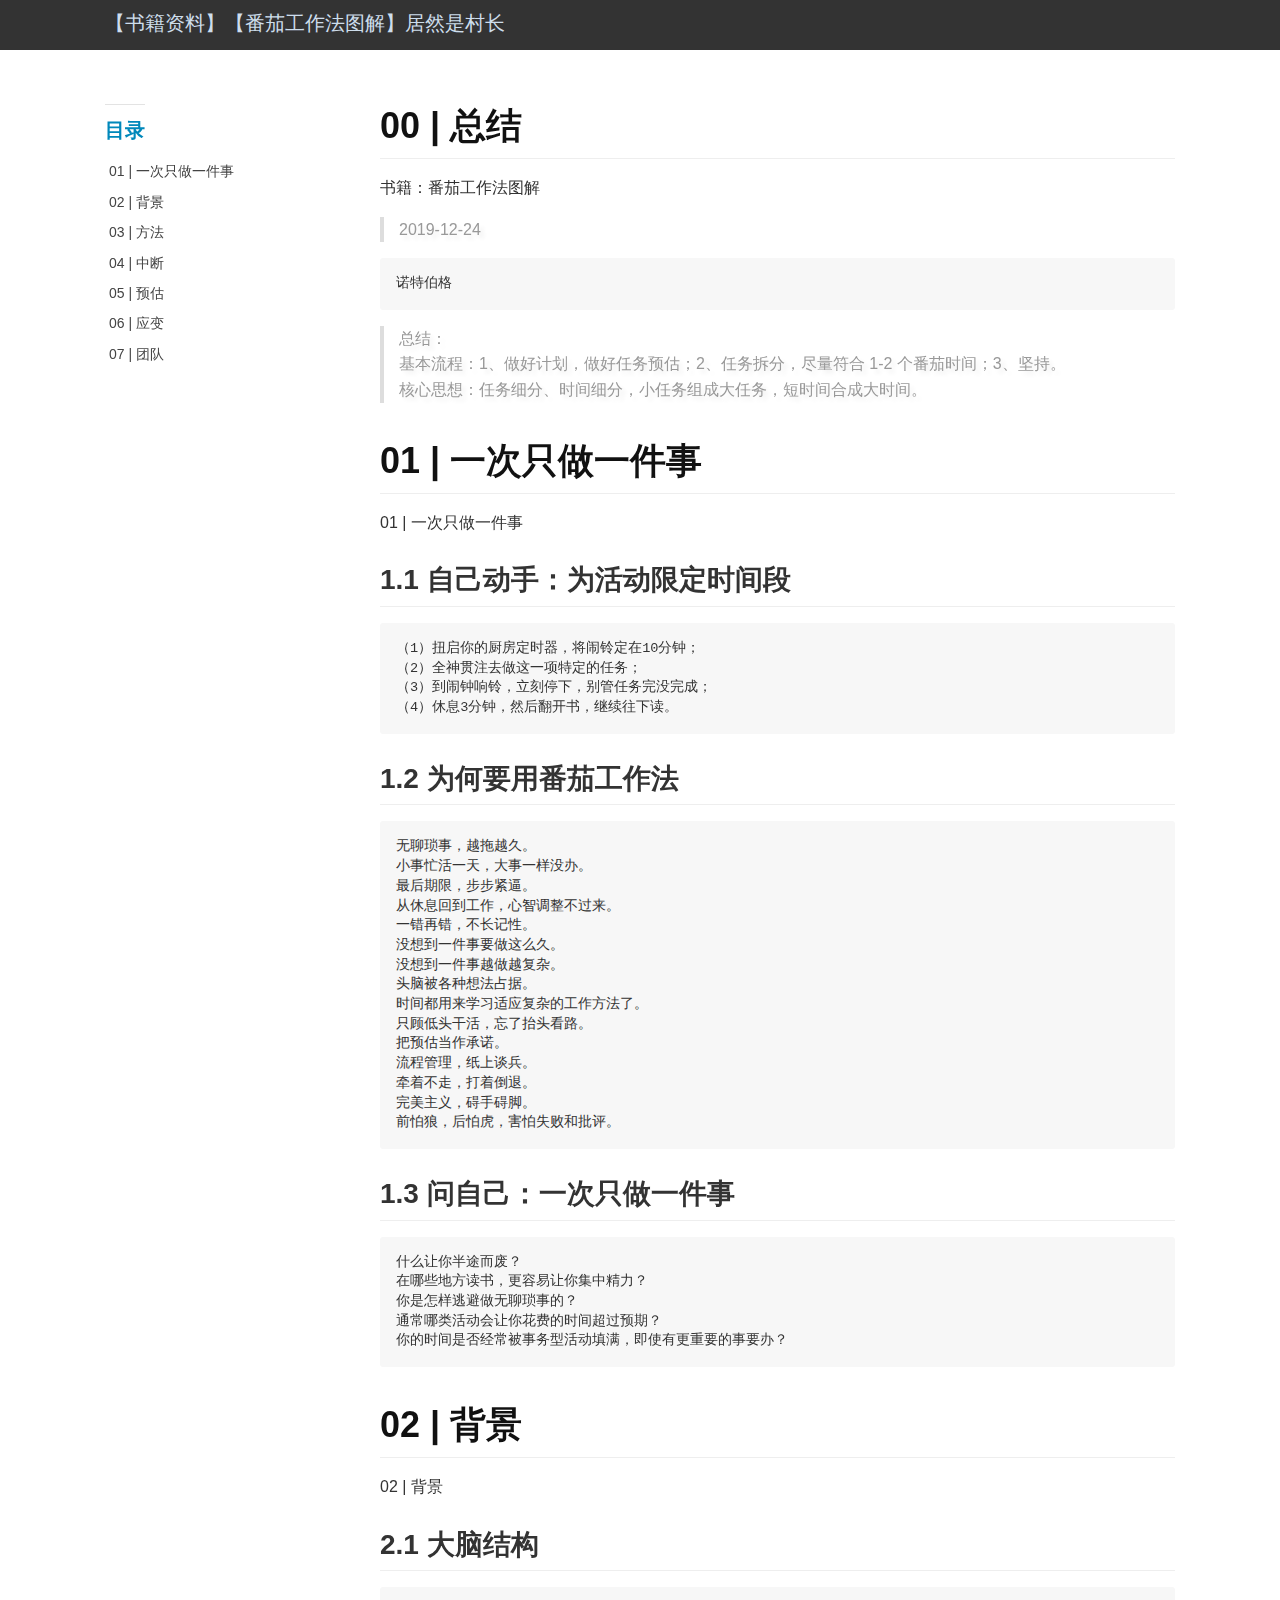
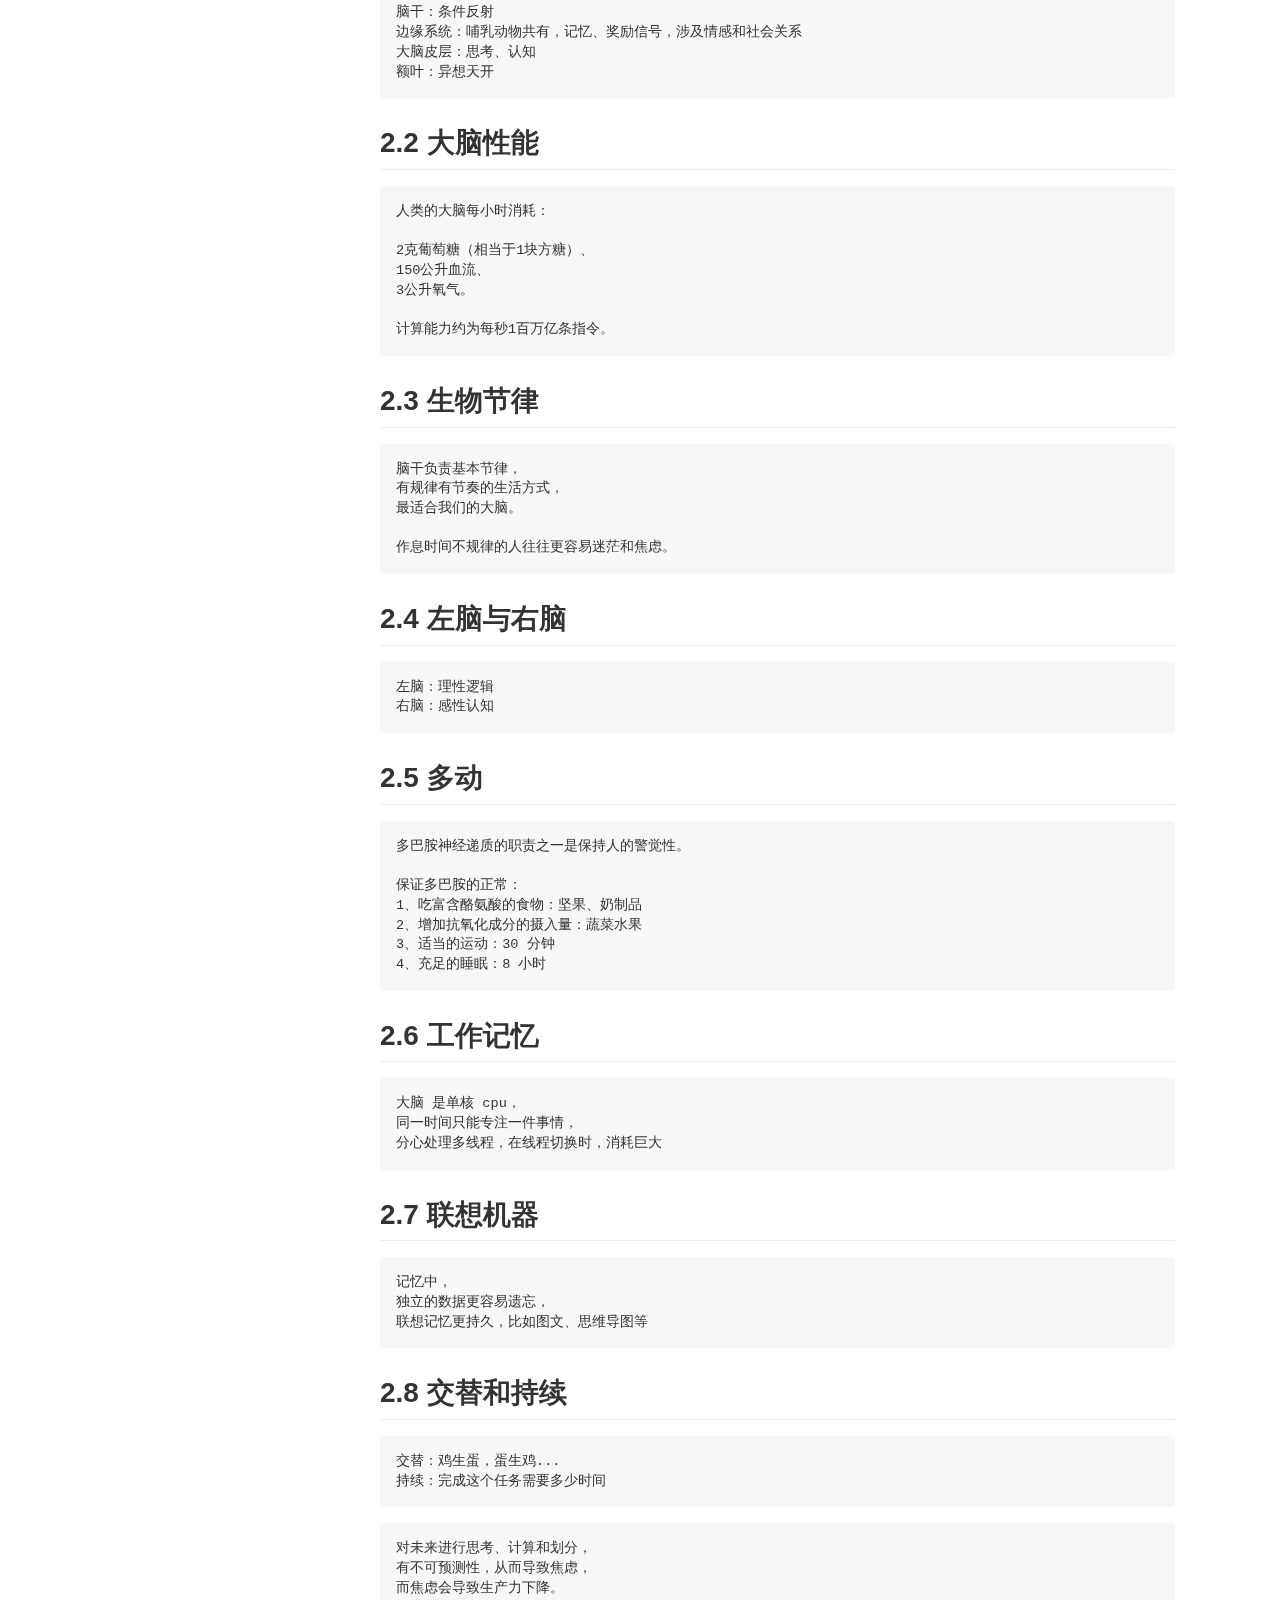
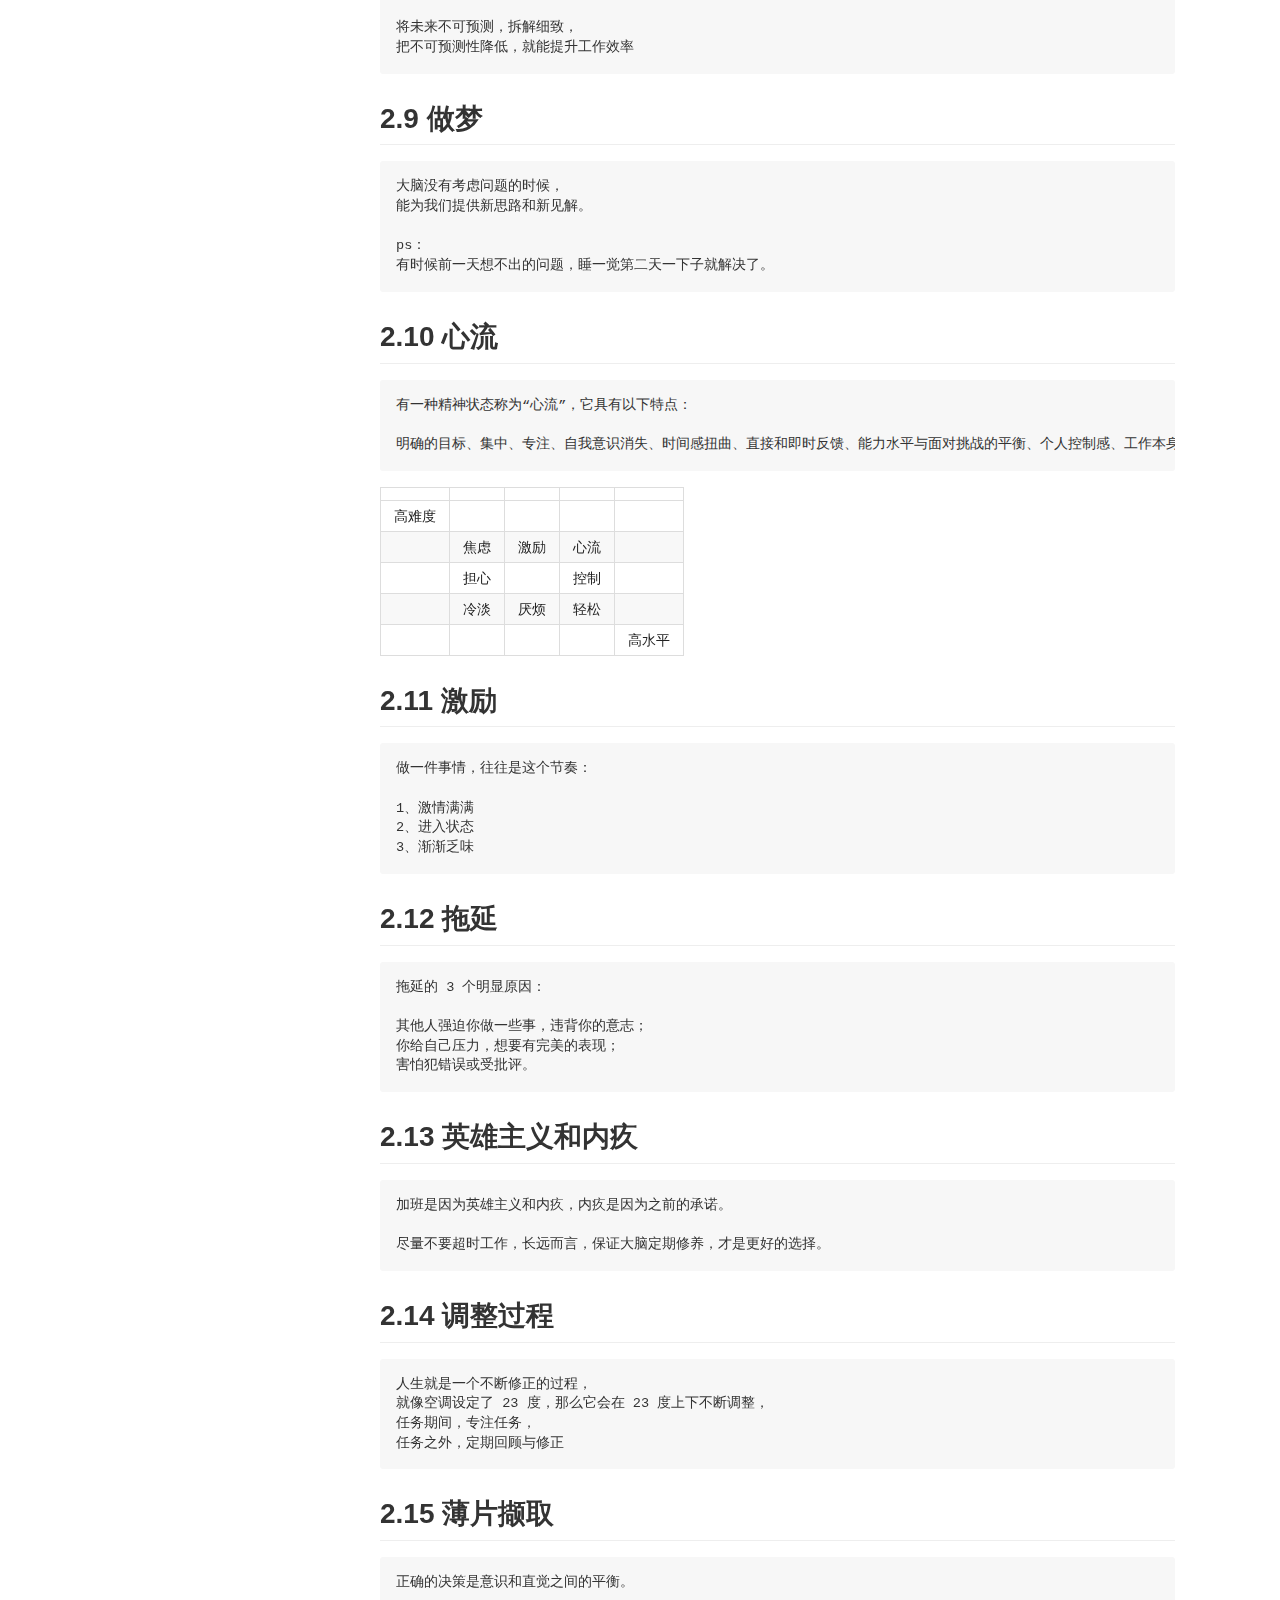
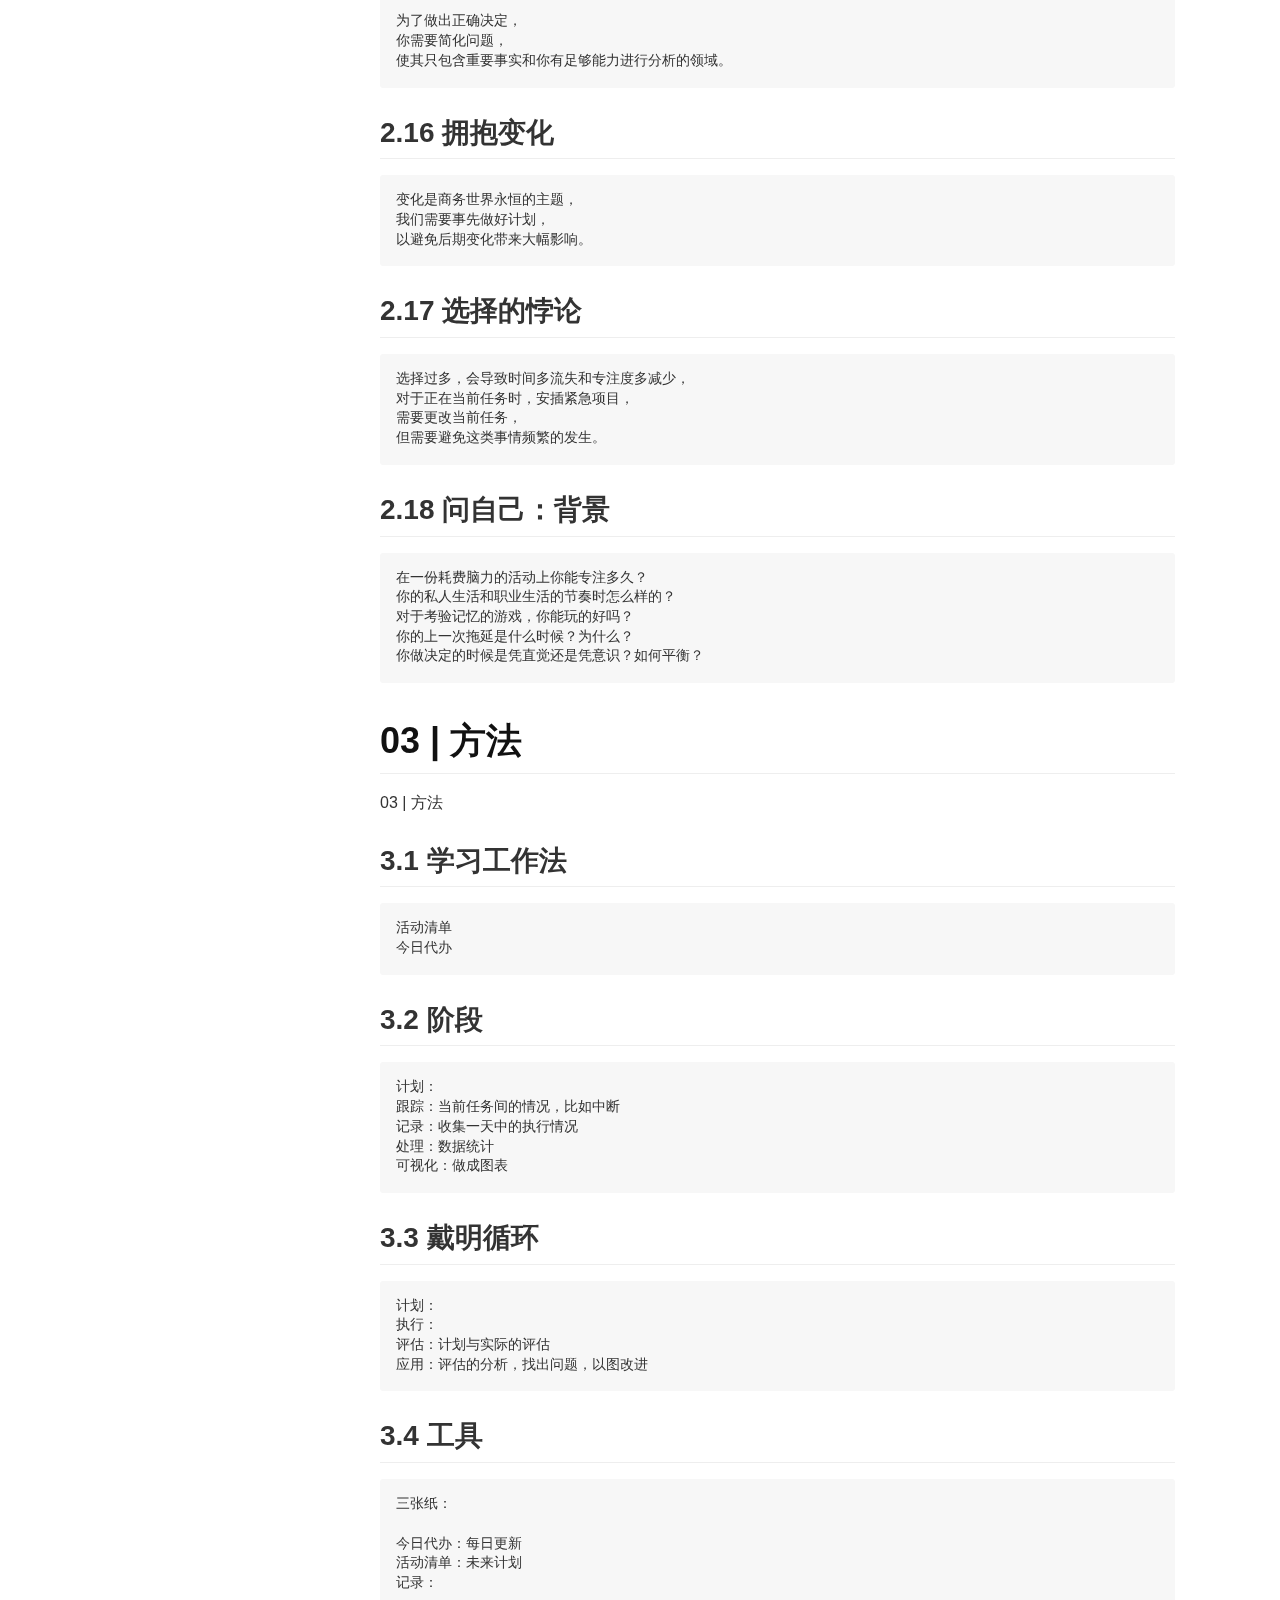
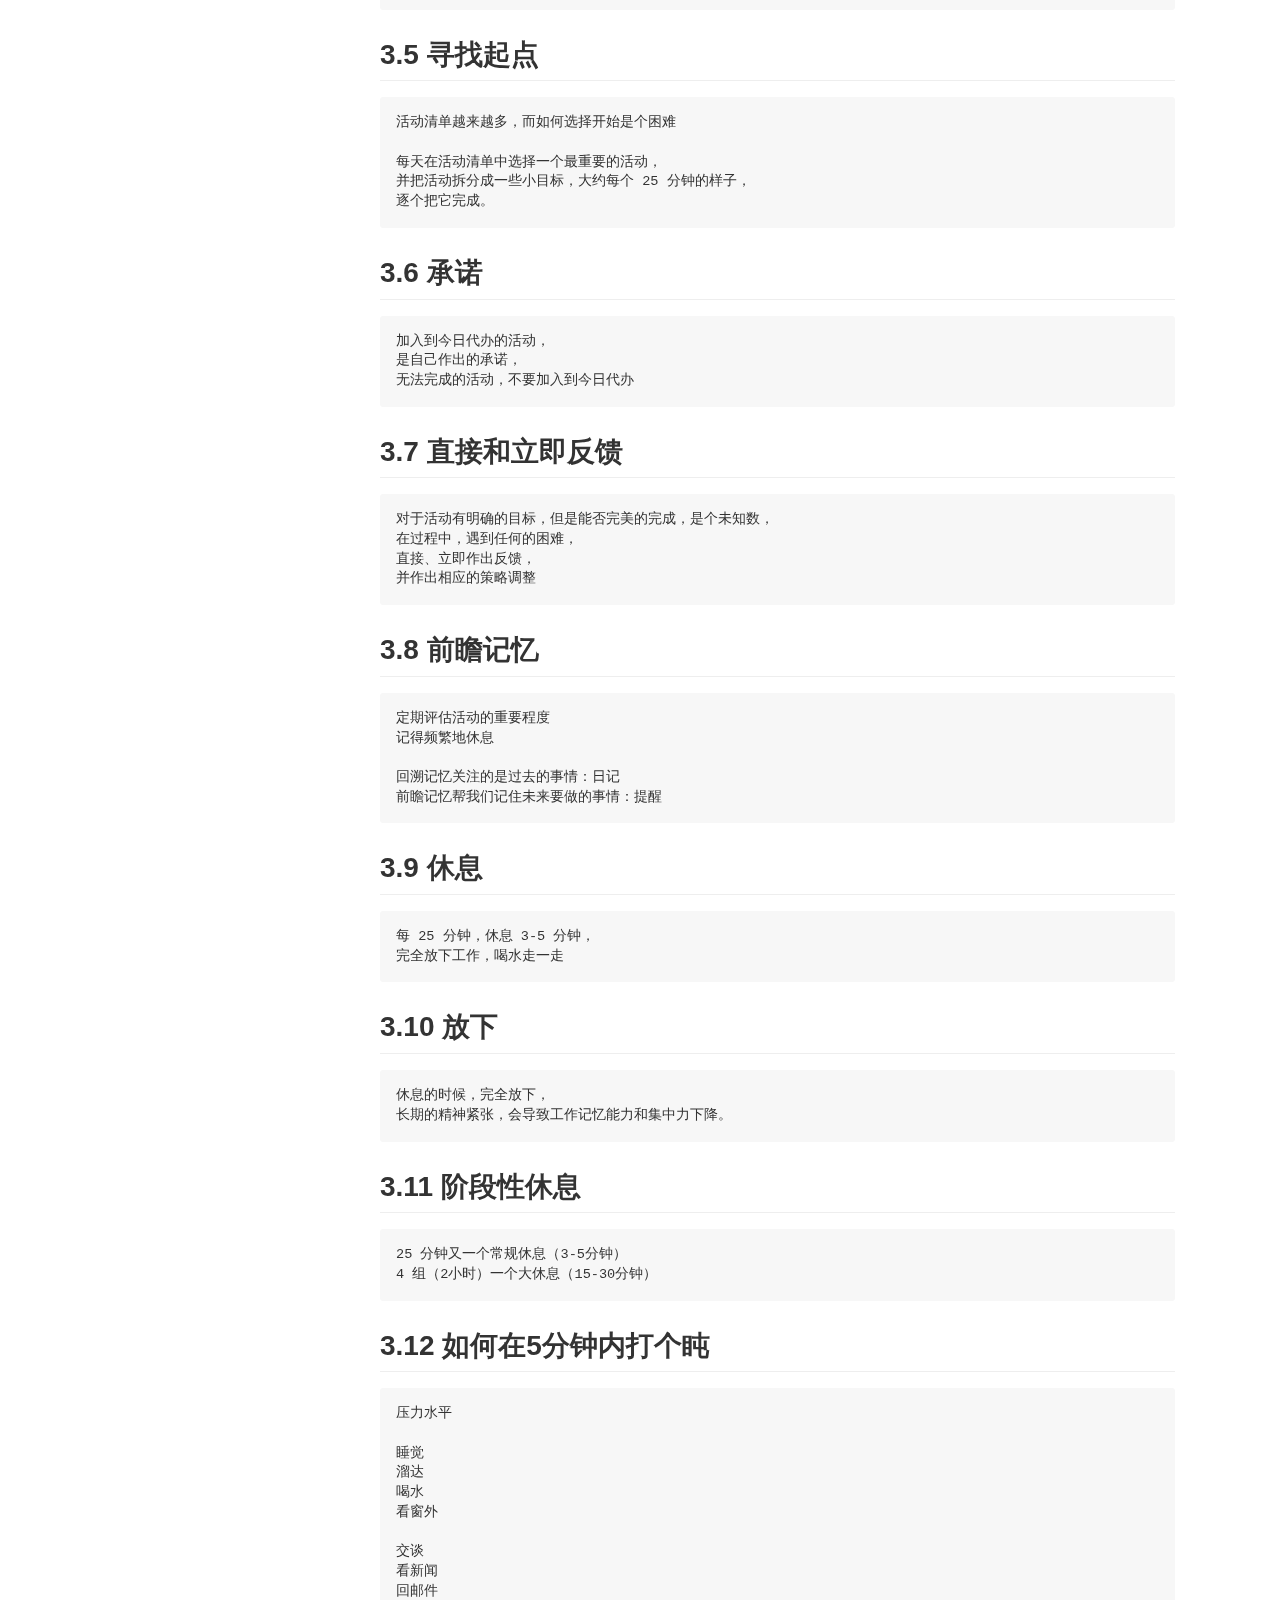
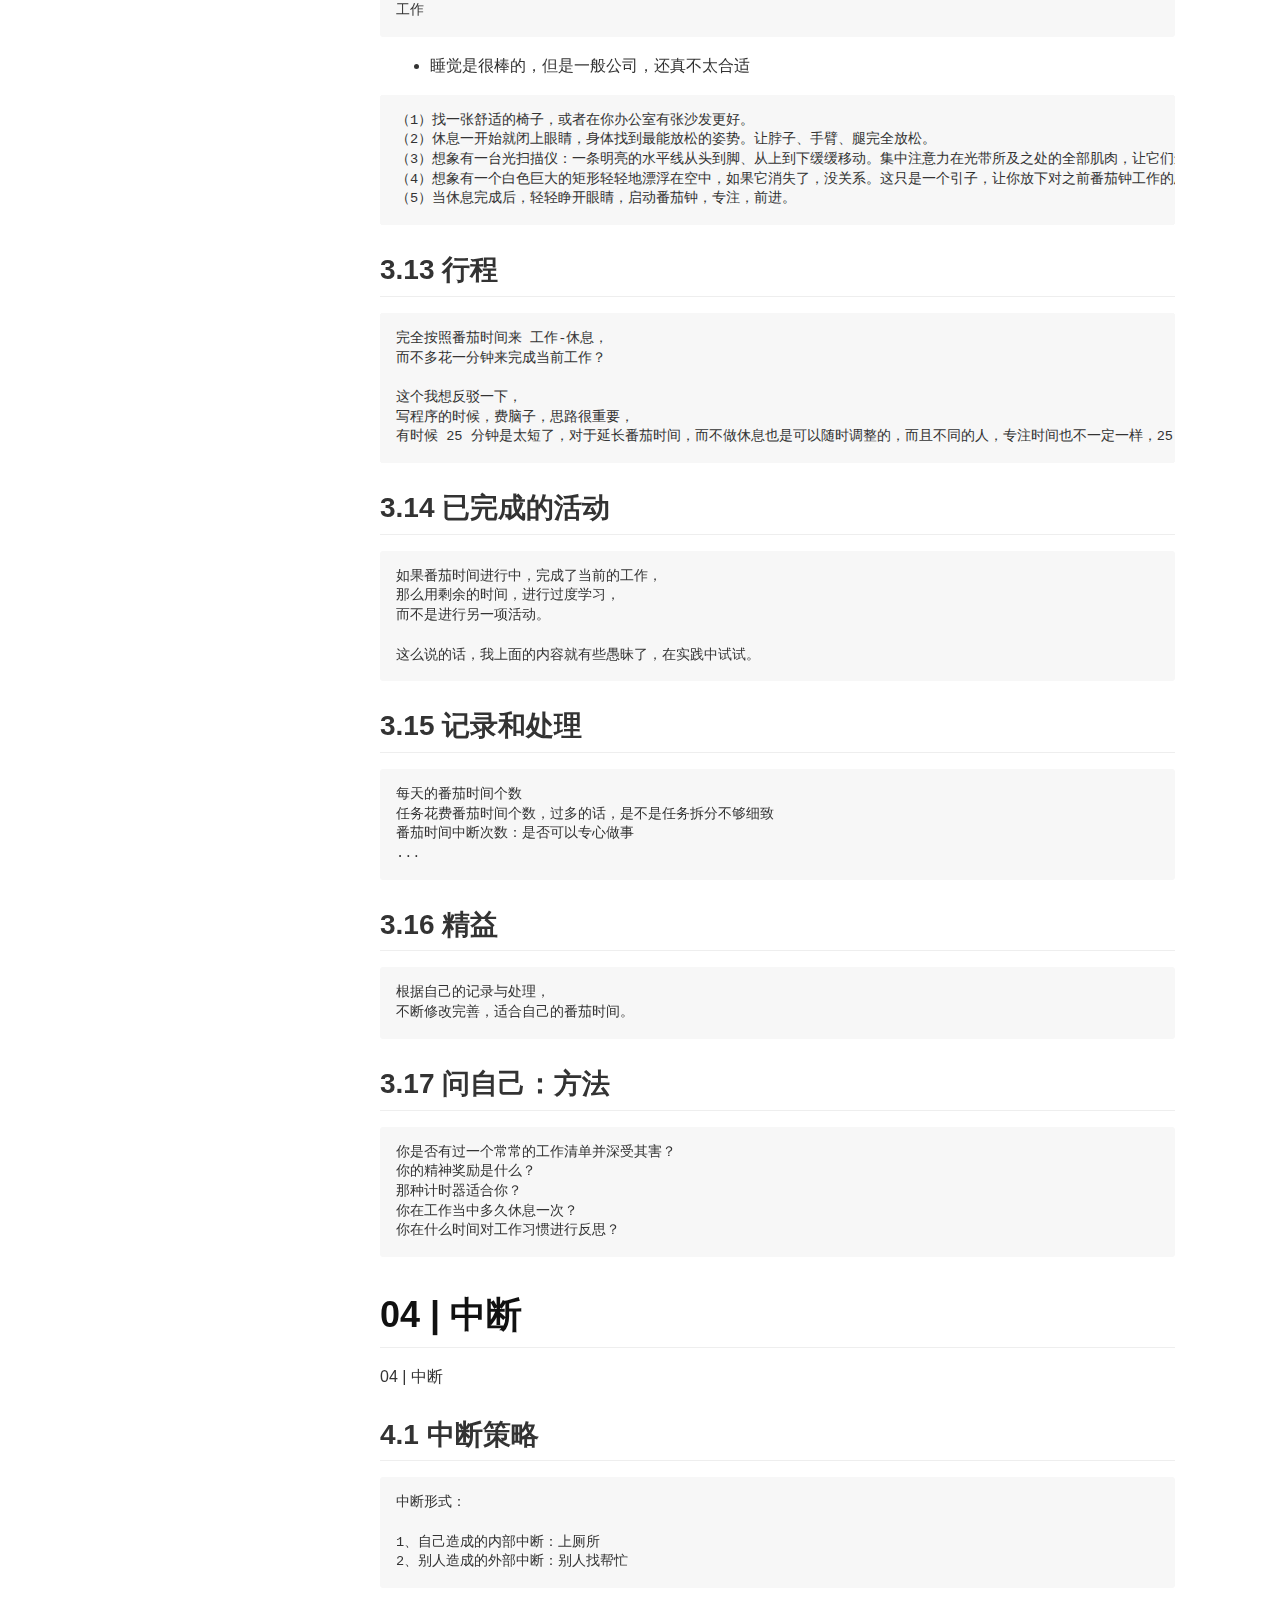
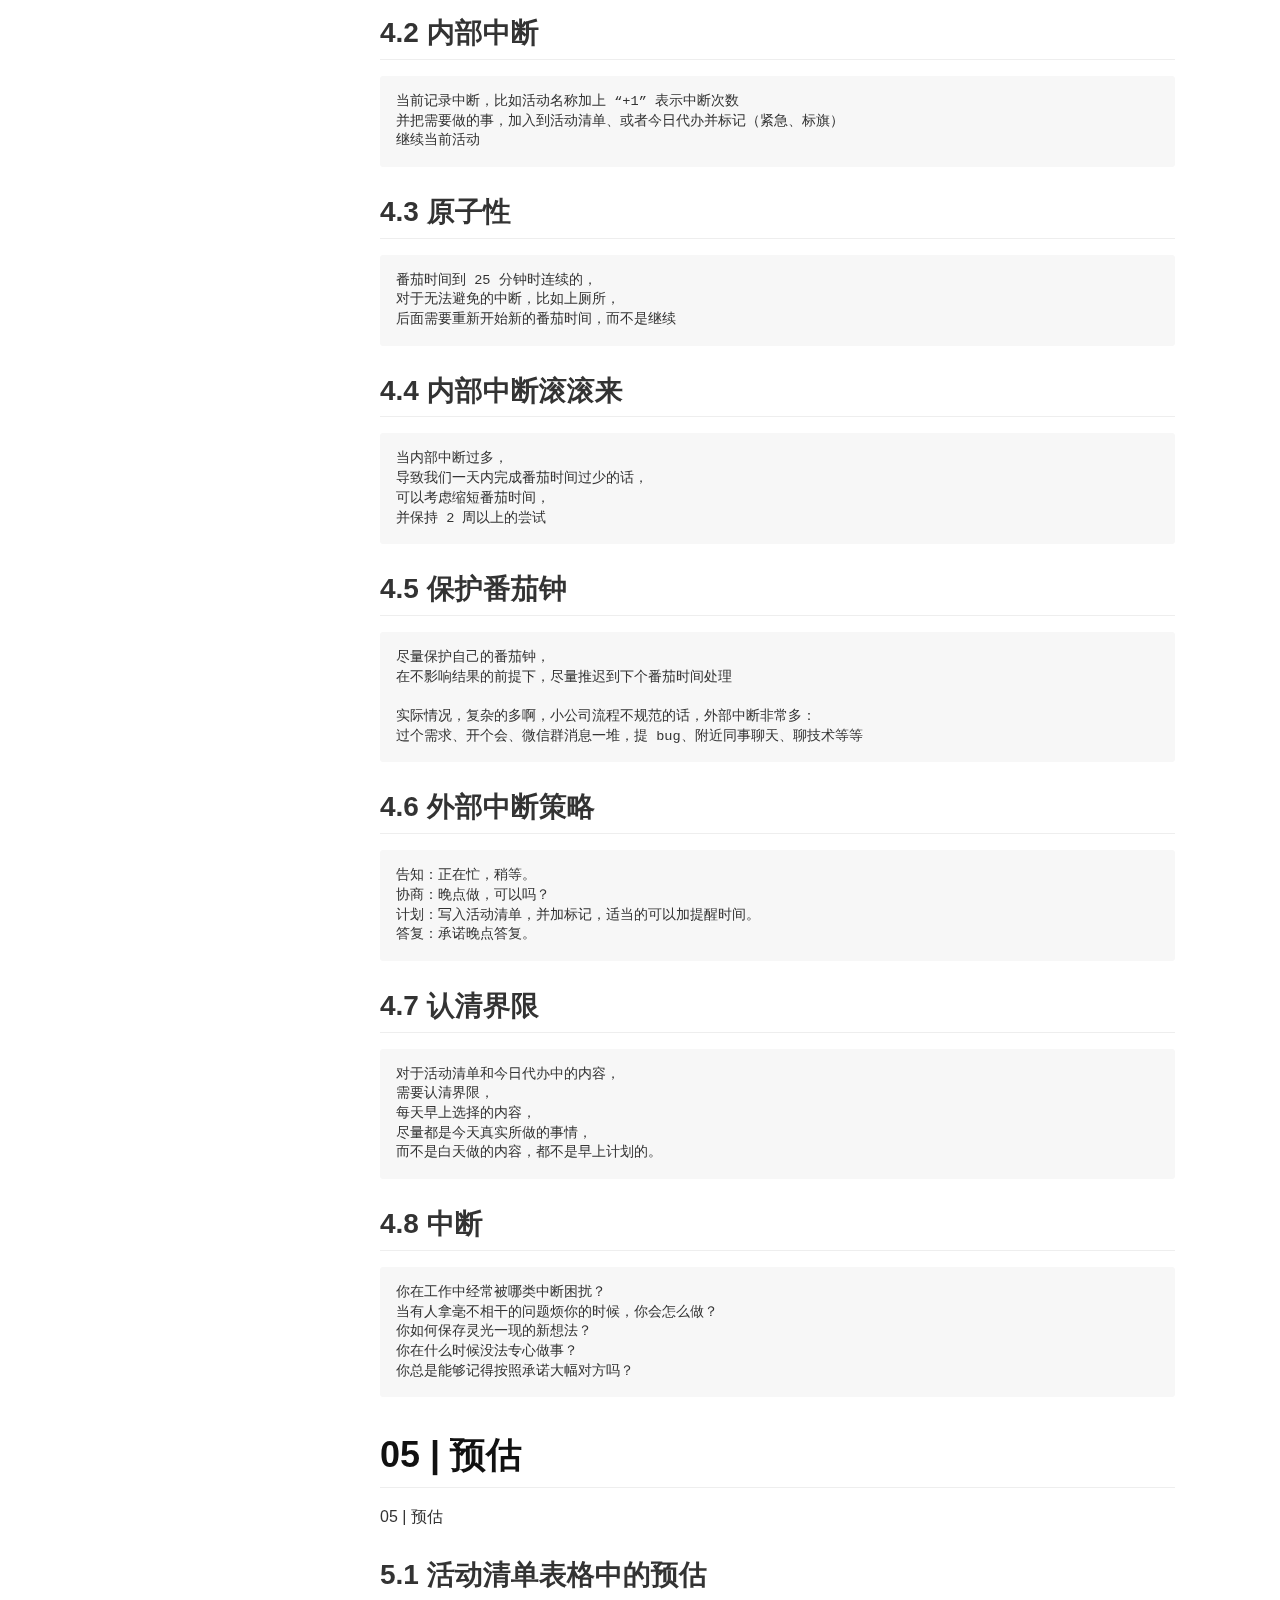
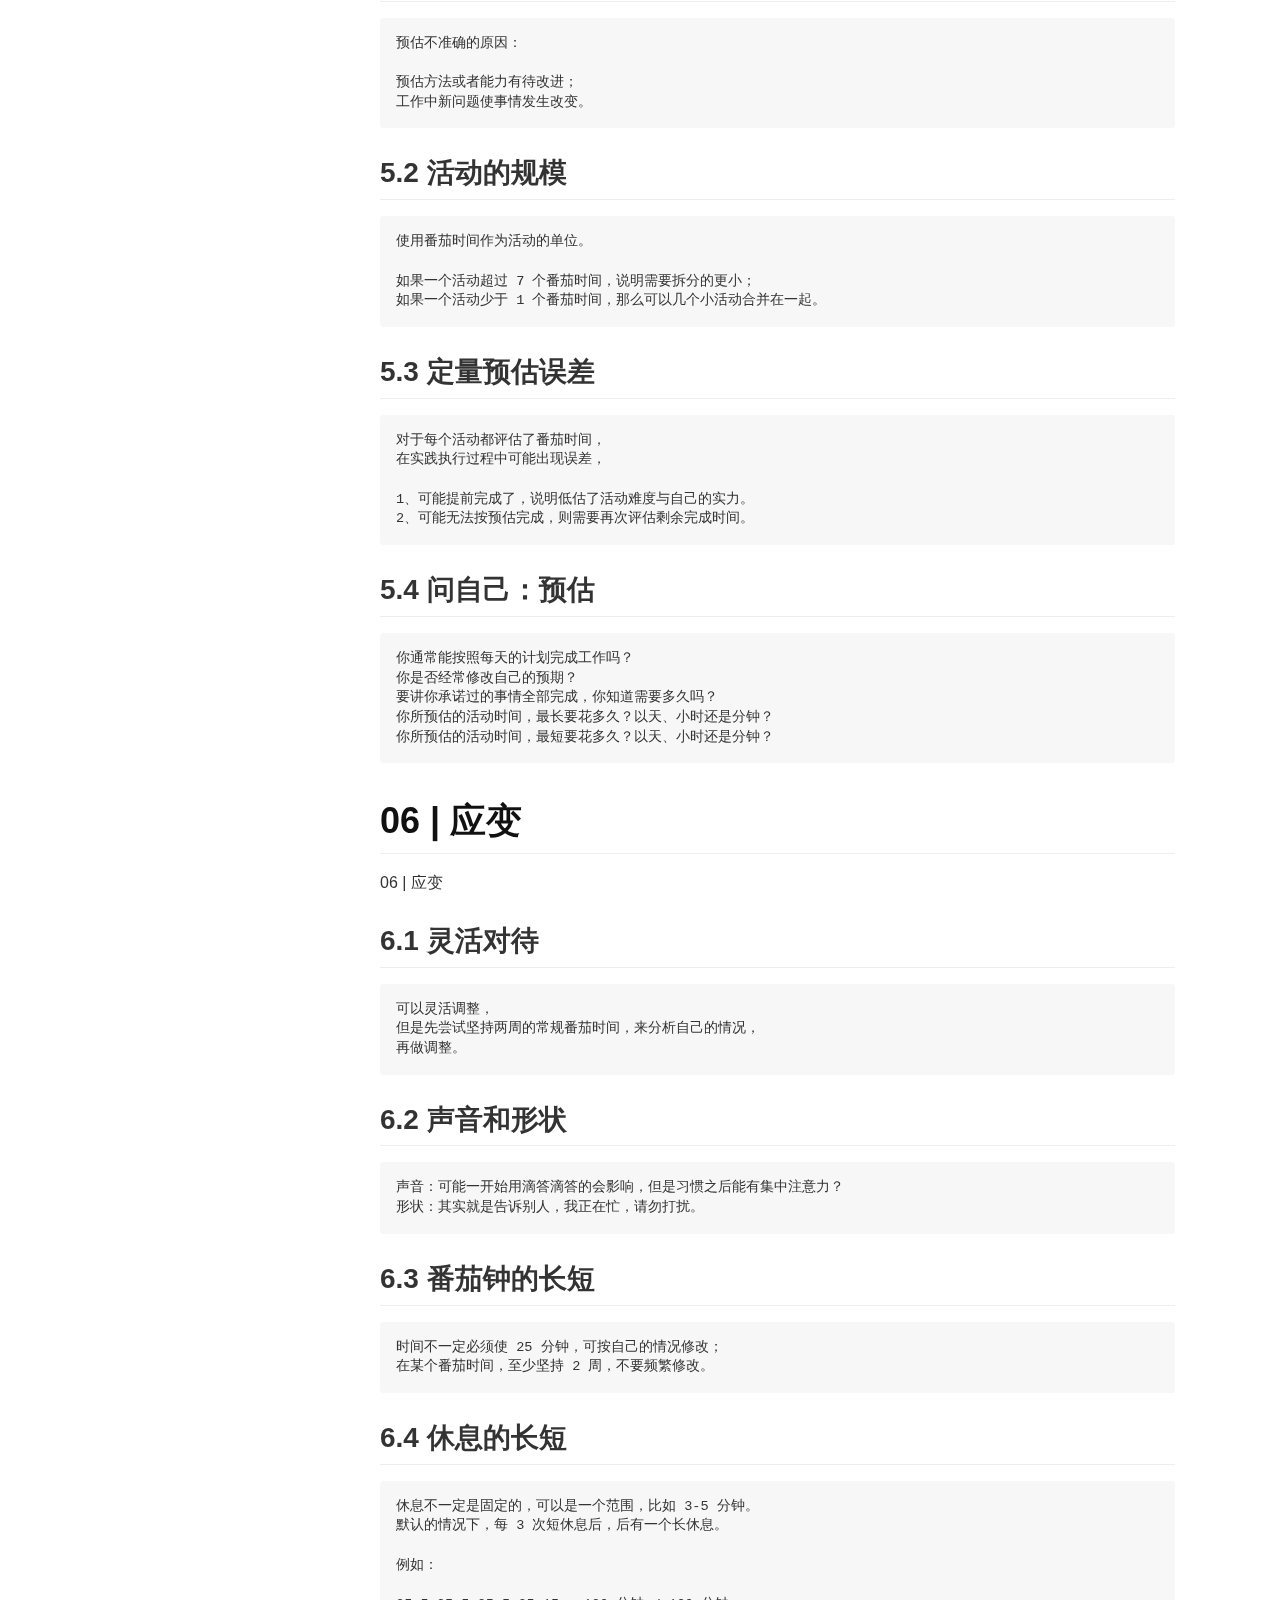
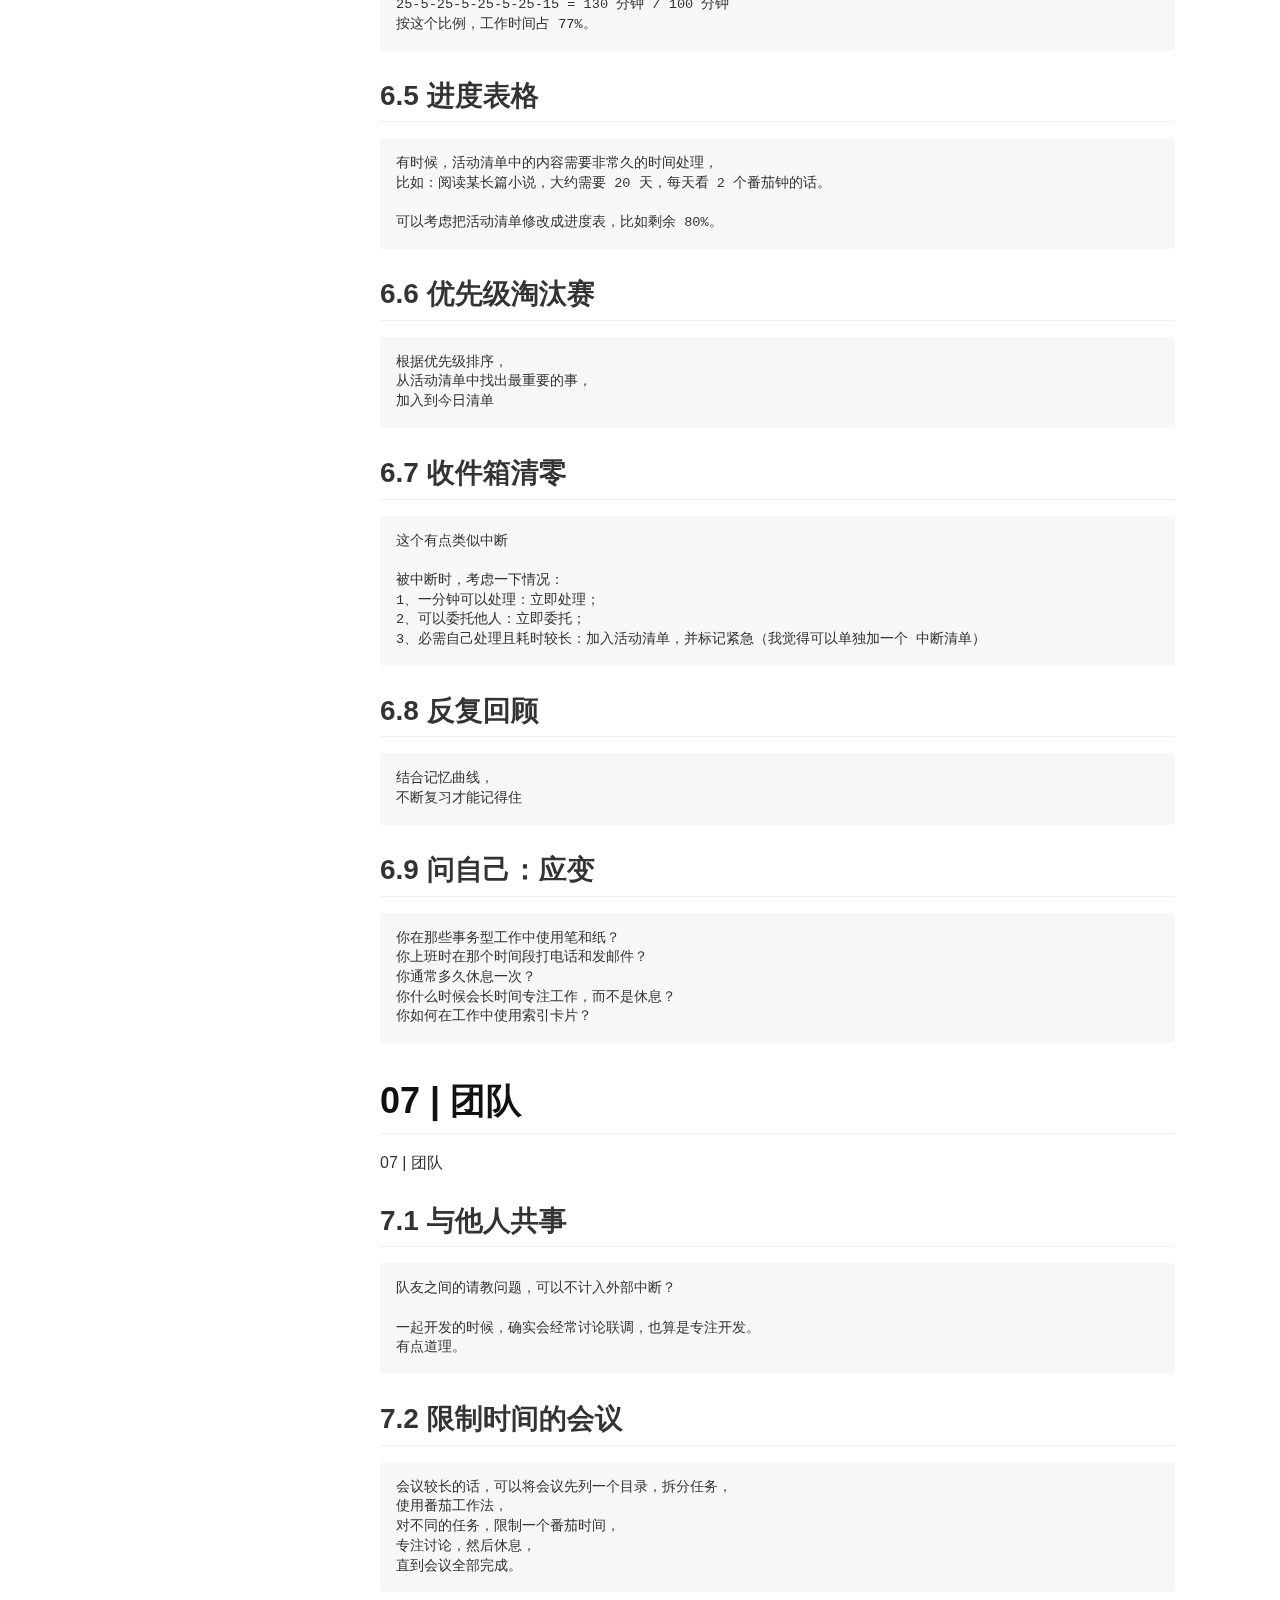
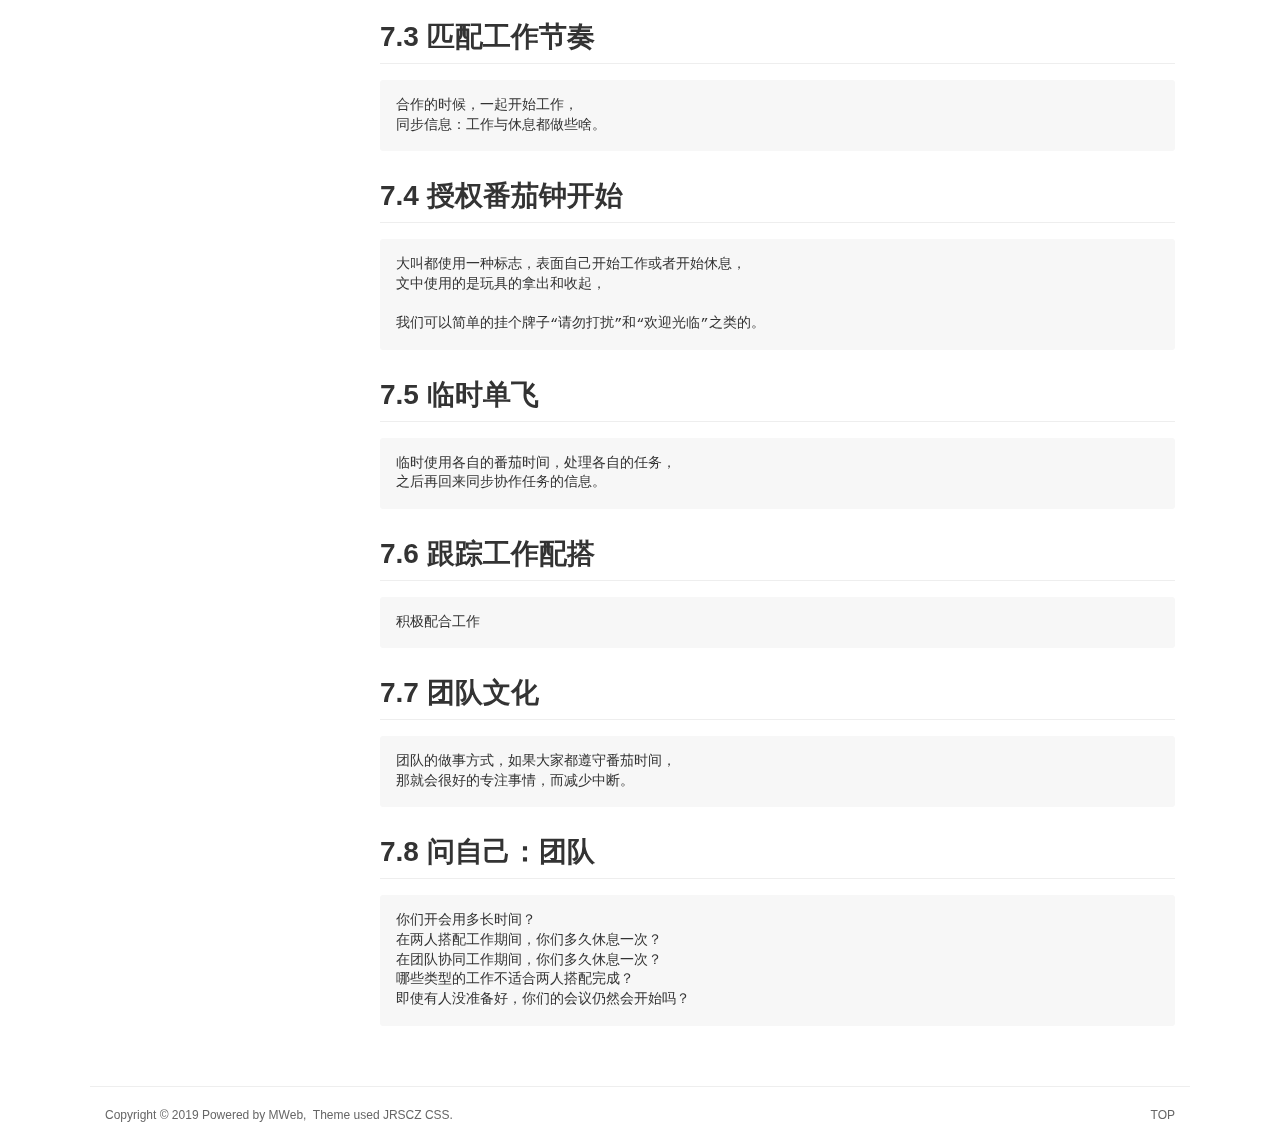
<file: docs/index.html>
<!doctype html>
<html class="no-js" lang="en">
  <head>
    <meta charset="utf-8" />
    <meta name="viewport" content="width=device-width, initial-scale=1.0" />
    <title>
    
  【书籍资料】【番茄工作法图解】居然是村长
  
  </title>
 <meta name="description" content="">
 <link href="atom.xml" rel="alternate" title="【书籍资料】【番茄工作法图解】居然是村长" type="application/atom+xml">
    <link rel="stylesheet" href="asset/css/foundation.min.css" />
    <link rel="stylesheet" href="asset/css/docs.css" />

    <script src="asset/js/vendor/modernizr.js"></script>
    <script src="asset/js/vendor/jquery.js"></script>
    <script src="asset/highlightjs/highlight.pack.js"></script>
    <link href="asset/highlightjs/styles/github.css" media="screen, projection" rel="stylesheet" type="text/css">
    <script>hljs.initHighlightingOnLoad();</script>
    
  </head>
  <body class="antialiased hide-extras">
    
    <div class="marketing off-canvas-wrap" data-offcanvas>
      <div class="inner-wrap">


<nav class="top-bar docs-bar hide-for-small" data-topbar>

<div id="header">
    <h1><a href="index.html">【书籍资料】【番茄工作法图解】居然是村长</a></h1>
</div>

</nav>
        <nav class="tab-bar show-for-small">
  <a href="javascript:void(0)" class="left-off-canvas-toggle menu-icon">
    <span> &nbsp; 【书籍资料】【番茄工作法图解】居然是村长</span>
  </a>
</nav>

<aside class="left-off-canvas-menu">
      <ul class="off-canvas-list">
      <li><a href="index.html">Home</a></li>
      
        <li class="divider"></li>
        <li><label>目录</label></li>

          
            <li><a title="01 | 一次只做一件事" href="%E3%80%90%E4%B9%A6%E7%B1%8D%E8%B5%84%E6%96%99%E3%80%91%E3%80%90%E7%95%AA%E8%8C%84%E5%B7%A5%E4%BD%9C%E6%B3%95%E5%9B%BE%E8%A7%A3%E3%80%9101%20%7C%20%E4%B8%80%E6%AC%A1%E5%8F%AA%E5%81%9A%E4%B8%80%E4%BB%B6%E4%BA%8B.html">01 | 一次只做一件事</a></li>
          
            <li><a title="02 | 背景" href="%E3%80%90%E4%B9%A6%E7%B1%8D%E8%B5%84%E6%96%99%E3%80%91%E3%80%90%E7%95%AA%E8%8C%84%E5%B7%A5%E4%BD%9C%E6%B3%95%E5%9B%BE%E8%A7%A3%E3%80%9102%20%7C%20%E8%83%8C%E6%99%AF.html">02 | 背景</a></li>
          
            <li><a title="03 | 方法" href="%E3%80%90%E4%B9%A6%E7%B1%8D%E8%B5%84%E6%96%99%E3%80%91%E3%80%90%E7%95%AA%E8%8C%84%E5%B7%A5%E4%BD%9C%E6%B3%95%E5%9B%BE%E8%A7%A3%E3%80%9101%20%7C%20%E6%96%B9%E6%B3%95.html">03 | 方法</a></li>
          
            <li><a title="04 | 中断" href="%E3%80%90%E4%B9%A6%E7%B1%8D%E8%B5%84%E6%96%99%E3%80%91%E3%80%90%E7%95%AA%E8%8C%84%E5%B7%A5%E4%BD%9C%E6%B3%95%E5%9B%BE%E8%A7%A3%E3%80%9104%20%7C%20%E4%B8%AD%E6%96%AD.html">04 | 中断</a></li>
          
            <li><a title="05 | 预估" href="%E3%80%90%E4%B9%A6%E7%B1%8D%E8%B5%84%E6%96%99%E3%80%91%E3%80%90%E7%95%AA%E8%8C%84%E5%B7%A5%E4%BD%9C%E6%B3%95%E5%9B%BE%E8%A7%A3%E3%80%9105%20%7C%20%E9%A2%84%E4%BC%B0.html">05 | 预估</a></li>
          
            <li><a title="06 | 应变" href="%E3%80%90%E4%B9%A6%E7%B1%8D%E8%B5%84%E6%96%99%E3%80%91%E3%80%90%E7%95%AA%E8%8C%84%E5%B7%A5%E4%BD%9C%E6%B3%95%E5%9B%BE%E8%A7%A3%E3%80%9106%20%7C%20%E5%BA%94%E5%8F%98.html">06 | 应变</a></li>
          
            <li><a title="07 | 团队" href="%E3%80%90%E4%B9%A6%E7%B1%8D%E8%B5%84%E6%96%99%E3%80%91%E3%80%90%E7%95%AA%E8%8C%84%E5%B7%A5%E4%BD%9C%E6%B3%95%E5%9B%BE%E8%A7%A3%E3%80%9107%20%7C%20%E5%9B%A2%E9%98%9F.html">07 | 团队</a></li>
          

      
      </ul>
    </aside>

<a class="exit-off-canvas" href="#"></a>

        <section id="main-content" role="main" class="scroll-container">

          <div class="row">
            <div class="large-3 medium-3 columns">
              <div class="hide-for-small">
                <div class="sidebar">
                <nav>
                  <ul id="side-nav" class="side-nav">

                    
                      <li class="side-title"><span>目录</span></li>
                        
                          <li><a title="01 | 一次只做一件事" href="%E3%80%90%E4%B9%A6%E7%B1%8D%E8%B5%84%E6%96%99%E3%80%91%E3%80%90%E7%95%AA%E8%8C%84%E5%B7%A5%E4%BD%9C%E6%B3%95%E5%9B%BE%E8%A7%A3%E3%80%9101%20%7C%20%E4%B8%80%E6%AC%A1%E5%8F%AA%E5%81%9A%E4%B8%80%E4%BB%B6%E4%BA%8B.html">01 | 一次只做一件事</a></li>
                        
                          <li><a title="02 | 背景" href="%E3%80%90%E4%B9%A6%E7%B1%8D%E8%B5%84%E6%96%99%E3%80%91%E3%80%90%E7%95%AA%E8%8C%84%E5%B7%A5%E4%BD%9C%E6%B3%95%E5%9B%BE%E8%A7%A3%E3%80%9102%20%7C%20%E8%83%8C%E6%99%AF.html">02 | 背景</a></li>
                        
                          <li><a title="03 | 方法" href="%E3%80%90%E4%B9%A6%E7%B1%8D%E8%B5%84%E6%96%99%E3%80%91%E3%80%90%E7%95%AA%E8%8C%84%E5%B7%A5%E4%BD%9C%E6%B3%95%E5%9B%BE%E8%A7%A3%E3%80%9101%20%7C%20%E6%96%B9%E6%B3%95.html">03 | 方法</a></li>
                        
                          <li><a title="04 | 中断" href="%E3%80%90%E4%B9%A6%E7%B1%8D%E8%B5%84%E6%96%99%E3%80%91%E3%80%90%E7%95%AA%E8%8C%84%E5%B7%A5%E4%BD%9C%E6%B3%95%E5%9B%BE%E8%A7%A3%E3%80%9104%20%7C%20%E4%B8%AD%E6%96%AD.html">04 | 中断</a></li>
                        
                          <li><a title="05 | 预估" href="%E3%80%90%E4%B9%A6%E7%B1%8D%E8%B5%84%E6%96%99%E3%80%91%E3%80%90%E7%95%AA%E8%8C%84%E5%B7%A5%E4%BD%9C%E6%B3%95%E5%9B%BE%E8%A7%A3%E3%80%9105%20%7C%20%E9%A2%84%E4%BC%B0.html">05 | 预估</a></li>
                        
                          <li><a title="06 | 应变" href="%E3%80%90%E4%B9%A6%E7%B1%8D%E8%B5%84%E6%96%99%E3%80%91%E3%80%90%E7%95%AA%E8%8C%84%E5%B7%A5%E4%BD%9C%E6%B3%95%E5%9B%BE%E8%A7%A3%E3%80%9106%20%7C%20%E5%BA%94%E5%8F%98.html">06 | 应变</a></li>
                        
                          <li><a title="07 | 团队" href="%E3%80%90%E4%B9%A6%E7%B1%8D%E8%B5%84%E6%96%99%E3%80%91%E3%80%90%E7%95%AA%E8%8C%84%E5%B7%A5%E4%BD%9C%E6%B3%95%E5%9B%BE%E8%A7%A3%E3%80%9107%20%7C%20%E5%9B%A2%E9%98%9F.html">07 | 团队</a></li>
                        

                    
                  </ul>
                </nav>
                </div>
              </div>
            </div>
            <div class="large-9 medium-9 columns">

 


	
		<div class="markdown-body">
		<h1>00 | 总结</h1>

		<p>书籍：番茄工作法图解</p>

<blockquote>
<p>2019-12-24</p>
</blockquote>

<pre><code>诺特伯格
</code></pre>

<blockquote>
<p>总结：<br/>
基本流程：1、做好计划，做好任务预估；2、任务拆分，尽量符合 1-2 个番茄时间；3、坚持。<br/>
核心思想：任务细分、时间细分，小任务组成大任务，短时间合成大时间。</p>
</blockquote>

<h1 id="toc_0">01 | 一次只做一件事</h1>

<p>01 | 一次只做一件事</p>

<h2 id="toc_1">1.1 自己动手：为活动限定时间段</h2>

<pre><code>（1）扭启你的厨房定时器，将闹铃定在10分钟；
（2）全神贯注去做这一项特定的任务；
（3）到闹钟响铃，立刻停下，别管任务完没完成；
（4）休息3分钟，然后翻开书，继续往下读。
</code></pre>

<h2 id="toc_2">1.2 为何要用番茄工作法</h2>

<pre><code>无聊琐事，越拖越久。
小事忙活一天，大事一样没办。
最后期限，步步紧逼。
从休息回到工作，心智调整不过来。
一错再错，不长记性。
没想到一件事要做这么久。
没想到一件事越做越复杂。
头脑被各种想法占据。
时间都用来学习适应复杂的工作方法了。
只顾低头干活，忘了抬头看路。
把预估当作承诺。
流程管理，纸上谈兵。
牵着不走，打着倒退。
完美主义，碍手碍脚。
前怕狼，后怕虎，害怕失败和批评。
</code></pre>

<h2 id="toc_3">1.3 问自己：一次只做一件事</h2>

<pre><code>什么让你半途而废？
在哪些地方读书，更容易让你集中精力？
你是怎样逃避做无聊琐事的？
通常哪类活动会让你花费的时间超过预期？
你的时间是否经常被事务型活动填满，即使有更重要的事要办？
</code></pre>

<h1 id="toc_4">02 | 背景</h1>

<p>02 | 背景</p>

<h2 id="toc_5">2.1 大脑结构</h2>

<pre><code>脑干：条件反射
边缘系统：哺乳动物共有，记忆、奖励信号，涉及情感和社会关系
大脑皮层：思考、认知
额叶：异想天开
</code></pre>

<h2 id="toc_6">2.2 大脑性能</h2>

<pre><code>人类的大脑每小时消耗：

2克葡萄糖（相当于1块方糖）、
150公升血流、
3公升氧气。

计算能力约为每秒1百万亿条指令。
</code></pre>

<h2 id="toc_7">2.3 生物节律</h2>

<pre><code>脑干负责基本节律，
有规律有节奏的生活方式，
最适合我们的大脑。

作息时间不规律的人往往更容易迷茫和焦虑。
</code></pre>

<h2 id="toc_8">2.4 左脑与右脑</h2>

<pre><code>左脑：理性逻辑
右脑：感性认知
</code></pre>

<h2 id="toc_9">2.5 多动</h2>

<pre><code>多巴胺神经递质的职责之一是保持人的警觉性。

保证多巴胺的正常：
1、吃富含酪氨酸的食物：坚果、奶制品
2、增加抗氧化成分的摄入量：蔬菜水果
3、适当的运动：30 分钟
4、充足的睡眠：8 小时
</code></pre>

<h2 id="toc_10">2.6 工作记忆</h2>

<pre><code>大脑 是单核 cpu，
同一时间只能专注一件事情，
分心处理多线程，在线程切换时，消耗巨大
</code></pre>

<h2 id="toc_11">2.7 联想机器</h2>

<pre><code>记忆中，
独立的数据更容易遗忘，
联想记忆更持久，比如图文、思维导图等
</code></pre>

<h2 id="toc_12">2.8 交替和持续</h2>

<pre><code>交替：鸡生蛋，蛋生鸡...
持续：完成这个任务需要多少时间
</code></pre>

<pre><code>对未来进行思考、计算和划分，
有不可预测性，从而导致焦虑，
而焦虑会导致生产力下降。

将未来不可预测，拆解细致，
把不可预测性降低，就能提升工作效率
</code></pre>

<h2 id="toc_13">2.9 做梦</h2>

<pre><code>大脑没有考虑问题的时候，
能为我们提供新思路和新见解。

ps：
有时候前一天想不出的问题，睡一觉第二天一下子就解决了。
</code></pre>

<h2 id="toc_14">2.10 心流</h2>

<pre><code>有一种精神状态称为“心流”，它具有以下特点：

明确的目标、集中、专注、自我意识消失、时间感扭曲、直接和即时反馈、能力水平与面对挑战的平衡、个人控制感、工作本身的内在奖励、行为与认知的合一。
</code></pre>

<table>
<thead>
<tr>
<th></th>
<th></th>
<th></th>
<th></th>
<th></th>
</tr>
</thead>

<tbody>
<tr>
<td>高难度</td>
<td></td>
<td></td>
<td></td>
<td></td>
</tr>
<tr>
<td></td>
<td>焦虑</td>
<td>激励</td>
<td>心流</td>
<td></td>
</tr>
<tr>
<td></td>
<td>担心</td>
<td></td>
<td>控制</td>
<td></td>
</tr>
<tr>
<td></td>
<td>冷淡</td>
<td>厌烦</td>
<td>轻松</td>
<td></td>
</tr>
<tr>
<td></td>
<td></td>
<td></td>
<td></td>
<td>高水平</td>
</tr>
</tbody>
</table>

<h2 id="toc_15">2.11 激励</h2>

<pre><code>做一件事情，往往是这个节奏：

1、激情满满
2、进入状态
3、渐渐乏味
</code></pre>

<h2 id="toc_16">2.12 拖延</h2>

<pre><code>拖延的 3 个明显原因：

其他人强迫你做一些事，违背你的意志；
你给自己压力，想要有完美的表现；
害怕犯错误或受批评。
</code></pre>

<h2 id="toc_17">2.13 英雄主义和内疚</h2>

<pre><code>加班是因为英雄主义和内疚，内疚是因为之前的承诺。

尽量不要超时工作，长远而言，保证大脑定期修养，才是更好的选择。
</code></pre>

<h2 id="toc_18">2.14 调整过程</h2>

<pre><code>人生就是一个不断修正的过程，
就像空调设定了 23 度，那么它会在 23 度上下不断调整，
任务期间，专注任务，
任务之外，定期回顾与修正
</code></pre>

<h2 id="toc_19">2.15 薄片撷取</h2>

<pre><code>正确的决策是意识和直觉之间的平衡。

为了做出正确决定，
你需要简化问题，
使其只包含重要事实和你有足够能力进行分析的领域。
</code></pre>

<h2 id="toc_20">2.16 拥抱变化</h2>

<pre><code>变化是商务世界永恒的主题，
我们需要事先做好计划，
以避免后期变化带来大幅影响。
</code></pre>

<h2 id="toc_21">2.17 选择的悖论</h2>

<pre><code>选择过多，会导致时间多流失和专注度多减少，
对于正在当前任务时，安插紧急项目，
需要更改当前任务，
但需要避免这类事情频繁的发生。
</code></pre>

<h2 id="toc_22">2.18 问自己：背景</h2>

<pre><code>在一份耗费脑力的活动上你能专注多久？
你的私人生活和职业生活的节奏时怎么样的？
对于考验记忆的游戏，你能玩的好吗？
你的上一次拖延是什么时候？为什么？
你做决定的时候是凭直觉还是凭意识？如何平衡？
</code></pre>

<h1 id="toc_23">03 | 方法</h1>

<p>03 | 方法</p>

<h2 id="toc_24">3.1 学习工作法</h2>

<pre><code>活动清单
今日代办
</code></pre>

<h2 id="toc_25">3.2 阶段</h2>

<pre><code>计划：
跟踪：当前任务间的情况，比如中断
记录：收集一天中的执行情况
处理：数据统计
可视化：做成图表
</code></pre>

<h2 id="toc_26">3.3 戴明循环</h2>

<pre><code>计划：
执行：
评估：计划与实际的评估
应用：评估的分析，找出问题，以图改进
</code></pre>

<h2 id="toc_27">3.4 工具</h2>

<pre><code>三张纸：

今日代办：每日更新
活动清单：未来计划
记录：
</code></pre>

<h2 id="toc_28">3.5 寻找起点</h2>

<pre><code>活动清单越来越多，而如何选择开始是个困难

每天在活动清单中选择一个最重要的活动，
并把活动拆分成一些小目标，大约每个 25 分钟的样子，
逐个把它完成。
</code></pre>

<h2 id="toc_29">3.6 承诺</h2>

<pre><code>加入到今日代办的活动，
是自己作出的承诺，
无法完成的活动，不要加入到今日代办
</code></pre>

<h2 id="toc_30">3.7 直接和立即反馈</h2>

<pre><code>对于活动有明确的目标，但是能否完美的完成，是个未知数，
在过程中，遇到任何的困难，
直接、立即作出反馈，
并作出相应的策略调整
</code></pre>

<h2 id="toc_31">3.8 前瞻记忆</h2>

<pre><code>定期评估活动的重要程度
记得频繁地休息

回溯记忆关注的是过去的事情：日记
前瞻记忆帮我们记住未来要做的事情：提醒
</code></pre>

<h2 id="toc_32">3.9 休息</h2>

<pre><code>每 25 分钟，休息 3-5 分钟，
完全放下工作，喝水走一走
</code></pre>

<h2 id="toc_33">3.10 放下</h2>

<pre><code>休息的时候，完全放下，
长期的精神紧张，会导致工作记忆能力和集中力下降。
</code></pre>

<h2 id="toc_34">3.11 阶段性休息</h2>

<pre><code>25 分钟又一个常规休息（3-5分钟）
4 组（2小时）一个大休息（15-30分钟）
</code></pre>

<h2 id="toc_35">3.12 如何在5分钟内打个盹</h2>

<pre><code>压力水平

睡觉
溜达
喝水
看窗外

交谈
看新闻
回邮件
工作
</code></pre>

<ul>
<li>睡觉是很棒的，但是一般公司，还真不太合适</li>
</ul>

<pre><code>（1）找一张舒适的椅子，或者在你办公室有张沙发更好。
（2）休息一开始就闭上眼睛，身体找到最能放松的姿势。让脖子、手臂、腿完全放松。
（3）想象有一台光扫描仪：一条明亮的水平线从头到脚、从上到下缓缓移动。集中注意力在光带所及之处的全部肌肉，让它们进一步放松。尤其注意眼睛，仔细地消除眼部的紧张。
（4）想象有一个白色巨大的矩形轻轻地漂浮在空中，如果它消失了，没关系。这只是一个引子，让你放下对之前番茄钟工作的思考。
（5）当休息完成后，轻轻睁开眼睛，启动番茄钟，专注，前进。
</code></pre>

<h2 id="toc_36">3.13 行程</h2>

<pre><code>完全按照番茄时间来 工作-休息，
而不多花一分钟来完成当前工作？

这个我想反驳一下，
写程序的时候，费脑子，思路很重要，
有时候 25 分钟是太短了，对于延长番茄时间，而不做休息也是可以随时调整的，而且不同的人，专注时间也不一定一样，25 分钟也是相对灵活也变，比如我可以设置为 50 分钟，休息 10 分钟
</code></pre>

<h2 id="toc_37">3.14 已完成的活动</h2>

<pre><code>如果番茄时间进行中，完成了当前的工作，
那么用剩余的时间，进行过度学习，
而不是进行另一项活动。

这么说的话，我上面的内容就有些愚昧了，在实践中试试。
</code></pre>

<h2 id="toc_38">3.15 记录和处理</h2>

<pre><code>每天的番茄时间个数
任务花费番茄时间个数，过多的话，是不是任务拆分不够细致
番茄时间中断次数：是否可以专心做事
...
</code></pre>

<h2 id="toc_39">3.16 精益</h2>

<pre><code>根据自己的记录与处理，
不断修改完善，适合自己的番茄时间。
</code></pre>

<h2 id="toc_40">3.17 问自己：方法</h2>

<pre><code>你是否有过一个常常的工作清单并深受其害？
你的精神奖励是什么？
那种计时器适合你？
你在工作当中多久休息一次？
你在什么时间对工作习惯进行反思？
</code></pre>

<h1 id="toc_41">04 | 中断</h1>

<p>04 | 中断</p>

<h2 id="toc_42">4.1 中断策略</h2>

<pre><code>中断形式：

1、自己造成的内部中断：上厕所
2、别人造成的外部中断：别人找帮忙
</code></pre>

<h2 id="toc_43">4.2 内部中断</h2>

<pre><code>当前记录中断，比如活动名称加上 “+1” 表示中断次数
并把需要做的事，加入到活动清单、或者今日代办并标记（紧急、标旗）
继续当前活动
</code></pre>

<h2 id="toc_44">4.3 原子性</h2>

<pre><code>番茄时间到 25 分钟时连续的，
对于无法避免的中断，比如上厕所，
后面需要重新开始新的番茄时间，而不是继续
</code></pre>

<h2 id="toc_45">4.4 内部中断滚滚来</h2>

<pre><code>当内部中断过多，
导致我们一天内完成番茄时间过少的话，
可以考虑缩短番茄时间，
并保持 2 周以上的尝试
</code></pre>

<h2 id="toc_46">4.5 保护番茄钟</h2>

<pre><code>尽量保护自己的番茄钟，
在不影响结果的前提下，尽量推迟到下个番茄时间处理

实际情况，复杂的多啊，小公司流程不规范的话，外部中断非常多：
过个需求、开个会、微信群消息一堆，提 bug、附近同事聊天、聊技术等等
</code></pre>

<h2 id="toc_47">4.6 外部中断策略</h2>

<pre><code>告知：正在忙，稍等。
协商：晚点做，可以吗？
计划：写入活动清单，并加标记，适当的可以加提醒时间。
答复：承诺晚点答复。
</code></pre>

<h2 id="toc_48">4.7 认清界限</h2>

<pre><code>对于活动清单和今日代办中的内容，
需要认清界限，
每天早上选择的内容，
尽量都是今天真实所做的事情，
而不是白天做的内容，都不是早上计划的。
</code></pre>

<h2 id="toc_49">4.8 中断</h2>

<pre><code>你在工作中经常被哪类中断困扰？
当有人拿毫不相干的问题烦你的时候，你会怎么做？
你如何保存灵光一现的新想法？
你在什么时候没法专心做事？
你总是能够记得按照承诺大幅对方吗？
</code></pre>

<h1 id="toc_50">05 | 预估</h1>

<p>05 | 预估</p>

<h2 id="toc_51">5.1 活动清单表格中的预估</h2>

<pre><code>预估不准确的原因：

预估方法或者能力有待改进；
工作中新问题使事情发生改变。
</code></pre>

<h2 id="toc_52">5.2 活动的规模</h2>

<pre><code>使用番茄时间作为活动的单位。

如果一个活动超过 7 个番茄时间，说明需要拆分的更小；
如果一个活动少于 1 个番茄时间，那么可以几个小活动合并在一起。
</code></pre>

<h2 id="toc_53">5.3 定量预估误差</h2>

<pre><code>对于每个活动都评估了番茄时间，
在实践执行过程中可能出现误差，

1、可能提前完成了，说明低估了活动难度与自己的实力。
2、可能无法按预估完成，则需要再次评估剩余完成时间。
</code></pre>

<h2 id="toc_54">5.4 问自己：预估</h2>

<pre><code>你通常能按照每天的计划完成工作吗？
你是否经常修改自己的预期？
要讲你承诺过的事情全部完成，你知道需要多久吗？
你所预估的活动时间，最长要花多久？以天、小时还是分钟？
你所预估的活动时间，最短要花多久？以天、小时还是分钟？
</code></pre>

<h1 id="toc_55">06 | 应变</h1>

<p>06 | 应变</p>

<h2 id="toc_56">6.1 灵活对待</h2>

<pre><code>可以灵活调整，
但是先尝试坚持两周的常规番茄时间，来分析自己的情况，
再做调整。
</code></pre>

<h2 id="toc_57">6.2 声音和形状</h2>

<pre><code>声音：可能一开始用滴答滴答的会影响，但是习惯之后能有集中注意力？
形状：其实就是告诉别人，我正在忙，请勿打扰。
</code></pre>

<h2 id="toc_58">6.3 番茄钟的长短</h2>

<pre><code>时间不一定必须使 25 分钟，可按自己的情况修改；
在某个番茄时间，至少坚持 2 周，不要频繁修改。
</code></pre>

<h2 id="toc_59">6.4 休息的长短</h2>

<pre><code>休息不一定是固定的，可以是一个范围，比如 3-5 分钟。
默认的情况下，每 3 次短休息后，后有一个长休息。

例如：

25-5-25-5-25-5-25-15 = 130 分钟 / 100 分钟
按这个比例，工作时间占 77%。
</code></pre>

<h2 id="toc_60">6.5 进度表格</h2>

<pre><code>有时候，活动清单中的内容需要非常久的时间处理，
比如：阅读某长篇小说，大约需要 20 天，每天看 2 个番茄钟的话。

可以考虑把活动清单修改成进度表，比如剩余 80%。
</code></pre>

<h2 id="toc_61">6.6 优先级淘汰赛</h2>

<pre><code>根据优先级排序，
从活动清单中找出最重要的事，
加入到今日清单
</code></pre>

<h2 id="toc_62">6.7 收件箱清零</h2>

<pre><code>这个有点类似中断

被中断时，考虑一下情况：
1、一分钟可以处理：立即处理；
2、可以委托他人：立即委托；
3、必需自己处理且耗时较长：加入活动清单，并标记紧急（我觉得可以单独加一个 中断清单）
</code></pre>

<h2 id="toc_63">6.8 反复回顾</h2>

<pre><code>结合记忆曲线，
不断复习才能记得住
</code></pre>

<h2 id="toc_64">6.9 问自己：应变</h2>

<pre><code>你在那些事务型工作中使用笔和纸？
你上班时在那个时间段打电话和发邮件？
你通常多久休息一次？
你什么时候会长时间专注工作，而不是休息？
你如何在工作中使用索引卡片？
</code></pre>

<h1 id="toc_65">07 | 团队</h1>

<p>07 | 团队</p>

<h2 id="toc_66">7.1 与他人共事</h2>

<pre><code>队友之间的请教问题，可以不计入外部中断？

一起开发的时候，确实会经常讨论联调，也算是专注开发。
有点道理。
</code></pre>

<h2 id="toc_67">7.2 限制时间的会议</h2>

<pre><code>会议较长的话，可以将会议先列一个目录，拆分任务，
使用番茄工作法，
对不同的任务，限制一个番茄时间，
专注讨论，然后休息，
直到会议全部完成。
</code></pre>

<h2 id="toc_68">7.3 匹配工作节奏</h2>

<pre><code>合作的时候，一起开始工作，
同步信息：工作与休息都做些啥。
</code></pre>

<h2 id="toc_69">7.4 授权番茄钟开始</h2>

<pre><code>大叫都使用一种标志，表面自己开始工作或者开始休息，
文中使用的是玩具的拿出和收起，

我们可以简单的挂个牌子“请勿打扰”和“欢迎光临”之类的。
</code></pre>

<h2 id="toc_70">7.5 临时单飞</h2>

<pre><code>临时使用各自的番茄时间，处理各自的任务，
之后再回来同步协作任务的信息。
</code></pre>

<h2 id="toc_71">7.6 跟踪工作配搭</h2>

<pre><code>积极配合工作
</code></pre>

<h2 id="toc_72">7.7 团队文化</h2>

<pre><code>团队的做事方式，如果大家都遵守番茄时间，
那就会很好的专注事情，而减少中断。
</code></pre>

<h2 id="toc_73">7.8 问自己：团队</h2>

<pre><code>你们开会用多长时间？
在两人搭配工作期间，你们多久休息一次？
在团队协同工作期间，你们多久休息一次？
哪些类型的工作不适合两人搭配完成？
即使有人没准备好，你们的会议仍然会开始吗？
</code></pre>


		</div>
	

 
	

 
	

 
	

 
	

 
	

 
	

 
	

  
  
</div></div>


<div class="page-bottom">
  <div class="row">
  <hr />
  <div class="small-9 columns">
  <p class="copyright">Copyright &copy; 2019
Powered by <a target="_blank" href="http://www.mweb.im">MWeb</a>,&nbsp; 
Theme used <a target="_blank" href="http://github.com">JRSCZ CSS</a>.</p>
  </div>
  <div class="small-3 columns">
  <p class="copyright text-right"><a href="#header">TOP</a></p>
  </div>
   
  </div>
</div>

        </section>
      </div>
    </div>
    
    
    <script src="asset/js/foundation.min.js"></script>
    <script src="asset/js/foundation/foundation.offcanvas.js"></script>
    <script>
      $(document).foundation();

     
    </script>
    


  </body>
</html>
</file>
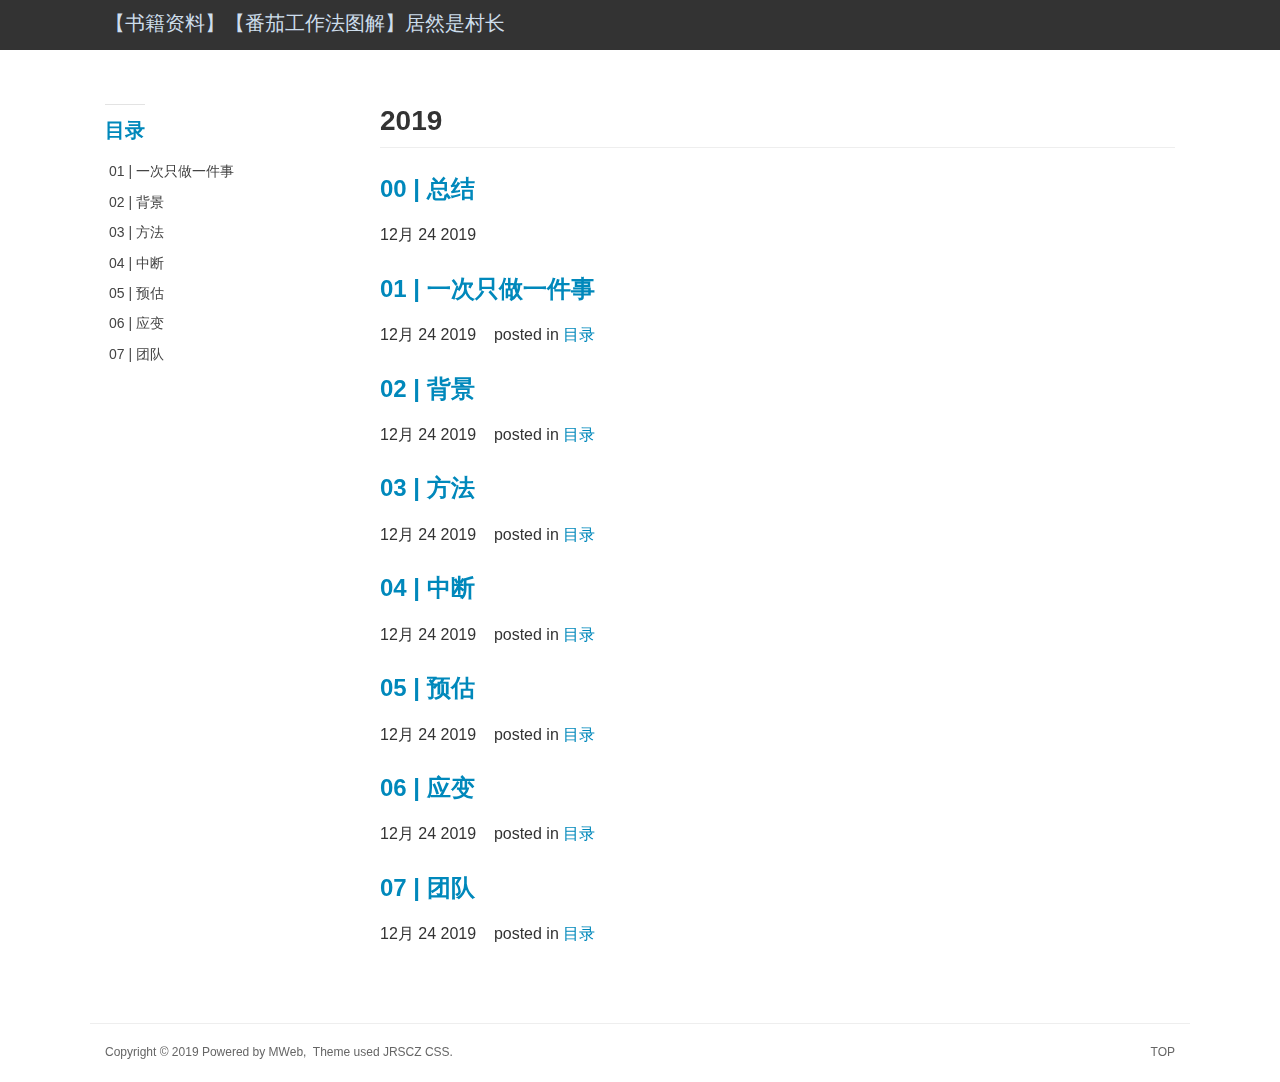
<file: docs/archives.html>
<!doctype html>
<html class="no-js" lang="en">
  <head>
    <meta charset="utf-8" />
    <meta name="viewport" content="width=device-width, initial-scale=1.0" />
    <title>
    
  Archives - 【书籍资料】【番茄工作法图解】居然是村长
  
  </title>
 <meta name="description" content="">
 <link href="atom.xml" rel="alternate" title="【书籍资料】【番茄工作法图解】居然是村长" type="application/atom+xml">
    <link rel="stylesheet" href="asset/css/foundation.min.css" />
    <link rel="stylesheet" href="asset/css/docs.css" />

    <script src="asset/js/vendor/modernizr.js"></script>
    <script src="asset/js/vendor/jquery.js"></script>
    <script src="asset/highlightjs/highlight.pack.js"></script>
    <link href="asset/highlightjs/styles/github.css" media="screen, projection" rel="stylesheet" type="text/css">
    <script>hljs.initHighlightingOnLoad();</script>
    
  </head>
  <body class="antialiased hide-extras">
    
    <div class="marketing off-canvas-wrap" data-offcanvas>
      <div class="inner-wrap">


<nav class="top-bar docs-bar hide-for-small" data-topbar>

<div id="header">
    <h1><a href="index.html">【书籍资料】【番茄工作法图解】居然是村长</a></h1>
</div>

</nav>
        <nav class="tab-bar show-for-small">
  <a href="javascript:void(0)" class="left-off-canvas-toggle menu-icon">
    <span> &nbsp; 【书籍资料】【番茄工作法图解】居然是村长</span>
  </a>
</nav>

<aside class="left-off-canvas-menu">
      <ul class="off-canvas-list">
      <li><a href="index.html">Home</a></li>
      
        <li class="divider"></li>
        <li><label>目录</label></li>

          
            <li><a title="01 | 一次只做一件事" href="%E3%80%90%E4%B9%A6%E7%B1%8D%E8%B5%84%E6%96%99%E3%80%91%E3%80%90%E7%95%AA%E8%8C%84%E5%B7%A5%E4%BD%9C%E6%B3%95%E5%9B%BE%E8%A7%A3%E3%80%9101%20%7C%20%E4%B8%80%E6%AC%A1%E5%8F%AA%E5%81%9A%E4%B8%80%E4%BB%B6%E4%BA%8B.html">01 | 一次只做一件事</a></li>
          
            <li><a title="02 | 背景" href="%E3%80%90%E4%B9%A6%E7%B1%8D%E8%B5%84%E6%96%99%E3%80%91%E3%80%90%E7%95%AA%E8%8C%84%E5%B7%A5%E4%BD%9C%E6%B3%95%E5%9B%BE%E8%A7%A3%E3%80%9102%20%7C%20%E8%83%8C%E6%99%AF.html">02 | 背景</a></li>
          
            <li><a title="03 | 方法" href="%E3%80%90%E4%B9%A6%E7%B1%8D%E8%B5%84%E6%96%99%E3%80%91%E3%80%90%E7%95%AA%E8%8C%84%E5%B7%A5%E4%BD%9C%E6%B3%95%E5%9B%BE%E8%A7%A3%E3%80%9101%20%7C%20%E6%96%B9%E6%B3%95.html">03 | 方法</a></li>
          
            <li><a title="04 | 中断" href="%E3%80%90%E4%B9%A6%E7%B1%8D%E8%B5%84%E6%96%99%E3%80%91%E3%80%90%E7%95%AA%E8%8C%84%E5%B7%A5%E4%BD%9C%E6%B3%95%E5%9B%BE%E8%A7%A3%E3%80%9104%20%7C%20%E4%B8%AD%E6%96%AD.html">04 | 中断</a></li>
          
            <li><a title="05 | 预估" href="%E3%80%90%E4%B9%A6%E7%B1%8D%E8%B5%84%E6%96%99%E3%80%91%E3%80%90%E7%95%AA%E8%8C%84%E5%B7%A5%E4%BD%9C%E6%B3%95%E5%9B%BE%E8%A7%A3%E3%80%9105%20%7C%20%E9%A2%84%E4%BC%B0.html">05 | 预估</a></li>
          
            <li><a title="06 | 应变" href="%E3%80%90%E4%B9%A6%E7%B1%8D%E8%B5%84%E6%96%99%E3%80%91%E3%80%90%E7%95%AA%E8%8C%84%E5%B7%A5%E4%BD%9C%E6%B3%95%E5%9B%BE%E8%A7%A3%E3%80%9106%20%7C%20%E5%BA%94%E5%8F%98.html">06 | 应变</a></li>
          
            <li><a title="07 | 团队" href="%E3%80%90%E4%B9%A6%E7%B1%8D%E8%B5%84%E6%96%99%E3%80%91%E3%80%90%E7%95%AA%E8%8C%84%E5%B7%A5%E4%BD%9C%E6%B3%95%E5%9B%BE%E8%A7%A3%E3%80%9107%20%7C%20%E5%9B%A2%E9%98%9F.html">07 | 团队</a></li>
          

      
      </ul>
    </aside>

<a class="exit-off-canvas" href="#"></a>

        <section id="main-content" role="main" class="scroll-container">

          <div class="row">
            <div class="large-3 medium-3 columns">
              <div class="hide-for-small">
                <div class="sidebar">
                <nav>
                  <ul id="side-nav" class="side-nav">

                    
                      <li class="side-title"><span>目录</span></li>
                        
                          <li><a title="01 | 一次只做一件事" href="%E3%80%90%E4%B9%A6%E7%B1%8D%E8%B5%84%E6%96%99%E3%80%91%E3%80%90%E7%95%AA%E8%8C%84%E5%B7%A5%E4%BD%9C%E6%B3%95%E5%9B%BE%E8%A7%A3%E3%80%9101%20%7C%20%E4%B8%80%E6%AC%A1%E5%8F%AA%E5%81%9A%E4%B8%80%E4%BB%B6%E4%BA%8B.html">01 | 一次只做一件事</a></li>
                        
                          <li><a title="02 | 背景" href="%E3%80%90%E4%B9%A6%E7%B1%8D%E8%B5%84%E6%96%99%E3%80%91%E3%80%90%E7%95%AA%E8%8C%84%E5%B7%A5%E4%BD%9C%E6%B3%95%E5%9B%BE%E8%A7%A3%E3%80%9102%20%7C%20%E8%83%8C%E6%99%AF.html">02 | 背景</a></li>
                        
                          <li><a title="03 | 方法" href="%E3%80%90%E4%B9%A6%E7%B1%8D%E8%B5%84%E6%96%99%E3%80%91%E3%80%90%E7%95%AA%E8%8C%84%E5%B7%A5%E4%BD%9C%E6%B3%95%E5%9B%BE%E8%A7%A3%E3%80%9101%20%7C%20%E6%96%B9%E6%B3%95.html">03 | 方法</a></li>
                        
                          <li><a title="04 | 中断" href="%E3%80%90%E4%B9%A6%E7%B1%8D%E8%B5%84%E6%96%99%E3%80%91%E3%80%90%E7%95%AA%E8%8C%84%E5%B7%A5%E4%BD%9C%E6%B3%95%E5%9B%BE%E8%A7%A3%E3%80%9104%20%7C%20%E4%B8%AD%E6%96%AD.html">04 | 中断</a></li>
                        
                          <li><a title="05 | 预估" href="%E3%80%90%E4%B9%A6%E7%B1%8D%E8%B5%84%E6%96%99%E3%80%91%E3%80%90%E7%95%AA%E8%8C%84%E5%B7%A5%E4%BD%9C%E6%B3%95%E5%9B%BE%E8%A7%A3%E3%80%9105%20%7C%20%E9%A2%84%E4%BC%B0.html">05 | 预估</a></li>
                        
                          <li><a title="06 | 应变" href="%E3%80%90%E4%B9%A6%E7%B1%8D%E8%B5%84%E6%96%99%E3%80%91%E3%80%90%E7%95%AA%E8%8C%84%E5%B7%A5%E4%BD%9C%E6%B3%95%E5%9B%BE%E8%A7%A3%E3%80%9106%20%7C%20%E5%BA%94%E5%8F%98.html">06 | 应变</a></li>
                        
                          <li><a title="07 | 团队" href="%E3%80%90%E4%B9%A6%E7%B1%8D%E8%B5%84%E6%96%99%E3%80%91%E3%80%90%E7%95%AA%E8%8C%84%E5%B7%A5%E4%BD%9C%E6%B3%95%E5%9B%BE%E8%A7%A3%E3%80%9107%20%7C%20%E5%9B%A2%E9%98%9F.html">07 | 团队</a></li>
                        

                    
                  </ul>
                </nav>
                </div>
              </div>
            </div>
            <div class="large-9 medium-9 columns">

 <div class="markdown-body">
	
		 
		  	<h2>2019</h2>
		
		
			<div>
				<h3><a href="%E3%80%90%E4%B9%A6%E7%B1%8D%E8%B5%84%E6%96%99%E3%80%91%E3%80%90%E7%95%AA%E8%8C%84%E5%B7%A5%E4%BD%9C%E6%B3%95%E5%9B%BE%E8%A7%A3%E3%80%9100%20%7C%20%E6%80%BB%E7%BB%93.html">00 | 总结</a></h3>
				<p>
					<time datetime="2019-12-24T09:46:55+08:00" pubdate><span class='month'>12月</span> <span class='day'>24</span> <span class='year'>2019</span></time>
					&nbsp;&nbsp;
				  
				   
				  

				</p>
			</div>
 	
		
		
			<div>
				<h3><a href="%E3%80%90%E4%B9%A6%E7%B1%8D%E8%B5%84%E6%96%99%E3%80%91%E3%80%90%E7%95%AA%E8%8C%84%E5%B7%A5%E4%BD%9C%E6%B3%95%E5%9B%BE%E8%A7%A3%E3%80%9101%20%7C%20%E4%B8%80%E6%AC%A1%E5%8F%AA%E5%81%9A%E4%B8%80%E4%BB%B6%E4%BA%8B.html">01 | 一次只做一件事</a></h3>
				<p>
					<time datetime="2019-12-24T09:46:52+08:00" pubdate><span class='month'>12月</span> <span class='day'>24</span> <span class='year'>2019</span></time>
					&nbsp;&nbsp;
				  <span class="categories">posted in 
				  
					    <a class='category' href='%E3%80%90%E4%B9%A6%E7%B1%8D%E8%B5%84%E6%96%99%E3%80%91%E3%80%90%E7%95%AA%E8%8C%84%E5%B7%A5%E4%BD%9C%E6%B3%95%E5%9B%BE%E8%A7%A3%E3%80%91%E7%9B%AE%E5%BD%95.html'>目录</a>&nbsp;
				   
				  </span>

				</p>
			</div>
 	
		
		
			<div>
				<h3><a href="%E3%80%90%E4%B9%A6%E7%B1%8D%E8%B5%84%E6%96%99%E3%80%91%E3%80%90%E7%95%AA%E8%8C%84%E5%B7%A5%E4%BD%9C%E6%B3%95%E5%9B%BE%E8%A7%A3%E3%80%9102%20%7C%20%E8%83%8C%E6%99%AF.html">02 | 背景</a></h3>
				<p>
					<time datetime="2019-12-24T09:46:52+08:00" pubdate><span class='month'>12月</span> <span class='day'>24</span> <span class='year'>2019</span></time>
					&nbsp;&nbsp;
				  <span class="categories">posted in 
				  
					    <a class='category' href='%E3%80%90%E4%B9%A6%E7%B1%8D%E8%B5%84%E6%96%99%E3%80%91%E3%80%90%E7%95%AA%E8%8C%84%E5%B7%A5%E4%BD%9C%E6%B3%95%E5%9B%BE%E8%A7%A3%E3%80%91%E7%9B%AE%E5%BD%95.html'>目录</a>&nbsp;
				   
				  </span>

				</p>
			</div>
 	
		
		
			<div>
				<h3><a href="%E3%80%90%E4%B9%A6%E7%B1%8D%E8%B5%84%E6%96%99%E3%80%91%E3%80%90%E7%95%AA%E8%8C%84%E5%B7%A5%E4%BD%9C%E6%B3%95%E5%9B%BE%E8%A7%A3%E3%80%9101%20%7C%20%E6%96%B9%E6%B3%95.html">03 | 方法</a></h3>
				<p>
					<time datetime="2019-12-24T09:46:52+08:00" pubdate><span class='month'>12月</span> <span class='day'>24</span> <span class='year'>2019</span></time>
					&nbsp;&nbsp;
				  <span class="categories">posted in 
				  
					    <a class='category' href='%E3%80%90%E4%B9%A6%E7%B1%8D%E8%B5%84%E6%96%99%E3%80%91%E3%80%90%E7%95%AA%E8%8C%84%E5%B7%A5%E4%BD%9C%E6%B3%95%E5%9B%BE%E8%A7%A3%E3%80%91%E7%9B%AE%E5%BD%95.html'>目录</a>&nbsp;
				   
				  </span>

				</p>
			</div>
 	
		
		
			<div>
				<h3><a href="%E3%80%90%E4%B9%A6%E7%B1%8D%E8%B5%84%E6%96%99%E3%80%91%E3%80%90%E7%95%AA%E8%8C%84%E5%B7%A5%E4%BD%9C%E6%B3%95%E5%9B%BE%E8%A7%A3%E3%80%9104%20%7C%20%E4%B8%AD%E6%96%AD.html">04 | 中断</a></h3>
				<p>
					<time datetime="2019-12-24T09:46:51+08:00" pubdate><span class='month'>12月</span> <span class='day'>24</span> <span class='year'>2019</span></time>
					&nbsp;&nbsp;
				  <span class="categories">posted in 
				  
					    <a class='category' href='%E3%80%90%E4%B9%A6%E7%B1%8D%E8%B5%84%E6%96%99%E3%80%91%E3%80%90%E7%95%AA%E8%8C%84%E5%B7%A5%E4%BD%9C%E6%B3%95%E5%9B%BE%E8%A7%A3%E3%80%91%E7%9B%AE%E5%BD%95.html'>目录</a>&nbsp;
				   
				  </span>

				</p>
			</div>
 	
		
		
			<div>
				<h3><a href="%E3%80%90%E4%B9%A6%E7%B1%8D%E8%B5%84%E6%96%99%E3%80%91%E3%80%90%E7%95%AA%E8%8C%84%E5%B7%A5%E4%BD%9C%E6%B3%95%E5%9B%BE%E8%A7%A3%E3%80%9105%20%7C%20%E9%A2%84%E4%BC%B0.html">05 | 预估</a></h3>
				<p>
					<time datetime="2019-12-24T09:46:51+08:00" pubdate><span class='month'>12月</span> <span class='day'>24</span> <span class='year'>2019</span></time>
					&nbsp;&nbsp;
				  <span class="categories">posted in 
				  
					    <a class='category' href='%E3%80%90%E4%B9%A6%E7%B1%8D%E8%B5%84%E6%96%99%E3%80%91%E3%80%90%E7%95%AA%E8%8C%84%E5%B7%A5%E4%BD%9C%E6%B3%95%E5%9B%BE%E8%A7%A3%E3%80%91%E7%9B%AE%E5%BD%95.html'>目录</a>&nbsp;
				   
				  </span>

				</p>
			</div>
 	
		
		
			<div>
				<h3><a href="%E3%80%90%E4%B9%A6%E7%B1%8D%E8%B5%84%E6%96%99%E3%80%91%E3%80%90%E7%95%AA%E8%8C%84%E5%B7%A5%E4%BD%9C%E6%B3%95%E5%9B%BE%E8%A7%A3%E3%80%9106%20%7C%20%E5%BA%94%E5%8F%98.html">06 | 应变</a></h3>
				<p>
					<time datetime="2019-12-24T09:46:51+08:00" pubdate><span class='month'>12月</span> <span class='day'>24</span> <span class='year'>2019</span></time>
					&nbsp;&nbsp;
				  <span class="categories">posted in 
				  
					    <a class='category' href='%E3%80%90%E4%B9%A6%E7%B1%8D%E8%B5%84%E6%96%99%E3%80%91%E3%80%90%E7%95%AA%E8%8C%84%E5%B7%A5%E4%BD%9C%E6%B3%95%E5%9B%BE%E8%A7%A3%E3%80%91%E7%9B%AE%E5%BD%95.html'>目录</a>&nbsp;
				   
				  </span>

				</p>
			</div>
 	
		
		
			<div>
				<h3><a href="%E3%80%90%E4%B9%A6%E7%B1%8D%E8%B5%84%E6%96%99%E3%80%91%E3%80%90%E7%95%AA%E8%8C%84%E5%B7%A5%E4%BD%9C%E6%B3%95%E5%9B%BE%E8%A7%A3%E3%80%9107%20%7C%20%E5%9B%A2%E9%98%9F.html">07 | 团队</a></h3>
				<p>
					<time datetime="2019-12-24T09:46:50+08:00" pubdate><span class='month'>12月</span> <span class='day'>24</span> <span class='year'>2019</span></time>
					&nbsp;&nbsp;
				  <span class="categories">posted in 
				  
					    <a class='category' href='%E3%80%90%E4%B9%A6%E7%B1%8D%E8%B5%84%E6%96%99%E3%80%91%E3%80%90%E7%95%AA%E8%8C%84%E5%B7%A5%E4%BD%9C%E6%B3%95%E5%9B%BE%E8%A7%A3%E3%80%91%E7%9B%AE%E5%BD%95.html'>目录</a>&nbsp;
				   
				  </span>

				</p>
			</div>
 	 
</div>  
</div></div>


<div class="page-bottom">
  <div class="row">
  <hr />
  <div class="small-9 columns">
  <p class="copyright">Copyright &copy; 2019
Powered by <a target="_blank" href="http://www.mweb.im">MWeb</a>,&nbsp; 
Theme used <a target="_blank" href="http://github.com">JRSCZ CSS</a>.</p>
  </div>
  <div class="small-3 columns">
  <p class="copyright text-right"><a href="#header">TOP</a></p>
  </div>
   
  </div>
</div>

        </section>
      </div>
    </div>
    
    
    <script src="asset/js/foundation.min.js"></script>
    <script src="asset/js/foundation/foundation.offcanvas.js"></script>
    <script>
      $(document).foundation();

     
    </script>
    


  </body>
</html>
</file>
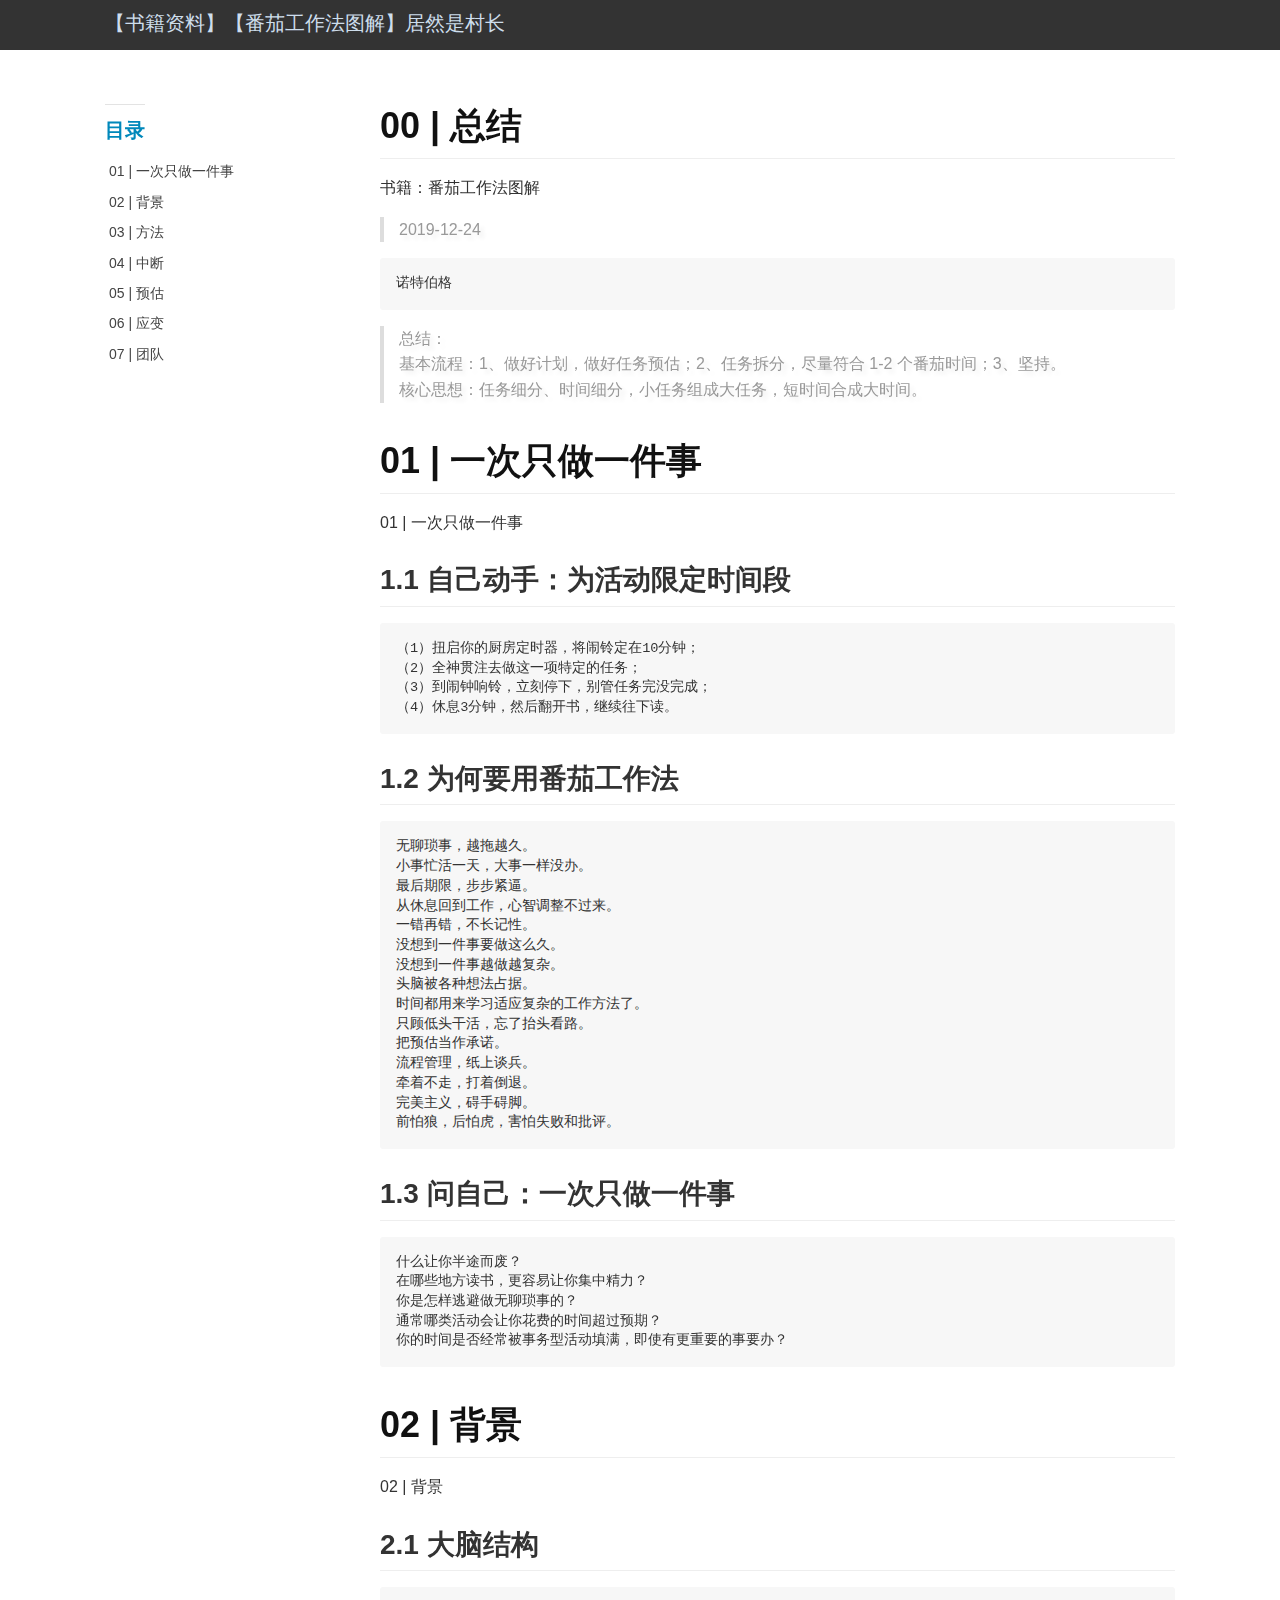
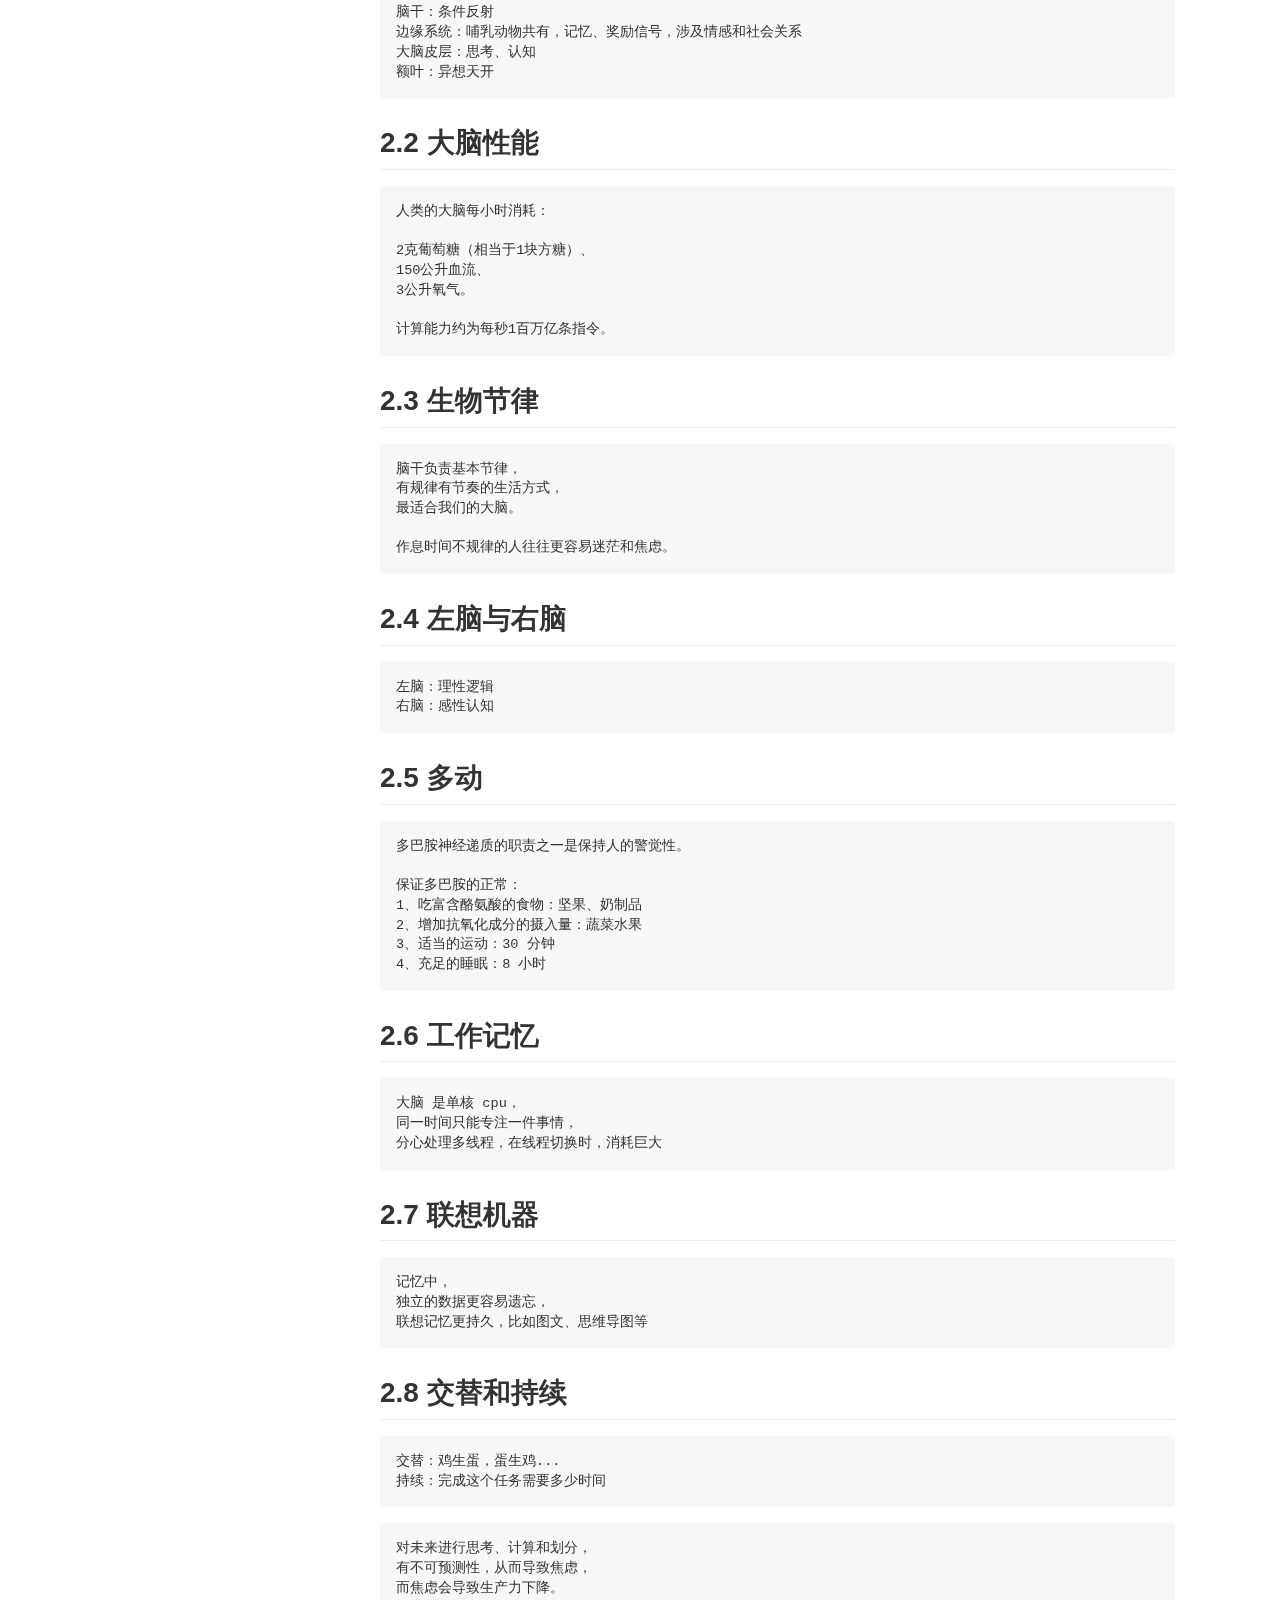
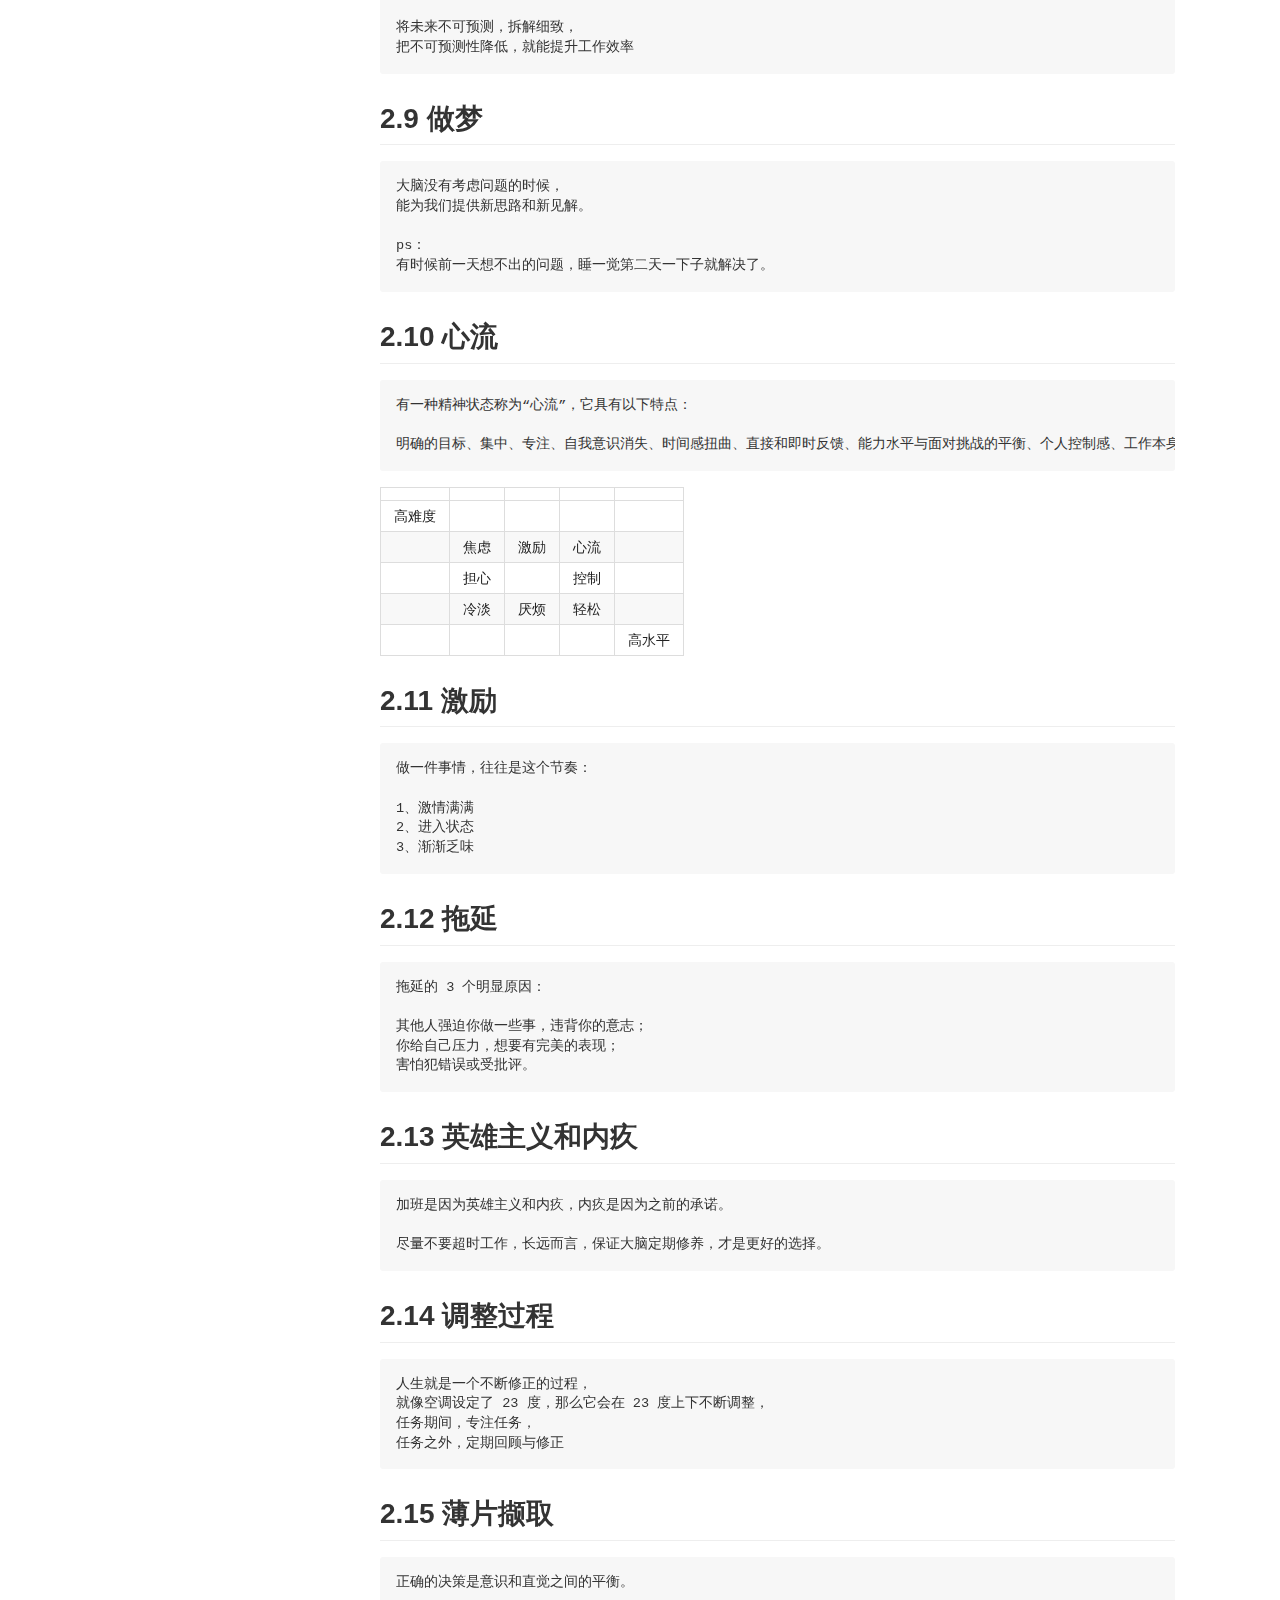
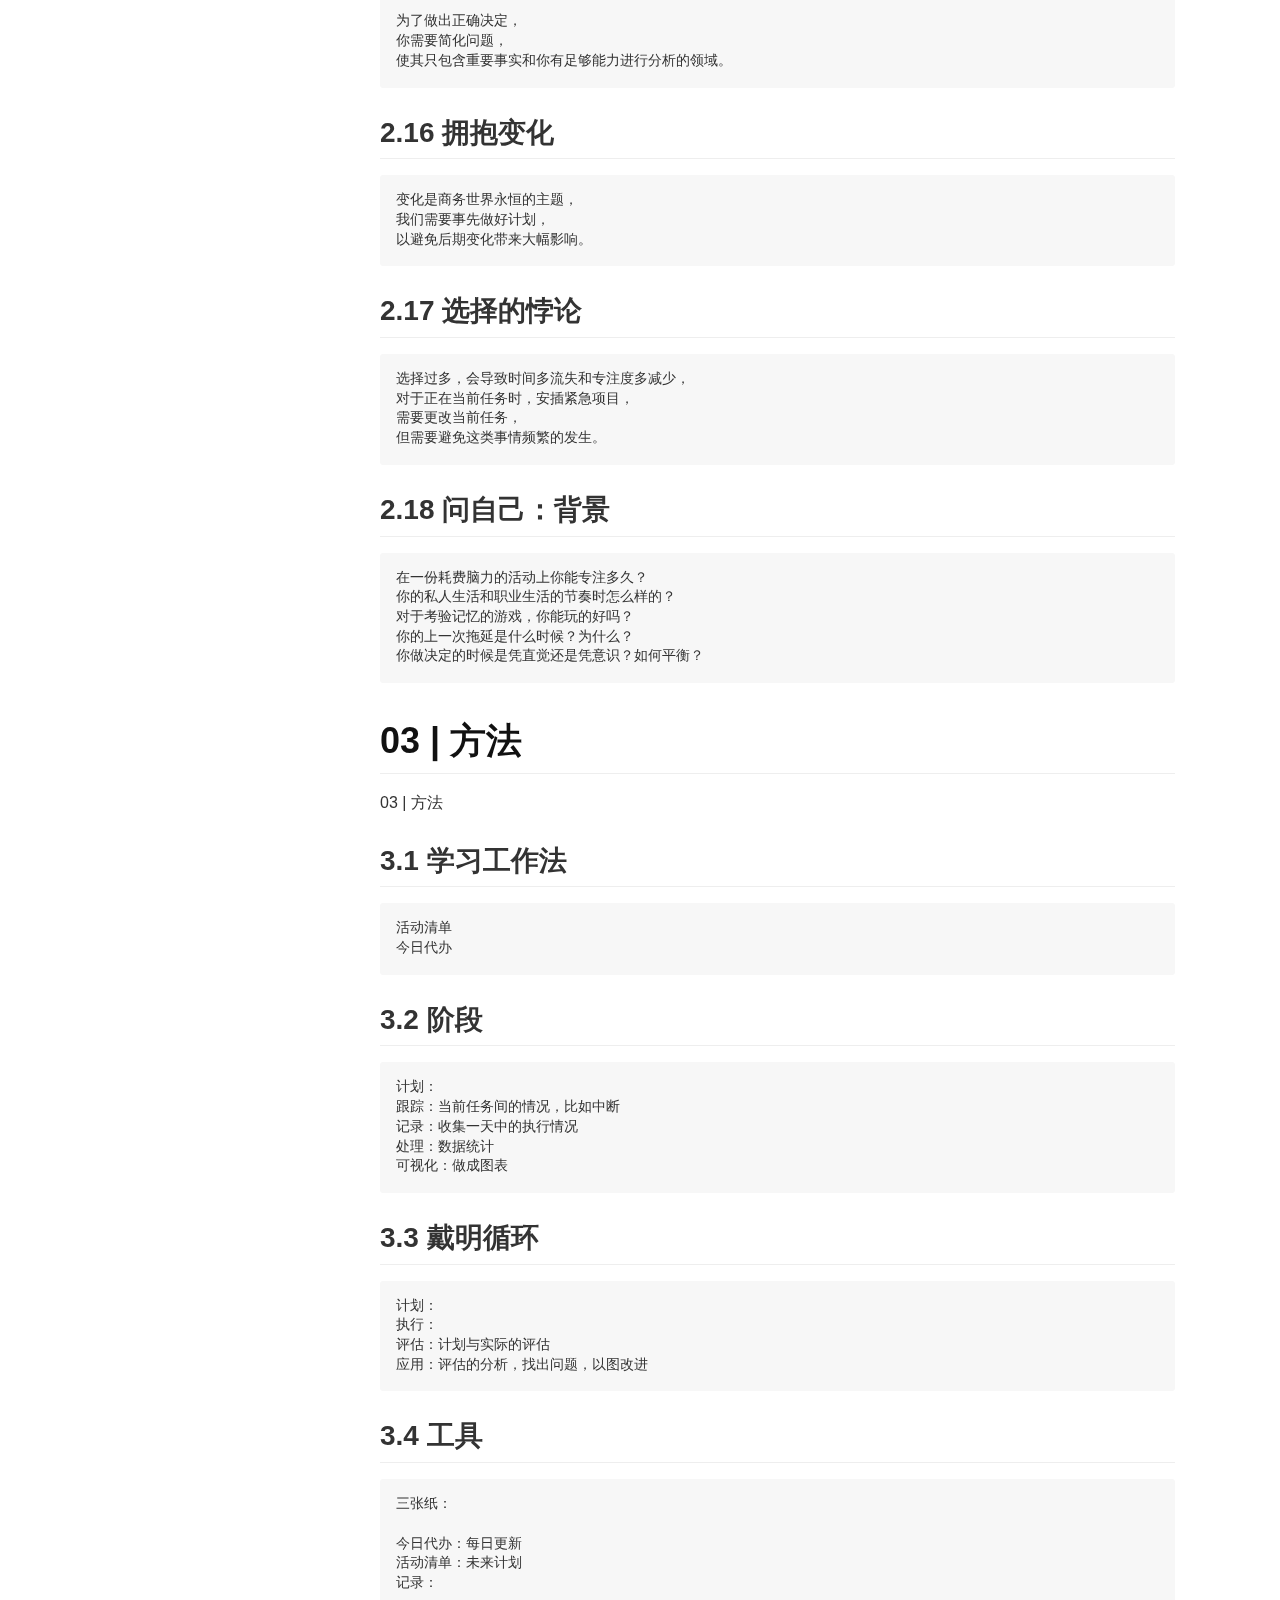
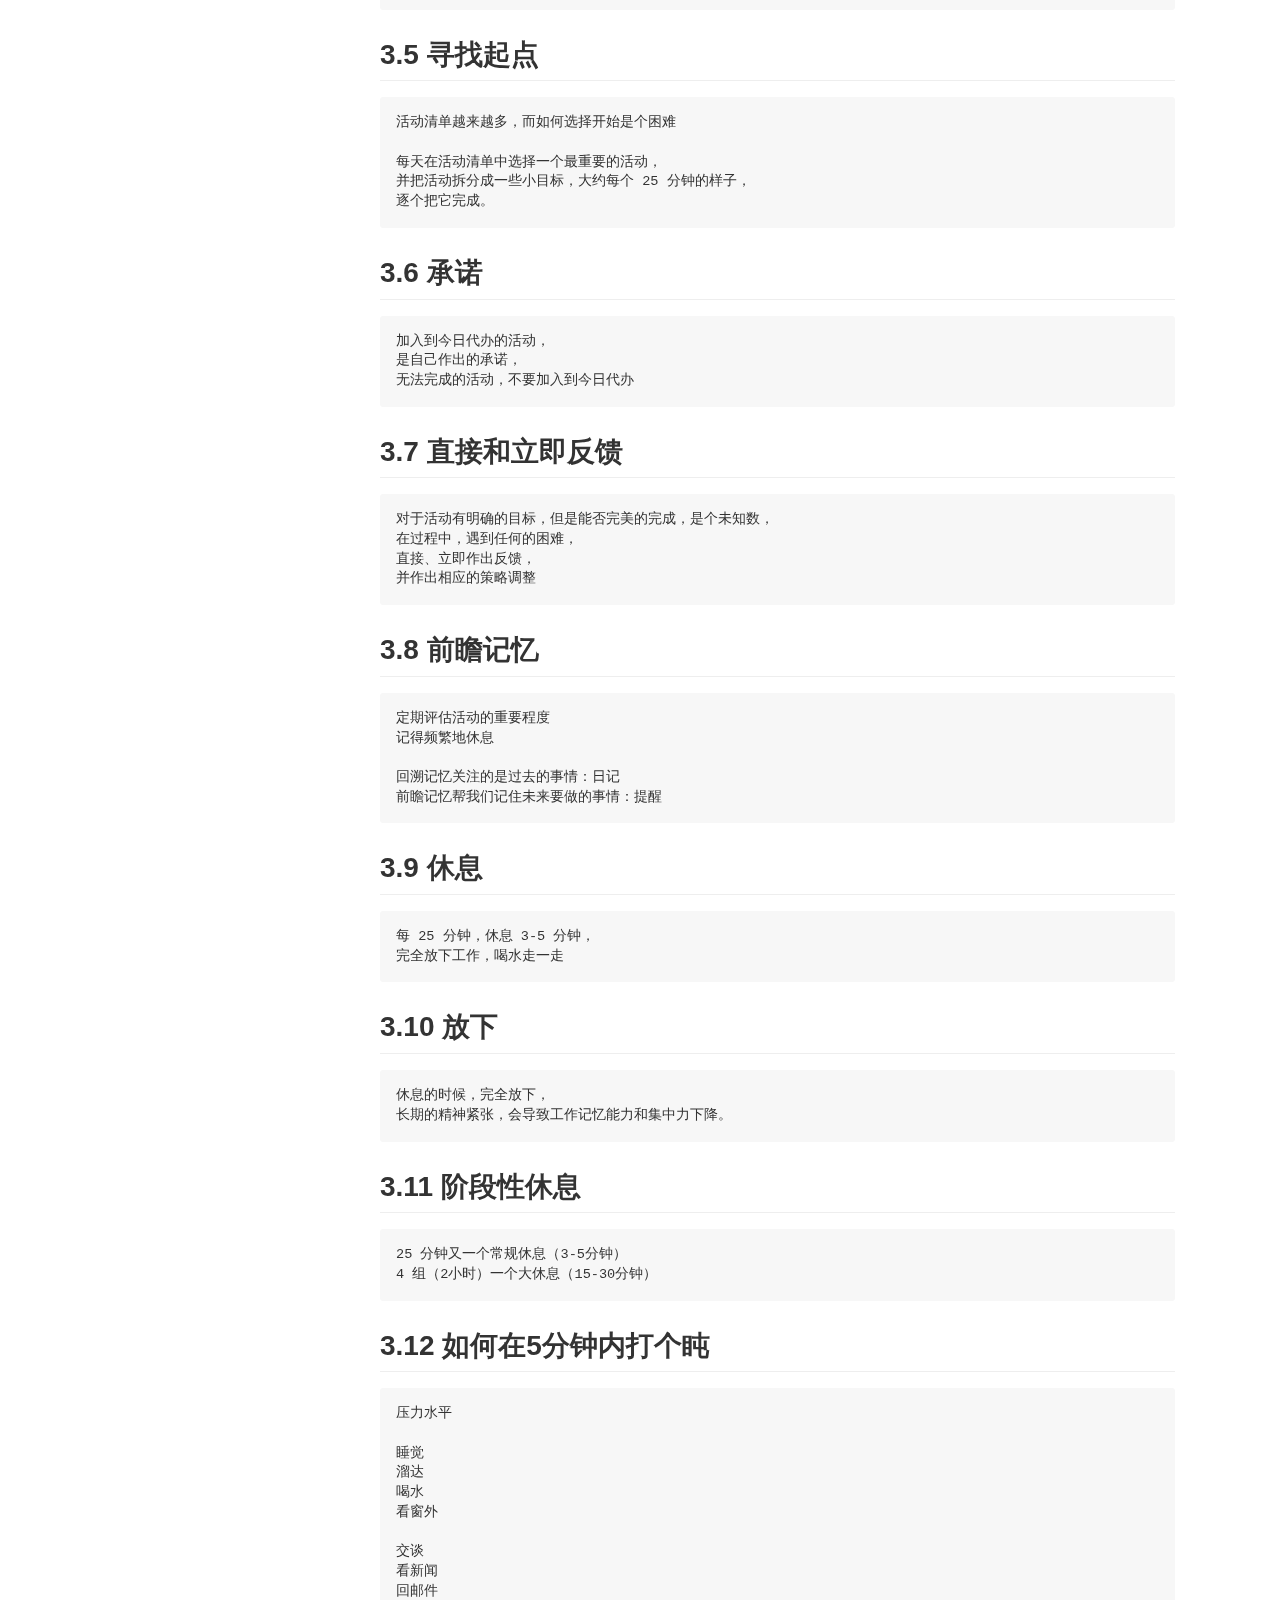
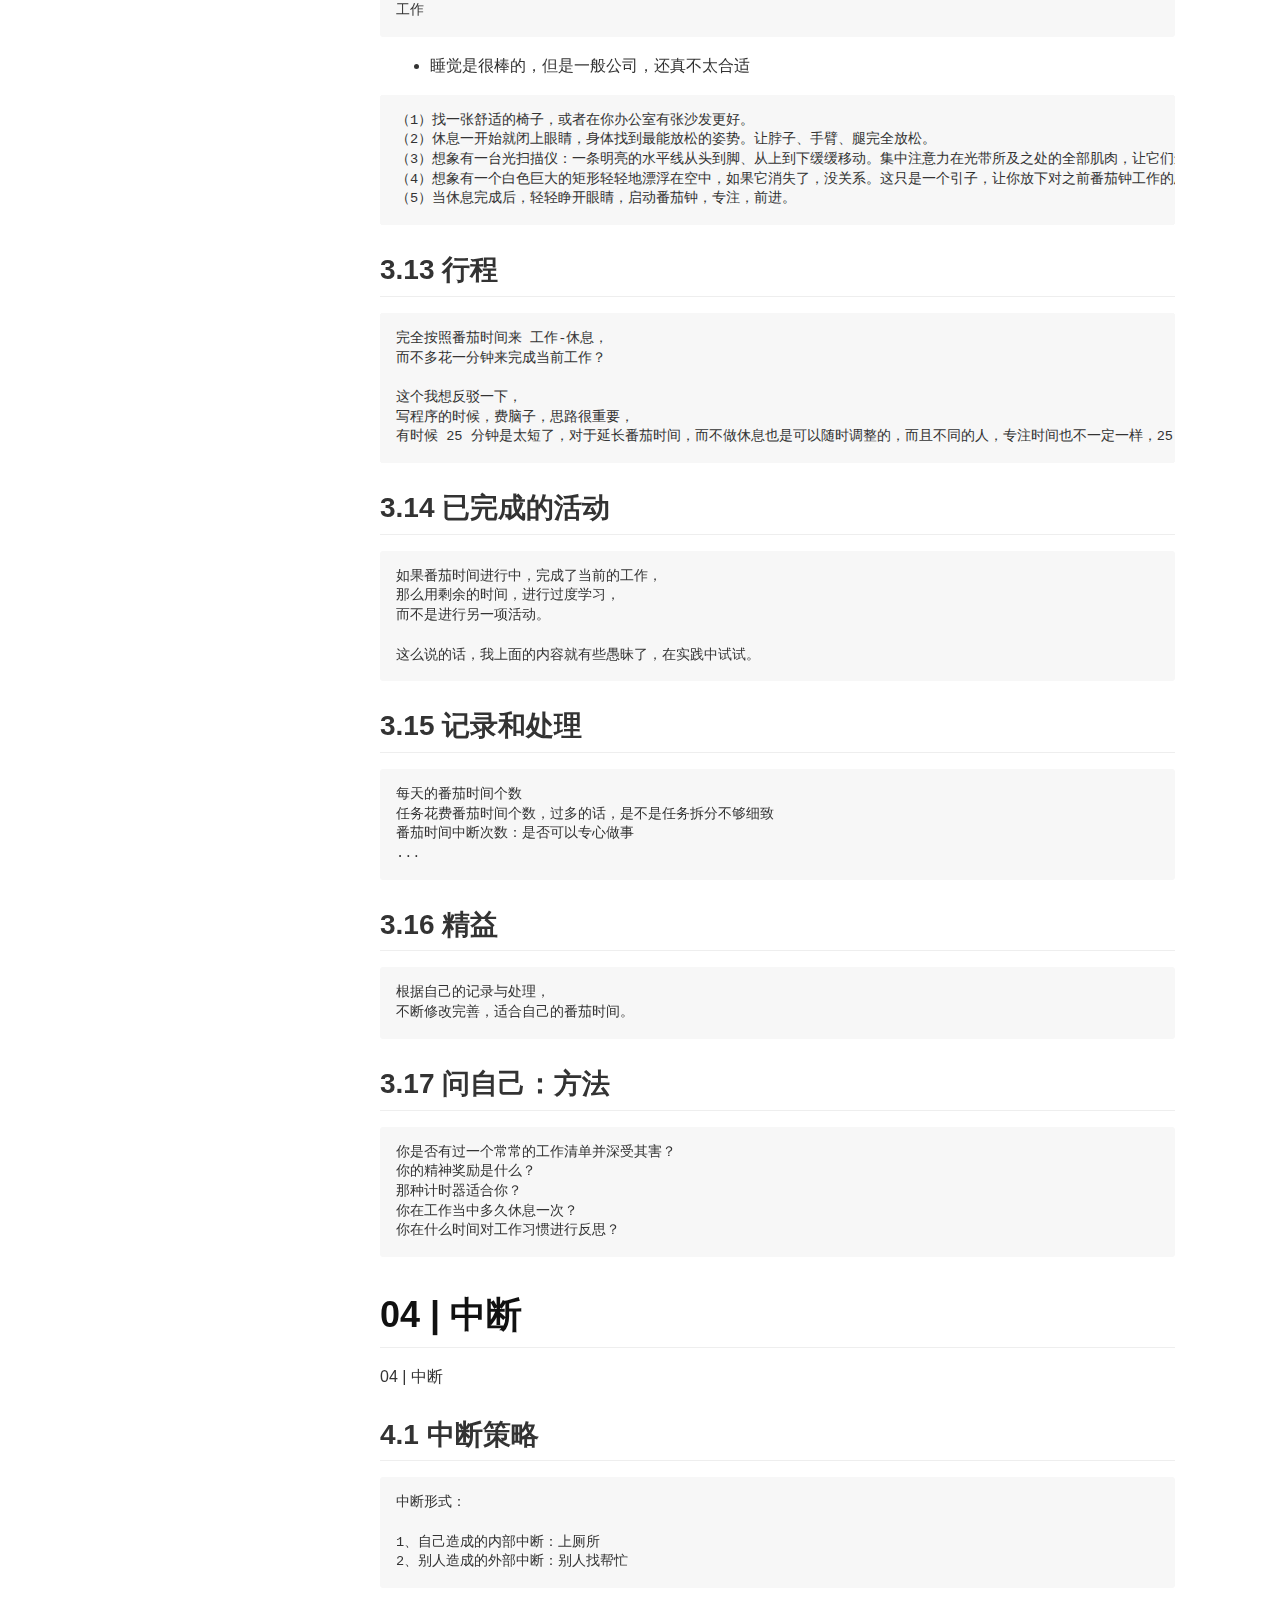
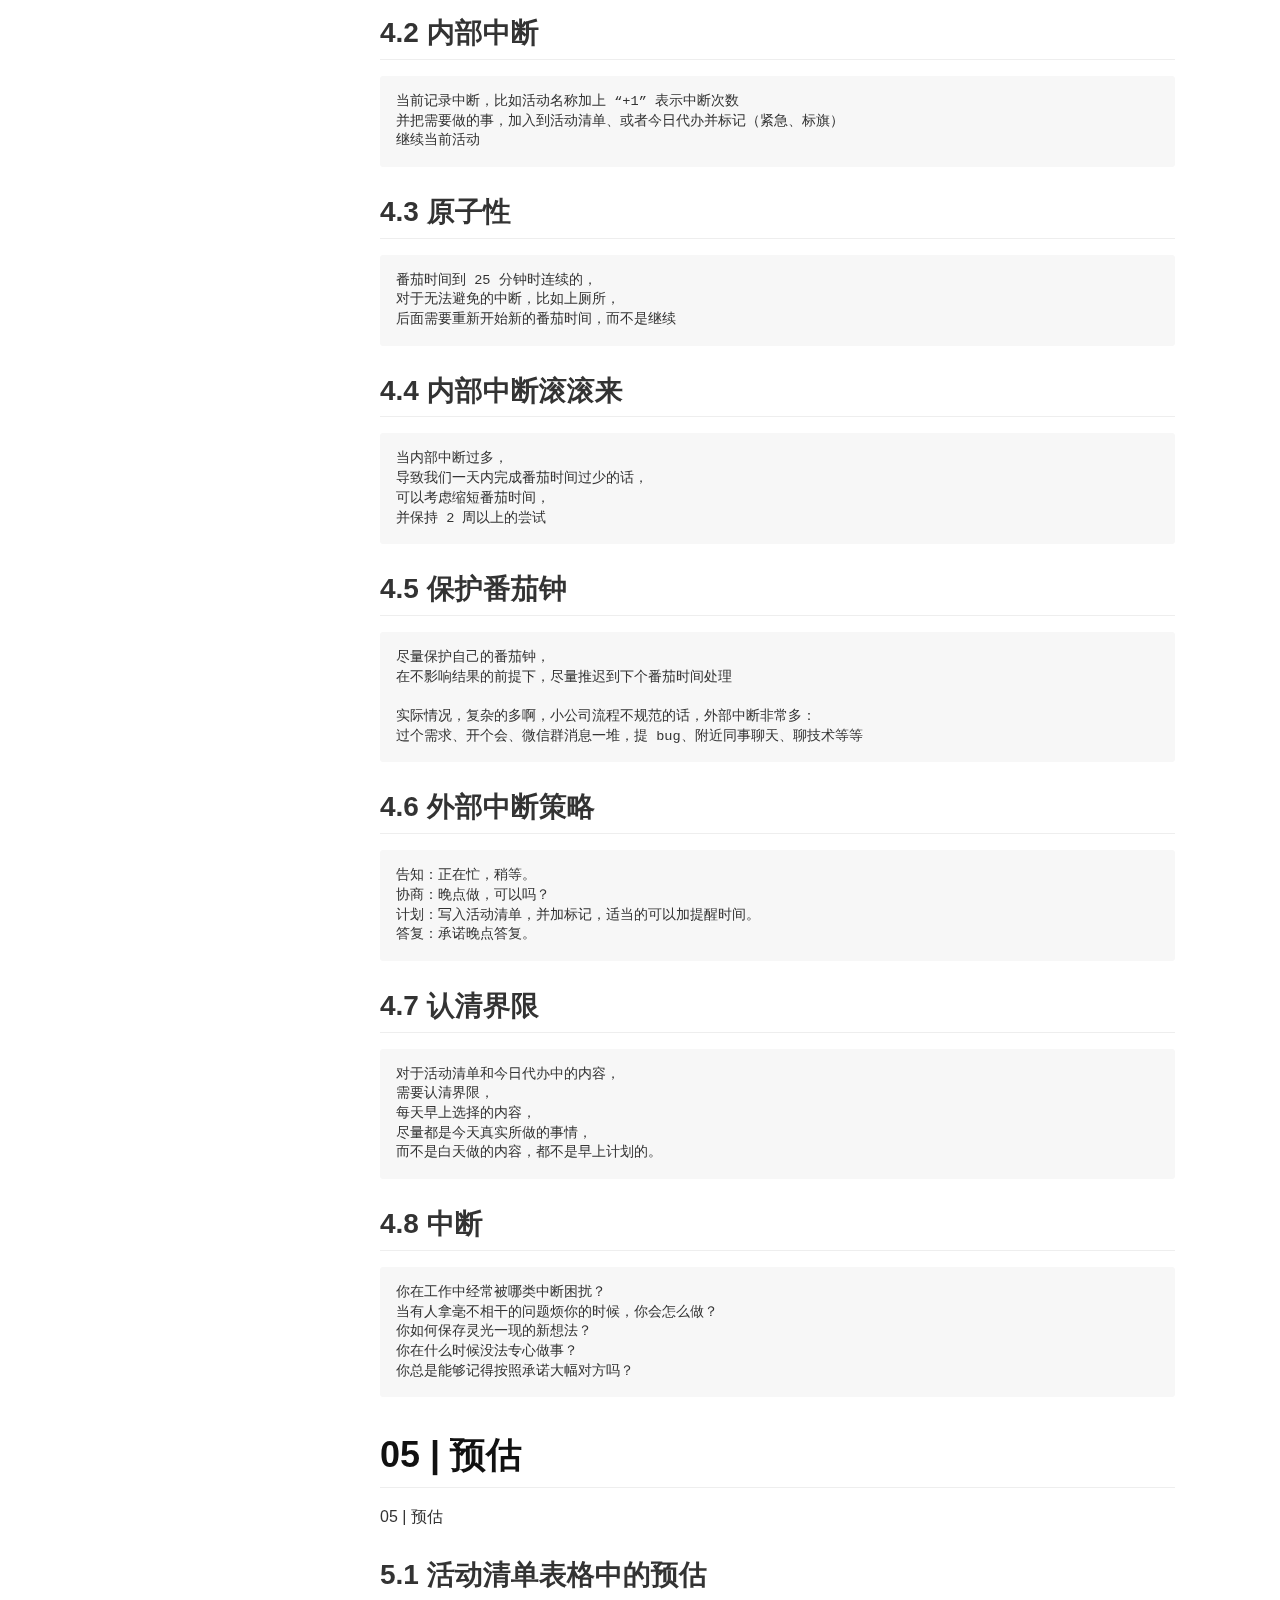
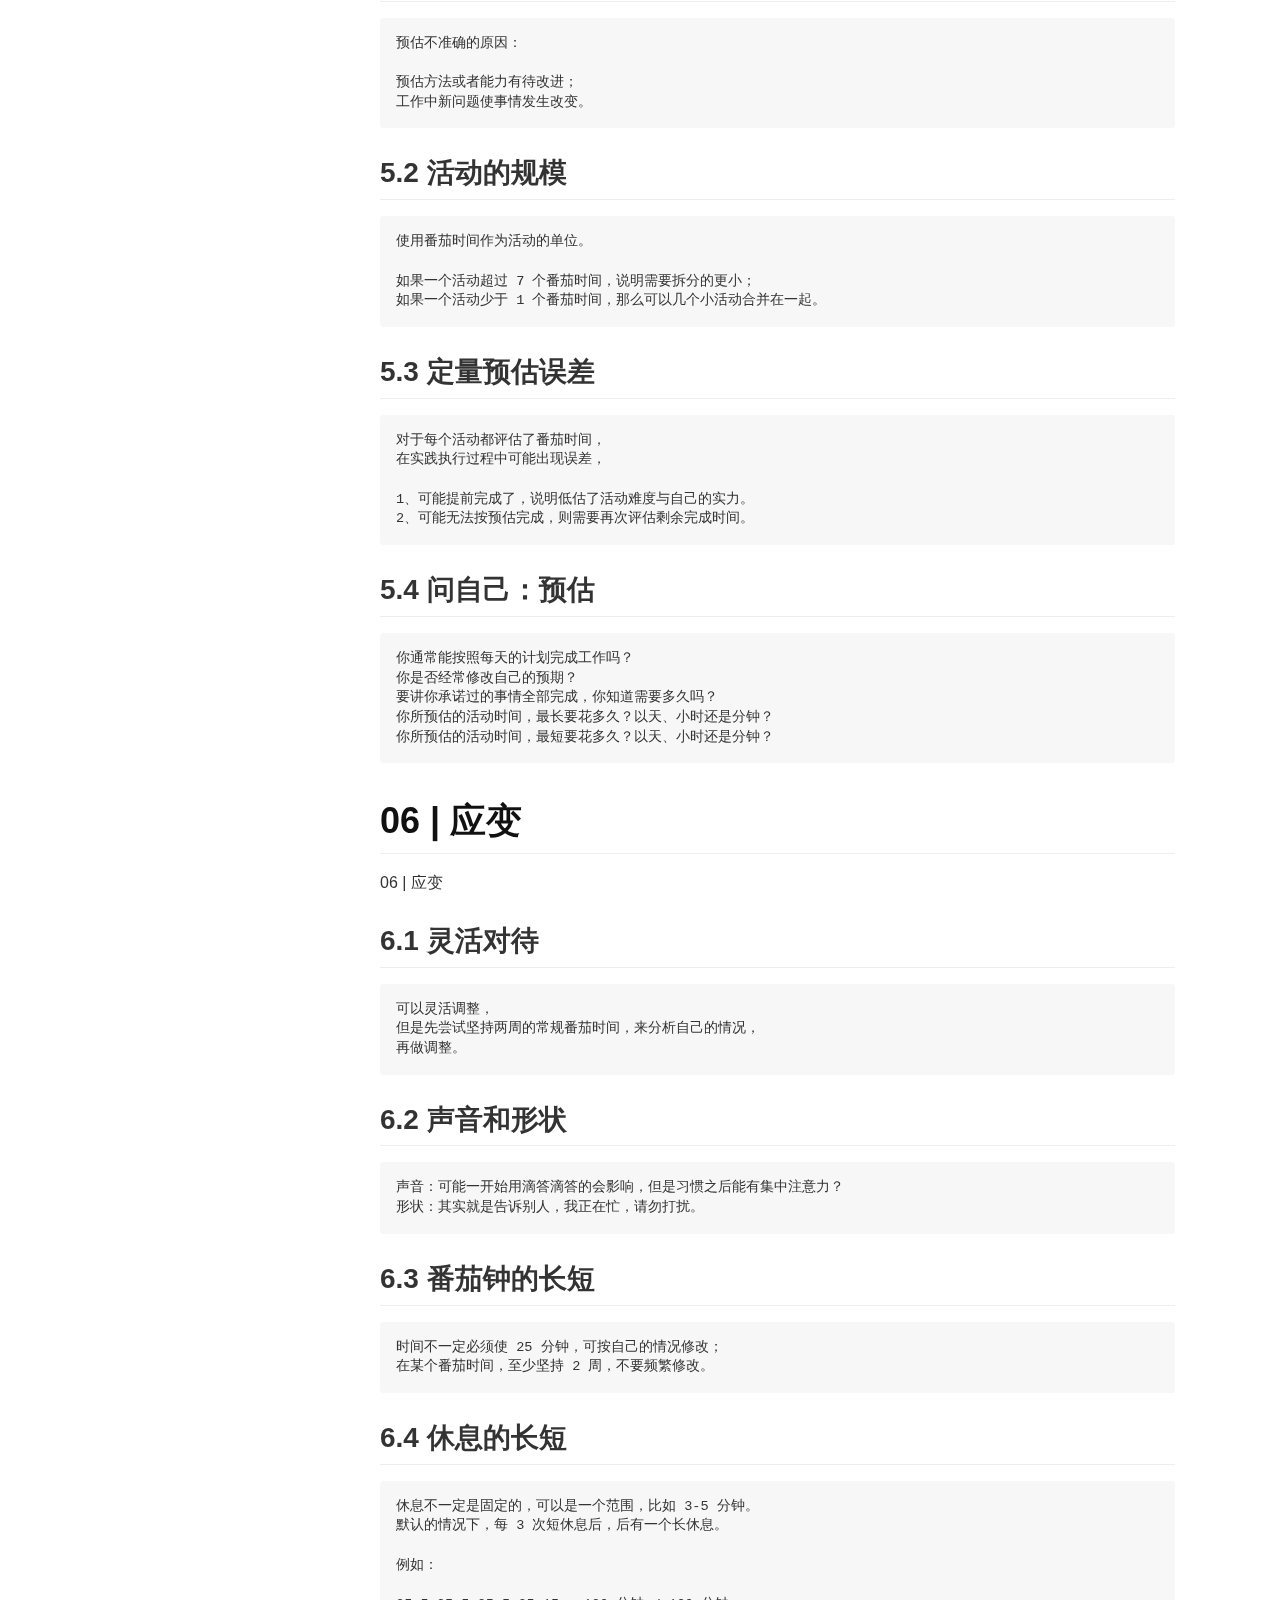
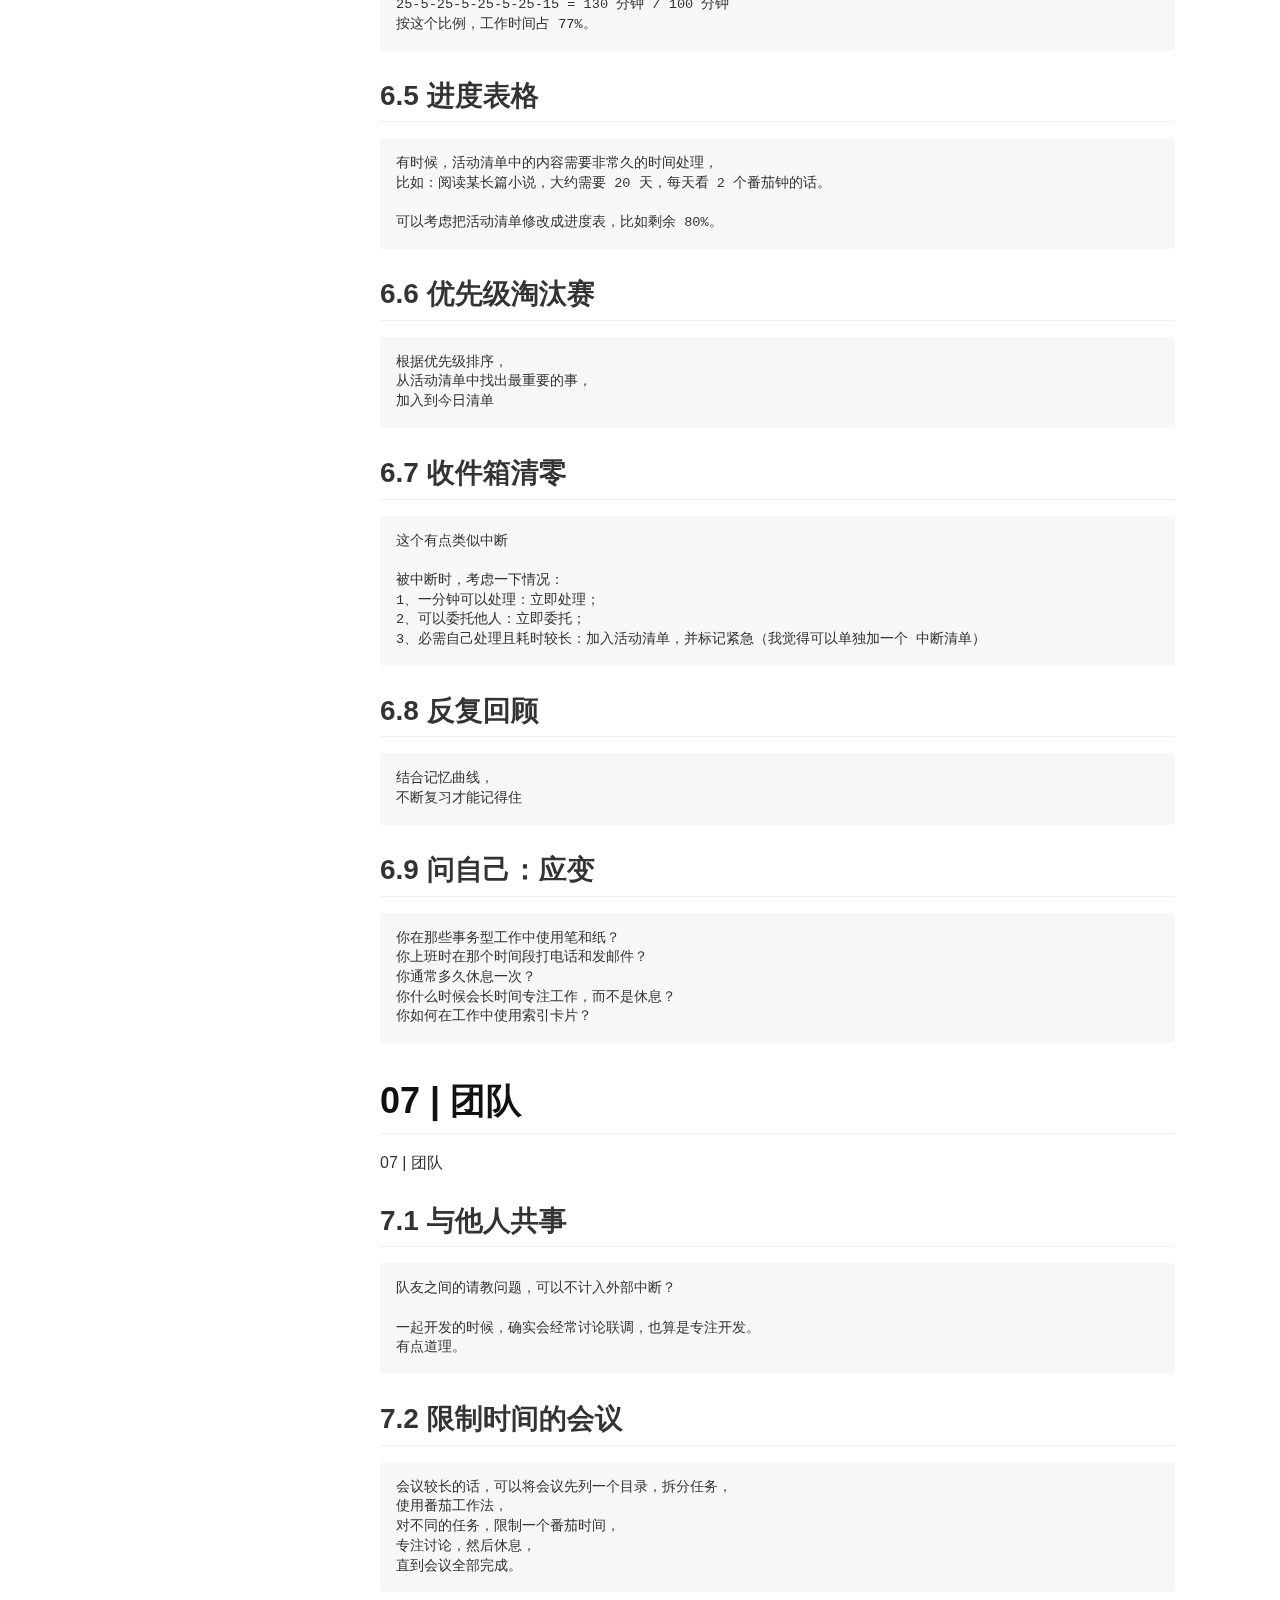
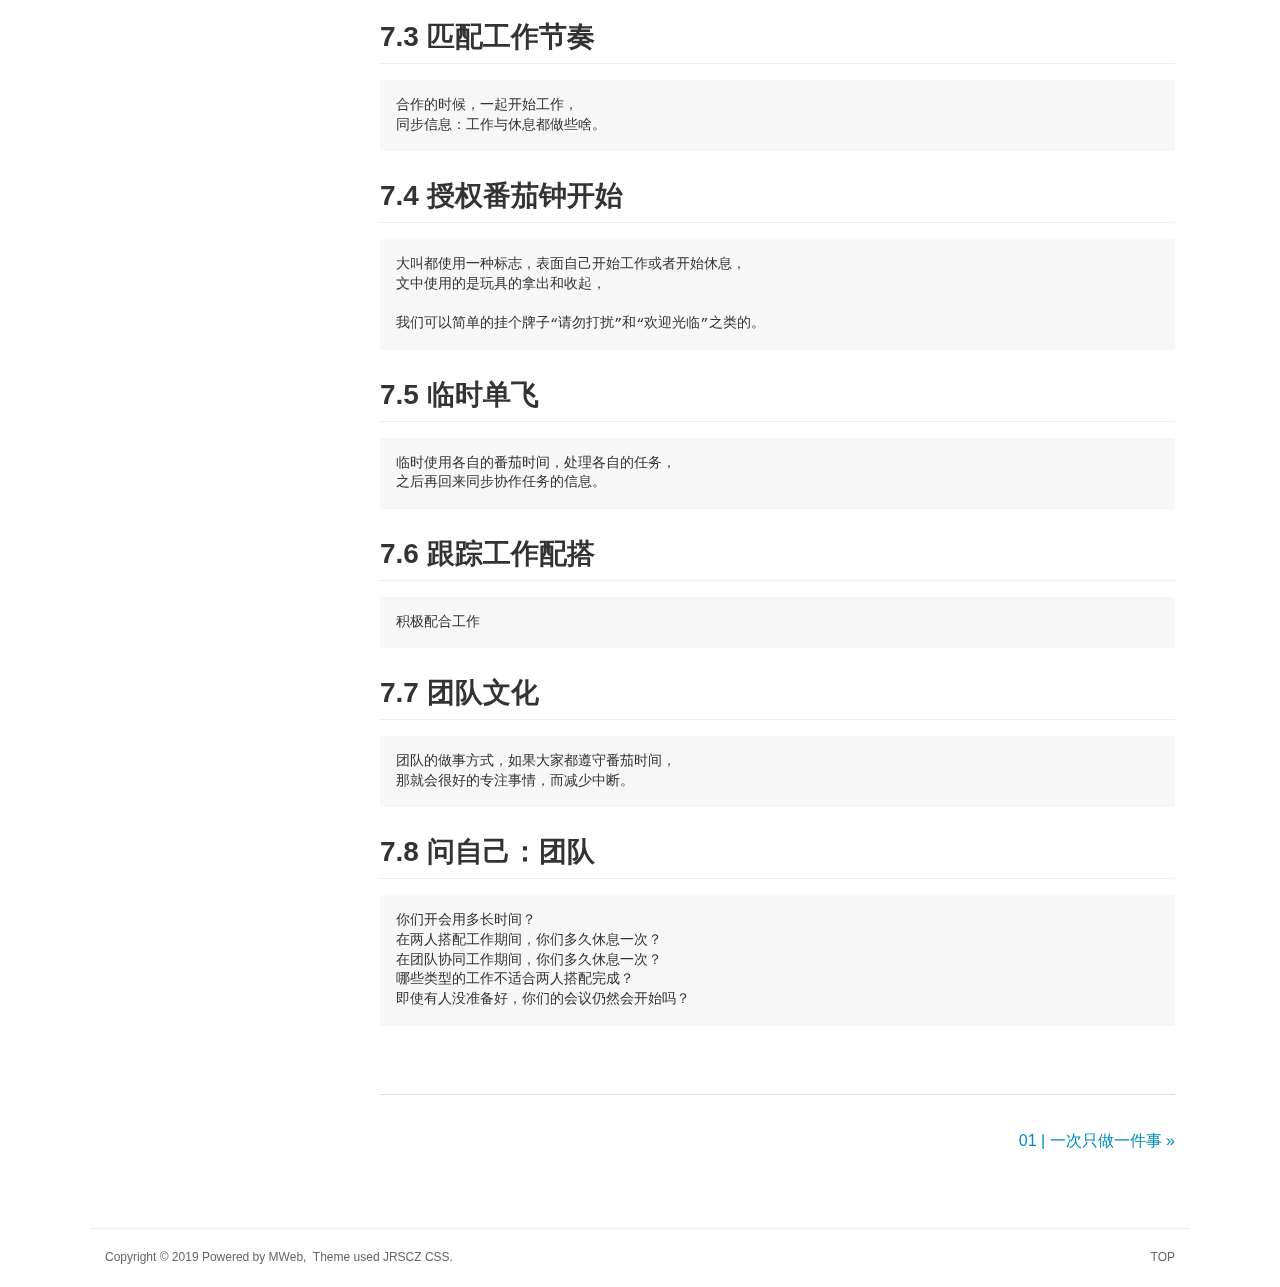
<file: docs/【书籍资料】【番茄工作法图解】00 | 总结.html>
<!doctype html>
<html class="no-js" lang="en">
  <head>
    <meta charset="utf-8" />
    <meta name="viewport" content="width=device-width, initial-scale=1.0" />
    <title>
    
  00 | 总结 - 【书籍资料】【番茄工作法图解】居然是村长
  
  </title>
 <meta name="description" content="">
 <link href="atom.xml" rel="alternate" title="【书籍资料】【番茄工作法图解】居然是村长" type="application/atom+xml">
    <link rel="stylesheet" href="asset/css/foundation.min.css" />
    <link rel="stylesheet" href="asset/css/docs.css" />

    <script src="asset/js/vendor/modernizr.js"></script>
    <script src="asset/js/vendor/jquery.js"></script>
    <script src="asset/highlightjs/highlight.pack.js"></script>
    <link href="asset/highlightjs/styles/github.css" media="screen, projection" rel="stylesheet" type="text/css">
    <script>hljs.initHighlightingOnLoad();</script>
    
  </head>
  <body class="antialiased hide-extras">
    
    <div class="marketing off-canvas-wrap" data-offcanvas>
      <div class="inner-wrap">


<nav class="top-bar docs-bar hide-for-small" data-topbar>

<div id="header">
    <h1><a href="index.html">【书籍资料】【番茄工作法图解】居然是村长</a></h1>
</div>

</nav>
        <nav class="tab-bar show-for-small">
  <a href="javascript:void(0)" class="left-off-canvas-toggle menu-icon">
    <span> &nbsp; 【书籍资料】【番茄工作法图解】居然是村长</span>
  </a>
</nav>

<aside class="left-off-canvas-menu">
      <ul class="off-canvas-list">
      <li><a href="index.html">Home</a></li>
      
        <li class="divider"></li>
        <li><label>目录</label></li>

          
            <li><a title="01 | 一次只做一件事" href="%E3%80%90%E4%B9%A6%E7%B1%8D%E8%B5%84%E6%96%99%E3%80%91%E3%80%90%E7%95%AA%E8%8C%84%E5%B7%A5%E4%BD%9C%E6%B3%95%E5%9B%BE%E8%A7%A3%E3%80%9101%20%7C%20%E4%B8%80%E6%AC%A1%E5%8F%AA%E5%81%9A%E4%B8%80%E4%BB%B6%E4%BA%8B.html">01 | 一次只做一件事</a></li>
          
            <li><a title="02 | 背景" href="%E3%80%90%E4%B9%A6%E7%B1%8D%E8%B5%84%E6%96%99%E3%80%91%E3%80%90%E7%95%AA%E8%8C%84%E5%B7%A5%E4%BD%9C%E6%B3%95%E5%9B%BE%E8%A7%A3%E3%80%9102%20%7C%20%E8%83%8C%E6%99%AF.html">02 | 背景</a></li>
          
            <li><a title="03 | 方法" href="%E3%80%90%E4%B9%A6%E7%B1%8D%E8%B5%84%E6%96%99%E3%80%91%E3%80%90%E7%95%AA%E8%8C%84%E5%B7%A5%E4%BD%9C%E6%B3%95%E5%9B%BE%E8%A7%A3%E3%80%9101%20%7C%20%E6%96%B9%E6%B3%95.html">03 | 方法</a></li>
          
            <li><a title="04 | 中断" href="%E3%80%90%E4%B9%A6%E7%B1%8D%E8%B5%84%E6%96%99%E3%80%91%E3%80%90%E7%95%AA%E8%8C%84%E5%B7%A5%E4%BD%9C%E6%B3%95%E5%9B%BE%E8%A7%A3%E3%80%9104%20%7C%20%E4%B8%AD%E6%96%AD.html">04 | 中断</a></li>
          
            <li><a title="05 | 预估" href="%E3%80%90%E4%B9%A6%E7%B1%8D%E8%B5%84%E6%96%99%E3%80%91%E3%80%90%E7%95%AA%E8%8C%84%E5%B7%A5%E4%BD%9C%E6%B3%95%E5%9B%BE%E8%A7%A3%E3%80%9105%20%7C%20%E9%A2%84%E4%BC%B0.html">05 | 预估</a></li>
          
            <li><a title="06 | 应变" href="%E3%80%90%E4%B9%A6%E7%B1%8D%E8%B5%84%E6%96%99%E3%80%91%E3%80%90%E7%95%AA%E8%8C%84%E5%B7%A5%E4%BD%9C%E6%B3%95%E5%9B%BE%E8%A7%A3%E3%80%9106%20%7C%20%E5%BA%94%E5%8F%98.html">06 | 应变</a></li>
          
            <li><a title="07 | 团队" href="%E3%80%90%E4%B9%A6%E7%B1%8D%E8%B5%84%E6%96%99%E3%80%91%E3%80%90%E7%95%AA%E8%8C%84%E5%B7%A5%E4%BD%9C%E6%B3%95%E5%9B%BE%E8%A7%A3%E3%80%9107%20%7C%20%E5%9B%A2%E9%98%9F.html">07 | 团队</a></li>
          

      
      </ul>
    </aside>

<a class="exit-off-canvas" href="#"></a>

        <section id="main-content" role="main" class="scroll-container">

          <div class="row">
            <div class="large-3 medium-3 columns">
              <div class="hide-for-small">
                <div class="sidebar">
                <nav>
                  <ul id="side-nav" class="side-nav">

                    
                      <li class="side-title"><span>目录</span></li>
                        
                          <li><a title="01 | 一次只做一件事" href="%E3%80%90%E4%B9%A6%E7%B1%8D%E8%B5%84%E6%96%99%E3%80%91%E3%80%90%E7%95%AA%E8%8C%84%E5%B7%A5%E4%BD%9C%E6%B3%95%E5%9B%BE%E8%A7%A3%E3%80%9101%20%7C%20%E4%B8%80%E6%AC%A1%E5%8F%AA%E5%81%9A%E4%B8%80%E4%BB%B6%E4%BA%8B.html">01 | 一次只做一件事</a></li>
                        
                          <li><a title="02 | 背景" href="%E3%80%90%E4%B9%A6%E7%B1%8D%E8%B5%84%E6%96%99%E3%80%91%E3%80%90%E7%95%AA%E8%8C%84%E5%B7%A5%E4%BD%9C%E6%B3%95%E5%9B%BE%E8%A7%A3%E3%80%9102%20%7C%20%E8%83%8C%E6%99%AF.html">02 | 背景</a></li>
                        
                          <li><a title="03 | 方法" href="%E3%80%90%E4%B9%A6%E7%B1%8D%E8%B5%84%E6%96%99%E3%80%91%E3%80%90%E7%95%AA%E8%8C%84%E5%B7%A5%E4%BD%9C%E6%B3%95%E5%9B%BE%E8%A7%A3%E3%80%9101%20%7C%20%E6%96%B9%E6%B3%95.html">03 | 方法</a></li>
                        
                          <li><a title="04 | 中断" href="%E3%80%90%E4%B9%A6%E7%B1%8D%E8%B5%84%E6%96%99%E3%80%91%E3%80%90%E7%95%AA%E8%8C%84%E5%B7%A5%E4%BD%9C%E6%B3%95%E5%9B%BE%E8%A7%A3%E3%80%9104%20%7C%20%E4%B8%AD%E6%96%AD.html">04 | 中断</a></li>
                        
                          <li><a title="05 | 预估" href="%E3%80%90%E4%B9%A6%E7%B1%8D%E8%B5%84%E6%96%99%E3%80%91%E3%80%90%E7%95%AA%E8%8C%84%E5%B7%A5%E4%BD%9C%E6%B3%95%E5%9B%BE%E8%A7%A3%E3%80%9105%20%7C%20%E9%A2%84%E4%BC%B0.html">05 | 预估</a></li>
                        
                          <li><a title="06 | 应变" href="%E3%80%90%E4%B9%A6%E7%B1%8D%E8%B5%84%E6%96%99%E3%80%91%E3%80%90%E7%95%AA%E8%8C%84%E5%B7%A5%E4%BD%9C%E6%B3%95%E5%9B%BE%E8%A7%A3%E3%80%9106%20%7C%20%E5%BA%94%E5%8F%98.html">06 | 应变</a></li>
                        
                          <li><a title="07 | 团队" href="%E3%80%90%E4%B9%A6%E7%B1%8D%E8%B5%84%E6%96%99%E3%80%91%E3%80%90%E7%95%AA%E8%8C%84%E5%B7%A5%E4%BD%9C%E6%B3%95%E5%9B%BE%E8%A7%A3%E3%80%9107%20%7C%20%E5%9B%A2%E9%98%9F.html">07 | 团队</a></li>
                        

                    
                  </ul>
                </nav>
                </div>
              </div>
            </div>
            <div class="large-9 medium-9 columns">

 <div class="markdown-body">
<h1>00 | 总结</h1>

<p>书籍：番茄工作法图解</p>

<blockquote>
<p>2019-12-24</p>
</blockquote>

<pre><code>诺特伯格
</code></pre>

<blockquote>
<p>总结：<br/>
基本流程：1、做好计划，做好任务预估；2、任务拆分，尽量符合 1-2 个番茄时间；3、坚持。<br/>
核心思想：任务细分、时间细分，小任务组成大任务，短时间合成大时间。</p>
</blockquote>

<h1 id="toc_0">01 | 一次只做一件事</h1>

<p>01 | 一次只做一件事</p>

<h2 id="toc_1">1.1 自己动手：为活动限定时间段</h2>

<pre><code>（1）扭启你的厨房定时器，将闹铃定在10分钟；
（2）全神贯注去做这一项特定的任务；
（3）到闹钟响铃，立刻停下，别管任务完没完成；
（4）休息3分钟，然后翻开书，继续往下读。
</code></pre>

<h2 id="toc_2">1.2 为何要用番茄工作法</h2>

<pre><code>无聊琐事，越拖越久。
小事忙活一天，大事一样没办。
最后期限，步步紧逼。
从休息回到工作，心智调整不过来。
一错再错，不长记性。
没想到一件事要做这么久。
没想到一件事越做越复杂。
头脑被各种想法占据。
时间都用来学习适应复杂的工作方法了。
只顾低头干活，忘了抬头看路。
把预估当作承诺。
流程管理，纸上谈兵。
牵着不走，打着倒退。
完美主义，碍手碍脚。
前怕狼，后怕虎，害怕失败和批评。
</code></pre>

<h2 id="toc_3">1.3 问自己：一次只做一件事</h2>

<pre><code>什么让你半途而废？
在哪些地方读书，更容易让你集中精力？
你是怎样逃避做无聊琐事的？
通常哪类活动会让你花费的时间超过预期？
你的时间是否经常被事务型活动填满，即使有更重要的事要办？
</code></pre>

<h1 id="toc_4">02 | 背景</h1>

<p>02 | 背景</p>

<h2 id="toc_5">2.1 大脑结构</h2>

<pre><code>脑干：条件反射
边缘系统：哺乳动物共有，记忆、奖励信号，涉及情感和社会关系
大脑皮层：思考、认知
额叶：异想天开
</code></pre>

<h2 id="toc_6">2.2 大脑性能</h2>

<pre><code>人类的大脑每小时消耗：

2克葡萄糖（相当于1块方糖）、
150公升血流、
3公升氧气。

计算能力约为每秒1百万亿条指令。
</code></pre>

<h2 id="toc_7">2.3 生物节律</h2>

<pre><code>脑干负责基本节律，
有规律有节奏的生活方式，
最适合我们的大脑。

作息时间不规律的人往往更容易迷茫和焦虑。
</code></pre>

<h2 id="toc_8">2.4 左脑与右脑</h2>

<pre><code>左脑：理性逻辑
右脑：感性认知
</code></pre>

<h2 id="toc_9">2.5 多动</h2>

<pre><code>多巴胺神经递质的职责之一是保持人的警觉性。

保证多巴胺的正常：
1、吃富含酪氨酸的食物：坚果、奶制品
2、增加抗氧化成分的摄入量：蔬菜水果
3、适当的运动：30 分钟
4、充足的睡眠：8 小时
</code></pre>

<h2 id="toc_10">2.6 工作记忆</h2>

<pre><code>大脑 是单核 cpu，
同一时间只能专注一件事情，
分心处理多线程，在线程切换时，消耗巨大
</code></pre>

<h2 id="toc_11">2.7 联想机器</h2>

<pre><code>记忆中，
独立的数据更容易遗忘，
联想记忆更持久，比如图文、思维导图等
</code></pre>

<h2 id="toc_12">2.8 交替和持续</h2>

<pre><code>交替：鸡生蛋，蛋生鸡...
持续：完成这个任务需要多少时间
</code></pre>

<pre><code>对未来进行思考、计算和划分，
有不可预测性，从而导致焦虑，
而焦虑会导致生产力下降。

将未来不可预测，拆解细致，
把不可预测性降低，就能提升工作效率
</code></pre>

<h2 id="toc_13">2.9 做梦</h2>

<pre><code>大脑没有考虑问题的时候，
能为我们提供新思路和新见解。

ps：
有时候前一天想不出的问题，睡一觉第二天一下子就解决了。
</code></pre>

<h2 id="toc_14">2.10 心流</h2>

<pre><code>有一种精神状态称为“心流”，它具有以下特点：

明确的目标、集中、专注、自我意识消失、时间感扭曲、直接和即时反馈、能力水平与面对挑战的平衡、个人控制感、工作本身的内在奖励、行为与认知的合一。
</code></pre>

<table>
<thead>
<tr>
<th></th>
<th></th>
<th></th>
<th></th>
<th></th>
</tr>
</thead>

<tbody>
<tr>
<td>高难度</td>
<td></td>
<td></td>
<td></td>
<td></td>
</tr>
<tr>
<td></td>
<td>焦虑</td>
<td>激励</td>
<td>心流</td>
<td></td>
</tr>
<tr>
<td></td>
<td>担心</td>
<td></td>
<td>控制</td>
<td></td>
</tr>
<tr>
<td></td>
<td>冷淡</td>
<td>厌烦</td>
<td>轻松</td>
<td></td>
</tr>
<tr>
<td></td>
<td></td>
<td></td>
<td></td>
<td>高水平</td>
</tr>
</tbody>
</table>

<h2 id="toc_15">2.11 激励</h2>

<pre><code>做一件事情，往往是这个节奏：

1、激情满满
2、进入状态
3、渐渐乏味
</code></pre>

<h2 id="toc_16">2.12 拖延</h2>

<pre><code>拖延的 3 个明显原因：

其他人强迫你做一些事，违背你的意志；
你给自己压力，想要有完美的表现；
害怕犯错误或受批评。
</code></pre>

<h2 id="toc_17">2.13 英雄主义和内疚</h2>

<pre><code>加班是因为英雄主义和内疚，内疚是因为之前的承诺。

尽量不要超时工作，长远而言，保证大脑定期修养，才是更好的选择。
</code></pre>

<h2 id="toc_18">2.14 调整过程</h2>

<pre><code>人生就是一个不断修正的过程，
就像空调设定了 23 度，那么它会在 23 度上下不断调整，
任务期间，专注任务，
任务之外，定期回顾与修正
</code></pre>

<h2 id="toc_19">2.15 薄片撷取</h2>

<pre><code>正确的决策是意识和直觉之间的平衡。

为了做出正确决定，
你需要简化问题，
使其只包含重要事实和你有足够能力进行分析的领域。
</code></pre>

<h2 id="toc_20">2.16 拥抱变化</h2>

<pre><code>变化是商务世界永恒的主题，
我们需要事先做好计划，
以避免后期变化带来大幅影响。
</code></pre>

<h2 id="toc_21">2.17 选择的悖论</h2>

<pre><code>选择过多，会导致时间多流失和专注度多减少，
对于正在当前任务时，安插紧急项目，
需要更改当前任务，
但需要避免这类事情频繁的发生。
</code></pre>

<h2 id="toc_22">2.18 问自己：背景</h2>

<pre><code>在一份耗费脑力的活动上你能专注多久？
你的私人生活和职业生活的节奏时怎么样的？
对于考验记忆的游戏，你能玩的好吗？
你的上一次拖延是什么时候？为什么？
你做决定的时候是凭直觉还是凭意识？如何平衡？
</code></pre>

<h1 id="toc_23">03 | 方法</h1>

<p>03 | 方法</p>

<h2 id="toc_24">3.1 学习工作法</h2>

<pre><code>活动清单
今日代办
</code></pre>

<h2 id="toc_25">3.2 阶段</h2>

<pre><code>计划：
跟踪：当前任务间的情况，比如中断
记录：收集一天中的执行情况
处理：数据统计
可视化：做成图表
</code></pre>

<h2 id="toc_26">3.3 戴明循环</h2>

<pre><code>计划：
执行：
评估：计划与实际的评估
应用：评估的分析，找出问题，以图改进
</code></pre>

<h2 id="toc_27">3.4 工具</h2>

<pre><code>三张纸：

今日代办：每日更新
活动清单：未来计划
记录：
</code></pre>

<h2 id="toc_28">3.5 寻找起点</h2>

<pre><code>活动清单越来越多，而如何选择开始是个困难

每天在活动清单中选择一个最重要的活动，
并把活动拆分成一些小目标，大约每个 25 分钟的样子，
逐个把它完成。
</code></pre>

<h2 id="toc_29">3.6 承诺</h2>

<pre><code>加入到今日代办的活动，
是自己作出的承诺，
无法完成的活动，不要加入到今日代办
</code></pre>

<h2 id="toc_30">3.7 直接和立即反馈</h2>

<pre><code>对于活动有明确的目标，但是能否完美的完成，是个未知数，
在过程中，遇到任何的困难，
直接、立即作出反馈，
并作出相应的策略调整
</code></pre>

<h2 id="toc_31">3.8 前瞻记忆</h2>

<pre><code>定期评估活动的重要程度
记得频繁地休息

回溯记忆关注的是过去的事情：日记
前瞻记忆帮我们记住未来要做的事情：提醒
</code></pre>

<h2 id="toc_32">3.9 休息</h2>

<pre><code>每 25 分钟，休息 3-5 分钟，
完全放下工作，喝水走一走
</code></pre>

<h2 id="toc_33">3.10 放下</h2>

<pre><code>休息的时候，完全放下，
长期的精神紧张，会导致工作记忆能力和集中力下降。
</code></pre>

<h2 id="toc_34">3.11 阶段性休息</h2>

<pre><code>25 分钟又一个常规休息（3-5分钟）
4 组（2小时）一个大休息（15-30分钟）
</code></pre>

<h2 id="toc_35">3.12 如何在5分钟内打个盹</h2>

<pre><code>压力水平

睡觉
溜达
喝水
看窗外

交谈
看新闻
回邮件
工作
</code></pre>

<ul>
<li>睡觉是很棒的，但是一般公司，还真不太合适</li>
</ul>

<pre><code>（1）找一张舒适的椅子，或者在你办公室有张沙发更好。
（2）休息一开始就闭上眼睛，身体找到最能放松的姿势。让脖子、手臂、腿完全放松。
（3）想象有一台光扫描仪：一条明亮的水平线从头到脚、从上到下缓缓移动。集中注意力在光带所及之处的全部肌肉，让它们进一步放松。尤其注意眼睛，仔细地消除眼部的紧张。
（4）想象有一个白色巨大的矩形轻轻地漂浮在空中，如果它消失了，没关系。这只是一个引子，让你放下对之前番茄钟工作的思考。
（5）当休息完成后，轻轻睁开眼睛，启动番茄钟，专注，前进。
</code></pre>

<h2 id="toc_36">3.13 行程</h2>

<pre><code>完全按照番茄时间来 工作-休息，
而不多花一分钟来完成当前工作？

这个我想反驳一下，
写程序的时候，费脑子，思路很重要，
有时候 25 分钟是太短了，对于延长番茄时间，而不做休息也是可以随时调整的，而且不同的人，专注时间也不一定一样，25 分钟也是相对灵活也变，比如我可以设置为 50 分钟，休息 10 分钟
</code></pre>

<h2 id="toc_37">3.14 已完成的活动</h2>

<pre><code>如果番茄时间进行中，完成了当前的工作，
那么用剩余的时间，进行过度学习，
而不是进行另一项活动。

这么说的话，我上面的内容就有些愚昧了，在实践中试试。
</code></pre>

<h2 id="toc_38">3.15 记录和处理</h2>

<pre><code>每天的番茄时间个数
任务花费番茄时间个数，过多的话，是不是任务拆分不够细致
番茄时间中断次数：是否可以专心做事
...
</code></pre>

<h2 id="toc_39">3.16 精益</h2>

<pre><code>根据自己的记录与处理，
不断修改完善，适合自己的番茄时间。
</code></pre>

<h2 id="toc_40">3.17 问自己：方法</h2>

<pre><code>你是否有过一个常常的工作清单并深受其害？
你的精神奖励是什么？
那种计时器适合你？
你在工作当中多久休息一次？
你在什么时间对工作习惯进行反思？
</code></pre>

<h1 id="toc_41">04 | 中断</h1>

<p>04 | 中断</p>

<h2 id="toc_42">4.1 中断策略</h2>

<pre><code>中断形式：

1、自己造成的内部中断：上厕所
2、别人造成的外部中断：别人找帮忙
</code></pre>

<h2 id="toc_43">4.2 内部中断</h2>

<pre><code>当前记录中断，比如活动名称加上 “+1” 表示中断次数
并把需要做的事，加入到活动清单、或者今日代办并标记（紧急、标旗）
继续当前活动
</code></pre>

<h2 id="toc_44">4.3 原子性</h2>

<pre><code>番茄时间到 25 分钟时连续的，
对于无法避免的中断，比如上厕所，
后面需要重新开始新的番茄时间，而不是继续
</code></pre>

<h2 id="toc_45">4.4 内部中断滚滚来</h2>

<pre><code>当内部中断过多，
导致我们一天内完成番茄时间过少的话，
可以考虑缩短番茄时间，
并保持 2 周以上的尝试
</code></pre>

<h2 id="toc_46">4.5 保护番茄钟</h2>

<pre><code>尽量保护自己的番茄钟，
在不影响结果的前提下，尽量推迟到下个番茄时间处理

实际情况，复杂的多啊，小公司流程不规范的话，外部中断非常多：
过个需求、开个会、微信群消息一堆，提 bug、附近同事聊天、聊技术等等
</code></pre>

<h2 id="toc_47">4.6 外部中断策略</h2>

<pre><code>告知：正在忙，稍等。
协商：晚点做，可以吗？
计划：写入活动清单，并加标记，适当的可以加提醒时间。
答复：承诺晚点答复。
</code></pre>

<h2 id="toc_48">4.7 认清界限</h2>

<pre><code>对于活动清单和今日代办中的内容，
需要认清界限，
每天早上选择的内容，
尽量都是今天真实所做的事情，
而不是白天做的内容，都不是早上计划的。
</code></pre>

<h2 id="toc_49">4.8 中断</h2>

<pre><code>你在工作中经常被哪类中断困扰？
当有人拿毫不相干的问题烦你的时候，你会怎么做？
你如何保存灵光一现的新想法？
你在什么时候没法专心做事？
你总是能够记得按照承诺大幅对方吗？
</code></pre>

<h1 id="toc_50">05 | 预估</h1>

<p>05 | 预估</p>

<h2 id="toc_51">5.1 活动清单表格中的预估</h2>

<pre><code>预估不准确的原因：

预估方法或者能力有待改进；
工作中新问题使事情发生改变。
</code></pre>

<h2 id="toc_52">5.2 活动的规模</h2>

<pre><code>使用番茄时间作为活动的单位。

如果一个活动超过 7 个番茄时间，说明需要拆分的更小；
如果一个活动少于 1 个番茄时间，那么可以几个小活动合并在一起。
</code></pre>

<h2 id="toc_53">5.3 定量预估误差</h2>

<pre><code>对于每个活动都评估了番茄时间，
在实践执行过程中可能出现误差，

1、可能提前完成了，说明低估了活动难度与自己的实力。
2、可能无法按预估完成，则需要再次评估剩余完成时间。
</code></pre>

<h2 id="toc_54">5.4 问自己：预估</h2>

<pre><code>你通常能按照每天的计划完成工作吗？
你是否经常修改自己的预期？
要讲你承诺过的事情全部完成，你知道需要多久吗？
你所预估的活动时间，最长要花多久？以天、小时还是分钟？
你所预估的活动时间，最短要花多久？以天、小时还是分钟？
</code></pre>

<h1 id="toc_55">06 | 应变</h1>

<p>06 | 应变</p>

<h2 id="toc_56">6.1 灵活对待</h2>

<pre><code>可以灵活调整，
但是先尝试坚持两周的常规番茄时间，来分析自己的情况，
再做调整。
</code></pre>

<h2 id="toc_57">6.2 声音和形状</h2>

<pre><code>声音：可能一开始用滴答滴答的会影响，但是习惯之后能有集中注意力？
形状：其实就是告诉别人，我正在忙，请勿打扰。
</code></pre>

<h2 id="toc_58">6.3 番茄钟的长短</h2>

<pre><code>时间不一定必须使 25 分钟，可按自己的情况修改；
在某个番茄时间，至少坚持 2 周，不要频繁修改。
</code></pre>

<h2 id="toc_59">6.4 休息的长短</h2>

<pre><code>休息不一定是固定的，可以是一个范围，比如 3-5 分钟。
默认的情况下，每 3 次短休息后，后有一个长休息。

例如：

25-5-25-5-25-5-25-15 = 130 分钟 / 100 分钟
按这个比例，工作时间占 77%。
</code></pre>

<h2 id="toc_60">6.5 进度表格</h2>

<pre><code>有时候，活动清单中的内容需要非常久的时间处理，
比如：阅读某长篇小说，大约需要 20 天，每天看 2 个番茄钟的话。

可以考虑把活动清单修改成进度表，比如剩余 80%。
</code></pre>

<h2 id="toc_61">6.6 优先级淘汰赛</h2>

<pre><code>根据优先级排序，
从活动清单中找出最重要的事，
加入到今日清单
</code></pre>

<h2 id="toc_62">6.7 收件箱清零</h2>

<pre><code>这个有点类似中断

被中断时，考虑一下情况：
1、一分钟可以处理：立即处理；
2、可以委托他人：立即委托；
3、必需自己处理且耗时较长：加入活动清单，并标记紧急（我觉得可以单独加一个 中断清单）
</code></pre>

<h2 id="toc_63">6.8 反复回顾</h2>

<pre><code>结合记忆曲线，
不断复习才能记得住
</code></pre>

<h2 id="toc_64">6.9 问自己：应变</h2>

<pre><code>你在那些事务型工作中使用笔和纸？
你上班时在那个时间段打电话和发邮件？
你通常多久休息一次？
你什么时候会长时间专注工作，而不是休息？
你如何在工作中使用索引卡片？
</code></pre>

<h1 id="toc_65">07 | 团队</h1>

<p>07 | 团队</p>

<h2 id="toc_66">7.1 与他人共事</h2>

<pre><code>队友之间的请教问题，可以不计入外部中断？

一起开发的时候，确实会经常讨论联调，也算是专注开发。
有点道理。
</code></pre>

<h2 id="toc_67">7.2 限制时间的会议</h2>

<pre><code>会议较长的话，可以将会议先列一个目录，拆分任务，
使用番茄工作法，
对不同的任务，限制一个番茄时间，
专注讨论，然后休息，
直到会议全部完成。
</code></pre>

<h2 id="toc_68">7.3 匹配工作节奏</h2>

<pre><code>合作的时候，一起开始工作，
同步信息：工作与休息都做些啥。
</code></pre>

<h2 id="toc_69">7.4 授权番茄钟开始</h2>

<pre><code>大叫都使用一种标志，表面自己开始工作或者开始休息，
文中使用的是玩具的拿出和收起，

我们可以简单的挂个牌子“请勿打扰”和“欢迎光临”之类的。
</code></pre>

<h2 id="toc_70">7.5 临时单飞</h2>

<pre><code>临时使用各自的番茄时间，处理各自的任务，
之后再回来同步协作任务的信息。
</code></pre>

<h2 id="toc_71">7.6 跟踪工作配搭</h2>

<pre><code>积极配合工作
</code></pre>

<h2 id="toc_72">7.7 团队文化</h2>

<pre><code>团队的做事方式，如果大家都遵守番茄时间，
那就会很好的专注事情，而减少中断。
</code></pre>

<h2 id="toc_73">7.8 问自己：团队</h2>

<pre><code>你们开会用多长时间？
在两人搭配工作期间，你们多久休息一次？
在团队协同工作期间，你们多久休息一次？
哪些类型的工作不适合两人搭配完成？
即使有人没准备好，你们的会议仍然会开始吗？
</code></pre>


</div>

<br /><br />
<hr />

<div class="row clearfix">
  <div class="large-6 columns">
	<div class="text-left" style="padding:15px 0px;">
		
	</div>
  </div>
  <div class="large-6 columns">
	<div class="text-right" style="padding:15px 0px;">
		
	        <a href="%E3%80%90%E4%B9%A6%E7%B1%8D%E8%B5%84%E6%96%99%E3%80%91%E3%80%90%E7%95%AA%E8%8C%84%E5%B7%A5%E4%BD%9C%E6%B3%95%E5%9B%BE%E8%A7%A3%E3%80%9101%20%7C%20%E4%B8%80%E6%AC%A1%E5%8F%AA%E5%81%9A%E4%B8%80%E4%BB%B6%E4%BA%8B.html" 
	        title="Next Post: 01 | 一次只做一件事">01 | 一次只做一件事 &raquo;</a>
	    
	</div>
  </div>
</div>

<div class="row">
<div style="padding:0px 0.93em;" class="share-comments">

</div>
</div>
<script type="text/javascript">
	$(function(){
		var currentURL = '%E3%80%90%E4%B9%A6%E7%B1%8D%E8%B5%84%E6%96%99%E3%80%91%E3%80%90%E7%95%AA%E8%8C%84%E5%B7%A5%E4%BD%9C%E6%B3%95%E5%9B%BE%E8%A7%A3%E3%80%9100%20%7C%20%E6%80%BB%E7%BB%93.html';
		$('#side-nav a').each(function(){
			if($(this).attr('href') == currentURL){
				$(this).parent().addClass('active');
			}
		});
	});
</script>  
</div></div>


<div class="page-bottom">
  <div class="row">
  <hr />
  <div class="small-9 columns">
  <p class="copyright">Copyright &copy; 2019
Powered by <a target="_blank" href="http://www.mweb.im">MWeb</a>,&nbsp; 
Theme used <a target="_blank" href="http://github.com">JRSCZ CSS</a>.</p>
  </div>
  <div class="small-3 columns">
  <p class="copyright text-right"><a href="#header">TOP</a></p>
  </div>
   
  </div>
</div>

        </section>
      </div>
    </div>
    
    
    <script src="asset/js/foundation.min.js"></script>
    <script src="asset/js/foundation/foundation.offcanvas.js"></script>
    <script>
      $(document).foundation();

     
    </script>
    


  </body>
</html>
</file>
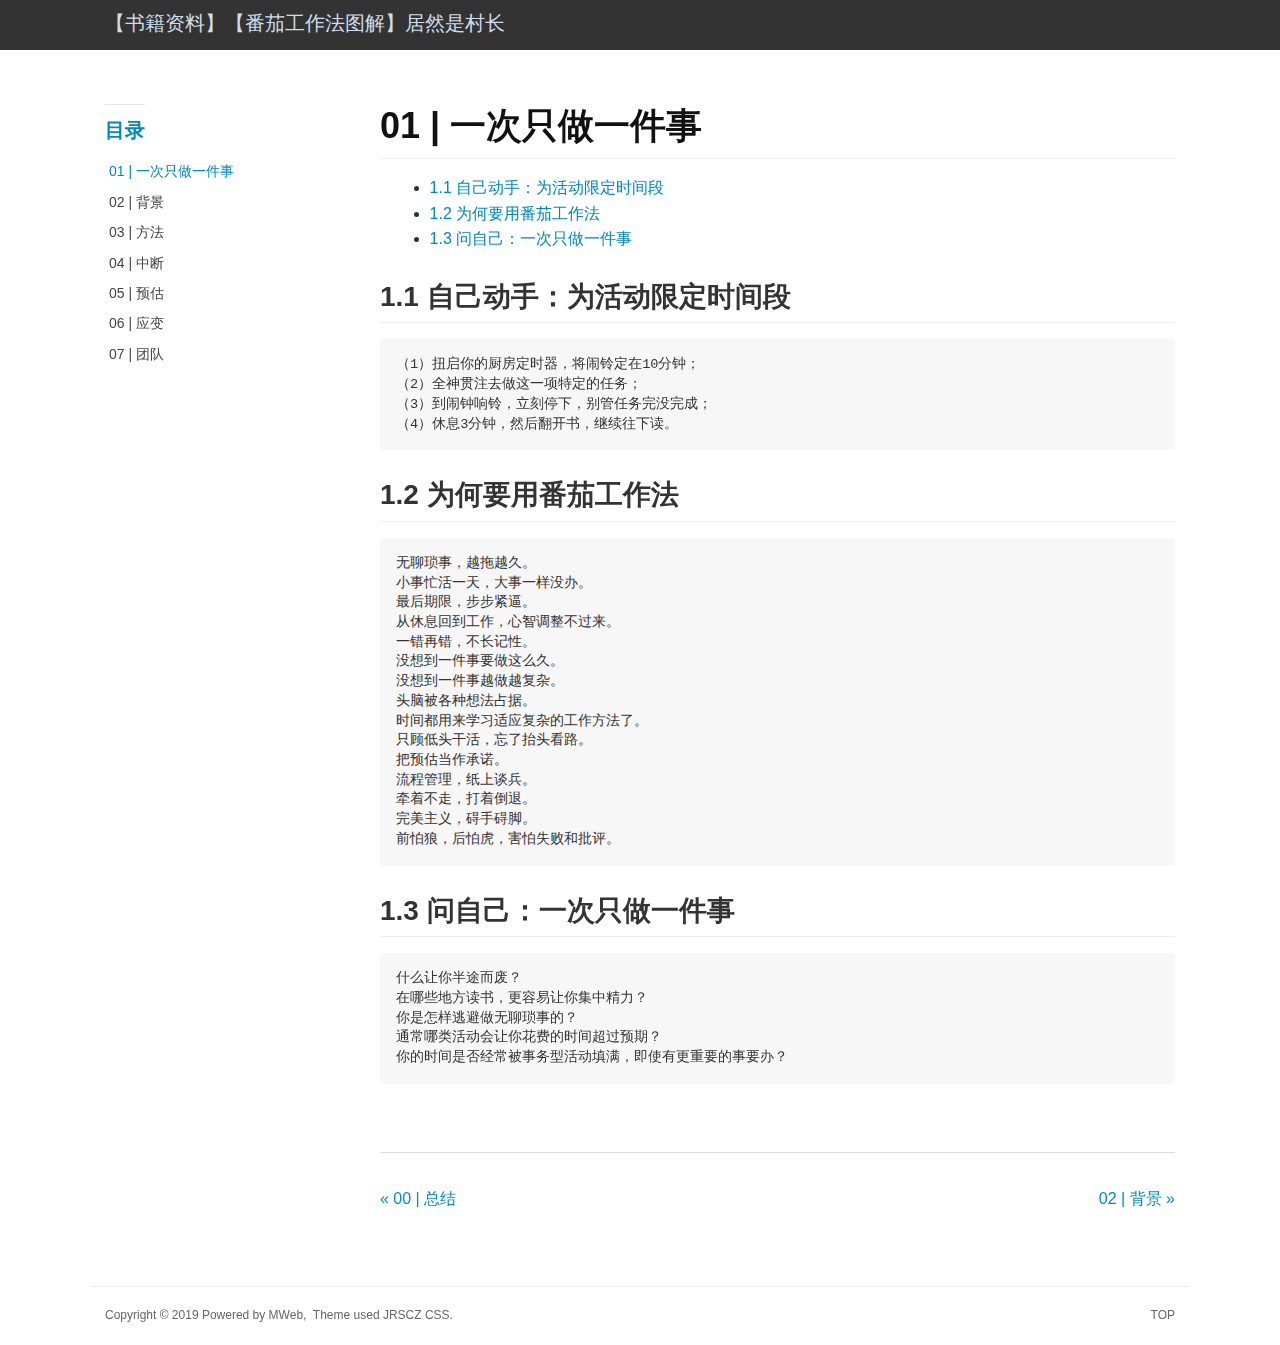
<file: docs/【书籍资料】【番茄工作法图解】01 | 一次只做一件事.html>
<!doctype html>
<html class="no-js" lang="en">
  <head>
    <meta charset="utf-8" />
    <meta name="viewport" content="width=device-width, initial-scale=1.0" />
    <title>
    
  01 | 一次只做一件事 - 【书籍资料】【番茄工作法图解】居然是村长
  
  </title>
 <meta name="description" content="">
 <link href="atom.xml" rel="alternate" title="【书籍资料】【番茄工作法图解】居然是村长" type="application/atom+xml">
    <link rel="stylesheet" href="asset/css/foundation.min.css" />
    <link rel="stylesheet" href="asset/css/docs.css" />

    <script src="asset/js/vendor/modernizr.js"></script>
    <script src="asset/js/vendor/jquery.js"></script>
    <script src="asset/highlightjs/highlight.pack.js"></script>
    <link href="asset/highlightjs/styles/github.css" media="screen, projection" rel="stylesheet" type="text/css">
    <script>hljs.initHighlightingOnLoad();</script>
    
  </head>
  <body class="antialiased hide-extras">
    
    <div class="marketing off-canvas-wrap" data-offcanvas>
      <div class="inner-wrap">


<nav class="top-bar docs-bar hide-for-small" data-topbar>

<div id="header">
    <h1><a href="index.html">【书籍资料】【番茄工作法图解】居然是村长</a></h1>
</div>

</nav>
        <nav class="tab-bar show-for-small">
  <a href="javascript:void(0)" class="left-off-canvas-toggle menu-icon">
    <span> &nbsp; 【书籍资料】【番茄工作法图解】居然是村长</span>
  </a>
</nav>

<aside class="left-off-canvas-menu">
      <ul class="off-canvas-list">
      <li><a href="index.html">Home</a></li>
      
        <li class="divider"></li>
        <li><label>目录</label></li>

          
            <li><a title="01 | 一次只做一件事" href="%E3%80%90%E4%B9%A6%E7%B1%8D%E8%B5%84%E6%96%99%E3%80%91%E3%80%90%E7%95%AA%E8%8C%84%E5%B7%A5%E4%BD%9C%E6%B3%95%E5%9B%BE%E8%A7%A3%E3%80%9101%20%7C%20%E4%B8%80%E6%AC%A1%E5%8F%AA%E5%81%9A%E4%B8%80%E4%BB%B6%E4%BA%8B.html">01 | 一次只做一件事</a></li>
          
            <li><a title="02 | 背景" href="%E3%80%90%E4%B9%A6%E7%B1%8D%E8%B5%84%E6%96%99%E3%80%91%E3%80%90%E7%95%AA%E8%8C%84%E5%B7%A5%E4%BD%9C%E6%B3%95%E5%9B%BE%E8%A7%A3%E3%80%9102%20%7C%20%E8%83%8C%E6%99%AF.html">02 | 背景</a></li>
          
            <li><a title="03 | 方法" href="%E3%80%90%E4%B9%A6%E7%B1%8D%E8%B5%84%E6%96%99%E3%80%91%E3%80%90%E7%95%AA%E8%8C%84%E5%B7%A5%E4%BD%9C%E6%B3%95%E5%9B%BE%E8%A7%A3%E3%80%9101%20%7C%20%E6%96%B9%E6%B3%95.html">03 | 方法</a></li>
          
            <li><a title="04 | 中断" href="%E3%80%90%E4%B9%A6%E7%B1%8D%E8%B5%84%E6%96%99%E3%80%91%E3%80%90%E7%95%AA%E8%8C%84%E5%B7%A5%E4%BD%9C%E6%B3%95%E5%9B%BE%E8%A7%A3%E3%80%9104%20%7C%20%E4%B8%AD%E6%96%AD.html">04 | 中断</a></li>
          
            <li><a title="05 | 预估" href="%E3%80%90%E4%B9%A6%E7%B1%8D%E8%B5%84%E6%96%99%E3%80%91%E3%80%90%E7%95%AA%E8%8C%84%E5%B7%A5%E4%BD%9C%E6%B3%95%E5%9B%BE%E8%A7%A3%E3%80%9105%20%7C%20%E9%A2%84%E4%BC%B0.html">05 | 预估</a></li>
          
            <li><a title="06 | 应变" href="%E3%80%90%E4%B9%A6%E7%B1%8D%E8%B5%84%E6%96%99%E3%80%91%E3%80%90%E7%95%AA%E8%8C%84%E5%B7%A5%E4%BD%9C%E6%B3%95%E5%9B%BE%E8%A7%A3%E3%80%9106%20%7C%20%E5%BA%94%E5%8F%98.html">06 | 应变</a></li>
          
            <li><a title="07 | 团队" href="%E3%80%90%E4%B9%A6%E7%B1%8D%E8%B5%84%E6%96%99%E3%80%91%E3%80%90%E7%95%AA%E8%8C%84%E5%B7%A5%E4%BD%9C%E6%B3%95%E5%9B%BE%E8%A7%A3%E3%80%9107%20%7C%20%E5%9B%A2%E9%98%9F.html">07 | 团队</a></li>
          

      
      </ul>
    </aside>

<a class="exit-off-canvas" href="#"></a>

        <section id="main-content" role="main" class="scroll-container">

          <div class="row">
            <div class="large-3 medium-3 columns">
              <div class="hide-for-small">
                <div class="sidebar">
                <nav>
                  <ul id="side-nav" class="side-nav">

                    
                      <li class="side-title"><span>目录</span></li>
                        
                          <li><a title="01 | 一次只做一件事" href="%E3%80%90%E4%B9%A6%E7%B1%8D%E8%B5%84%E6%96%99%E3%80%91%E3%80%90%E7%95%AA%E8%8C%84%E5%B7%A5%E4%BD%9C%E6%B3%95%E5%9B%BE%E8%A7%A3%E3%80%9101%20%7C%20%E4%B8%80%E6%AC%A1%E5%8F%AA%E5%81%9A%E4%B8%80%E4%BB%B6%E4%BA%8B.html">01 | 一次只做一件事</a></li>
                        
                          <li><a title="02 | 背景" href="%E3%80%90%E4%B9%A6%E7%B1%8D%E8%B5%84%E6%96%99%E3%80%91%E3%80%90%E7%95%AA%E8%8C%84%E5%B7%A5%E4%BD%9C%E6%B3%95%E5%9B%BE%E8%A7%A3%E3%80%9102%20%7C%20%E8%83%8C%E6%99%AF.html">02 | 背景</a></li>
                        
                          <li><a title="03 | 方法" href="%E3%80%90%E4%B9%A6%E7%B1%8D%E8%B5%84%E6%96%99%E3%80%91%E3%80%90%E7%95%AA%E8%8C%84%E5%B7%A5%E4%BD%9C%E6%B3%95%E5%9B%BE%E8%A7%A3%E3%80%9101%20%7C%20%E6%96%B9%E6%B3%95.html">03 | 方法</a></li>
                        
                          <li><a title="04 | 中断" href="%E3%80%90%E4%B9%A6%E7%B1%8D%E8%B5%84%E6%96%99%E3%80%91%E3%80%90%E7%95%AA%E8%8C%84%E5%B7%A5%E4%BD%9C%E6%B3%95%E5%9B%BE%E8%A7%A3%E3%80%9104%20%7C%20%E4%B8%AD%E6%96%AD.html">04 | 中断</a></li>
                        
                          <li><a title="05 | 预估" href="%E3%80%90%E4%B9%A6%E7%B1%8D%E8%B5%84%E6%96%99%E3%80%91%E3%80%90%E7%95%AA%E8%8C%84%E5%B7%A5%E4%BD%9C%E6%B3%95%E5%9B%BE%E8%A7%A3%E3%80%9105%20%7C%20%E9%A2%84%E4%BC%B0.html">05 | 预估</a></li>
                        
                          <li><a title="06 | 应变" href="%E3%80%90%E4%B9%A6%E7%B1%8D%E8%B5%84%E6%96%99%E3%80%91%E3%80%90%E7%95%AA%E8%8C%84%E5%B7%A5%E4%BD%9C%E6%B3%95%E5%9B%BE%E8%A7%A3%E3%80%9106%20%7C%20%E5%BA%94%E5%8F%98.html">06 | 应变</a></li>
                        
                          <li><a title="07 | 团队" href="%E3%80%90%E4%B9%A6%E7%B1%8D%E8%B5%84%E6%96%99%E3%80%91%E3%80%90%E7%95%AA%E8%8C%84%E5%B7%A5%E4%BD%9C%E6%B3%95%E5%9B%BE%E8%A7%A3%E3%80%9107%20%7C%20%E5%9B%A2%E9%98%9F.html">07 | 团队</a></li>
                        

                    
                  </ul>
                </nav>
                </div>
              </div>
            </div>
            <div class="large-9 medium-9 columns">

 <div class="markdown-body">
<h1>01 | 一次只做一件事</h1>

<ul>
<li>
<a href="#toc_0">1.1 自己动手：为活动限定时间段</a>
</li>
<li>
<a href="#toc_1">1.2 为何要用番茄工作法</a>
</li>
<li>
<a href="#toc_2">1.3 问自己：一次只做一件事</a>
</li>
</ul>


<h2 id="toc_0">1.1 自己动手：为活动限定时间段</h2>

<pre><code>（1）扭启你的厨房定时器，将闹铃定在10分钟；
（2）全神贯注去做这一项特定的任务；
（3）到闹钟响铃，立刻停下，别管任务完没完成；
（4）休息3分钟，然后翻开书，继续往下读。
</code></pre>

<h2 id="toc_1">1.2 为何要用番茄工作法</h2>

<pre><code>无聊琐事，越拖越久。
小事忙活一天，大事一样没办。
最后期限，步步紧逼。
从休息回到工作，心智调整不过来。
一错再错，不长记性。
没想到一件事要做这么久。
没想到一件事越做越复杂。
头脑被各种想法占据。
时间都用来学习适应复杂的工作方法了。
只顾低头干活，忘了抬头看路。
把预估当作承诺。
流程管理，纸上谈兵。
牵着不走，打着倒退。
完美主义，碍手碍脚。
前怕狼，后怕虎，害怕失败和批评。
</code></pre>

<h2 id="toc_2">1.3 问自己：一次只做一件事</h2>

<pre><code>什么让你半途而废？
在哪些地方读书，更容易让你集中精力？
你是怎样逃避做无聊琐事的？
通常哪类活动会让你花费的时间超过预期？
你的时间是否经常被事务型活动填满，即使有更重要的事要办？
</code></pre>


</div>

<br /><br />
<hr />

<div class="row clearfix">
  <div class="large-6 columns">
	<div class="text-left" style="padding:15px 0px;">
		
	        <a href="%E3%80%90%E4%B9%A6%E7%B1%8D%E8%B5%84%E6%96%99%E3%80%91%E3%80%90%E7%95%AA%E8%8C%84%E5%B7%A5%E4%BD%9C%E6%B3%95%E5%9B%BE%E8%A7%A3%E3%80%9100%20%7C%20%E6%80%BB%E7%BB%93.html"  title="Previous Post: 00 | 总结">&laquo; 00 | 总结</a>
	    
	</div>
  </div>
  <div class="large-6 columns">
	<div class="text-right" style="padding:15px 0px;">
		
	        <a href="%E3%80%90%E4%B9%A6%E7%B1%8D%E8%B5%84%E6%96%99%E3%80%91%E3%80%90%E7%95%AA%E8%8C%84%E5%B7%A5%E4%BD%9C%E6%B3%95%E5%9B%BE%E8%A7%A3%E3%80%9102%20%7C%20%E8%83%8C%E6%99%AF.html" 
	        title="Next Post: 02 | 背景">02 | 背景 &raquo;</a>
	    
	</div>
  </div>
</div>

<div class="row">
<div style="padding:0px 0.93em;" class="share-comments">

</div>
</div>
<script type="text/javascript">
	$(function(){
		var currentURL = '%E3%80%90%E4%B9%A6%E7%B1%8D%E8%B5%84%E6%96%99%E3%80%91%E3%80%90%E7%95%AA%E8%8C%84%E5%B7%A5%E4%BD%9C%E6%B3%95%E5%9B%BE%E8%A7%A3%E3%80%9101%20%7C%20%E4%B8%80%E6%AC%A1%E5%8F%AA%E5%81%9A%E4%B8%80%E4%BB%B6%E4%BA%8B.html';
		$('#side-nav a').each(function(){
			if($(this).attr('href') == currentURL){
				$(this).parent().addClass('active');
			}
		});
	});
</script>  
</div></div>


<div class="page-bottom">
  <div class="row">
  <hr />
  <div class="small-9 columns">
  <p class="copyright">Copyright &copy; 2019
Powered by <a target="_blank" href="http://www.mweb.im">MWeb</a>,&nbsp; 
Theme used <a target="_blank" href="http://github.com">JRSCZ CSS</a>.</p>
  </div>
  <div class="small-3 columns">
  <p class="copyright text-right"><a href="#header">TOP</a></p>
  </div>
   
  </div>
</div>

        </section>
      </div>
    </div>
    
    
    <script src="asset/js/foundation.min.js"></script>
    <script src="asset/js/foundation/foundation.offcanvas.js"></script>
    <script>
      $(document).foundation();

     
    </script>
    


  </body>
</html>
</file>
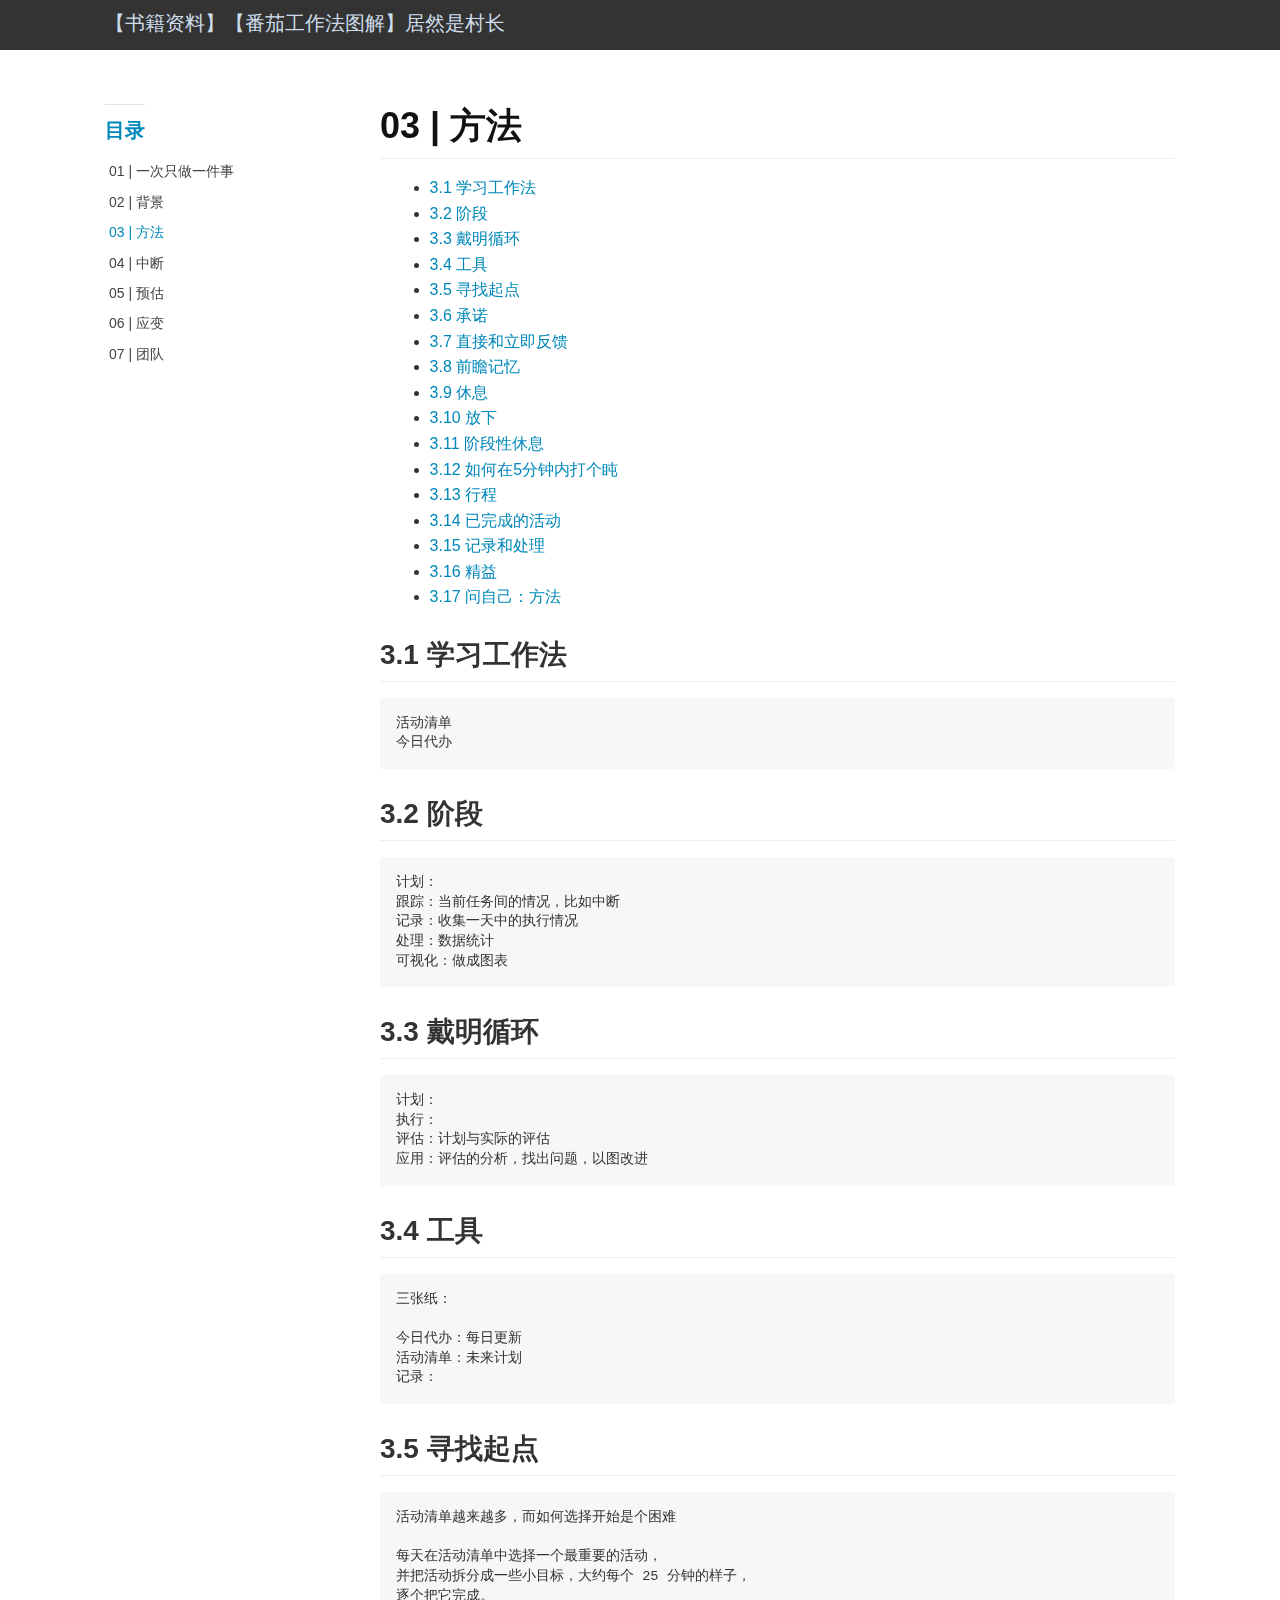
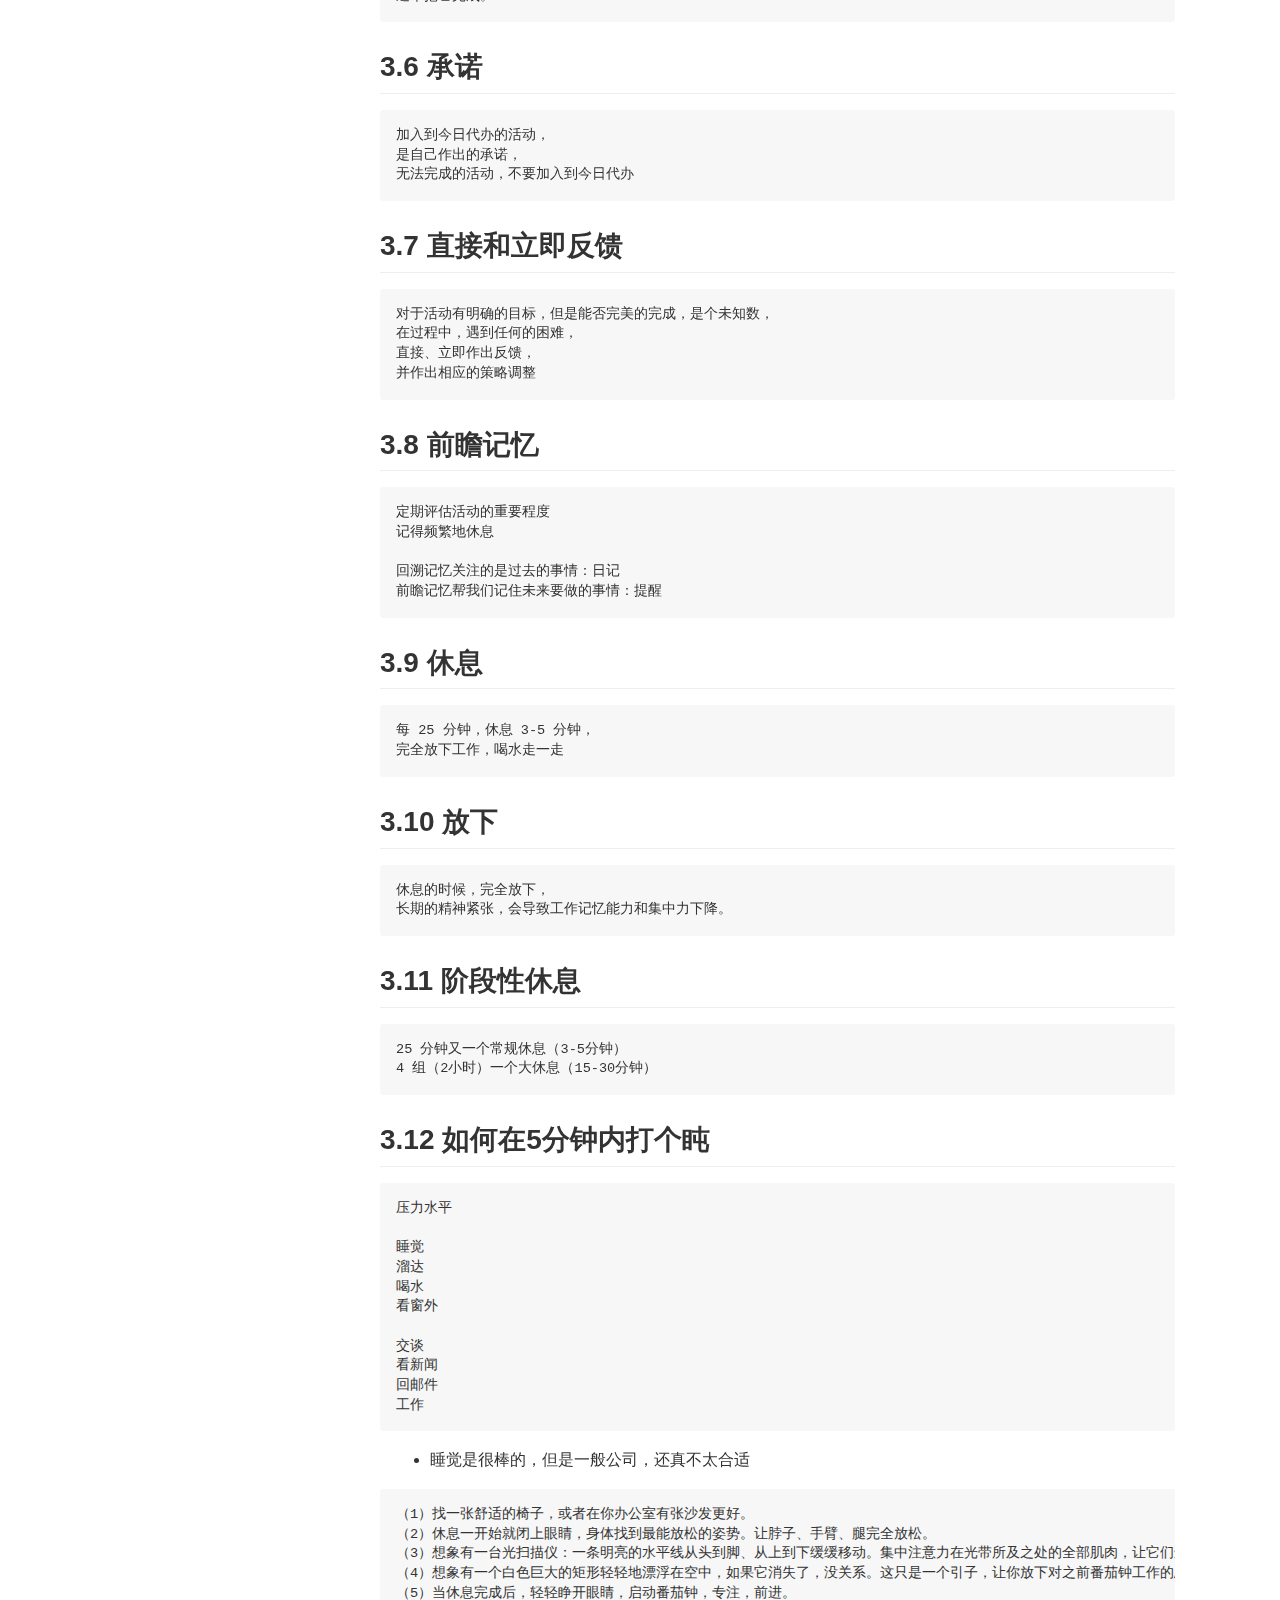
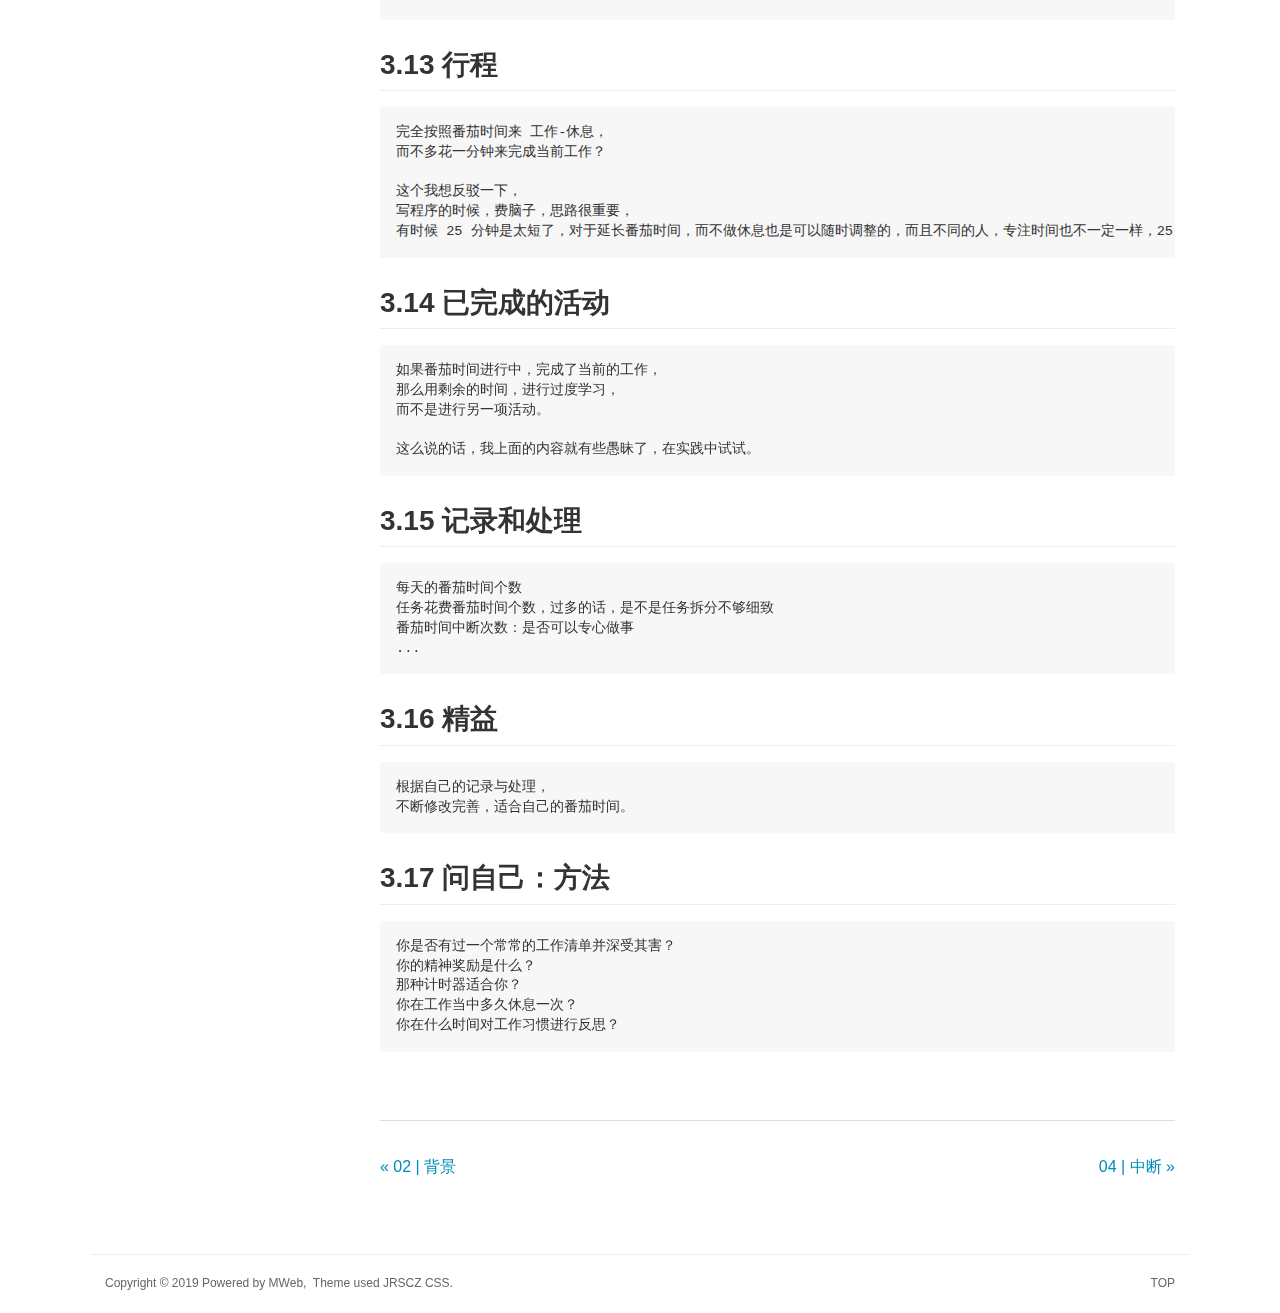
<file: docs/【书籍资料】【番茄工作法图解】01 | 方法.html>
<!doctype html>
<html class="no-js" lang="en">
  <head>
    <meta charset="utf-8" />
    <meta name="viewport" content="width=device-width, initial-scale=1.0" />
    <title>
    
  03 | 方法 - 【书籍资料】【番茄工作法图解】居然是村长
  
  </title>
 <meta name="description" content="">
 <link href="atom.xml" rel="alternate" title="【书籍资料】【番茄工作法图解】居然是村长" type="application/atom+xml">
    <link rel="stylesheet" href="asset/css/foundation.min.css" />
    <link rel="stylesheet" href="asset/css/docs.css" />

    <script src="asset/js/vendor/modernizr.js"></script>
    <script src="asset/js/vendor/jquery.js"></script>
    <script src="asset/highlightjs/highlight.pack.js"></script>
    <link href="asset/highlightjs/styles/github.css" media="screen, projection" rel="stylesheet" type="text/css">
    <script>hljs.initHighlightingOnLoad();</script>
    
  </head>
  <body class="antialiased hide-extras">
    
    <div class="marketing off-canvas-wrap" data-offcanvas>
      <div class="inner-wrap">


<nav class="top-bar docs-bar hide-for-small" data-topbar>

<div id="header">
    <h1><a href="index.html">【书籍资料】【番茄工作法图解】居然是村长</a></h1>
</div>

</nav>
        <nav class="tab-bar show-for-small">
  <a href="javascript:void(0)" class="left-off-canvas-toggle menu-icon">
    <span> &nbsp; 【书籍资料】【番茄工作法图解】居然是村长</span>
  </a>
</nav>

<aside class="left-off-canvas-menu">
      <ul class="off-canvas-list">
      <li><a href="index.html">Home</a></li>
      
        <li class="divider"></li>
        <li><label>目录</label></li>

          
            <li><a title="01 | 一次只做一件事" href="%E3%80%90%E4%B9%A6%E7%B1%8D%E8%B5%84%E6%96%99%E3%80%91%E3%80%90%E7%95%AA%E8%8C%84%E5%B7%A5%E4%BD%9C%E6%B3%95%E5%9B%BE%E8%A7%A3%E3%80%9101%20%7C%20%E4%B8%80%E6%AC%A1%E5%8F%AA%E5%81%9A%E4%B8%80%E4%BB%B6%E4%BA%8B.html">01 | 一次只做一件事</a></li>
          
            <li><a title="02 | 背景" href="%E3%80%90%E4%B9%A6%E7%B1%8D%E8%B5%84%E6%96%99%E3%80%91%E3%80%90%E7%95%AA%E8%8C%84%E5%B7%A5%E4%BD%9C%E6%B3%95%E5%9B%BE%E8%A7%A3%E3%80%9102%20%7C%20%E8%83%8C%E6%99%AF.html">02 | 背景</a></li>
          
            <li><a title="03 | 方法" href="%E3%80%90%E4%B9%A6%E7%B1%8D%E8%B5%84%E6%96%99%E3%80%91%E3%80%90%E7%95%AA%E8%8C%84%E5%B7%A5%E4%BD%9C%E6%B3%95%E5%9B%BE%E8%A7%A3%E3%80%9101%20%7C%20%E6%96%B9%E6%B3%95.html">03 | 方法</a></li>
          
            <li><a title="04 | 中断" href="%E3%80%90%E4%B9%A6%E7%B1%8D%E8%B5%84%E6%96%99%E3%80%91%E3%80%90%E7%95%AA%E8%8C%84%E5%B7%A5%E4%BD%9C%E6%B3%95%E5%9B%BE%E8%A7%A3%E3%80%9104%20%7C%20%E4%B8%AD%E6%96%AD.html">04 | 中断</a></li>
          
            <li><a title="05 | 预估" href="%E3%80%90%E4%B9%A6%E7%B1%8D%E8%B5%84%E6%96%99%E3%80%91%E3%80%90%E7%95%AA%E8%8C%84%E5%B7%A5%E4%BD%9C%E6%B3%95%E5%9B%BE%E8%A7%A3%E3%80%9105%20%7C%20%E9%A2%84%E4%BC%B0.html">05 | 预估</a></li>
          
            <li><a title="06 | 应变" href="%E3%80%90%E4%B9%A6%E7%B1%8D%E8%B5%84%E6%96%99%E3%80%91%E3%80%90%E7%95%AA%E8%8C%84%E5%B7%A5%E4%BD%9C%E6%B3%95%E5%9B%BE%E8%A7%A3%E3%80%9106%20%7C%20%E5%BA%94%E5%8F%98.html">06 | 应变</a></li>
          
            <li><a title="07 | 团队" href="%E3%80%90%E4%B9%A6%E7%B1%8D%E8%B5%84%E6%96%99%E3%80%91%E3%80%90%E7%95%AA%E8%8C%84%E5%B7%A5%E4%BD%9C%E6%B3%95%E5%9B%BE%E8%A7%A3%E3%80%9107%20%7C%20%E5%9B%A2%E9%98%9F.html">07 | 团队</a></li>
          

      
      </ul>
    </aside>

<a class="exit-off-canvas" href="#"></a>

        <section id="main-content" role="main" class="scroll-container">

          <div class="row">
            <div class="large-3 medium-3 columns">
              <div class="hide-for-small">
                <div class="sidebar">
                <nav>
                  <ul id="side-nav" class="side-nav">

                    
                      <li class="side-title"><span>目录</span></li>
                        
                          <li><a title="01 | 一次只做一件事" href="%E3%80%90%E4%B9%A6%E7%B1%8D%E8%B5%84%E6%96%99%E3%80%91%E3%80%90%E7%95%AA%E8%8C%84%E5%B7%A5%E4%BD%9C%E6%B3%95%E5%9B%BE%E8%A7%A3%E3%80%9101%20%7C%20%E4%B8%80%E6%AC%A1%E5%8F%AA%E5%81%9A%E4%B8%80%E4%BB%B6%E4%BA%8B.html">01 | 一次只做一件事</a></li>
                        
                          <li><a title="02 | 背景" href="%E3%80%90%E4%B9%A6%E7%B1%8D%E8%B5%84%E6%96%99%E3%80%91%E3%80%90%E7%95%AA%E8%8C%84%E5%B7%A5%E4%BD%9C%E6%B3%95%E5%9B%BE%E8%A7%A3%E3%80%9102%20%7C%20%E8%83%8C%E6%99%AF.html">02 | 背景</a></li>
                        
                          <li><a title="03 | 方法" href="%E3%80%90%E4%B9%A6%E7%B1%8D%E8%B5%84%E6%96%99%E3%80%91%E3%80%90%E7%95%AA%E8%8C%84%E5%B7%A5%E4%BD%9C%E6%B3%95%E5%9B%BE%E8%A7%A3%E3%80%9101%20%7C%20%E6%96%B9%E6%B3%95.html">03 | 方法</a></li>
                        
                          <li><a title="04 | 中断" href="%E3%80%90%E4%B9%A6%E7%B1%8D%E8%B5%84%E6%96%99%E3%80%91%E3%80%90%E7%95%AA%E8%8C%84%E5%B7%A5%E4%BD%9C%E6%B3%95%E5%9B%BE%E8%A7%A3%E3%80%9104%20%7C%20%E4%B8%AD%E6%96%AD.html">04 | 中断</a></li>
                        
                          <li><a title="05 | 预估" href="%E3%80%90%E4%B9%A6%E7%B1%8D%E8%B5%84%E6%96%99%E3%80%91%E3%80%90%E7%95%AA%E8%8C%84%E5%B7%A5%E4%BD%9C%E6%B3%95%E5%9B%BE%E8%A7%A3%E3%80%9105%20%7C%20%E9%A2%84%E4%BC%B0.html">05 | 预估</a></li>
                        
                          <li><a title="06 | 应变" href="%E3%80%90%E4%B9%A6%E7%B1%8D%E8%B5%84%E6%96%99%E3%80%91%E3%80%90%E7%95%AA%E8%8C%84%E5%B7%A5%E4%BD%9C%E6%B3%95%E5%9B%BE%E8%A7%A3%E3%80%9106%20%7C%20%E5%BA%94%E5%8F%98.html">06 | 应变</a></li>
                        
                          <li><a title="07 | 团队" href="%E3%80%90%E4%B9%A6%E7%B1%8D%E8%B5%84%E6%96%99%E3%80%91%E3%80%90%E7%95%AA%E8%8C%84%E5%B7%A5%E4%BD%9C%E6%B3%95%E5%9B%BE%E8%A7%A3%E3%80%9107%20%7C%20%E5%9B%A2%E9%98%9F.html">07 | 团队</a></li>
                        

                    
                  </ul>
                </nav>
                </div>
              </div>
            </div>
            <div class="large-9 medium-9 columns">

 <div class="markdown-body">
<h1>03 | 方法</h1>

<ul>
<li>
<a href="#toc_0">3.1 学习工作法</a>
</li>
<li>
<a href="#toc_1">3.2 阶段</a>
</li>
<li>
<a href="#toc_2">3.3 戴明循环</a>
</li>
<li>
<a href="#toc_3">3.4 工具</a>
</li>
<li>
<a href="#toc_4">3.5 寻找起点</a>
</li>
<li>
<a href="#toc_5">3.6 承诺</a>
</li>
<li>
<a href="#toc_6">3.7 直接和立即反馈</a>
</li>
<li>
<a href="#toc_7">3.8 前瞻记忆</a>
</li>
<li>
<a href="#toc_8">3.9 休息</a>
</li>
<li>
<a href="#toc_9">3.10 放下</a>
</li>
<li>
<a href="#toc_10">3.11 阶段性休息</a>
</li>
<li>
<a href="#toc_11">3.12 如何在5分钟内打个盹</a>
</li>
<li>
<a href="#toc_12">3.13 行程</a>
</li>
<li>
<a href="#toc_13">3.14 已完成的活动</a>
</li>
<li>
<a href="#toc_14">3.15 记录和处理</a>
</li>
<li>
<a href="#toc_15">3.16 精益</a>
</li>
<li>
<a href="#toc_16">3.17 问自己：方法</a>
</li>
</ul>


<h2 id="toc_0">3.1 学习工作法</h2>

<pre><code>活动清单
今日代办
</code></pre>

<h2 id="toc_1">3.2 阶段</h2>

<pre><code>计划：
跟踪：当前任务间的情况，比如中断
记录：收集一天中的执行情况
处理：数据统计
可视化：做成图表
</code></pre>

<h2 id="toc_2">3.3 戴明循环</h2>

<pre><code>计划：
执行：
评估：计划与实际的评估
应用：评估的分析，找出问题，以图改进
</code></pre>

<h2 id="toc_3">3.4 工具</h2>

<pre><code>三张纸：

今日代办：每日更新
活动清单：未来计划
记录：
</code></pre>

<h2 id="toc_4">3.5 寻找起点</h2>

<pre><code>活动清单越来越多，而如何选择开始是个困难

每天在活动清单中选择一个最重要的活动，
并把活动拆分成一些小目标，大约每个 25 分钟的样子，
逐个把它完成。
</code></pre>

<h2 id="toc_5">3.6 承诺</h2>

<pre><code>加入到今日代办的活动，
是自己作出的承诺，
无法完成的活动，不要加入到今日代办
</code></pre>

<h2 id="toc_6">3.7 直接和立即反馈</h2>

<pre><code>对于活动有明确的目标，但是能否完美的完成，是个未知数，
在过程中，遇到任何的困难，
直接、立即作出反馈，
并作出相应的策略调整
</code></pre>

<h2 id="toc_7">3.8 前瞻记忆</h2>

<pre><code>定期评估活动的重要程度
记得频繁地休息

回溯记忆关注的是过去的事情：日记
前瞻记忆帮我们记住未来要做的事情：提醒
</code></pre>

<h2 id="toc_8">3.9 休息</h2>

<pre><code>每 25 分钟，休息 3-5 分钟，
完全放下工作，喝水走一走
</code></pre>

<h2 id="toc_9">3.10 放下</h2>

<pre><code>休息的时候，完全放下，
长期的精神紧张，会导致工作记忆能力和集中力下降。
</code></pre>

<h2 id="toc_10">3.11 阶段性休息</h2>

<pre><code>25 分钟又一个常规休息（3-5分钟）
4 组（2小时）一个大休息（15-30分钟）
</code></pre>

<h2 id="toc_11">3.12 如何在5分钟内打个盹</h2>

<pre><code>压力水平

睡觉
溜达
喝水
看窗外

交谈
看新闻
回邮件
工作
</code></pre>

<ul>
<li>睡觉是很棒的，但是一般公司，还真不太合适</li>
</ul>

<pre><code>（1）找一张舒适的椅子，或者在你办公室有张沙发更好。
（2）休息一开始就闭上眼睛，身体找到最能放松的姿势。让脖子、手臂、腿完全放松。
（3）想象有一台光扫描仪：一条明亮的水平线从头到脚、从上到下缓缓移动。集中注意力在光带所及之处的全部肌肉，让它们进一步放松。尤其注意眼睛，仔细地消除眼部的紧张。
（4）想象有一个白色巨大的矩形轻轻地漂浮在空中，如果它消失了，没关系。这只是一个引子，让你放下对之前番茄钟工作的思考。
（5）当休息完成后，轻轻睁开眼睛，启动番茄钟，专注，前进。
</code></pre>

<h2 id="toc_12">3.13 行程</h2>

<pre><code>完全按照番茄时间来 工作-休息，
而不多花一分钟来完成当前工作？

这个我想反驳一下，
写程序的时候，费脑子，思路很重要，
有时候 25 分钟是太短了，对于延长番茄时间，而不做休息也是可以随时调整的，而且不同的人，专注时间也不一定一样，25 分钟也是相对灵活也变，比如我可以设置为 50 分钟，休息 10 分钟
</code></pre>

<h2 id="toc_13">3.14 已完成的活动</h2>

<pre><code>如果番茄时间进行中，完成了当前的工作，
那么用剩余的时间，进行过度学习，
而不是进行另一项活动。

这么说的话，我上面的内容就有些愚昧了，在实践中试试。
</code></pre>

<h2 id="toc_14">3.15 记录和处理</h2>

<pre><code>每天的番茄时间个数
任务花费番茄时间个数，过多的话，是不是任务拆分不够细致
番茄时间中断次数：是否可以专心做事
...
</code></pre>

<h2 id="toc_15">3.16 精益</h2>

<pre><code>根据自己的记录与处理，
不断修改完善，适合自己的番茄时间。
</code></pre>

<h2 id="toc_16">3.17 问自己：方法</h2>

<pre><code>你是否有过一个常常的工作清单并深受其害？
你的精神奖励是什么？
那种计时器适合你？
你在工作当中多久休息一次？
你在什么时间对工作习惯进行反思？
</code></pre>


</div>

<br /><br />
<hr />

<div class="row clearfix">
  <div class="large-6 columns">
	<div class="text-left" style="padding:15px 0px;">
		
	        <a href="%E3%80%90%E4%B9%A6%E7%B1%8D%E8%B5%84%E6%96%99%E3%80%91%E3%80%90%E7%95%AA%E8%8C%84%E5%B7%A5%E4%BD%9C%E6%B3%95%E5%9B%BE%E8%A7%A3%E3%80%9102%20%7C%20%E8%83%8C%E6%99%AF.html"  title="Previous Post: 02 | 背景">&laquo; 02 | 背景</a>
	    
	</div>
  </div>
  <div class="large-6 columns">
	<div class="text-right" style="padding:15px 0px;">
		
	        <a href="%E3%80%90%E4%B9%A6%E7%B1%8D%E8%B5%84%E6%96%99%E3%80%91%E3%80%90%E7%95%AA%E8%8C%84%E5%B7%A5%E4%BD%9C%E6%B3%95%E5%9B%BE%E8%A7%A3%E3%80%9104%20%7C%20%E4%B8%AD%E6%96%AD.html" 
	        title="Next Post: 04 | 中断">04 | 中断 &raquo;</a>
	    
	</div>
  </div>
</div>

<div class="row">
<div style="padding:0px 0.93em;" class="share-comments">

</div>
</div>
<script type="text/javascript">
	$(function(){
		var currentURL = '%E3%80%90%E4%B9%A6%E7%B1%8D%E8%B5%84%E6%96%99%E3%80%91%E3%80%90%E7%95%AA%E8%8C%84%E5%B7%A5%E4%BD%9C%E6%B3%95%E5%9B%BE%E8%A7%A3%E3%80%9101%20%7C%20%E6%96%B9%E6%B3%95.html';
		$('#side-nav a').each(function(){
			if($(this).attr('href') == currentURL){
				$(this).parent().addClass('active');
			}
		});
	});
</script>  
</div></div>


<div class="page-bottom">
  <div class="row">
  <hr />
  <div class="small-9 columns">
  <p class="copyright">Copyright &copy; 2019
Powered by <a target="_blank" href="http://www.mweb.im">MWeb</a>,&nbsp; 
Theme used <a target="_blank" href="http://github.com">JRSCZ CSS</a>.</p>
  </div>
  <div class="small-3 columns">
  <p class="copyright text-right"><a href="#header">TOP</a></p>
  </div>
   
  </div>
</div>

        </section>
      </div>
    </div>
    
    
    <script src="asset/js/foundation.min.js"></script>
    <script src="asset/js/foundation/foundation.offcanvas.js"></script>
    <script>
      $(document).foundation();

     
    </script>
    


  </body>
</html>
</file>
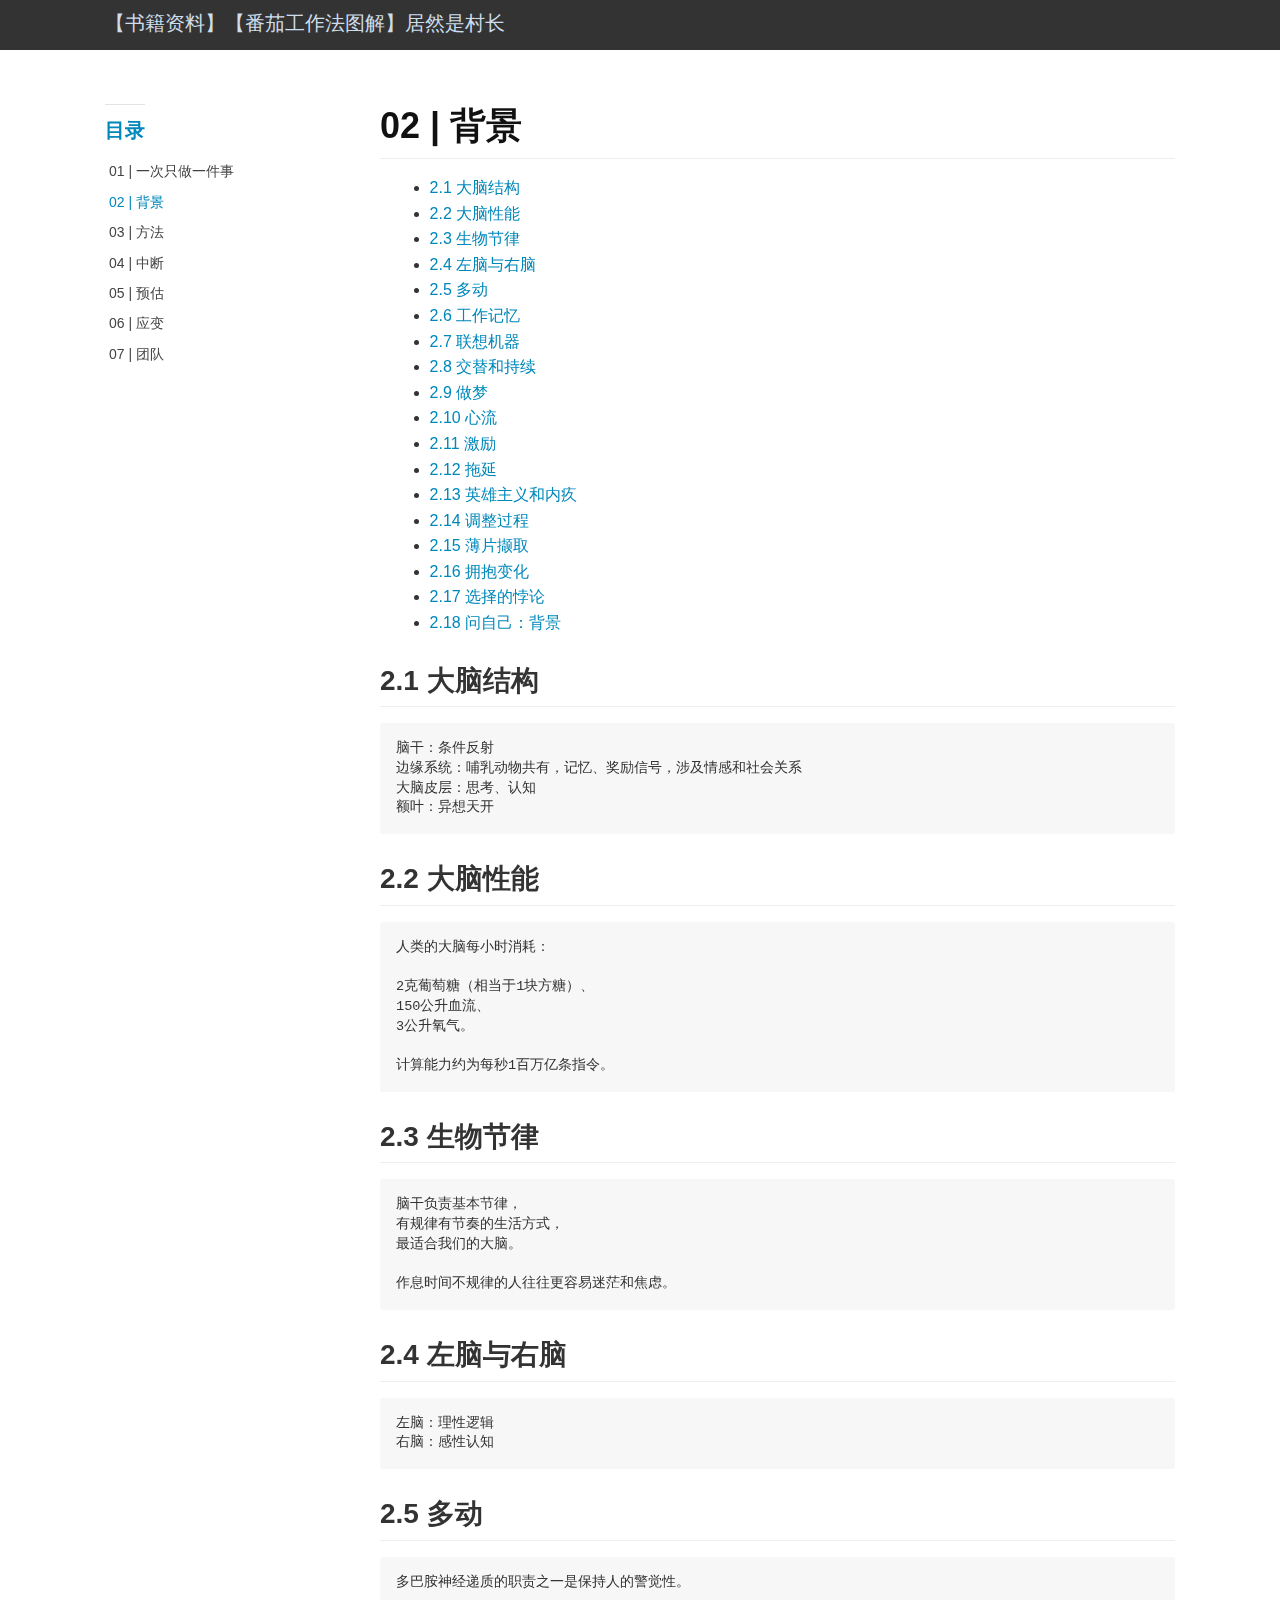
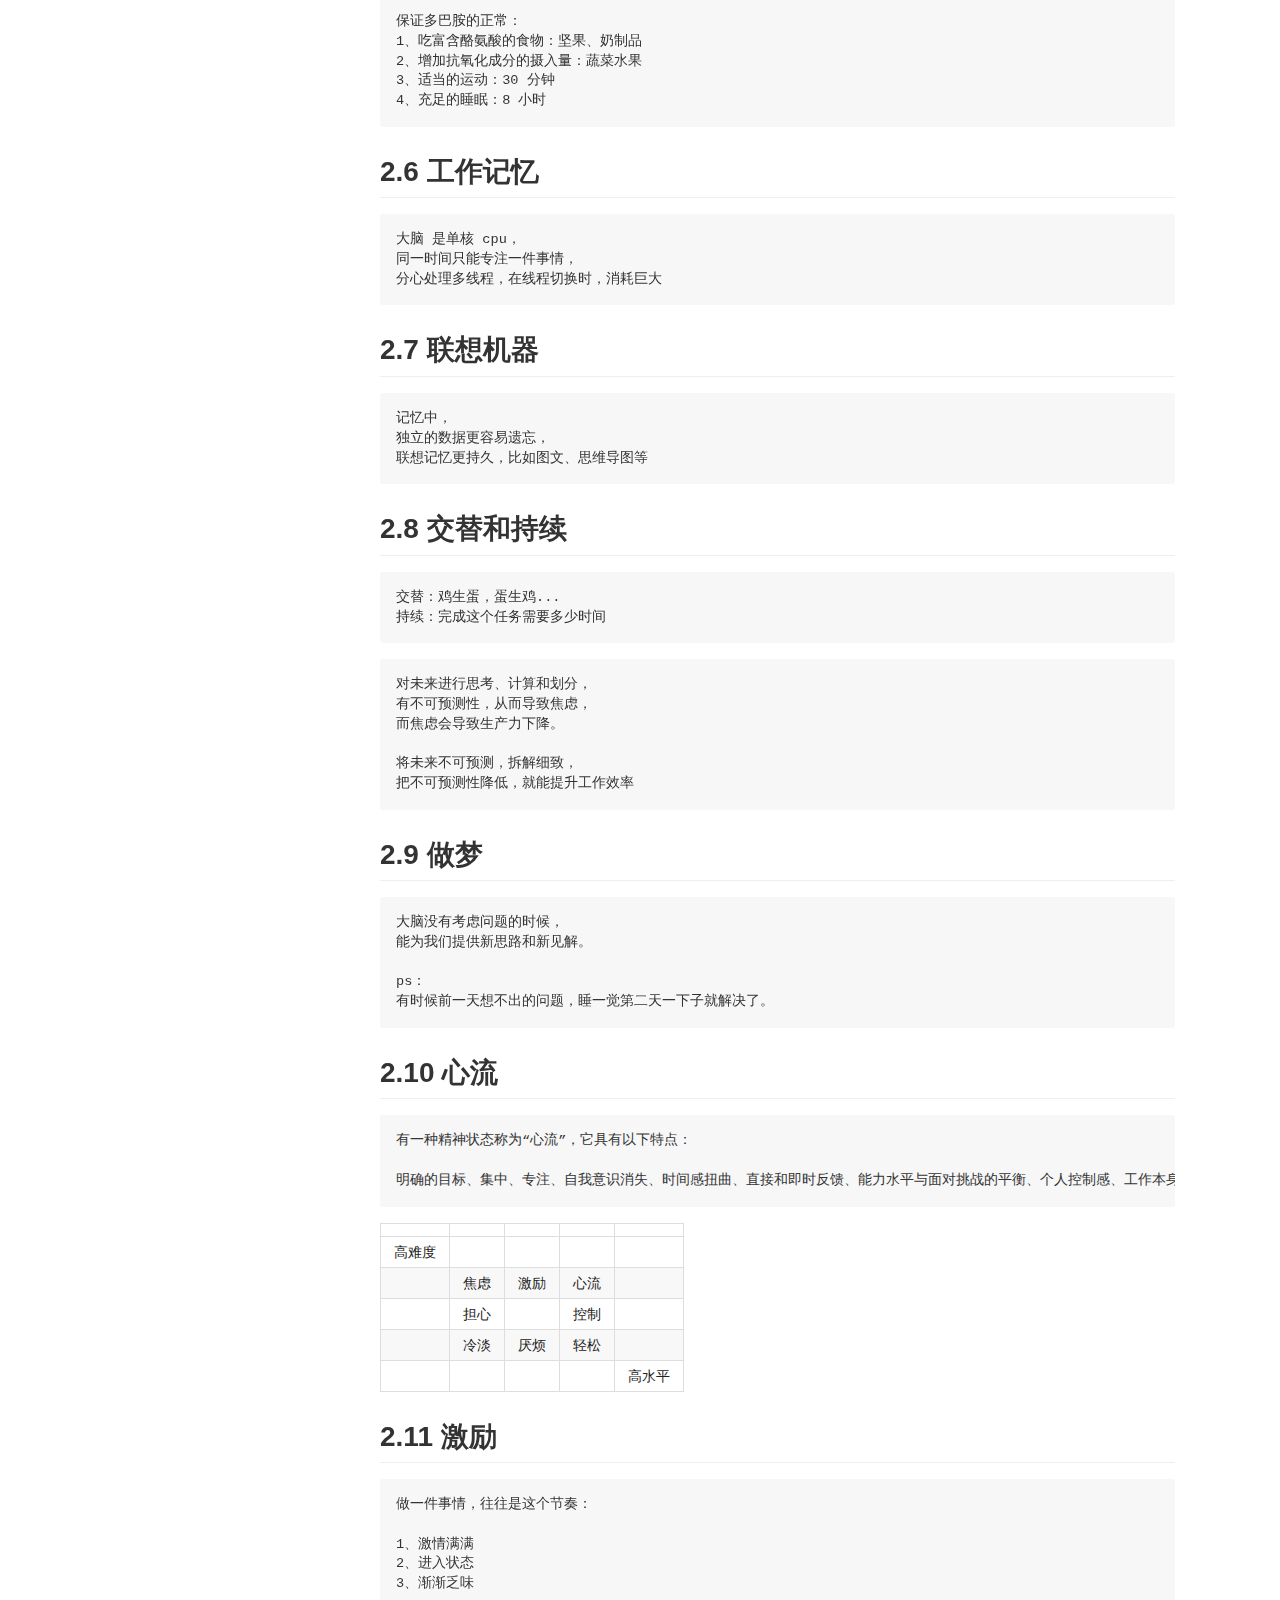
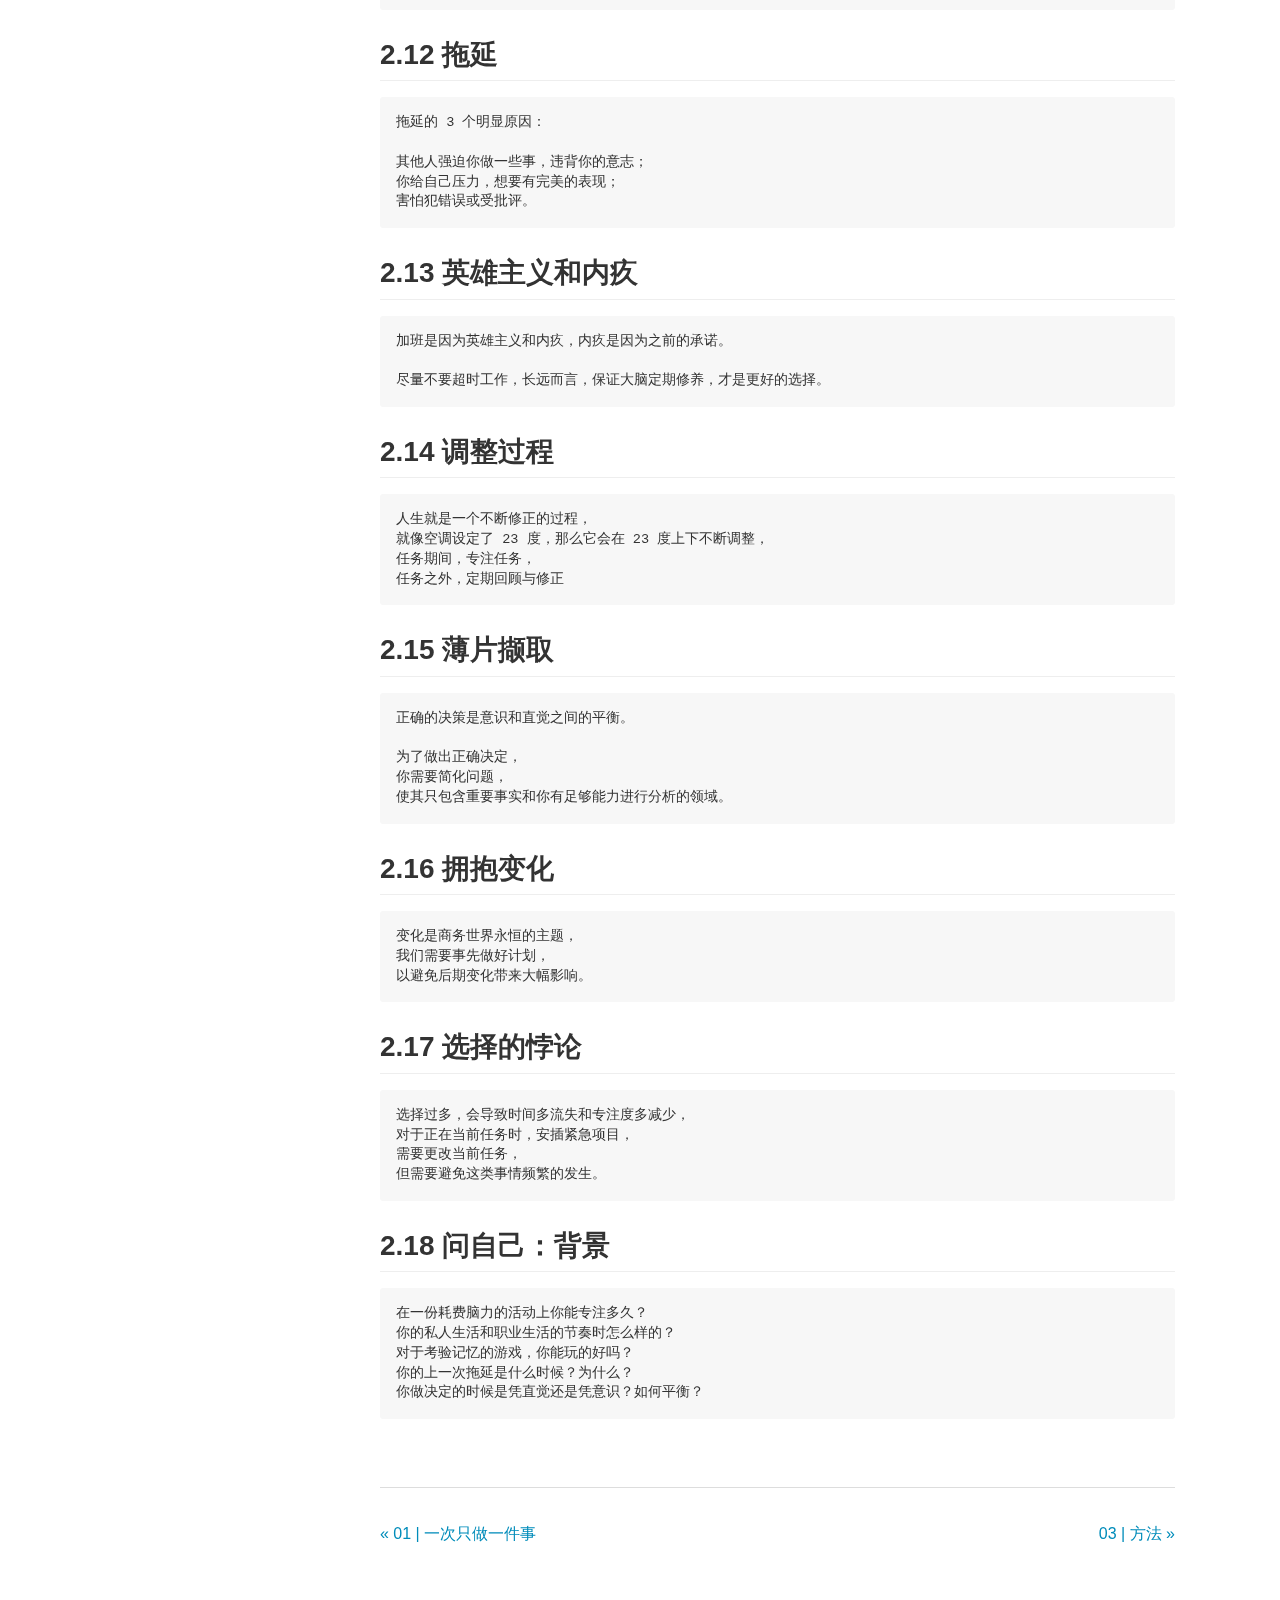
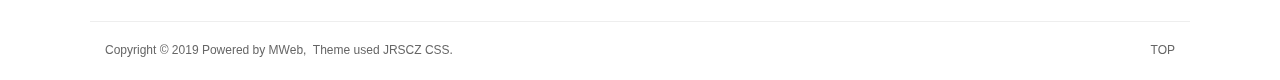
<file: docs/【书籍资料】【番茄工作法图解】02 | 背景.html>
<!doctype html>
<html class="no-js" lang="en">
  <head>
    <meta charset="utf-8" />
    <meta name="viewport" content="width=device-width, initial-scale=1.0" />
    <title>
    
  02 | 背景 - 【书籍资料】【番茄工作法图解】居然是村长
  
  </title>
 <meta name="description" content="">
 <link href="atom.xml" rel="alternate" title="【书籍资料】【番茄工作法图解】居然是村长" type="application/atom+xml">
    <link rel="stylesheet" href="asset/css/foundation.min.css" />
    <link rel="stylesheet" href="asset/css/docs.css" />

    <script src="asset/js/vendor/modernizr.js"></script>
    <script src="asset/js/vendor/jquery.js"></script>
    <script src="asset/highlightjs/highlight.pack.js"></script>
    <link href="asset/highlightjs/styles/github.css" media="screen, projection" rel="stylesheet" type="text/css">
    <script>hljs.initHighlightingOnLoad();</script>
    
  </head>
  <body class="antialiased hide-extras">
    
    <div class="marketing off-canvas-wrap" data-offcanvas>
      <div class="inner-wrap">


<nav class="top-bar docs-bar hide-for-small" data-topbar>

<div id="header">
    <h1><a href="index.html">【书籍资料】【番茄工作法图解】居然是村长</a></h1>
</div>

</nav>
        <nav class="tab-bar show-for-small">
  <a href="javascript:void(0)" class="left-off-canvas-toggle menu-icon">
    <span> &nbsp; 【书籍资料】【番茄工作法图解】居然是村长</span>
  </a>
</nav>

<aside class="left-off-canvas-menu">
      <ul class="off-canvas-list">
      <li><a href="index.html">Home</a></li>
      
        <li class="divider"></li>
        <li><label>目录</label></li>

          
            <li><a title="01 | 一次只做一件事" href="%E3%80%90%E4%B9%A6%E7%B1%8D%E8%B5%84%E6%96%99%E3%80%91%E3%80%90%E7%95%AA%E8%8C%84%E5%B7%A5%E4%BD%9C%E6%B3%95%E5%9B%BE%E8%A7%A3%E3%80%9101%20%7C%20%E4%B8%80%E6%AC%A1%E5%8F%AA%E5%81%9A%E4%B8%80%E4%BB%B6%E4%BA%8B.html">01 | 一次只做一件事</a></li>
          
            <li><a title="02 | 背景" href="%E3%80%90%E4%B9%A6%E7%B1%8D%E8%B5%84%E6%96%99%E3%80%91%E3%80%90%E7%95%AA%E8%8C%84%E5%B7%A5%E4%BD%9C%E6%B3%95%E5%9B%BE%E8%A7%A3%E3%80%9102%20%7C%20%E8%83%8C%E6%99%AF.html">02 | 背景</a></li>
          
            <li><a title="03 | 方法" href="%E3%80%90%E4%B9%A6%E7%B1%8D%E8%B5%84%E6%96%99%E3%80%91%E3%80%90%E7%95%AA%E8%8C%84%E5%B7%A5%E4%BD%9C%E6%B3%95%E5%9B%BE%E8%A7%A3%E3%80%9101%20%7C%20%E6%96%B9%E6%B3%95.html">03 | 方法</a></li>
          
            <li><a title="04 | 中断" href="%E3%80%90%E4%B9%A6%E7%B1%8D%E8%B5%84%E6%96%99%E3%80%91%E3%80%90%E7%95%AA%E8%8C%84%E5%B7%A5%E4%BD%9C%E6%B3%95%E5%9B%BE%E8%A7%A3%E3%80%9104%20%7C%20%E4%B8%AD%E6%96%AD.html">04 | 中断</a></li>
          
            <li><a title="05 | 预估" href="%E3%80%90%E4%B9%A6%E7%B1%8D%E8%B5%84%E6%96%99%E3%80%91%E3%80%90%E7%95%AA%E8%8C%84%E5%B7%A5%E4%BD%9C%E6%B3%95%E5%9B%BE%E8%A7%A3%E3%80%9105%20%7C%20%E9%A2%84%E4%BC%B0.html">05 | 预估</a></li>
          
            <li><a title="06 | 应变" href="%E3%80%90%E4%B9%A6%E7%B1%8D%E8%B5%84%E6%96%99%E3%80%91%E3%80%90%E7%95%AA%E8%8C%84%E5%B7%A5%E4%BD%9C%E6%B3%95%E5%9B%BE%E8%A7%A3%E3%80%9106%20%7C%20%E5%BA%94%E5%8F%98.html">06 | 应变</a></li>
          
            <li><a title="07 | 团队" href="%E3%80%90%E4%B9%A6%E7%B1%8D%E8%B5%84%E6%96%99%E3%80%91%E3%80%90%E7%95%AA%E8%8C%84%E5%B7%A5%E4%BD%9C%E6%B3%95%E5%9B%BE%E8%A7%A3%E3%80%9107%20%7C%20%E5%9B%A2%E9%98%9F.html">07 | 团队</a></li>
          

      
      </ul>
    </aside>

<a class="exit-off-canvas" href="#"></a>

        <section id="main-content" role="main" class="scroll-container">

          <div class="row">
            <div class="large-3 medium-3 columns">
              <div class="hide-for-small">
                <div class="sidebar">
                <nav>
                  <ul id="side-nav" class="side-nav">

                    
                      <li class="side-title"><span>目录</span></li>
                        
                          <li><a title="01 | 一次只做一件事" href="%E3%80%90%E4%B9%A6%E7%B1%8D%E8%B5%84%E6%96%99%E3%80%91%E3%80%90%E7%95%AA%E8%8C%84%E5%B7%A5%E4%BD%9C%E6%B3%95%E5%9B%BE%E8%A7%A3%E3%80%9101%20%7C%20%E4%B8%80%E6%AC%A1%E5%8F%AA%E5%81%9A%E4%B8%80%E4%BB%B6%E4%BA%8B.html">01 | 一次只做一件事</a></li>
                        
                          <li><a title="02 | 背景" href="%E3%80%90%E4%B9%A6%E7%B1%8D%E8%B5%84%E6%96%99%E3%80%91%E3%80%90%E7%95%AA%E8%8C%84%E5%B7%A5%E4%BD%9C%E6%B3%95%E5%9B%BE%E8%A7%A3%E3%80%9102%20%7C%20%E8%83%8C%E6%99%AF.html">02 | 背景</a></li>
                        
                          <li><a title="03 | 方法" href="%E3%80%90%E4%B9%A6%E7%B1%8D%E8%B5%84%E6%96%99%E3%80%91%E3%80%90%E7%95%AA%E8%8C%84%E5%B7%A5%E4%BD%9C%E6%B3%95%E5%9B%BE%E8%A7%A3%E3%80%9101%20%7C%20%E6%96%B9%E6%B3%95.html">03 | 方法</a></li>
                        
                          <li><a title="04 | 中断" href="%E3%80%90%E4%B9%A6%E7%B1%8D%E8%B5%84%E6%96%99%E3%80%91%E3%80%90%E7%95%AA%E8%8C%84%E5%B7%A5%E4%BD%9C%E6%B3%95%E5%9B%BE%E8%A7%A3%E3%80%9104%20%7C%20%E4%B8%AD%E6%96%AD.html">04 | 中断</a></li>
                        
                          <li><a title="05 | 预估" href="%E3%80%90%E4%B9%A6%E7%B1%8D%E8%B5%84%E6%96%99%E3%80%91%E3%80%90%E7%95%AA%E8%8C%84%E5%B7%A5%E4%BD%9C%E6%B3%95%E5%9B%BE%E8%A7%A3%E3%80%9105%20%7C%20%E9%A2%84%E4%BC%B0.html">05 | 预估</a></li>
                        
                          <li><a title="06 | 应变" href="%E3%80%90%E4%B9%A6%E7%B1%8D%E8%B5%84%E6%96%99%E3%80%91%E3%80%90%E7%95%AA%E8%8C%84%E5%B7%A5%E4%BD%9C%E6%B3%95%E5%9B%BE%E8%A7%A3%E3%80%9106%20%7C%20%E5%BA%94%E5%8F%98.html">06 | 应变</a></li>
                        
                          <li><a title="07 | 团队" href="%E3%80%90%E4%B9%A6%E7%B1%8D%E8%B5%84%E6%96%99%E3%80%91%E3%80%90%E7%95%AA%E8%8C%84%E5%B7%A5%E4%BD%9C%E6%B3%95%E5%9B%BE%E8%A7%A3%E3%80%9107%20%7C%20%E5%9B%A2%E9%98%9F.html">07 | 团队</a></li>
                        

                    
                  </ul>
                </nav>
                </div>
              </div>
            </div>
            <div class="large-9 medium-9 columns">

 <div class="markdown-body">
<h1>02 | 背景</h1>

<ul>
<li>
<a href="#toc_0">2.1 大脑结构</a>
</li>
<li>
<a href="#toc_1">2.2 大脑性能</a>
</li>
<li>
<a href="#toc_2">2.3 生物节律</a>
</li>
<li>
<a href="#toc_3">2.4 左脑与右脑</a>
</li>
<li>
<a href="#toc_4">2.5 多动</a>
</li>
<li>
<a href="#toc_5">2.6 工作记忆</a>
</li>
<li>
<a href="#toc_6">2.7 联想机器</a>
</li>
<li>
<a href="#toc_7">2.8 交替和持续</a>
</li>
<li>
<a href="#toc_8">2.9 做梦</a>
</li>
<li>
<a href="#toc_9">2.10 心流</a>
</li>
<li>
<a href="#toc_10">2.11 激励</a>
</li>
<li>
<a href="#toc_11">2.12 拖延</a>
</li>
<li>
<a href="#toc_12">2.13 英雄主义和内疚</a>
</li>
<li>
<a href="#toc_13">2.14 调整过程</a>
</li>
<li>
<a href="#toc_14">2.15 薄片撷取</a>
</li>
<li>
<a href="#toc_15">2.16 拥抱变化</a>
</li>
<li>
<a href="#toc_16">2.17 选择的悖论</a>
</li>
<li>
<a href="#toc_17">2.18 问自己：背景</a>
</li>
</ul>


<h2 id="toc_0">2.1 大脑结构</h2>

<pre><code>脑干：条件反射
边缘系统：哺乳动物共有，记忆、奖励信号，涉及情感和社会关系
大脑皮层：思考、认知
额叶：异想天开
</code></pre>

<h2 id="toc_1">2.2 大脑性能</h2>

<pre><code>人类的大脑每小时消耗：

2克葡萄糖（相当于1块方糖）、
150公升血流、
3公升氧气。

计算能力约为每秒1百万亿条指令。
</code></pre>

<h2 id="toc_2">2.3 生物节律</h2>

<pre><code>脑干负责基本节律，
有规律有节奏的生活方式，
最适合我们的大脑。

作息时间不规律的人往往更容易迷茫和焦虑。
</code></pre>

<h2 id="toc_3">2.4 左脑与右脑</h2>

<pre><code>左脑：理性逻辑
右脑：感性认知
</code></pre>

<h2 id="toc_4">2.5 多动</h2>

<pre><code>多巴胺神经递质的职责之一是保持人的警觉性。

保证多巴胺的正常：
1、吃富含酪氨酸的食物：坚果、奶制品
2、增加抗氧化成分的摄入量：蔬菜水果
3、适当的运动：30 分钟
4、充足的睡眠：8 小时
</code></pre>

<h2 id="toc_5">2.6 工作记忆</h2>

<pre><code>大脑 是单核 cpu，
同一时间只能专注一件事情，
分心处理多线程，在线程切换时，消耗巨大
</code></pre>

<h2 id="toc_6">2.7 联想机器</h2>

<pre><code>记忆中，
独立的数据更容易遗忘，
联想记忆更持久，比如图文、思维导图等
</code></pre>

<h2 id="toc_7">2.8 交替和持续</h2>

<pre><code>交替：鸡生蛋，蛋生鸡...
持续：完成这个任务需要多少时间
</code></pre>

<pre><code>对未来进行思考、计算和划分，
有不可预测性，从而导致焦虑，
而焦虑会导致生产力下降。

将未来不可预测，拆解细致，
把不可预测性降低，就能提升工作效率
</code></pre>

<h2 id="toc_8">2.9 做梦</h2>

<pre><code>大脑没有考虑问题的时候，
能为我们提供新思路和新见解。

ps：
有时候前一天想不出的问题，睡一觉第二天一下子就解决了。
</code></pre>

<h2 id="toc_9">2.10 心流</h2>

<pre><code>有一种精神状态称为“心流”，它具有以下特点：

明确的目标、集中、专注、自我意识消失、时间感扭曲、直接和即时反馈、能力水平与面对挑战的平衡、个人控制感、工作本身的内在奖励、行为与认知的合一。
</code></pre>

<table>
<thead>
<tr>
<th></th>
<th></th>
<th></th>
<th></th>
<th></th>
</tr>
</thead>

<tbody>
<tr>
<td>高难度</td>
<td></td>
<td></td>
<td></td>
<td></td>
</tr>
<tr>
<td></td>
<td>焦虑</td>
<td>激励</td>
<td>心流</td>
<td></td>
</tr>
<tr>
<td></td>
<td>担心</td>
<td></td>
<td>控制</td>
<td></td>
</tr>
<tr>
<td></td>
<td>冷淡</td>
<td>厌烦</td>
<td>轻松</td>
<td></td>
</tr>
<tr>
<td></td>
<td></td>
<td></td>
<td></td>
<td>高水平</td>
</tr>
</tbody>
</table>

<h2 id="toc_10">2.11 激励</h2>

<pre><code>做一件事情，往往是这个节奏：

1、激情满满
2、进入状态
3、渐渐乏味
</code></pre>

<h2 id="toc_11">2.12 拖延</h2>

<pre><code>拖延的 3 个明显原因：

其他人强迫你做一些事，违背你的意志；
你给自己压力，想要有完美的表现；
害怕犯错误或受批评。
</code></pre>

<h2 id="toc_12">2.13 英雄主义和内疚</h2>

<pre><code>加班是因为英雄主义和内疚，内疚是因为之前的承诺。

尽量不要超时工作，长远而言，保证大脑定期修养，才是更好的选择。
</code></pre>

<h2 id="toc_13">2.14 调整过程</h2>

<pre><code>人生就是一个不断修正的过程，
就像空调设定了 23 度，那么它会在 23 度上下不断调整，
任务期间，专注任务，
任务之外，定期回顾与修正
</code></pre>

<h2 id="toc_14">2.15 薄片撷取</h2>

<pre><code>正确的决策是意识和直觉之间的平衡。

为了做出正确决定，
你需要简化问题，
使其只包含重要事实和你有足够能力进行分析的领域。
</code></pre>

<h2 id="toc_15">2.16 拥抱变化</h2>

<pre><code>变化是商务世界永恒的主题，
我们需要事先做好计划，
以避免后期变化带来大幅影响。
</code></pre>

<h2 id="toc_16">2.17 选择的悖论</h2>

<pre><code>选择过多，会导致时间多流失和专注度多减少，
对于正在当前任务时，安插紧急项目，
需要更改当前任务，
但需要避免这类事情频繁的发生。
</code></pre>

<h2 id="toc_17">2.18 问自己：背景</h2>

<pre><code>在一份耗费脑力的活动上你能专注多久？
你的私人生活和职业生活的节奏时怎么样的？
对于考验记忆的游戏，你能玩的好吗？
你的上一次拖延是什么时候？为什么？
你做决定的时候是凭直觉还是凭意识？如何平衡？
</code></pre>


</div>

<br /><br />
<hr />

<div class="row clearfix">
  <div class="large-6 columns">
	<div class="text-left" style="padding:15px 0px;">
		
	        <a href="%E3%80%90%E4%B9%A6%E7%B1%8D%E8%B5%84%E6%96%99%E3%80%91%E3%80%90%E7%95%AA%E8%8C%84%E5%B7%A5%E4%BD%9C%E6%B3%95%E5%9B%BE%E8%A7%A3%E3%80%9101%20%7C%20%E4%B8%80%E6%AC%A1%E5%8F%AA%E5%81%9A%E4%B8%80%E4%BB%B6%E4%BA%8B.html"  title="Previous Post: 01 | 一次只做一件事">&laquo; 01 | 一次只做一件事</a>
	    
	</div>
  </div>
  <div class="large-6 columns">
	<div class="text-right" style="padding:15px 0px;">
		
	        <a href="%E3%80%90%E4%B9%A6%E7%B1%8D%E8%B5%84%E6%96%99%E3%80%91%E3%80%90%E7%95%AA%E8%8C%84%E5%B7%A5%E4%BD%9C%E6%B3%95%E5%9B%BE%E8%A7%A3%E3%80%9101%20%7C%20%E6%96%B9%E6%B3%95.html" 
	        title="Next Post: 03 | 方法">03 | 方法 &raquo;</a>
	    
	</div>
  </div>
</div>

<div class="row">
<div style="padding:0px 0.93em;" class="share-comments">

</div>
</div>
<script type="text/javascript">
	$(function(){
		var currentURL = '%E3%80%90%E4%B9%A6%E7%B1%8D%E8%B5%84%E6%96%99%E3%80%91%E3%80%90%E7%95%AA%E8%8C%84%E5%B7%A5%E4%BD%9C%E6%B3%95%E5%9B%BE%E8%A7%A3%E3%80%9102%20%7C%20%E8%83%8C%E6%99%AF.html';
		$('#side-nav a').each(function(){
			if($(this).attr('href') == currentURL){
				$(this).parent().addClass('active');
			}
		});
	});
</script>  
</div></div>


<div class="page-bottom">
  <div class="row">
  <hr />
  <div class="small-9 columns">
  <p class="copyright">Copyright &copy; 2019
Powered by <a target="_blank" href="http://www.mweb.im">MWeb</a>,&nbsp; 
Theme used <a target="_blank" href="http://github.com">JRSCZ CSS</a>.</p>
  </div>
  <div class="small-3 columns">
  <p class="copyright text-right"><a href="#header">TOP</a></p>
  </div>
   
  </div>
</div>

        </section>
      </div>
    </div>
    
    
    <script src="asset/js/foundation.min.js"></script>
    <script src="asset/js/foundation/foundation.offcanvas.js"></script>
    <script>
      $(document).foundation();

     
    </script>
    


  </body>
</html>
</file>
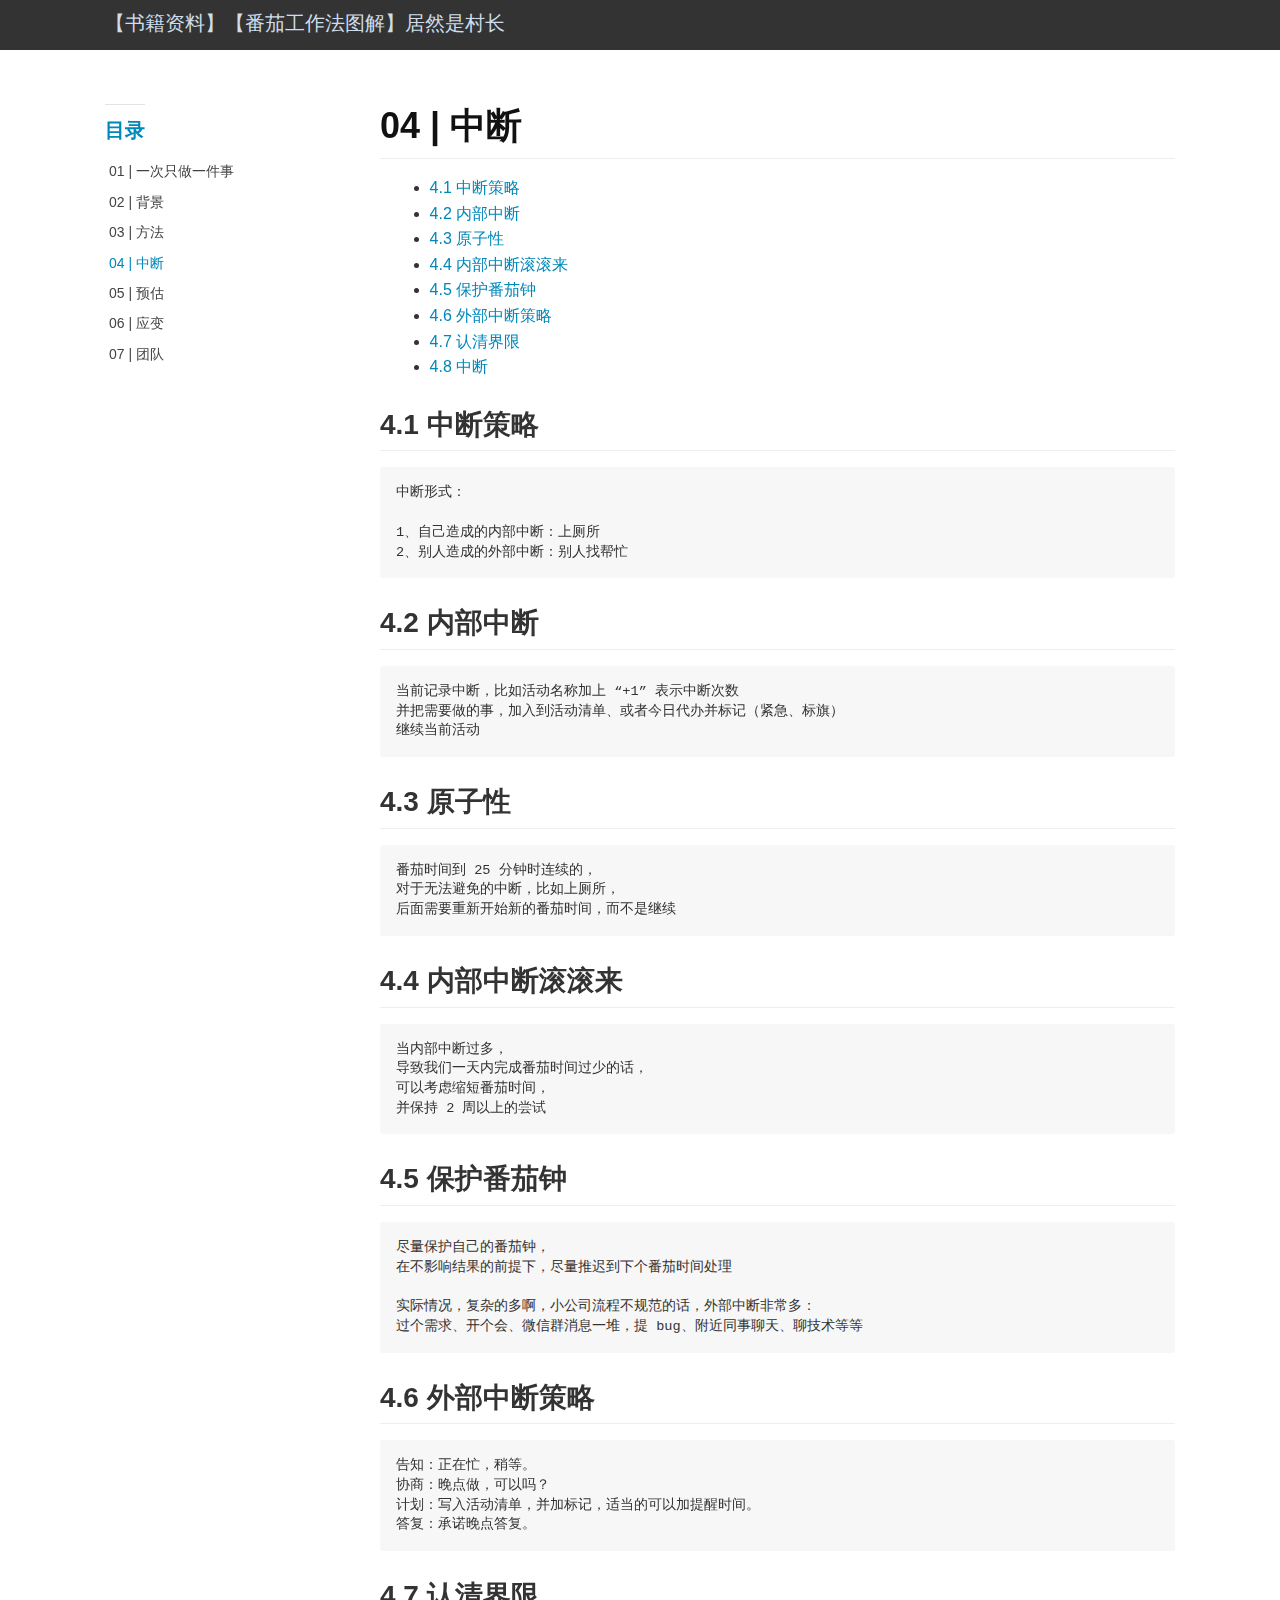
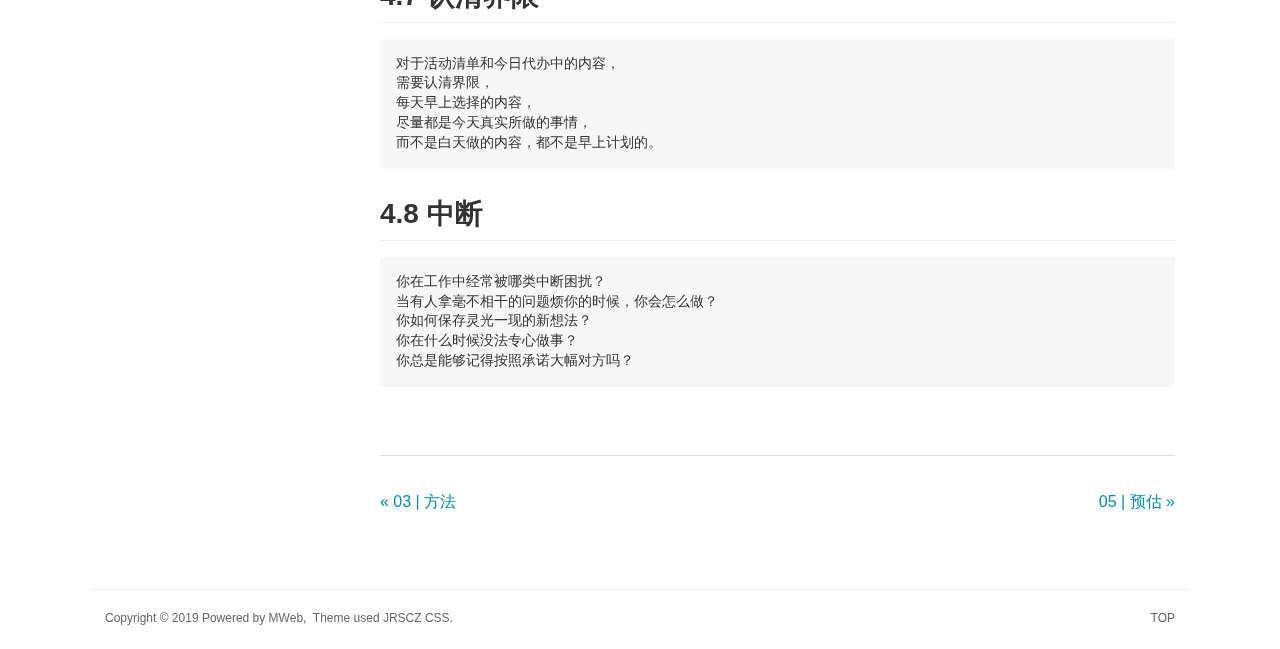
<file: docs/【书籍资料】【番茄工作法图解】04 | 中断.html>
<!doctype html>
<html class="no-js" lang="en">
  <head>
    <meta charset="utf-8" />
    <meta name="viewport" content="width=device-width, initial-scale=1.0" />
    <title>
    
  04 | 中断 - 【书籍资料】【番茄工作法图解】居然是村长
  
  </title>
 <meta name="description" content="">
 <link href="atom.xml" rel="alternate" title="【书籍资料】【番茄工作法图解】居然是村长" type="application/atom+xml">
    <link rel="stylesheet" href="asset/css/foundation.min.css" />
    <link rel="stylesheet" href="asset/css/docs.css" />

    <script src="asset/js/vendor/modernizr.js"></script>
    <script src="asset/js/vendor/jquery.js"></script>
    <script src="asset/highlightjs/highlight.pack.js"></script>
    <link href="asset/highlightjs/styles/github.css" media="screen, projection" rel="stylesheet" type="text/css">
    <script>hljs.initHighlightingOnLoad();</script>
    
  </head>
  <body class="antialiased hide-extras">
    
    <div class="marketing off-canvas-wrap" data-offcanvas>
      <div class="inner-wrap">


<nav class="top-bar docs-bar hide-for-small" data-topbar>

<div id="header">
    <h1><a href="index.html">【书籍资料】【番茄工作法图解】居然是村长</a></h1>
</div>

</nav>
        <nav class="tab-bar show-for-small">
  <a href="javascript:void(0)" class="left-off-canvas-toggle menu-icon">
    <span> &nbsp; 【书籍资料】【番茄工作法图解】居然是村长</span>
  </a>
</nav>

<aside class="left-off-canvas-menu">
      <ul class="off-canvas-list">
      <li><a href="index.html">Home</a></li>
      
        <li class="divider"></li>
        <li><label>目录</label></li>

          
            <li><a title="01 | 一次只做一件事" href="%E3%80%90%E4%B9%A6%E7%B1%8D%E8%B5%84%E6%96%99%E3%80%91%E3%80%90%E7%95%AA%E8%8C%84%E5%B7%A5%E4%BD%9C%E6%B3%95%E5%9B%BE%E8%A7%A3%E3%80%9101%20%7C%20%E4%B8%80%E6%AC%A1%E5%8F%AA%E5%81%9A%E4%B8%80%E4%BB%B6%E4%BA%8B.html">01 | 一次只做一件事</a></li>
          
            <li><a title="02 | 背景" href="%E3%80%90%E4%B9%A6%E7%B1%8D%E8%B5%84%E6%96%99%E3%80%91%E3%80%90%E7%95%AA%E8%8C%84%E5%B7%A5%E4%BD%9C%E6%B3%95%E5%9B%BE%E8%A7%A3%E3%80%9102%20%7C%20%E8%83%8C%E6%99%AF.html">02 | 背景</a></li>
          
            <li><a title="03 | 方法" href="%E3%80%90%E4%B9%A6%E7%B1%8D%E8%B5%84%E6%96%99%E3%80%91%E3%80%90%E7%95%AA%E8%8C%84%E5%B7%A5%E4%BD%9C%E6%B3%95%E5%9B%BE%E8%A7%A3%E3%80%9101%20%7C%20%E6%96%B9%E6%B3%95.html">03 | 方法</a></li>
          
            <li><a title="04 | 中断" href="%E3%80%90%E4%B9%A6%E7%B1%8D%E8%B5%84%E6%96%99%E3%80%91%E3%80%90%E7%95%AA%E8%8C%84%E5%B7%A5%E4%BD%9C%E6%B3%95%E5%9B%BE%E8%A7%A3%E3%80%9104%20%7C%20%E4%B8%AD%E6%96%AD.html">04 | 中断</a></li>
          
            <li><a title="05 | 预估" href="%E3%80%90%E4%B9%A6%E7%B1%8D%E8%B5%84%E6%96%99%E3%80%91%E3%80%90%E7%95%AA%E8%8C%84%E5%B7%A5%E4%BD%9C%E6%B3%95%E5%9B%BE%E8%A7%A3%E3%80%9105%20%7C%20%E9%A2%84%E4%BC%B0.html">05 | 预估</a></li>
          
            <li><a title="06 | 应变" href="%E3%80%90%E4%B9%A6%E7%B1%8D%E8%B5%84%E6%96%99%E3%80%91%E3%80%90%E7%95%AA%E8%8C%84%E5%B7%A5%E4%BD%9C%E6%B3%95%E5%9B%BE%E8%A7%A3%E3%80%9106%20%7C%20%E5%BA%94%E5%8F%98.html">06 | 应变</a></li>
          
            <li><a title="07 | 团队" href="%E3%80%90%E4%B9%A6%E7%B1%8D%E8%B5%84%E6%96%99%E3%80%91%E3%80%90%E7%95%AA%E8%8C%84%E5%B7%A5%E4%BD%9C%E6%B3%95%E5%9B%BE%E8%A7%A3%E3%80%9107%20%7C%20%E5%9B%A2%E9%98%9F.html">07 | 团队</a></li>
          

      
      </ul>
    </aside>

<a class="exit-off-canvas" href="#"></a>

        <section id="main-content" role="main" class="scroll-container">

          <div class="row">
            <div class="large-3 medium-3 columns">
              <div class="hide-for-small">
                <div class="sidebar">
                <nav>
                  <ul id="side-nav" class="side-nav">

                    
                      <li class="side-title"><span>目录</span></li>
                        
                          <li><a title="01 | 一次只做一件事" href="%E3%80%90%E4%B9%A6%E7%B1%8D%E8%B5%84%E6%96%99%E3%80%91%E3%80%90%E7%95%AA%E8%8C%84%E5%B7%A5%E4%BD%9C%E6%B3%95%E5%9B%BE%E8%A7%A3%E3%80%9101%20%7C%20%E4%B8%80%E6%AC%A1%E5%8F%AA%E5%81%9A%E4%B8%80%E4%BB%B6%E4%BA%8B.html">01 | 一次只做一件事</a></li>
                        
                          <li><a title="02 | 背景" href="%E3%80%90%E4%B9%A6%E7%B1%8D%E8%B5%84%E6%96%99%E3%80%91%E3%80%90%E7%95%AA%E8%8C%84%E5%B7%A5%E4%BD%9C%E6%B3%95%E5%9B%BE%E8%A7%A3%E3%80%9102%20%7C%20%E8%83%8C%E6%99%AF.html">02 | 背景</a></li>
                        
                          <li><a title="03 | 方法" href="%E3%80%90%E4%B9%A6%E7%B1%8D%E8%B5%84%E6%96%99%E3%80%91%E3%80%90%E7%95%AA%E8%8C%84%E5%B7%A5%E4%BD%9C%E6%B3%95%E5%9B%BE%E8%A7%A3%E3%80%9101%20%7C%20%E6%96%B9%E6%B3%95.html">03 | 方法</a></li>
                        
                          <li><a title="04 | 中断" href="%E3%80%90%E4%B9%A6%E7%B1%8D%E8%B5%84%E6%96%99%E3%80%91%E3%80%90%E7%95%AA%E8%8C%84%E5%B7%A5%E4%BD%9C%E6%B3%95%E5%9B%BE%E8%A7%A3%E3%80%9104%20%7C%20%E4%B8%AD%E6%96%AD.html">04 | 中断</a></li>
                        
                          <li><a title="05 | 预估" href="%E3%80%90%E4%B9%A6%E7%B1%8D%E8%B5%84%E6%96%99%E3%80%91%E3%80%90%E7%95%AA%E8%8C%84%E5%B7%A5%E4%BD%9C%E6%B3%95%E5%9B%BE%E8%A7%A3%E3%80%9105%20%7C%20%E9%A2%84%E4%BC%B0.html">05 | 预估</a></li>
                        
                          <li><a title="06 | 应变" href="%E3%80%90%E4%B9%A6%E7%B1%8D%E8%B5%84%E6%96%99%E3%80%91%E3%80%90%E7%95%AA%E8%8C%84%E5%B7%A5%E4%BD%9C%E6%B3%95%E5%9B%BE%E8%A7%A3%E3%80%9106%20%7C%20%E5%BA%94%E5%8F%98.html">06 | 应变</a></li>
                        
                          <li><a title="07 | 团队" href="%E3%80%90%E4%B9%A6%E7%B1%8D%E8%B5%84%E6%96%99%E3%80%91%E3%80%90%E7%95%AA%E8%8C%84%E5%B7%A5%E4%BD%9C%E6%B3%95%E5%9B%BE%E8%A7%A3%E3%80%9107%20%7C%20%E5%9B%A2%E9%98%9F.html">07 | 团队</a></li>
                        

                    
                  </ul>
                </nav>
                </div>
              </div>
            </div>
            <div class="large-9 medium-9 columns">

 <div class="markdown-body">
<h1>04 | 中断</h1>

<ul>
<li>
<a href="#toc_0">4.1 中断策略</a>
</li>
<li>
<a href="#toc_1">4.2 内部中断</a>
</li>
<li>
<a href="#toc_2">4.3 原子性</a>
</li>
<li>
<a href="#toc_3">4.4 内部中断滚滚来</a>
</li>
<li>
<a href="#toc_4">4.5 保护番茄钟</a>
</li>
<li>
<a href="#toc_5">4.6 外部中断策略</a>
</li>
<li>
<a href="#toc_6">4.7 认清界限</a>
</li>
<li>
<a href="#toc_7">4.8 中断</a>
</li>
</ul>


<h2 id="toc_0">4.1 中断策略</h2>

<pre><code>中断形式：

1、自己造成的内部中断：上厕所
2、别人造成的外部中断：别人找帮忙
</code></pre>

<h2 id="toc_1">4.2 内部中断</h2>

<pre><code>当前记录中断，比如活动名称加上 “+1” 表示中断次数
并把需要做的事，加入到活动清单、或者今日代办并标记（紧急、标旗）
继续当前活动
</code></pre>

<h2 id="toc_2">4.3 原子性</h2>

<pre><code>番茄时间到 25 分钟时连续的，
对于无法避免的中断，比如上厕所，
后面需要重新开始新的番茄时间，而不是继续
</code></pre>

<h2 id="toc_3">4.4 内部中断滚滚来</h2>

<pre><code>当内部中断过多，
导致我们一天内完成番茄时间过少的话，
可以考虑缩短番茄时间，
并保持 2 周以上的尝试
</code></pre>

<h2 id="toc_4">4.5 保护番茄钟</h2>

<pre><code>尽量保护自己的番茄钟，
在不影响结果的前提下，尽量推迟到下个番茄时间处理

实际情况，复杂的多啊，小公司流程不规范的话，外部中断非常多：
过个需求、开个会、微信群消息一堆，提 bug、附近同事聊天、聊技术等等
</code></pre>

<h2 id="toc_5">4.6 外部中断策略</h2>

<pre><code>告知：正在忙，稍等。
协商：晚点做，可以吗？
计划：写入活动清单，并加标记，适当的可以加提醒时间。
答复：承诺晚点答复。
</code></pre>

<h2 id="toc_6">4.7 认清界限</h2>

<pre><code>对于活动清单和今日代办中的内容，
需要认清界限，
每天早上选择的内容，
尽量都是今天真实所做的事情，
而不是白天做的内容，都不是早上计划的。
</code></pre>

<h2 id="toc_7">4.8 中断</h2>

<pre><code>你在工作中经常被哪类中断困扰？
当有人拿毫不相干的问题烦你的时候，你会怎么做？
你如何保存灵光一现的新想法？
你在什么时候没法专心做事？
你总是能够记得按照承诺大幅对方吗？
</code></pre>


</div>

<br /><br />
<hr />

<div class="row clearfix">
  <div class="large-6 columns">
	<div class="text-left" style="padding:15px 0px;">
		
	        <a href="%E3%80%90%E4%B9%A6%E7%B1%8D%E8%B5%84%E6%96%99%E3%80%91%E3%80%90%E7%95%AA%E8%8C%84%E5%B7%A5%E4%BD%9C%E6%B3%95%E5%9B%BE%E8%A7%A3%E3%80%9101%20%7C%20%E6%96%B9%E6%B3%95.html"  title="Previous Post: 03 | 方法">&laquo; 03 | 方法</a>
	    
	</div>
  </div>
  <div class="large-6 columns">
	<div class="text-right" style="padding:15px 0px;">
		
	        <a href="%E3%80%90%E4%B9%A6%E7%B1%8D%E8%B5%84%E6%96%99%E3%80%91%E3%80%90%E7%95%AA%E8%8C%84%E5%B7%A5%E4%BD%9C%E6%B3%95%E5%9B%BE%E8%A7%A3%E3%80%9105%20%7C%20%E9%A2%84%E4%BC%B0.html" 
	        title="Next Post: 05 | 预估">05 | 预估 &raquo;</a>
	    
	</div>
  </div>
</div>

<div class="row">
<div style="padding:0px 0.93em;" class="share-comments">

</div>
</div>
<script type="text/javascript">
	$(function(){
		var currentURL = '%E3%80%90%E4%B9%A6%E7%B1%8D%E8%B5%84%E6%96%99%E3%80%91%E3%80%90%E7%95%AA%E8%8C%84%E5%B7%A5%E4%BD%9C%E6%B3%95%E5%9B%BE%E8%A7%A3%E3%80%9104%20%7C%20%E4%B8%AD%E6%96%AD.html';
		$('#side-nav a').each(function(){
			if($(this).attr('href') == currentURL){
				$(this).parent().addClass('active');
			}
		});
	});
</script>  
</div></div>


<div class="page-bottom">
  <div class="row">
  <hr />
  <div class="small-9 columns">
  <p class="copyright">Copyright &copy; 2019
Powered by <a target="_blank" href="http://www.mweb.im">MWeb</a>,&nbsp; 
Theme used <a target="_blank" href="http://github.com">JRSCZ CSS</a>.</p>
  </div>
  <div class="small-3 columns">
  <p class="copyright text-right"><a href="#header">TOP</a></p>
  </div>
   
  </div>
</div>

        </section>
      </div>
    </div>
    
    
    <script src="asset/js/foundation.min.js"></script>
    <script src="asset/js/foundation/foundation.offcanvas.js"></script>
    <script>
      $(document).foundation();

     
    </script>
    


  </body>
</html>
</file>
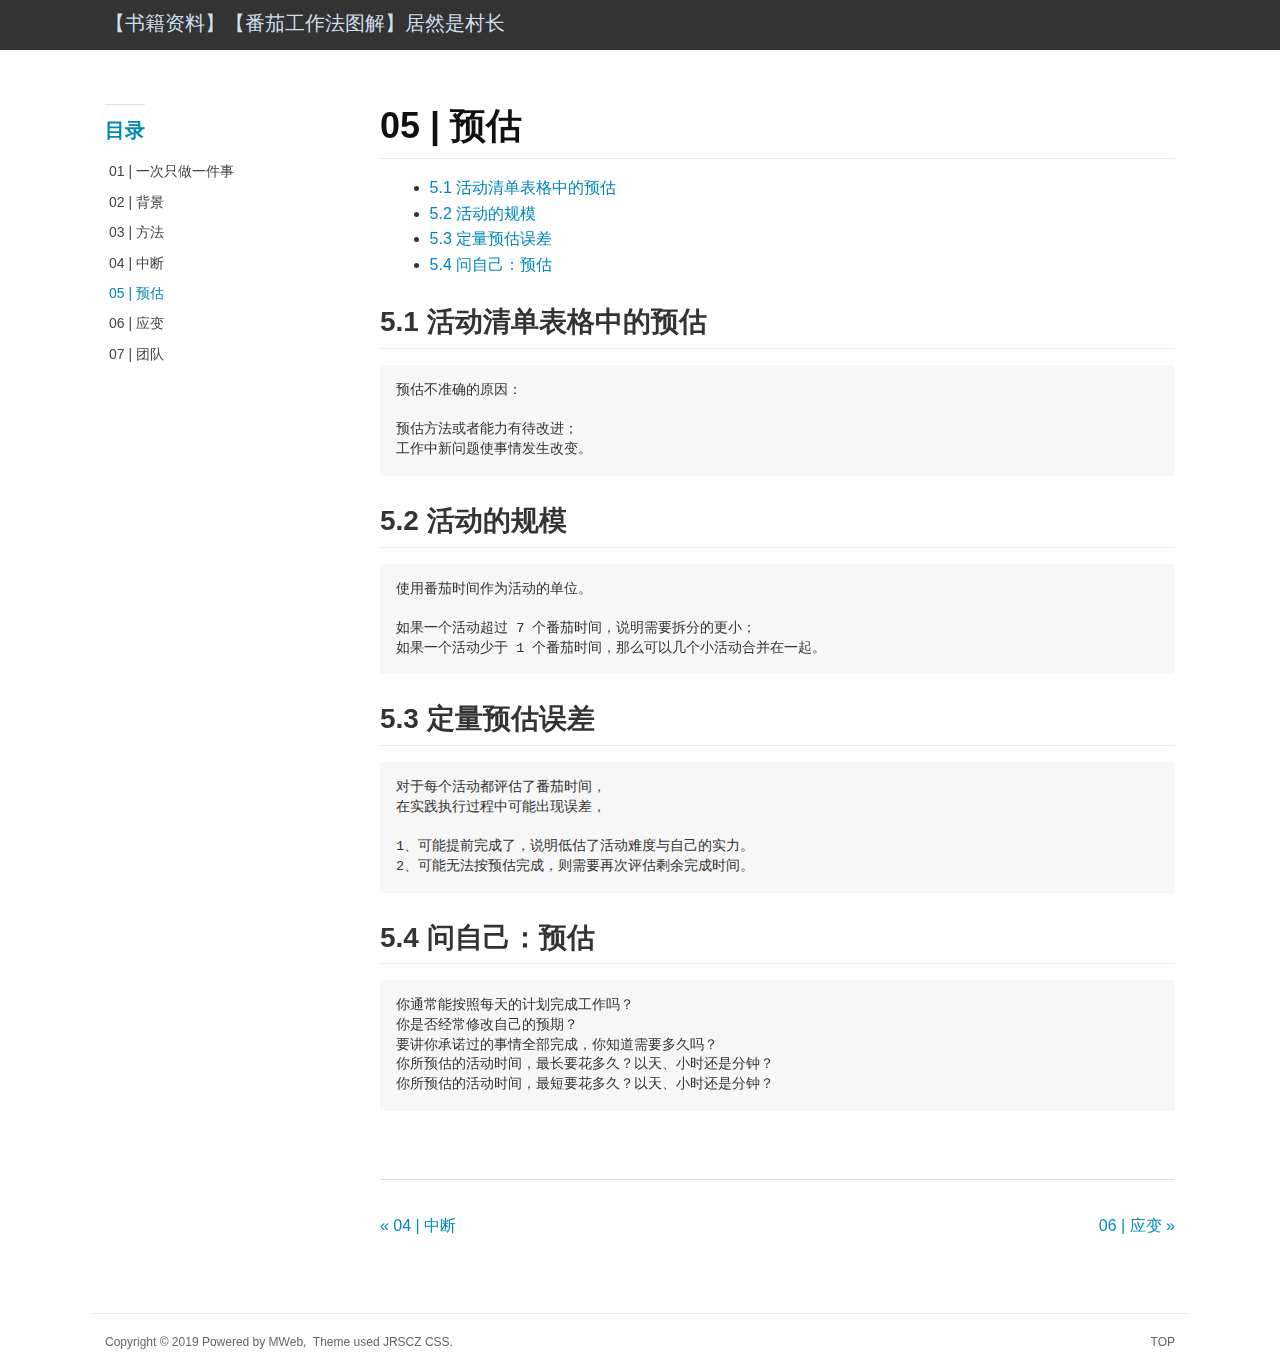
<file: docs/【书籍资料】【番茄工作法图解】05 | 预估.html>
<!doctype html>
<html class="no-js" lang="en">
  <head>
    <meta charset="utf-8" />
    <meta name="viewport" content="width=device-width, initial-scale=1.0" />
    <title>
    
  05 | 预估 - 【书籍资料】【番茄工作法图解】居然是村长
  
  </title>
 <meta name="description" content="">
 <link href="atom.xml" rel="alternate" title="【书籍资料】【番茄工作法图解】居然是村长" type="application/atom+xml">
    <link rel="stylesheet" href="asset/css/foundation.min.css" />
    <link rel="stylesheet" href="asset/css/docs.css" />

    <script src="asset/js/vendor/modernizr.js"></script>
    <script src="asset/js/vendor/jquery.js"></script>
    <script src="asset/highlightjs/highlight.pack.js"></script>
    <link href="asset/highlightjs/styles/github.css" media="screen, projection" rel="stylesheet" type="text/css">
    <script>hljs.initHighlightingOnLoad();</script>
    
  </head>
  <body class="antialiased hide-extras">
    
    <div class="marketing off-canvas-wrap" data-offcanvas>
      <div class="inner-wrap">


<nav class="top-bar docs-bar hide-for-small" data-topbar>

<div id="header">
    <h1><a href="index.html">【书籍资料】【番茄工作法图解】居然是村长</a></h1>
</div>

</nav>
        <nav class="tab-bar show-for-small">
  <a href="javascript:void(0)" class="left-off-canvas-toggle menu-icon">
    <span> &nbsp; 【书籍资料】【番茄工作法图解】居然是村长</span>
  </a>
</nav>

<aside class="left-off-canvas-menu">
      <ul class="off-canvas-list">
      <li><a href="index.html">Home</a></li>
      
        <li class="divider"></li>
        <li><label>目录</label></li>

          
            <li><a title="01 | 一次只做一件事" href="%E3%80%90%E4%B9%A6%E7%B1%8D%E8%B5%84%E6%96%99%E3%80%91%E3%80%90%E7%95%AA%E8%8C%84%E5%B7%A5%E4%BD%9C%E6%B3%95%E5%9B%BE%E8%A7%A3%E3%80%9101%20%7C%20%E4%B8%80%E6%AC%A1%E5%8F%AA%E5%81%9A%E4%B8%80%E4%BB%B6%E4%BA%8B.html">01 | 一次只做一件事</a></li>
          
            <li><a title="02 | 背景" href="%E3%80%90%E4%B9%A6%E7%B1%8D%E8%B5%84%E6%96%99%E3%80%91%E3%80%90%E7%95%AA%E8%8C%84%E5%B7%A5%E4%BD%9C%E6%B3%95%E5%9B%BE%E8%A7%A3%E3%80%9102%20%7C%20%E8%83%8C%E6%99%AF.html">02 | 背景</a></li>
          
            <li><a title="03 | 方法" href="%E3%80%90%E4%B9%A6%E7%B1%8D%E8%B5%84%E6%96%99%E3%80%91%E3%80%90%E7%95%AA%E8%8C%84%E5%B7%A5%E4%BD%9C%E6%B3%95%E5%9B%BE%E8%A7%A3%E3%80%9101%20%7C%20%E6%96%B9%E6%B3%95.html">03 | 方法</a></li>
          
            <li><a title="04 | 中断" href="%E3%80%90%E4%B9%A6%E7%B1%8D%E8%B5%84%E6%96%99%E3%80%91%E3%80%90%E7%95%AA%E8%8C%84%E5%B7%A5%E4%BD%9C%E6%B3%95%E5%9B%BE%E8%A7%A3%E3%80%9104%20%7C%20%E4%B8%AD%E6%96%AD.html">04 | 中断</a></li>
          
            <li><a title="05 | 预估" href="%E3%80%90%E4%B9%A6%E7%B1%8D%E8%B5%84%E6%96%99%E3%80%91%E3%80%90%E7%95%AA%E8%8C%84%E5%B7%A5%E4%BD%9C%E6%B3%95%E5%9B%BE%E8%A7%A3%E3%80%9105%20%7C%20%E9%A2%84%E4%BC%B0.html">05 | 预估</a></li>
          
            <li><a title="06 | 应变" href="%E3%80%90%E4%B9%A6%E7%B1%8D%E8%B5%84%E6%96%99%E3%80%91%E3%80%90%E7%95%AA%E8%8C%84%E5%B7%A5%E4%BD%9C%E6%B3%95%E5%9B%BE%E8%A7%A3%E3%80%9106%20%7C%20%E5%BA%94%E5%8F%98.html">06 | 应变</a></li>
          
            <li><a title="07 | 团队" href="%E3%80%90%E4%B9%A6%E7%B1%8D%E8%B5%84%E6%96%99%E3%80%91%E3%80%90%E7%95%AA%E8%8C%84%E5%B7%A5%E4%BD%9C%E6%B3%95%E5%9B%BE%E8%A7%A3%E3%80%9107%20%7C%20%E5%9B%A2%E9%98%9F.html">07 | 团队</a></li>
          

      
      </ul>
    </aside>

<a class="exit-off-canvas" href="#"></a>

        <section id="main-content" role="main" class="scroll-container">

          <div class="row">
            <div class="large-3 medium-3 columns">
              <div class="hide-for-small">
                <div class="sidebar">
                <nav>
                  <ul id="side-nav" class="side-nav">

                    
                      <li class="side-title"><span>目录</span></li>
                        
                          <li><a title="01 | 一次只做一件事" href="%E3%80%90%E4%B9%A6%E7%B1%8D%E8%B5%84%E6%96%99%E3%80%91%E3%80%90%E7%95%AA%E8%8C%84%E5%B7%A5%E4%BD%9C%E6%B3%95%E5%9B%BE%E8%A7%A3%E3%80%9101%20%7C%20%E4%B8%80%E6%AC%A1%E5%8F%AA%E5%81%9A%E4%B8%80%E4%BB%B6%E4%BA%8B.html">01 | 一次只做一件事</a></li>
                        
                          <li><a title="02 | 背景" href="%E3%80%90%E4%B9%A6%E7%B1%8D%E8%B5%84%E6%96%99%E3%80%91%E3%80%90%E7%95%AA%E8%8C%84%E5%B7%A5%E4%BD%9C%E6%B3%95%E5%9B%BE%E8%A7%A3%E3%80%9102%20%7C%20%E8%83%8C%E6%99%AF.html">02 | 背景</a></li>
                        
                          <li><a title="03 | 方法" href="%E3%80%90%E4%B9%A6%E7%B1%8D%E8%B5%84%E6%96%99%E3%80%91%E3%80%90%E7%95%AA%E8%8C%84%E5%B7%A5%E4%BD%9C%E6%B3%95%E5%9B%BE%E8%A7%A3%E3%80%9101%20%7C%20%E6%96%B9%E6%B3%95.html">03 | 方法</a></li>
                        
                          <li><a title="04 | 中断" href="%E3%80%90%E4%B9%A6%E7%B1%8D%E8%B5%84%E6%96%99%E3%80%91%E3%80%90%E7%95%AA%E8%8C%84%E5%B7%A5%E4%BD%9C%E6%B3%95%E5%9B%BE%E8%A7%A3%E3%80%9104%20%7C%20%E4%B8%AD%E6%96%AD.html">04 | 中断</a></li>
                        
                          <li><a title="05 | 预估" href="%E3%80%90%E4%B9%A6%E7%B1%8D%E8%B5%84%E6%96%99%E3%80%91%E3%80%90%E7%95%AA%E8%8C%84%E5%B7%A5%E4%BD%9C%E6%B3%95%E5%9B%BE%E8%A7%A3%E3%80%9105%20%7C%20%E9%A2%84%E4%BC%B0.html">05 | 预估</a></li>
                        
                          <li><a title="06 | 应变" href="%E3%80%90%E4%B9%A6%E7%B1%8D%E8%B5%84%E6%96%99%E3%80%91%E3%80%90%E7%95%AA%E8%8C%84%E5%B7%A5%E4%BD%9C%E6%B3%95%E5%9B%BE%E8%A7%A3%E3%80%9106%20%7C%20%E5%BA%94%E5%8F%98.html">06 | 应变</a></li>
                        
                          <li><a title="07 | 团队" href="%E3%80%90%E4%B9%A6%E7%B1%8D%E8%B5%84%E6%96%99%E3%80%91%E3%80%90%E7%95%AA%E8%8C%84%E5%B7%A5%E4%BD%9C%E6%B3%95%E5%9B%BE%E8%A7%A3%E3%80%9107%20%7C%20%E5%9B%A2%E9%98%9F.html">07 | 团队</a></li>
                        

                    
                  </ul>
                </nav>
                </div>
              </div>
            </div>
            <div class="large-9 medium-9 columns">

 <div class="markdown-body">
<h1>05 | 预估</h1>

<ul>
<li>
<a href="#toc_0">5.1 活动清单表格中的预估</a>
</li>
<li>
<a href="#toc_1">5.2 活动的规模</a>
</li>
<li>
<a href="#toc_2">5.3 定量预估误差</a>
</li>
<li>
<a href="#toc_3">5.4 问自己：预估</a>
</li>
</ul>


<h2 id="toc_0">5.1 活动清单表格中的预估</h2>

<pre><code>预估不准确的原因：

预估方法或者能力有待改进；
工作中新问题使事情发生改变。
</code></pre>

<h2 id="toc_1">5.2 活动的规模</h2>

<pre><code>使用番茄时间作为活动的单位。

如果一个活动超过 7 个番茄时间，说明需要拆分的更小；
如果一个活动少于 1 个番茄时间，那么可以几个小活动合并在一起。
</code></pre>

<h2 id="toc_2">5.3 定量预估误差</h2>

<pre><code>对于每个活动都评估了番茄时间，
在实践执行过程中可能出现误差，

1、可能提前完成了，说明低估了活动难度与自己的实力。
2、可能无法按预估完成，则需要再次评估剩余完成时间。
</code></pre>

<h2 id="toc_3">5.4 问自己：预估</h2>

<pre><code>你通常能按照每天的计划完成工作吗？
你是否经常修改自己的预期？
要讲你承诺过的事情全部完成，你知道需要多久吗？
你所预估的活动时间，最长要花多久？以天、小时还是分钟？
你所预估的活动时间，最短要花多久？以天、小时还是分钟？
</code></pre>


</div>

<br /><br />
<hr />

<div class="row clearfix">
  <div class="large-6 columns">
	<div class="text-left" style="padding:15px 0px;">
		
	        <a href="%E3%80%90%E4%B9%A6%E7%B1%8D%E8%B5%84%E6%96%99%E3%80%91%E3%80%90%E7%95%AA%E8%8C%84%E5%B7%A5%E4%BD%9C%E6%B3%95%E5%9B%BE%E8%A7%A3%E3%80%9104%20%7C%20%E4%B8%AD%E6%96%AD.html"  title="Previous Post: 04 | 中断">&laquo; 04 | 中断</a>
	    
	</div>
  </div>
  <div class="large-6 columns">
	<div class="text-right" style="padding:15px 0px;">
		
	        <a href="%E3%80%90%E4%B9%A6%E7%B1%8D%E8%B5%84%E6%96%99%E3%80%91%E3%80%90%E7%95%AA%E8%8C%84%E5%B7%A5%E4%BD%9C%E6%B3%95%E5%9B%BE%E8%A7%A3%E3%80%9106%20%7C%20%E5%BA%94%E5%8F%98.html" 
	        title="Next Post: 06 | 应变">06 | 应变 &raquo;</a>
	    
	</div>
  </div>
</div>

<div class="row">
<div style="padding:0px 0.93em;" class="share-comments">

</div>
</div>
<script type="text/javascript">
	$(function(){
		var currentURL = '%E3%80%90%E4%B9%A6%E7%B1%8D%E8%B5%84%E6%96%99%E3%80%91%E3%80%90%E7%95%AA%E8%8C%84%E5%B7%A5%E4%BD%9C%E6%B3%95%E5%9B%BE%E8%A7%A3%E3%80%9105%20%7C%20%E9%A2%84%E4%BC%B0.html';
		$('#side-nav a').each(function(){
			if($(this).attr('href') == currentURL){
				$(this).parent().addClass('active');
			}
		});
	});
</script>  
</div></div>


<div class="page-bottom">
  <div class="row">
  <hr />
  <div class="small-9 columns">
  <p class="copyright">Copyright &copy; 2019
Powered by <a target="_blank" href="http://www.mweb.im">MWeb</a>,&nbsp; 
Theme used <a target="_blank" href="http://github.com">JRSCZ CSS</a>.</p>
  </div>
  <div class="small-3 columns">
  <p class="copyright text-right"><a href="#header">TOP</a></p>
  </div>
   
  </div>
</div>

        </section>
      </div>
    </div>
    
    
    <script src="asset/js/foundation.min.js"></script>
    <script src="asset/js/foundation/foundation.offcanvas.js"></script>
    <script>
      $(document).foundation();

     
    </script>
    


  </body>
</html>
</file>
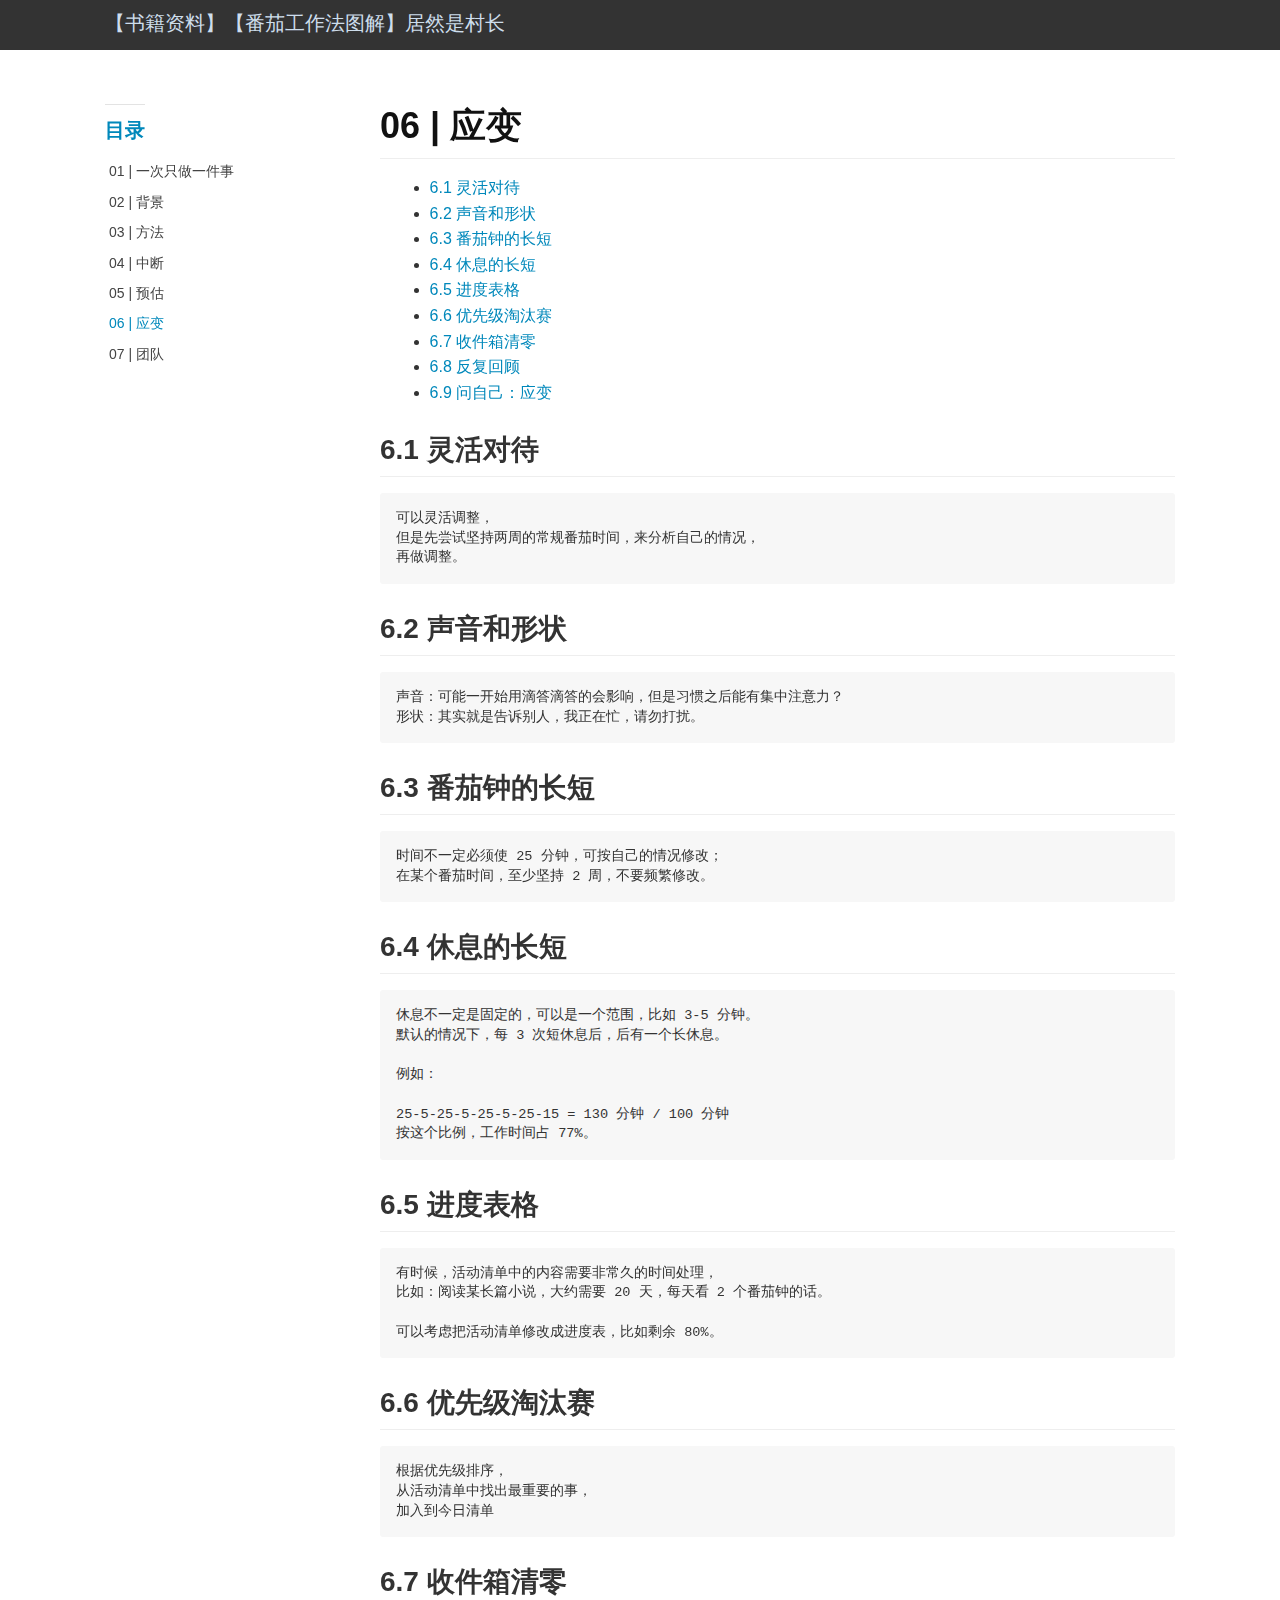
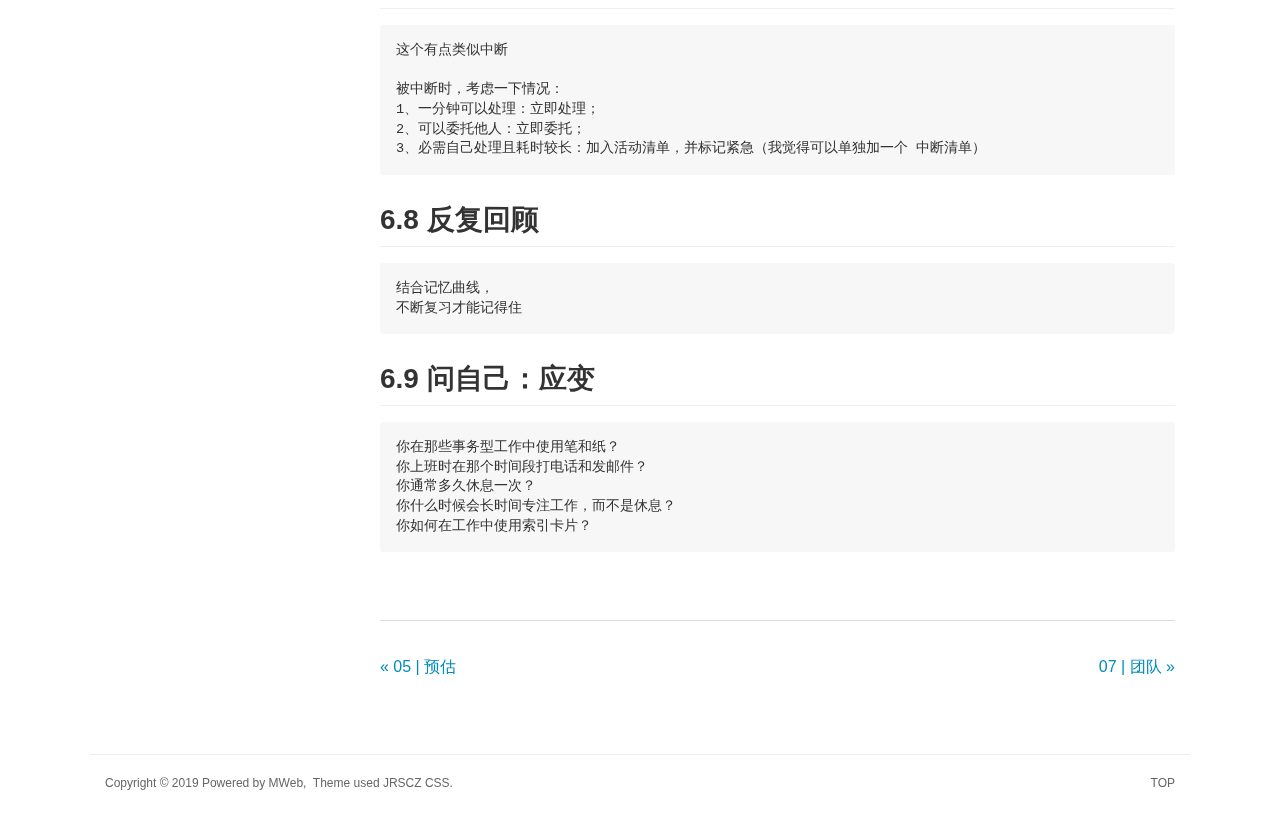
<file: docs/【书籍资料】【番茄工作法图解】06 | 应变.html>
<!doctype html>
<html class="no-js" lang="en">
  <head>
    <meta charset="utf-8" />
    <meta name="viewport" content="width=device-width, initial-scale=1.0" />
    <title>
    
  06 | 应变 - 【书籍资料】【番茄工作法图解】居然是村长
  
  </title>
 <meta name="description" content="">
 <link href="atom.xml" rel="alternate" title="【书籍资料】【番茄工作法图解】居然是村长" type="application/atom+xml">
    <link rel="stylesheet" href="asset/css/foundation.min.css" />
    <link rel="stylesheet" href="asset/css/docs.css" />

    <script src="asset/js/vendor/modernizr.js"></script>
    <script src="asset/js/vendor/jquery.js"></script>
    <script src="asset/highlightjs/highlight.pack.js"></script>
    <link href="asset/highlightjs/styles/github.css" media="screen, projection" rel="stylesheet" type="text/css">
    <script>hljs.initHighlightingOnLoad();</script>
    
  </head>
  <body class="antialiased hide-extras">
    
    <div class="marketing off-canvas-wrap" data-offcanvas>
      <div class="inner-wrap">


<nav class="top-bar docs-bar hide-for-small" data-topbar>

<div id="header">
    <h1><a href="index.html">【书籍资料】【番茄工作法图解】居然是村长</a></h1>
</div>

</nav>
        <nav class="tab-bar show-for-small">
  <a href="javascript:void(0)" class="left-off-canvas-toggle menu-icon">
    <span> &nbsp; 【书籍资料】【番茄工作法图解】居然是村长</span>
  </a>
</nav>

<aside class="left-off-canvas-menu">
      <ul class="off-canvas-list">
      <li><a href="index.html">Home</a></li>
      
        <li class="divider"></li>
        <li><label>目录</label></li>

          
            <li><a title="01 | 一次只做一件事" href="%E3%80%90%E4%B9%A6%E7%B1%8D%E8%B5%84%E6%96%99%E3%80%91%E3%80%90%E7%95%AA%E8%8C%84%E5%B7%A5%E4%BD%9C%E6%B3%95%E5%9B%BE%E8%A7%A3%E3%80%9101%20%7C%20%E4%B8%80%E6%AC%A1%E5%8F%AA%E5%81%9A%E4%B8%80%E4%BB%B6%E4%BA%8B.html">01 | 一次只做一件事</a></li>
          
            <li><a title="02 | 背景" href="%E3%80%90%E4%B9%A6%E7%B1%8D%E8%B5%84%E6%96%99%E3%80%91%E3%80%90%E7%95%AA%E8%8C%84%E5%B7%A5%E4%BD%9C%E6%B3%95%E5%9B%BE%E8%A7%A3%E3%80%9102%20%7C%20%E8%83%8C%E6%99%AF.html">02 | 背景</a></li>
          
            <li><a title="03 | 方法" href="%E3%80%90%E4%B9%A6%E7%B1%8D%E8%B5%84%E6%96%99%E3%80%91%E3%80%90%E7%95%AA%E8%8C%84%E5%B7%A5%E4%BD%9C%E6%B3%95%E5%9B%BE%E8%A7%A3%E3%80%9101%20%7C%20%E6%96%B9%E6%B3%95.html">03 | 方法</a></li>
          
            <li><a title="04 | 中断" href="%E3%80%90%E4%B9%A6%E7%B1%8D%E8%B5%84%E6%96%99%E3%80%91%E3%80%90%E7%95%AA%E8%8C%84%E5%B7%A5%E4%BD%9C%E6%B3%95%E5%9B%BE%E8%A7%A3%E3%80%9104%20%7C%20%E4%B8%AD%E6%96%AD.html">04 | 中断</a></li>
          
            <li><a title="05 | 预估" href="%E3%80%90%E4%B9%A6%E7%B1%8D%E8%B5%84%E6%96%99%E3%80%91%E3%80%90%E7%95%AA%E8%8C%84%E5%B7%A5%E4%BD%9C%E6%B3%95%E5%9B%BE%E8%A7%A3%E3%80%9105%20%7C%20%E9%A2%84%E4%BC%B0.html">05 | 预估</a></li>
          
            <li><a title="06 | 应变" href="%E3%80%90%E4%B9%A6%E7%B1%8D%E8%B5%84%E6%96%99%E3%80%91%E3%80%90%E7%95%AA%E8%8C%84%E5%B7%A5%E4%BD%9C%E6%B3%95%E5%9B%BE%E8%A7%A3%E3%80%9106%20%7C%20%E5%BA%94%E5%8F%98.html">06 | 应变</a></li>
          
            <li><a title="07 | 团队" href="%E3%80%90%E4%B9%A6%E7%B1%8D%E8%B5%84%E6%96%99%E3%80%91%E3%80%90%E7%95%AA%E8%8C%84%E5%B7%A5%E4%BD%9C%E6%B3%95%E5%9B%BE%E8%A7%A3%E3%80%9107%20%7C%20%E5%9B%A2%E9%98%9F.html">07 | 团队</a></li>
          

      
      </ul>
    </aside>

<a class="exit-off-canvas" href="#"></a>

        <section id="main-content" role="main" class="scroll-container">

          <div class="row">
            <div class="large-3 medium-3 columns">
              <div class="hide-for-small">
                <div class="sidebar">
                <nav>
                  <ul id="side-nav" class="side-nav">

                    
                      <li class="side-title"><span>目录</span></li>
                        
                          <li><a title="01 | 一次只做一件事" href="%E3%80%90%E4%B9%A6%E7%B1%8D%E8%B5%84%E6%96%99%E3%80%91%E3%80%90%E7%95%AA%E8%8C%84%E5%B7%A5%E4%BD%9C%E6%B3%95%E5%9B%BE%E8%A7%A3%E3%80%9101%20%7C%20%E4%B8%80%E6%AC%A1%E5%8F%AA%E5%81%9A%E4%B8%80%E4%BB%B6%E4%BA%8B.html">01 | 一次只做一件事</a></li>
                        
                          <li><a title="02 | 背景" href="%E3%80%90%E4%B9%A6%E7%B1%8D%E8%B5%84%E6%96%99%E3%80%91%E3%80%90%E7%95%AA%E8%8C%84%E5%B7%A5%E4%BD%9C%E6%B3%95%E5%9B%BE%E8%A7%A3%E3%80%9102%20%7C%20%E8%83%8C%E6%99%AF.html">02 | 背景</a></li>
                        
                          <li><a title="03 | 方法" href="%E3%80%90%E4%B9%A6%E7%B1%8D%E8%B5%84%E6%96%99%E3%80%91%E3%80%90%E7%95%AA%E8%8C%84%E5%B7%A5%E4%BD%9C%E6%B3%95%E5%9B%BE%E8%A7%A3%E3%80%9101%20%7C%20%E6%96%B9%E6%B3%95.html">03 | 方法</a></li>
                        
                          <li><a title="04 | 中断" href="%E3%80%90%E4%B9%A6%E7%B1%8D%E8%B5%84%E6%96%99%E3%80%91%E3%80%90%E7%95%AA%E8%8C%84%E5%B7%A5%E4%BD%9C%E6%B3%95%E5%9B%BE%E8%A7%A3%E3%80%9104%20%7C%20%E4%B8%AD%E6%96%AD.html">04 | 中断</a></li>
                        
                          <li><a title="05 | 预估" href="%E3%80%90%E4%B9%A6%E7%B1%8D%E8%B5%84%E6%96%99%E3%80%91%E3%80%90%E7%95%AA%E8%8C%84%E5%B7%A5%E4%BD%9C%E6%B3%95%E5%9B%BE%E8%A7%A3%E3%80%9105%20%7C%20%E9%A2%84%E4%BC%B0.html">05 | 预估</a></li>
                        
                          <li><a title="06 | 应变" href="%E3%80%90%E4%B9%A6%E7%B1%8D%E8%B5%84%E6%96%99%E3%80%91%E3%80%90%E7%95%AA%E8%8C%84%E5%B7%A5%E4%BD%9C%E6%B3%95%E5%9B%BE%E8%A7%A3%E3%80%9106%20%7C%20%E5%BA%94%E5%8F%98.html">06 | 应变</a></li>
                        
                          <li><a title="07 | 团队" href="%E3%80%90%E4%B9%A6%E7%B1%8D%E8%B5%84%E6%96%99%E3%80%91%E3%80%90%E7%95%AA%E8%8C%84%E5%B7%A5%E4%BD%9C%E6%B3%95%E5%9B%BE%E8%A7%A3%E3%80%9107%20%7C%20%E5%9B%A2%E9%98%9F.html">07 | 团队</a></li>
                        

                    
                  </ul>
                </nav>
                </div>
              </div>
            </div>
            <div class="large-9 medium-9 columns">

 <div class="markdown-body">
<h1>06 | 应变</h1>

<ul>
<li>
<a href="#toc_0">6.1 灵活对待</a>
</li>
<li>
<a href="#toc_1">6.2 声音和形状</a>
</li>
<li>
<a href="#toc_2">6.3 番茄钟的长短</a>
</li>
<li>
<a href="#toc_3">6.4 休息的长短</a>
</li>
<li>
<a href="#toc_4">6.5 进度表格</a>
</li>
<li>
<a href="#toc_5">6.6 优先级淘汰赛</a>
</li>
<li>
<a href="#toc_6">6.7 收件箱清零</a>
</li>
<li>
<a href="#toc_7">6.8 反复回顾</a>
</li>
<li>
<a href="#toc_8">6.9 问自己：应变</a>
</li>
</ul>


<h2 id="toc_0">6.1 灵活对待</h2>

<pre><code>可以灵活调整，
但是先尝试坚持两周的常规番茄时间，来分析自己的情况，
再做调整。
</code></pre>

<h2 id="toc_1">6.2 声音和形状</h2>

<pre><code>声音：可能一开始用滴答滴答的会影响，但是习惯之后能有集中注意力？
形状：其实就是告诉别人，我正在忙，请勿打扰。
</code></pre>

<h2 id="toc_2">6.3 番茄钟的长短</h2>

<pre><code>时间不一定必须使 25 分钟，可按自己的情况修改；
在某个番茄时间，至少坚持 2 周，不要频繁修改。
</code></pre>

<h2 id="toc_3">6.4 休息的长短</h2>

<pre><code>休息不一定是固定的，可以是一个范围，比如 3-5 分钟。
默认的情况下，每 3 次短休息后，后有一个长休息。

例如：

25-5-25-5-25-5-25-15 = 130 分钟 / 100 分钟
按这个比例，工作时间占 77%。
</code></pre>

<h2 id="toc_4">6.5 进度表格</h2>

<pre><code>有时候，活动清单中的内容需要非常久的时间处理，
比如：阅读某长篇小说，大约需要 20 天，每天看 2 个番茄钟的话。

可以考虑把活动清单修改成进度表，比如剩余 80%。
</code></pre>

<h2 id="toc_5">6.6 优先级淘汰赛</h2>

<pre><code>根据优先级排序，
从活动清单中找出最重要的事，
加入到今日清单
</code></pre>

<h2 id="toc_6">6.7 收件箱清零</h2>

<pre><code>这个有点类似中断

被中断时，考虑一下情况：
1、一分钟可以处理：立即处理；
2、可以委托他人：立即委托；
3、必需自己处理且耗时较长：加入活动清单，并标记紧急（我觉得可以单独加一个 中断清单）
</code></pre>

<h2 id="toc_7">6.8 反复回顾</h2>

<pre><code>结合记忆曲线，
不断复习才能记得住
</code></pre>

<h2 id="toc_8">6.9 问自己：应变</h2>

<pre><code>你在那些事务型工作中使用笔和纸？
你上班时在那个时间段打电话和发邮件？
你通常多久休息一次？
你什么时候会长时间专注工作，而不是休息？
你如何在工作中使用索引卡片？
</code></pre>


</div>

<br /><br />
<hr />

<div class="row clearfix">
  <div class="large-6 columns">
	<div class="text-left" style="padding:15px 0px;">
		
	        <a href="%E3%80%90%E4%B9%A6%E7%B1%8D%E8%B5%84%E6%96%99%E3%80%91%E3%80%90%E7%95%AA%E8%8C%84%E5%B7%A5%E4%BD%9C%E6%B3%95%E5%9B%BE%E8%A7%A3%E3%80%9105%20%7C%20%E9%A2%84%E4%BC%B0.html"  title="Previous Post: 05 | 预估">&laquo; 05 | 预估</a>
	    
	</div>
  </div>
  <div class="large-6 columns">
	<div class="text-right" style="padding:15px 0px;">
		
	        <a href="%E3%80%90%E4%B9%A6%E7%B1%8D%E8%B5%84%E6%96%99%E3%80%91%E3%80%90%E7%95%AA%E8%8C%84%E5%B7%A5%E4%BD%9C%E6%B3%95%E5%9B%BE%E8%A7%A3%E3%80%9107%20%7C%20%E5%9B%A2%E9%98%9F.html" 
	        title="Next Post: 07 | 团队">07 | 团队 &raquo;</a>
	    
	</div>
  </div>
</div>

<div class="row">
<div style="padding:0px 0.93em;" class="share-comments">

</div>
</div>
<script type="text/javascript">
	$(function(){
		var currentURL = '%E3%80%90%E4%B9%A6%E7%B1%8D%E8%B5%84%E6%96%99%E3%80%91%E3%80%90%E7%95%AA%E8%8C%84%E5%B7%A5%E4%BD%9C%E6%B3%95%E5%9B%BE%E8%A7%A3%E3%80%9106%20%7C%20%E5%BA%94%E5%8F%98.html';
		$('#side-nav a').each(function(){
			if($(this).attr('href') == currentURL){
				$(this).parent().addClass('active');
			}
		});
	});
</script>  
</div></div>


<div class="page-bottom">
  <div class="row">
  <hr />
  <div class="small-9 columns">
  <p class="copyright">Copyright &copy; 2019
Powered by <a target="_blank" href="http://www.mweb.im">MWeb</a>,&nbsp; 
Theme used <a target="_blank" href="http://github.com">JRSCZ CSS</a>.</p>
  </div>
  <div class="small-3 columns">
  <p class="copyright text-right"><a href="#header">TOP</a></p>
  </div>
   
  </div>
</div>

        </section>
      </div>
    </div>
    
    
    <script src="asset/js/foundation.min.js"></script>
    <script src="asset/js/foundation/foundation.offcanvas.js"></script>
    <script>
      $(document).foundation();

     
    </script>
    


  </body>
</html>
</file>
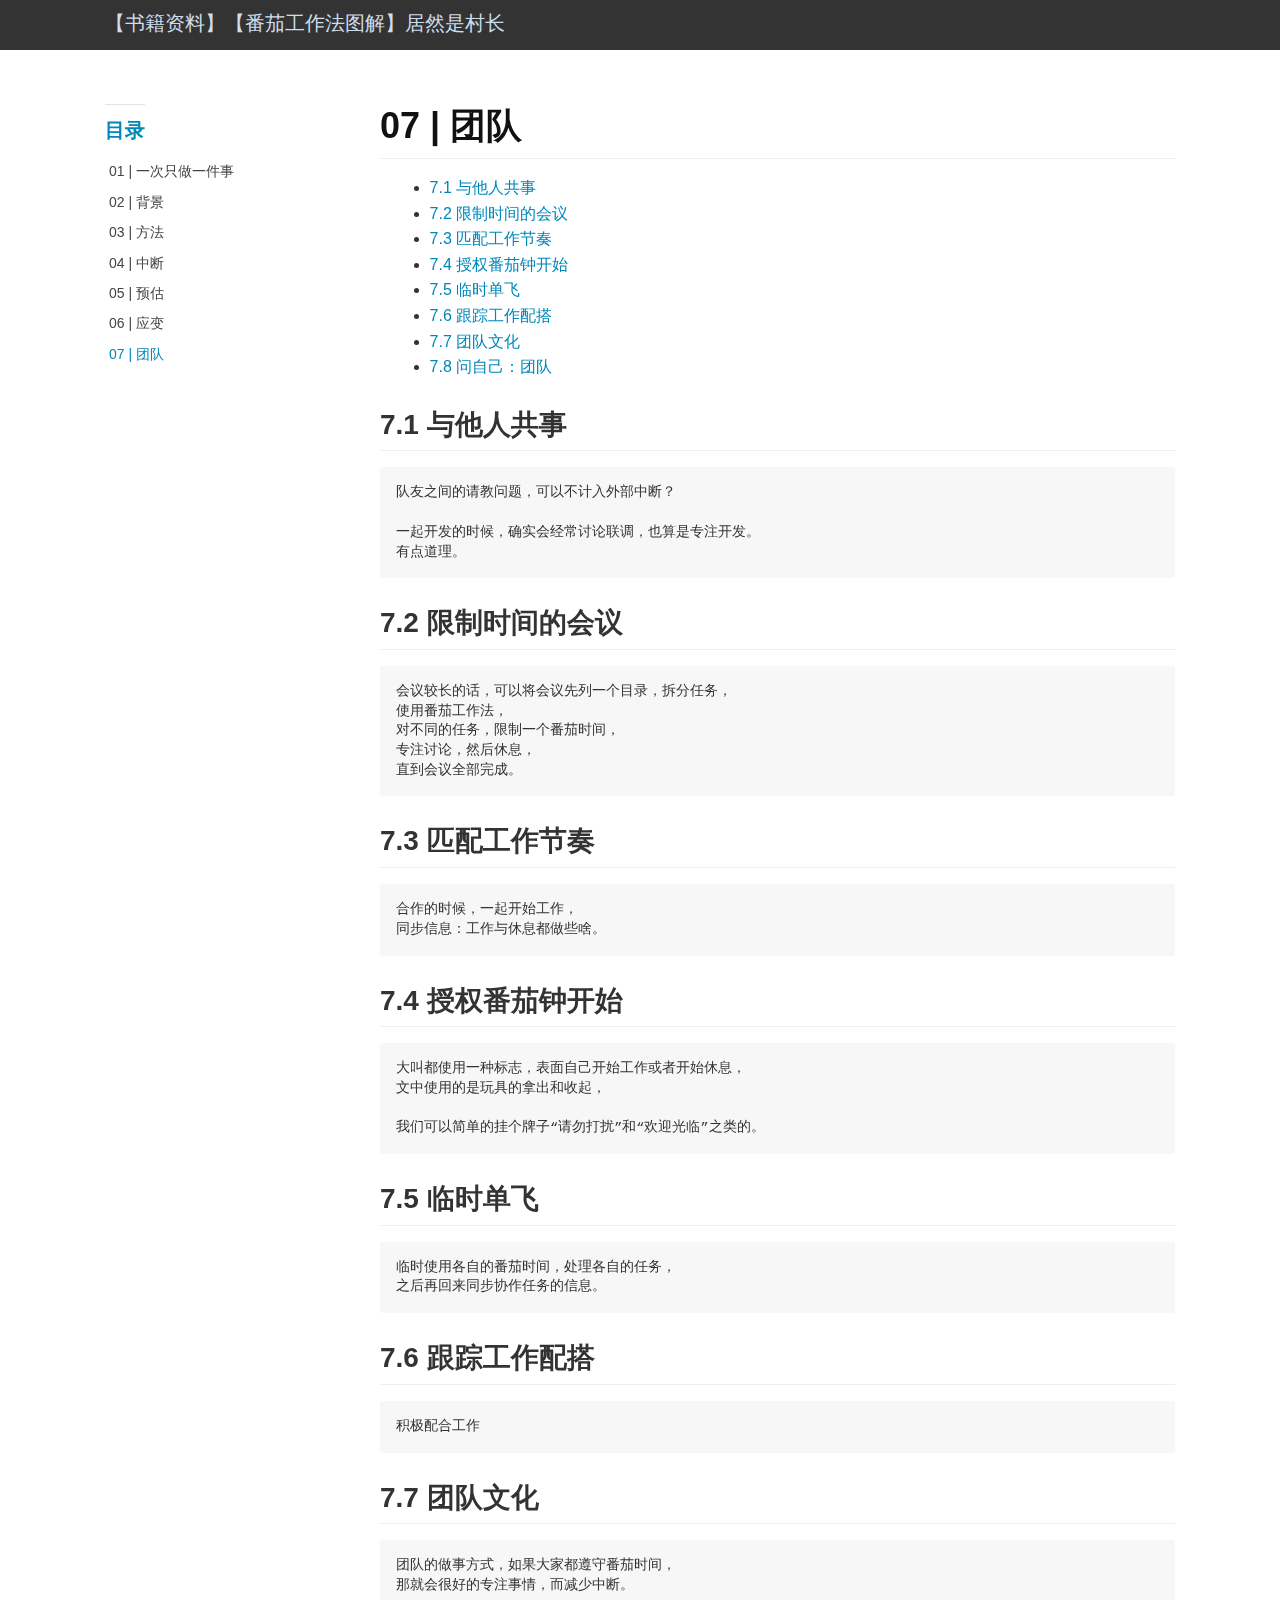
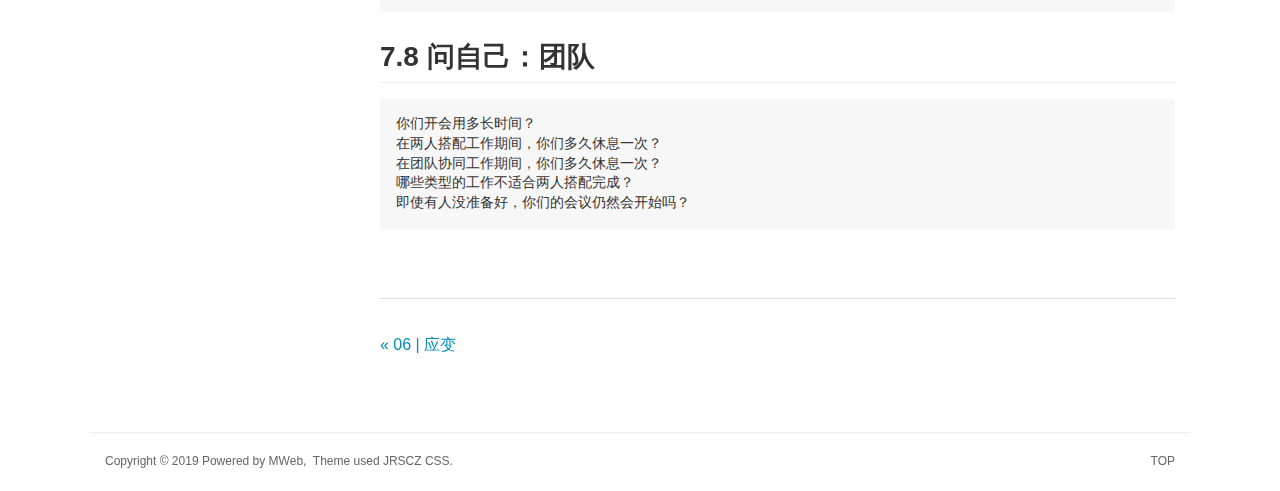
<file: docs/【书籍资料】【番茄工作法图解】07 | 团队.html>
<!doctype html>
<html class="no-js" lang="en">
  <head>
    <meta charset="utf-8" />
    <meta name="viewport" content="width=device-width, initial-scale=1.0" />
    <title>
    
  07 | 团队 - 【书籍资料】【番茄工作法图解】居然是村长
  
  </title>
 <meta name="description" content="">
 <link href="atom.xml" rel="alternate" title="【书籍资料】【番茄工作法图解】居然是村长" type="application/atom+xml">
    <link rel="stylesheet" href="asset/css/foundation.min.css" />
    <link rel="stylesheet" href="asset/css/docs.css" />

    <script src="asset/js/vendor/modernizr.js"></script>
    <script src="asset/js/vendor/jquery.js"></script>
    <script src="asset/highlightjs/highlight.pack.js"></script>
    <link href="asset/highlightjs/styles/github.css" media="screen, projection" rel="stylesheet" type="text/css">
    <script>hljs.initHighlightingOnLoad();</script>
    
  </head>
  <body class="antialiased hide-extras">
    
    <div class="marketing off-canvas-wrap" data-offcanvas>
      <div class="inner-wrap">


<nav class="top-bar docs-bar hide-for-small" data-topbar>

<div id="header">
    <h1><a href="index.html">【书籍资料】【番茄工作法图解】居然是村长</a></h1>
</div>

</nav>
        <nav class="tab-bar show-for-small">
  <a href="javascript:void(0)" class="left-off-canvas-toggle menu-icon">
    <span> &nbsp; 【书籍资料】【番茄工作法图解】居然是村长</span>
  </a>
</nav>

<aside class="left-off-canvas-menu">
      <ul class="off-canvas-list">
      <li><a href="index.html">Home</a></li>
      
        <li class="divider"></li>
        <li><label>目录</label></li>

          
            <li><a title="01 | 一次只做一件事" href="%E3%80%90%E4%B9%A6%E7%B1%8D%E8%B5%84%E6%96%99%E3%80%91%E3%80%90%E7%95%AA%E8%8C%84%E5%B7%A5%E4%BD%9C%E6%B3%95%E5%9B%BE%E8%A7%A3%E3%80%9101%20%7C%20%E4%B8%80%E6%AC%A1%E5%8F%AA%E5%81%9A%E4%B8%80%E4%BB%B6%E4%BA%8B.html">01 | 一次只做一件事</a></li>
          
            <li><a title="02 | 背景" href="%E3%80%90%E4%B9%A6%E7%B1%8D%E8%B5%84%E6%96%99%E3%80%91%E3%80%90%E7%95%AA%E8%8C%84%E5%B7%A5%E4%BD%9C%E6%B3%95%E5%9B%BE%E8%A7%A3%E3%80%9102%20%7C%20%E8%83%8C%E6%99%AF.html">02 | 背景</a></li>
          
            <li><a title="03 | 方法" href="%E3%80%90%E4%B9%A6%E7%B1%8D%E8%B5%84%E6%96%99%E3%80%91%E3%80%90%E7%95%AA%E8%8C%84%E5%B7%A5%E4%BD%9C%E6%B3%95%E5%9B%BE%E8%A7%A3%E3%80%9101%20%7C%20%E6%96%B9%E6%B3%95.html">03 | 方法</a></li>
          
            <li><a title="04 | 中断" href="%E3%80%90%E4%B9%A6%E7%B1%8D%E8%B5%84%E6%96%99%E3%80%91%E3%80%90%E7%95%AA%E8%8C%84%E5%B7%A5%E4%BD%9C%E6%B3%95%E5%9B%BE%E8%A7%A3%E3%80%9104%20%7C%20%E4%B8%AD%E6%96%AD.html">04 | 中断</a></li>
          
            <li><a title="05 | 预估" href="%E3%80%90%E4%B9%A6%E7%B1%8D%E8%B5%84%E6%96%99%E3%80%91%E3%80%90%E7%95%AA%E8%8C%84%E5%B7%A5%E4%BD%9C%E6%B3%95%E5%9B%BE%E8%A7%A3%E3%80%9105%20%7C%20%E9%A2%84%E4%BC%B0.html">05 | 预估</a></li>
          
            <li><a title="06 | 应变" href="%E3%80%90%E4%B9%A6%E7%B1%8D%E8%B5%84%E6%96%99%E3%80%91%E3%80%90%E7%95%AA%E8%8C%84%E5%B7%A5%E4%BD%9C%E6%B3%95%E5%9B%BE%E8%A7%A3%E3%80%9106%20%7C%20%E5%BA%94%E5%8F%98.html">06 | 应变</a></li>
          
            <li><a title="07 | 团队" href="%E3%80%90%E4%B9%A6%E7%B1%8D%E8%B5%84%E6%96%99%E3%80%91%E3%80%90%E7%95%AA%E8%8C%84%E5%B7%A5%E4%BD%9C%E6%B3%95%E5%9B%BE%E8%A7%A3%E3%80%9107%20%7C%20%E5%9B%A2%E9%98%9F.html">07 | 团队</a></li>
          

      
      </ul>
    </aside>

<a class="exit-off-canvas" href="#"></a>

        <section id="main-content" role="main" class="scroll-container">

          <div class="row">
            <div class="large-3 medium-3 columns">
              <div class="hide-for-small">
                <div class="sidebar">
                <nav>
                  <ul id="side-nav" class="side-nav">

                    
                      <li class="side-title"><span>目录</span></li>
                        
                          <li><a title="01 | 一次只做一件事" href="%E3%80%90%E4%B9%A6%E7%B1%8D%E8%B5%84%E6%96%99%E3%80%91%E3%80%90%E7%95%AA%E8%8C%84%E5%B7%A5%E4%BD%9C%E6%B3%95%E5%9B%BE%E8%A7%A3%E3%80%9101%20%7C%20%E4%B8%80%E6%AC%A1%E5%8F%AA%E5%81%9A%E4%B8%80%E4%BB%B6%E4%BA%8B.html">01 | 一次只做一件事</a></li>
                        
                          <li><a title="02 | 背景" href="%E3%80%90%E4%B9%A6%E7%B1%8D%E8%B5%84%E6%96%99%E3%80%91%E3%80%90%E7%95%AA%E8%8C%84%E5%B7%A5%E4%BD%9C%E6%B3%95%E5%9B%BE%E8%A7%A3%E3%80%9102%20%7C%20%E8%83%8C%E6%99%AF.html">02 | 背景</a></li>
                        
                          <li><a title="03 | 方法" href="%E3%80%90%E4%B9%A6%E7%B1%8D%E8%B5%84%E6%96%99%E3%80%91%E3%80%90%E7%95%AA%E8%8C%84%E5%B7%A5%E4%BD%9C%E6%B3%95%E5%9B%BE%E8%A7%A3%E3%80%9101%20%7C%20%E6%96%B9%E6%B3%95.html">03 | 方法</a></li>
                        
                          <li><a title="04 | 中断" href="%E3%80%90%E4%B9%A6%E7%B1%8D%E8%B5%84%E6%96%99%E3%80%91%E3%80%90%E7%95%AA%E8%8C%84%E5%B7%A5%E4%BD%9C%E6%B3%95%E5%9B%BE%E8%A7%A3%E3%80%9104%20%7C%20%E4%B8%AD%E6%96%AD.html">04 | 中断</a></li>
                        
                          <li><a title="05 | 预估" href="%E3%80%90%E4%B9%A6%E7%B1%8D%E8%B5%84%E6%96%99%E3%80%91%E3%80%90%E7%95%AA%E8%8C%84%E5%B7%A5%E4%BD%9C%E6%B3%95%E5%9B%BE%E8%A7%A3%E3%80%9105%20%7C%20%E9%A2%84%E4%BC%B0.html">05 | 预估</a></li>
                        
                          <li><a title="06 | 应变" href="%E3%80%90%E4%B9%A6%E7%B1%8D%E8%B5%84%E6%96%99%E3%80%91%E3%80%90%E7%95%AA%E8%8C%84%E5%B7%A5%E4%BD%9C%E6%B3%95%E5%9B%BE%E8%A7%A3%E3%80%9106%20%7C%20%E5%BA%94%E5%8F%98.html">06 | 应变</a></li>
                        
                          <li><a title="07 | 团队" href="%E3%80%90%E4%B9%A6%E7%B1%8D%E8%B5%84%E6%96%99%E3%80%91%E3%80%90%E7%95%AA%E8%8C%84%E5%B7%A5%E4%BD%9C%E6%B3%95%E5%9B%BE%E8%A7%A3%E3%80%9107%20%7C%20%E5%9B%A2%E9%98%9F.html">07 | 团队</a></li>
                        

                    
                  </ul>
                </nav>
                </div>
              </div>
            </div>
            <div class="large-9 medium-9 columns">

 <div class="markdown-body">
<h1>07 | 团队</h1>

<ul>
<li>
<a href="#toc_0">7.1 与他人共事</a>
</li>
<li>
<a href="#toc_1">7.2 限制时间的会议</a>
</li>
<li>
<a href="#toc_2">7.3 匹配工作节奏</a>
</li>
<li>
<a href="#toc_3">7.4 授权番茄钟开始</a>
</li>
<li>
<a href="#toc_4">7.5 临时单飞</a>
</li>
<li>
<a href="#toc_5">7.6 跟踪工作配搭</a>
</li>
<li>
<a href="#toc_6">7.7 团队文化</a>
</li>
<li>
<a href="#toc_7">7.8 问自己：团队</a>
</li>
</ul>


<h2 id="toc_0">7.1 与他人共事</h2>

<pre><code>队友之间的请教问题，可以不计入外部中断？

一起开发的时候，确实会经常讨论联调，也算是专注开发。
有点道理。
</code></pre>

<h2 id="toc_1">7.2 限制时间的会议</h2>

<pre><code>会议较长的话，可以将会议先列一个目录，拆分任务，
使用番茄工作法，
对不同的任务，限制一个番茄时间，
专注讨论，然后休息，
直到会议全部完成。
</code></pre>

<h2 id="toc_2">7.3 匹配工作节奏</h2>

<pre><code>合作的时候，一起开始工作，
同步信息：工作与休息都做些啥。
</code></pre>

<h2 id="toc_3">7.4 授权番茄钟开始</h2>

<pre><code>大叫都使用一种标志，表面自己开始工作或者开始休息，
文中使用的是玩具的拿出和收起，

我们可以简单的挂个牌子“请勿打扰”和“欢迎光临”之类的。
</code></pre>

<h2 id="toc_4">7.5 临时单飞</h2>

<pre><code>临时使用各自的番茄时间，处理各自的任务，
之后再回来同步协作任务的信息。
</code></pre>

<h2 id="toc_5">7.6 跟踪工作配搭</h2>

<pre><code>积极配合工作
</code></pre>

<h2 id="toc_6">7.7 团队文化</h2>

<pre><code>团队的做事方式，如果大家都遵守番茄时间，
那就会很好的专注事情，而减少中断。
</code></pre>

<h2 id="toc_7">7.8 问自己：团队</h2>

<pre><code>你们开会用多长时间？
在两人搭配工作期间，你们多久休息一次？
在团队协同工作期间，你们多久休息一次？
哪些类型的工作不适合两人搭配完成？
即使有人没准备好，你们的会议仍然会开始吗？
</code></pre>


</div>

<br /><br />
<hr />

<div class="row clearfix">
  <div class="large-6 columns">
	<div class="text-left" style="padding:15px 0px;">
		
	        <a href="%E3%80%90%E4%B9%A6%E7%B1%8D%E8%B5%84%E6%96%99%E3%80%91%E3%80%90%E7%95%AA%E8%8C%84%E5%B7%A5%E4%BD%9C%E6%B3%95%E5%9B%BE%E8%A7%A3%E3%80%9106%20%7C%20%E5%BA%94%E5%8F%98.html"  title="Previous Post: 06 | 应变">&laquo; 06 | 应变</a>
	    
	</div>
  </div>
  <div class="large-6 columns">
	<div class="text-right" style="padding:15px 0px;">
		
	</div>
  </div>
</div>

<div class="row">
<div style="padding:0px 0.93em;" class="share-comments">

</div>
</div>
<script type="text/javascript">
	$(function(){
		var currentURL = '%E3%80%90%E4%B9%A6%E7%B1%8D%E8%B5%84%E6%96%99%E3%80%91%E3%80%90%E7%95%AA%E8%8C%84%E5%B7%A5%E4%BD%9C%E6%B3%95%E5%9B%BE%E8%A7%A3%E3%80%9107%20%7C%20%E5%9B%A2%E9%98%9F.html';
		$('#side-nav a').each(function(){
			if($(this).attr('href') == currentURL){
				$(this).parent().addClass('active');
			}
		});
	});
</script>  
</div></div>


<div class="page-bottom">
  <div class="row">
  <hr />
  <div class="small-9 columns">
  <p class="copyright">Copyright &copy; 2019
Powered by <a target="_blank" href="http://www.mweb.im">MWeb</a>,&nbsp; 
Theme used <a target="_blank" href="http://github.com">JRSCZ CSS</a>.</p>
  </div>
  <div class="small-3 columns">
  <p class="copyright text-right"><a href="#header">TOP</a></p>
  </div>
   
  </div>
</div>

        </section>
      </div>
    </div>
    
    
    <script src="asset/js/foundation.min.js"></script>
    <script src="asset/js/foundation/foundation.offcanvas.js"></script>
    <script>
      $(document).foundation();

     
    </script>
    


  </body>
</html>
</file>
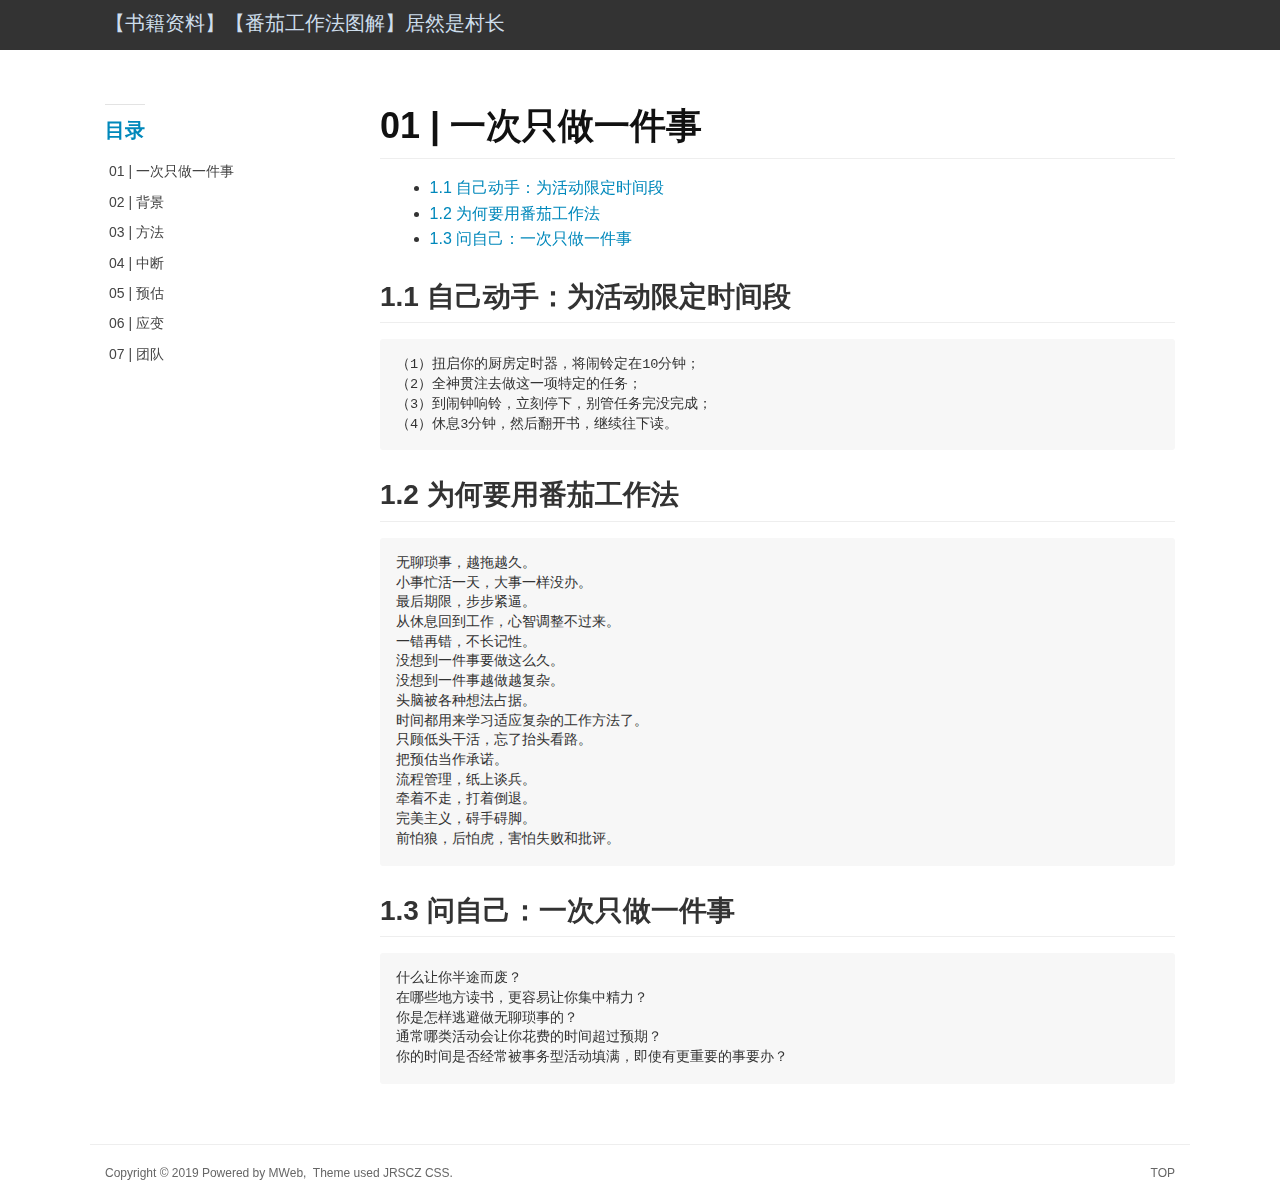
<file: docs/【书籍资料】【番茄工作法图解】目录.html>
<!doctype html>
<html class="no-js" lang="en">
  <head>
    <meta charset="utf-8" />
    <meta name="viewport" content="width=device-width, initial-scale=1.0" />
    <title>
    
  目录 - 【书籍资料】【番茄工作法图解】居然是村长
  
  </title>
 <meta name="description" content="">
 <link href="atom.xml" rel="alternate" title="【书籍资料】【番茄工作法图解】居然是村长" type="application/atom+xml">
    <link rel="stylesheet" href="asset/css/foundation.min.css" />
    <link rel="stylesheet" href="asset/css/docs.css" />

    <script src="asset/js/vendor/modernizr.js"></script>
    <script src="asset/js/vendor/jquery.js"></script>
    <script src="asset/highlightjs/highlight.pack.js"></script>
    <link href="asset/highlightjs/styles/github.css" media="screen, projection" rel="stylesheet" type="text/css">
    <script>hljs.initHighlightingOnLoad();</script>
    
  </head>
  <body class="antialiased hide-extras">
    
    <div class="marketing off-canvas-wrap" data-offcanvas>
      <div class="inner-wrap">


<nav class="top-bar docs-bar hide-for-small" data-topbar>

<div id="header">
    <h1><a href="index.html">【书籍资料】【番茄工作法图解】居然是村长</a></h1>
</div>

</nav>
        <nav class="tab-bar show-for-small">
  <a href="javascript:void(0)" class="left-off-canvas-toggle menu-icon">
    <span> &nbsp; 【书籍资料】【番茄工作法图解】居然是村长</span>
  </a>
</nav>

<aside class="left-off-canvas-menu">
      <ul class="off-canvas-list">
      <li><a href="index.html">Home</a></li>
      
        <li class="divider"></li>
        <li><label>目录</label></li>

          
            <li><a title="01 | 一次只做一件事" href="%E3%80%90%E4%B9%A6%E7%B1%8D%E8%B5%84%E6%96%99%E3%80%91%E3%80%90%E7%95%AA%E8%8C%84%E5%B7%A5%E4%BD%9C%E6%B3%95%E5%9B%BE%E8%A7%A3%E3%80%9101%20%7C%20%E4%B8%80%E6%AC%A1%E5%8F%AA%E5%81%9A%E4%B8%80%E4%BB%B6%E4%BA%8B.html">01 | 一次只做一件事</a></li>
          
            <li><a title="02 | 背景" href="%E3%80%90%E4%B9%A6%E7%B1%8D%E8%B5%84%E6%96%99%E3%80%91%E3%80%90%E7%95%AA%E8%8C%84%E5%B7%A5%E4%BD%9C%E6%B3%95%E5%9B%BE%E8%A7%A3%E3%80%9102%20%7C%20%E8%83%8C%E6%99%AF.html">02 | 背景</a></li>
          
            <li><a title="03 | 方法" href="%E3%80%90%E4%B9%A6%E7%B1%8D%E8%B5%84%E6%96%99%E3%80%91%E3%80%90%E7%95%AA%E8%8C%84%E5%B7%A5%E4%BD%9C%E6%B3%95%E5%9B%BE%E8%A7%A3%E3%80%9101%20%7C%20%E6%96%B9%E6%B3%95.html">03 | 方法</a></li>
          
            <li><a title="04 | 中断" href="%E3%80%90%E4%B9%A6%E7%B1%8D%E8%B5%84%E6%96%99%E3%80%91%E3%80%90%E7%95%AA%E8%8C%84%E5%B7%A5%E4%BD%9C%E6%B3%95%E5%9B%BE%E8%A7%A3%E3%80%9104%20%7C%20%E4%B8%AD%E6%96%AD.html">04 | 中断</a></li>
          
            <li><a title="05 | 预估" href="%E3%80%90%E4%B9%A6%E7%B1%8D%E8%B5%84%E6%96%99%E3%80%91%E3%80%90%E7%95%AA%E8%8C%84%E5%B7%A5%E4%BD%9C%E6%B3%95%E5%9B%BE%E8%A7%A3%E3%80%9105%20%7C%20%E9%A2%84%E4%BC%B0.html">05 | 预估</a></li>
          
            <li><a title="06 | 应变" href="%E3%80%90%E4%B9%A6%E7%B1%8D%E8%B5%84%E6%96%99%E3%80%91%E3%80%90%E7%95%AA%E8%8C%84%E5%B7%A5%E4%BD%9C%E6%B3%95%E5%9B%BE%E8%A7%A3%E3%80%9106%20%7C%20%E5%BA%94%E5%8F%98.html">06 | 应变</a></li>
          
            <li><a title="07 | 团队" href="%E3%80%90%E4%B9%A6%E7%B1%8D%E8%B5%84%E6%96%99%E3%80%91%E3%80%90%E7%95%AA%E8%8C%84%E5%B7%A5%E4%BD%9C%E6%B3%95%E5%9B%BE%E8%A7%A3%E3%80%9107%20%7C%20%E5%9B%A2%E9%98%9F.html">07 | 团队</a></li>
          

      
      </ul>
    </aside>

<a class="exit-off-canvas" href="#"></a>

        <section id="main-content" role="main" class="scroll-container">

          <div class="row">
            <div class="large-3 medium-3 columns">
              <div class="hide-for-small">
                <div class="sidebar">
                <nav>
                  <ul id="side-nav" class="side-nav">

                    
                      <li class="side-title"><span>目录</span></li>
                        
                          <li><a title="01 | 一次只做一件事" href="%E3%80%90%E4%B9%A6%E7%B1%8D%E8%B5%84%E6%96%99%E3%80%91%E3%80%90%E7%95%AA%E8%8C%84%E5%B7%A5%E4%BD%9C%E6%B3%95%E5%9B%BE%E8%A7%A3%E3%80%9101%20%7C%20%E4%B8%80%E6%AC%A1%E5%8F%AA%E5%81%9A%E4%B8%80%E4%BB%B6%E4%BA%8B.html">01 | 一次只做一件事</a></li>
                        
                          <li><a title="02 | 背景" href="%E3%80%90%E4%B9%A6%E7%B1%8D%E8%B5%84%E6%96%99%E3%80%91%E3%80%90%E7%95%AA%E8%8C%84%E5%B7%A5%E4%BD%9C%E6%B3%95%E5%9B%BE%E8%A7%A3%E3%80%9102%20%7C%20%E8%83%8C%E6%99%AF.html">02 | 背景</a></li>
                        
                          <li><a title="03 | 方法" href="%E3%80%90%E4%B9%A6%E7%B1%8D%E8%B5%84%E6%96%99%E3%80%91%E3%80%90%E7%95%AA%E8%8C%84%E5%B7%A5%E4%BD%9C%E6%B3%95%E5%9B%BE%E8%A7%A3%E3%80%9101%20%7C%20%E6%96%B9%E6%B3%95.html">03 | 方法</a></li>
                        
                          <li><a title="04 | 中断" href="%E3%80%90%E4%B9%A6%E7%B1%8D%E8%B5%84%E6%96%99%E3%80%91%E3%80%90%E7%95%AA%E8%8C%84%E5%B7%A5%E4%BD%9C%E6%B3%95%E5%9B%BE%E8%A7%A3%E3%80%9104%20%7C%20%E4%B8%AD%E6%96%AD.html">04 | 中断</a></li>
                        
                          <li><a title="05 | 预估" href="%E3%80%90%E4%B9%A6%E7%B1%8D%E8%B5%84%E6%96%99%E3%80%91%E3%80%90%E7%95%AA%E8%8C%84%E5%B7%A5%E4%BD%9C%E6%B3%95%E5%9B%BE%E8%A7%A3%E3%80%9105%20%7C%20%E9%A2%84%E4%BC%B0.html">05 | 预估</a></li>
                        
                          <li><a title="06 | 应变" href="%E3%80%90%E4%B9%A6%E7%B1%8D%E8%B5%84%E6%96%99%E3%80%91%E3%80%90%E7%95%AA%E8%8C%84%E5%B7%A5%E4%BD%9C%E6%B3%95%E5%9B%BE%E8%A7%A3%E3%80%9106%20%7C%20%E5%BA%94%E5%8F%98.html">06 | 应变</a></li>
                        
                          <li><a title="07 | 团队" href="%E3%80%90%E4%B9%A6%E7%B1%8D%E8%B5%84%E6%96%99%E3%80%91%E3%80%90%E7%95%AA%E8%8C%84%E5%B7%A5%E4%BD%9C%E6%B3%95%E5%9B%BE%E8%A7%A3%E3%80%9107%20%7C%20%E5%9B%A2%E9%98%9F.html">07 | 团队</a></li>
                        

                    
                  </ul>
                </nav>
                </div>
              </div>
            </div>
            <div class="large-9 medium-9 columns">

 


	
		<div class="markdown-body">
		<h1>01 | 一次只做一件事</h1>

		<ul>
<li>
<a href="#toc_0">1.1 自己动手：为活动限定时间段</a>
</li>
<li>
<a href="#toc_1">1.2 为何要用番茄工作法</a>
</li>
<li>
<a href="#toc_2">1.3 问自己：一次只做一件事</a>
</li>
</ul>


<h2 id="toc_0">1.1 自己动手：为活动限定时间段</h2>

<pre><code>（1）扭启你的厨房定时器，将闹铃定在10分钟；
（2）全神贯注去做这一项特定的任务；
（3）到闹钟响铃，立刻停下，别管任务完没完成；
（4）休息3分钟，然后翻开书，继续往下读。
</code></pre>

<h2 id="toc_1">1.2 为何要用番茄工作法</h2>

<pre><code>无聊琐事，越拖越久。
小事忙活一天，大事一样没办。
最后期限，步步紧逼。
从休息回到工作，心智调整不过来。
一错再错，不长记性。
没想到一件事要做这么久。
没想到一件事越做越复杂。
头脑被各种想法占据。
时间都用来学习适应复杂的工作方法了。
只顾低头干活，忘了抬头看路。
把预估当作承诺。
流程管理，纸上谈兵。
牵着不走，打着倒退。
完美主义，碍手碍脚。
前怕狼，后怕虎，害怕失败和批评。
</code></pre>

<h2 id="toc_2">1.3 问自己：一次只做一件事</h2>

<pre><code>什么让你半途而废？
在哪些地方读书，更容易让你集中精力？
你是怎样逃避做无聊琐事的？
通常哪类活动会让你花费的时间超过预期？
你的时间是否经常被事务型活动填满，即使有更重要的事要办？
</code></pre>


		</div>
	

 
	

 
	

 
	

 
	

 
	

 
	

  
  
</div></div>


<div class="page-bottom">
  <div class="row">
  <hr />
  <div class="small-9 columns">
  <p class="copyright">Copyright &copy; 2019
Powered by <a target="_blank" href="http://www.mweb.im">MWeb</a>,&nbsp; 
Theme used <a target="_blank" href="http://github.com">JRSCZ CSS</a>.</p>
  </div>
  <div class="small-3 columns">
  <p class="copyright text-right"><a href="#header">TOP</a></p>
  </div>
   
  </div>
</div>

        </section>
      </div>
    </div>
    
    
    <script src="asset/js/foundation.min.js"></script>
    <script src="asset/js/foundation/foundation.offcanvas.js"></script>
    <script>
      $(document).foundation();

     
    </script>
    


  </body>
</html>
</file>
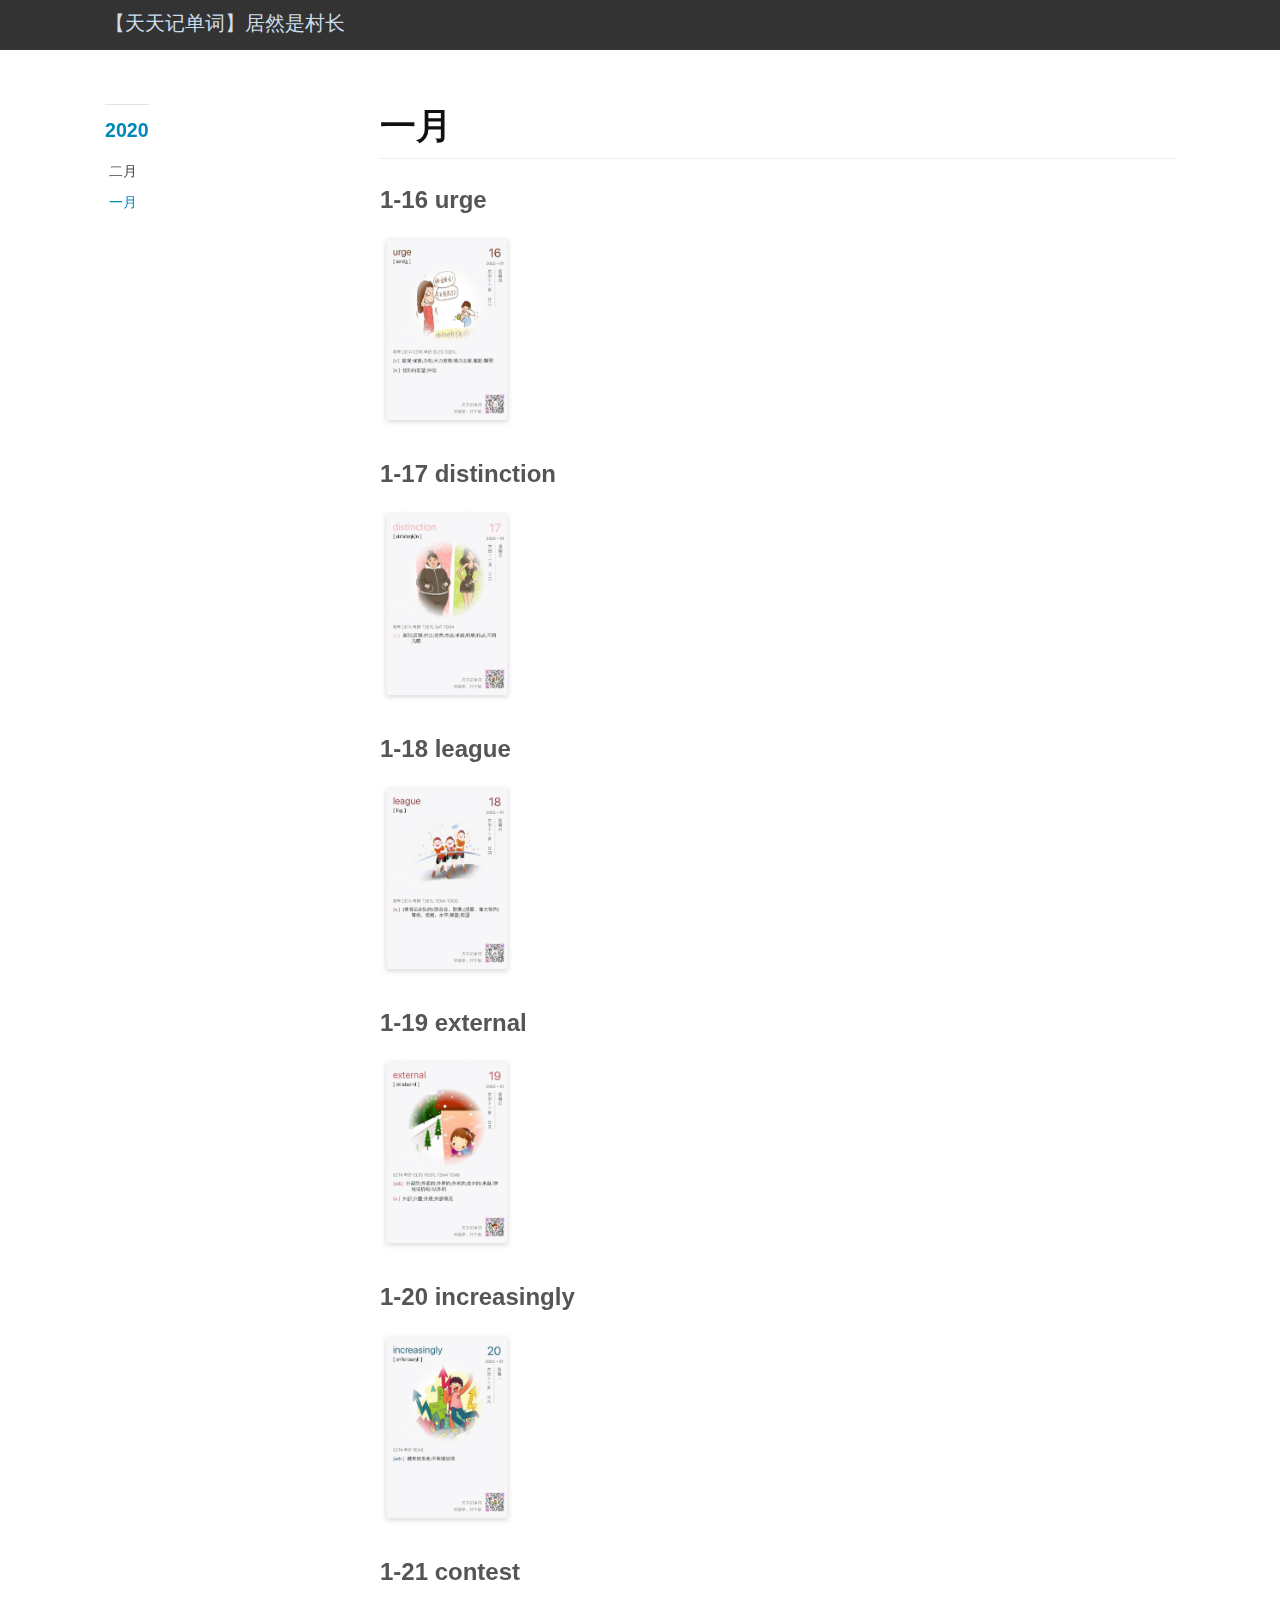
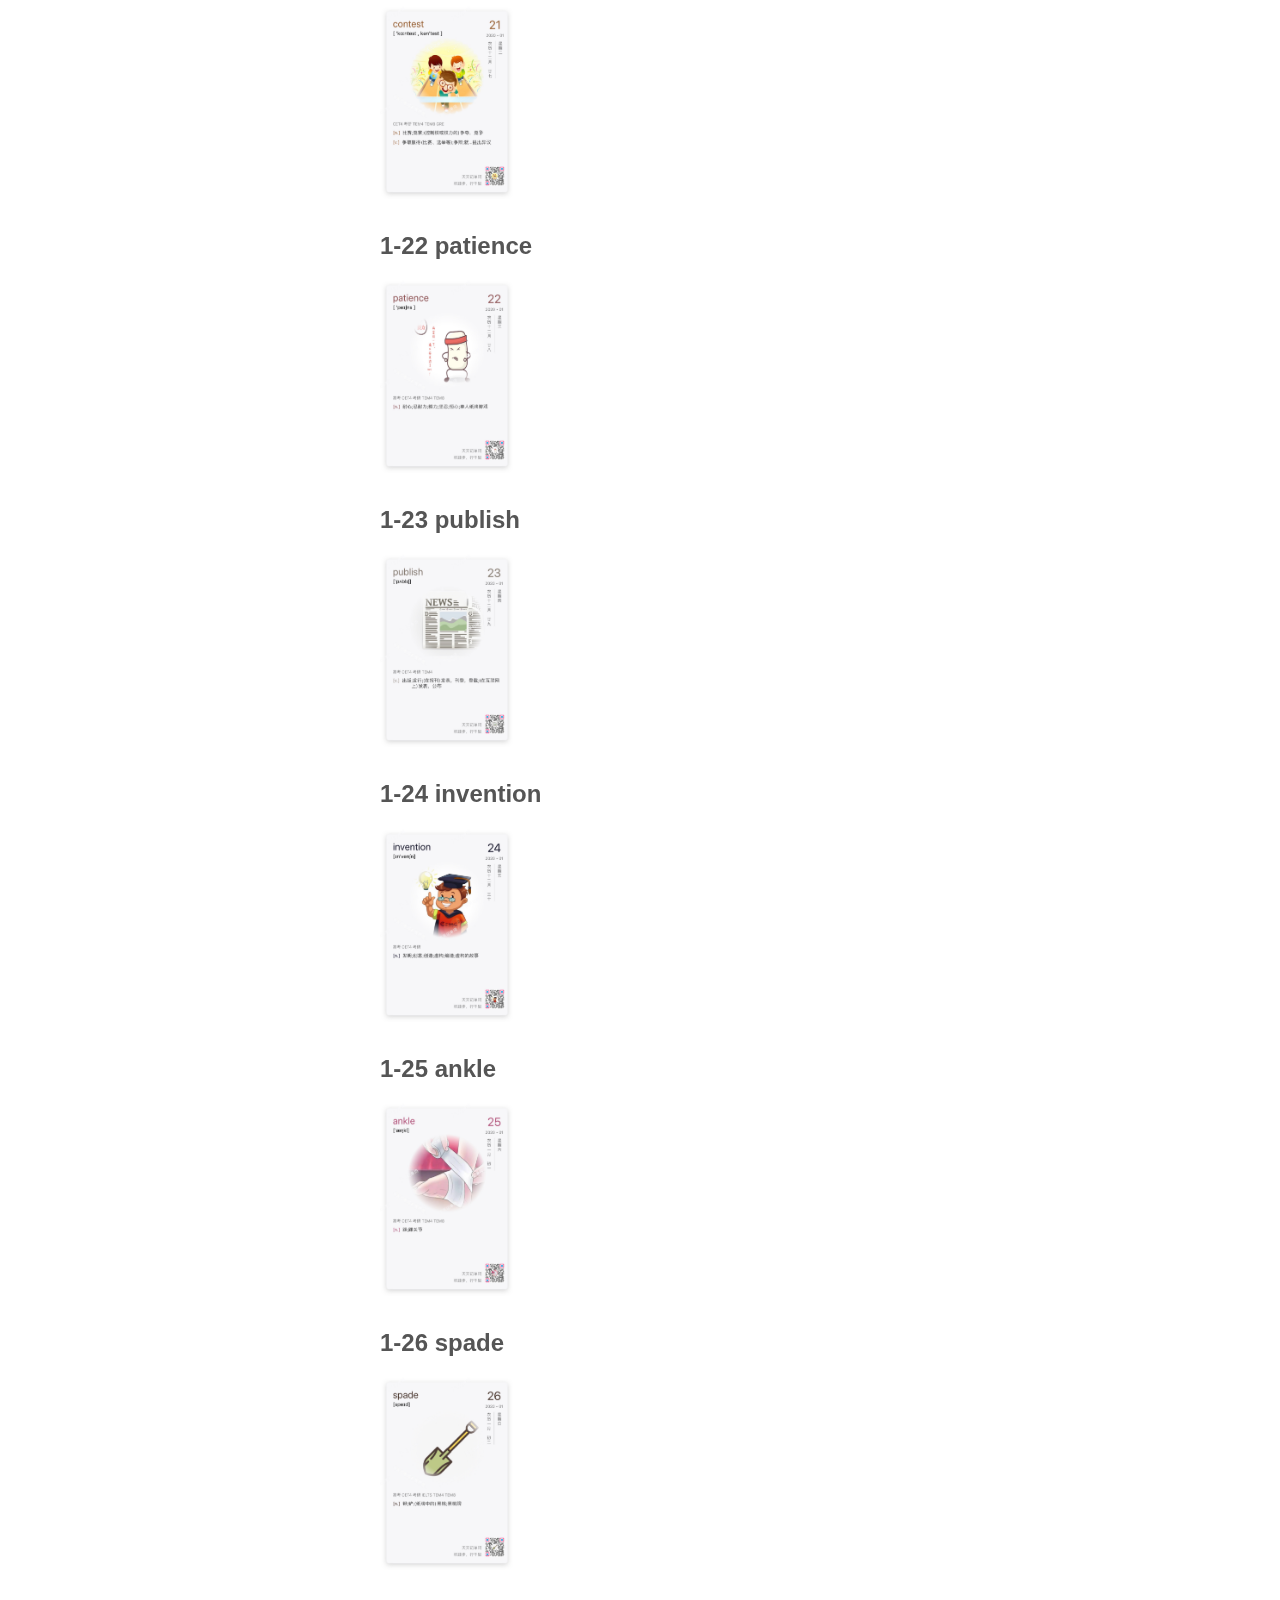
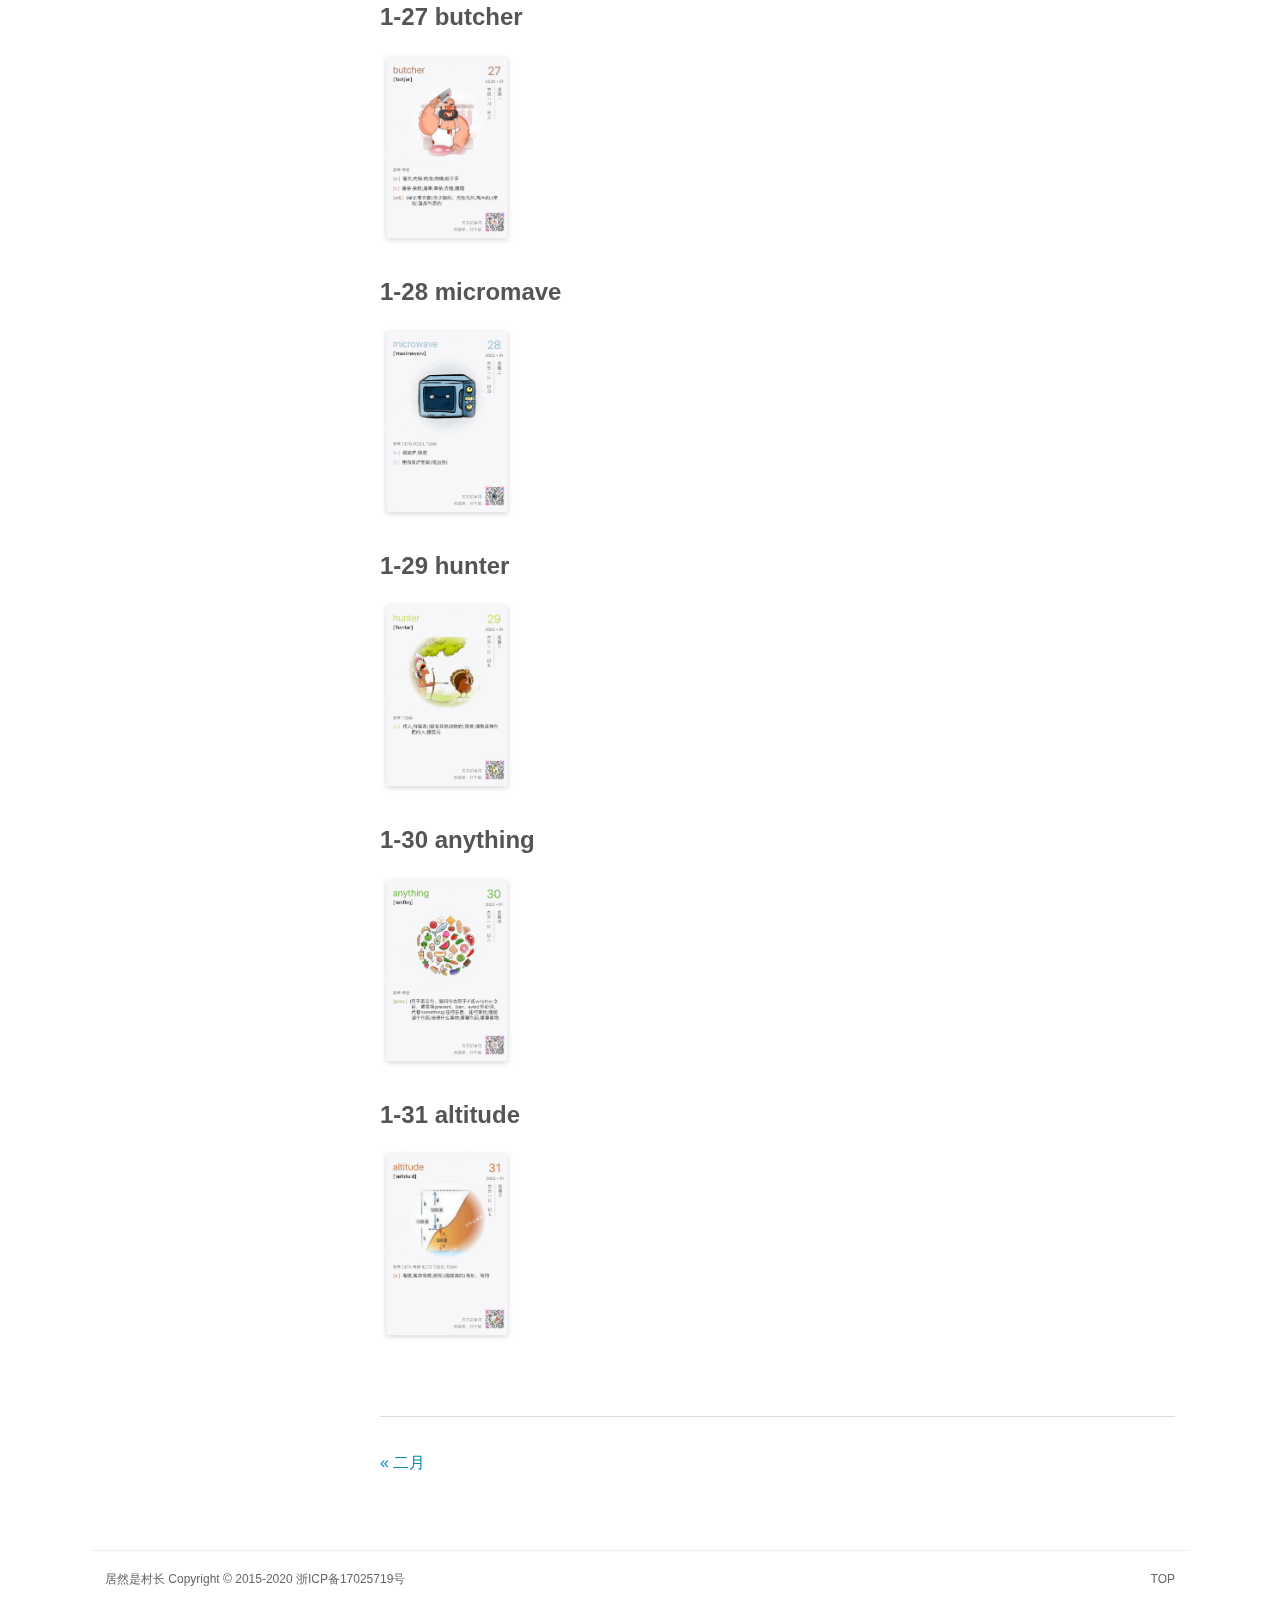
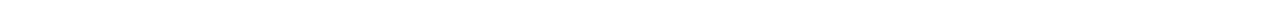
<file: docs/【天天记单词】2020-1.html>
<!doctype html>
<html class="no-js" lang="en">
  <head>
    <meta charset="utf-8" />
    <meta name="viewport" content="width=device-width, initial-scale=1.0" />
    <title>
    
  一月 - 【天天记单词】居然是村长
  
  </title>
 <meta name="description" content="">
 <link href="atom.xml" rel="alternate" title="【天天记单词】居然是村长" type="application/atom+xml">
    <link rel="stylesheet" href="asset/css/foundation.min.css" />
    <link rel="stylesheet" href="asset/css/docs.css" />

    <script src="asset/js/vendor/modernizr.js"></script>
    <script src="asset/js/vendor/jquery.js"></script>
    <script src="asset/highlightjs/highlight.pack.js"></script>
    <link href="asset/highlightjs/styles/github.css" media="screen, projection" rel="stylesheet" type="text/css">
    <script>hljs.initHighlightingOnLoad();</script>
    
  </head>
  <body class="antialiased hide-extras">
    
    <div class="marketing off-canvas-wrap" data-offcanvas>
      <div class="inner-wrap">


<nav class="top-bar docs-bar hide-for-small" data-topbar>

<div id="header">
    <h1><a href="index.html">【天天记单词】居然是村长</a></h1>
</div>

</nav>
        <nav class="tab-bar show-for-small">
  <a href="javascript:void(0)" class="left-off-canvas-toggle menu-icon">
    <span> &nbsp; 【天天记单词】居然是村长</span>
  </a>
</nav>

<aside class="left-off-canvas-menu">
      <ul class="off-canvas-list">
      <li><a href="index.html">Home</a></li>
      
        <li class="divider"></li>
        <li><label>2020</label></li>

          
            <li><a title="二月" href="%E3%80%90%E5%A4%A9%E5%A4%A9%E8%AE%B0%E5%8D%95%E8%AF%8D%E3%80%912020-2.html">二月</a></li>
          
            <li><a title="一月" href="%E3%80%90%E5%A4%A9%E5%A4%A9%E8%AE%B0%E5%8D%95%E8%AF%8D%E3%80%912020-1.html">一月</a></li>
          

      
      </ul>
    </aside>

<a class="exit-off-canvas" href="#"></a>

        <section id="main-content" role="main" class="scroll-container">

          <div class="row">
            <div class="large-3 medium-3 columns">
              <div class="hide-for-small">
                <div class="sidebar">
                <nav>
                  <ul id="side-nav" class="side-nav">

                    
                      <li class="side-title"><span>2020</span></li>
                        
                          <li><a title="二月" href="%E3%80%90%E5%A4%A9%E5%A4%A9%E8%AE%B0%E5%8D%95%E8%AF%8D%E3%80%912020-2.html">二月</a></li>
                        
                          <li><a title="一月" href="%E3%80%90%E5%A4%A9%E5%A4%A9%E8%AE%B0%E5%8D%95%E8%AF%8D%E3%80%912020-1.html">一月</a></li>
                        

                    
                  </ul>
                </nav>
                </div>
              </div>
            </div>
            <div class="large-9 medium-9 columns">

 <div class="markdown-body">
<h1>一月</h1>

<h3 id="toc_0">1-16 urge</h3>

<p><img src="media/15827892902482/urge.jpg" alt="urge"/></p>

<h3 id="toc_1">1-17 distinction</h3>

<p><img src="media/15827892902482/distinction.jpg" alt="distinction"/></p>

<h3 id="toc_2">1-18 league</h3>

<p><img src="media/15827892902482/league.jpg" alt="league"/></p>

<h3 id="toc_3">1-19 external</h3>

<p><img src="media/15827892902482/external.jpg" alt="externa"/></p>

<h3 id="toc_4">1-20 increasingly</h3>

<p><img src="media/15827892902482/increasingly.jpg" alt="increasingly"/></p>

<h3 id="toc_5">1-21 contest</h3>

<p><img src="media/15827892902482/contest.jpg" alt="contest"/></p>

<h3 id="toc_6">1-22 patience</h3>

<p><img src="media/15827892902482/patience.jpg" alt="patience"/></p>

<h3 id="toc_7">1-23 publish</h3>

<p><img src="media/15827892902482/publish.jpg" alt="publish"/></p>

<h3 id="toc_8">1-24 invention</h3>

<p><img src="media/15827892902482/invention.jpg" alt="invention"/></p>

<h3 id="toc_9">1-25 ankle</h3>

<p><img src="media/15827892902482/ankle.jpg" alt="ankle"/></p>

<h3 id="toc_10">1-26 spade</h3>

<p><img src="media/15827892902482/spade.jpg" alt="spade"/></p>

<h3 id="toc_11">1-27 butcher</h3>

<p><img src="media/15827892902482/butcher.jpg" alt="butche"/></p>

<h3 id="toc_12">1-28 micromave</h3>

<p><img src="media/15827892902482/microwave.jpg" alt="microwave"/></p>

<h3 id="toc_13">1-29 hunter</h3>

<p><img src="media/15827892902482/hunter.jpg" alt="hunte"/></p>

<h3 id="toc_14">1-30 anything</h3>

<p><img src="media/15827892902482/anything.jpg" alt="anything"/></p>

<h3 id="toc_15">1-31 altitude</h3>

<p><img src="media/15827892902482/altitude.jpg" alt="altitude"/></p>


</div>

<br /><br />
<hr />

<div class="row clearfix">
  <div class="large-6 columns">
	<div class="text-left" style="padding:15px 0px;">
		
	        <a href="%E3%80%90%E5%A4%A9%E5%A4%A9%E8%AE%B0%E5%8D%95%E8%AF%8D%E3%80%912020-2.html"  title="Previous Post: 二月">&laquo; 二月</a>
	    
	</div>
  </div>
  <div class="large-6 columns">
	<div class="text-right" style="padding:15px 0px;">
		
	</div>
  </div>
</div>

<div class="row">
<div style="padding:0px 0.93em;" class="share-comments">

</div>
</div>
<script type="text/javascript">
	$(function(){
		var currentURL = '%E3%80%90%E5%A4%A9%E5%A4%A9%E8%AE%B0%E5%8D%95%E8%AF%8D%E3%80%912020-1.html';
		$('#side-nav a').each(function(){
			if($(this).attr('href') == currentURL){
				$(this).parent().addClass('active');
			}
		});
	});
</script>  
</div></div>


<div class="page-bottom">
  <div class="row">
  <hr />
  <div class="small-9 columns">
  <p class="copyright">居然是村长 Copyright &copy; 2015-2020
  	<a href="http://www.beian.miit.gov.cn">浙ICP备17025719号</a>
  </div>
  <div class="small-3 columns">
  <p class="copyright text-right"><a href="#header">TOP</a></p>
  </div>
   
  </div>
</div>

        </section>
      </div>
    </div>
    
    
    <script src="asset/js/foundation.min.js"></script>
    <script src="asset/js/foundation/foundation.offcanvas.js"></script>
    <script>
      $(document).foundation();

     
    </script>
    


  </body>
</html>
</file>
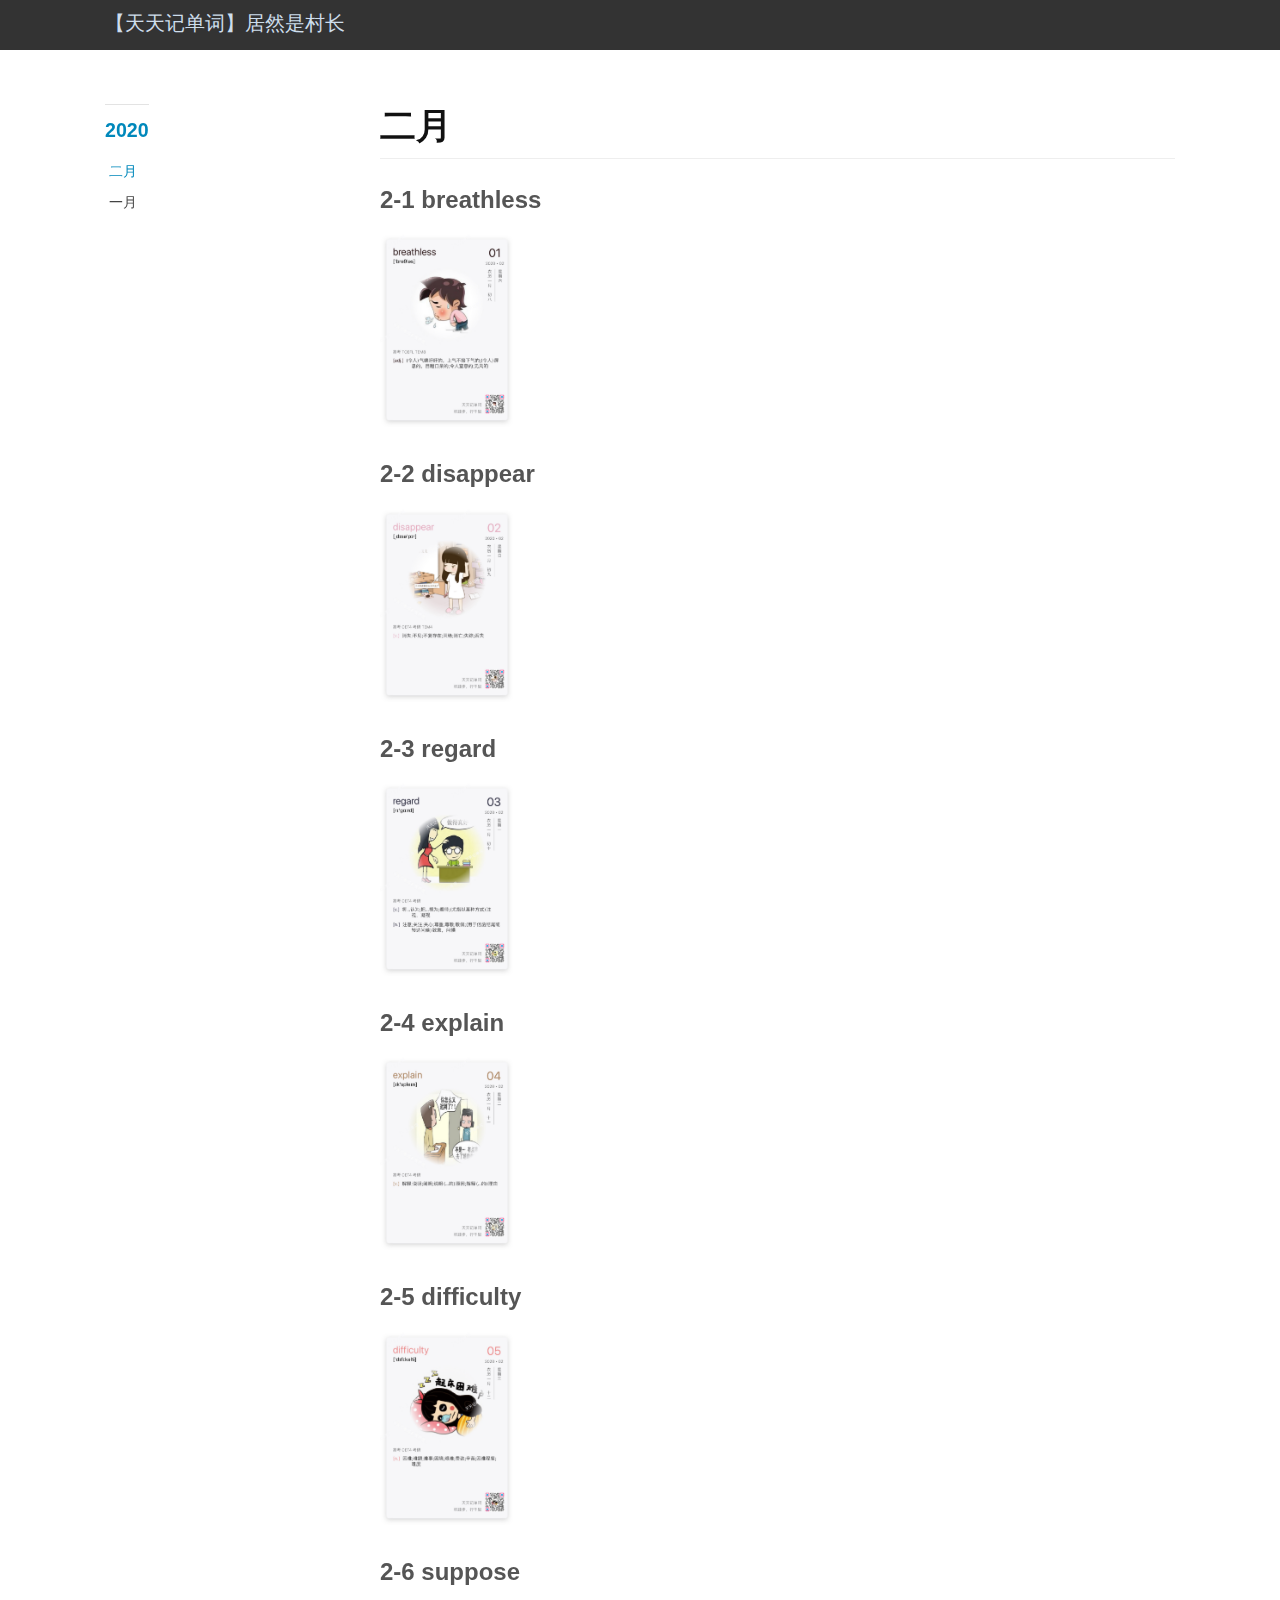
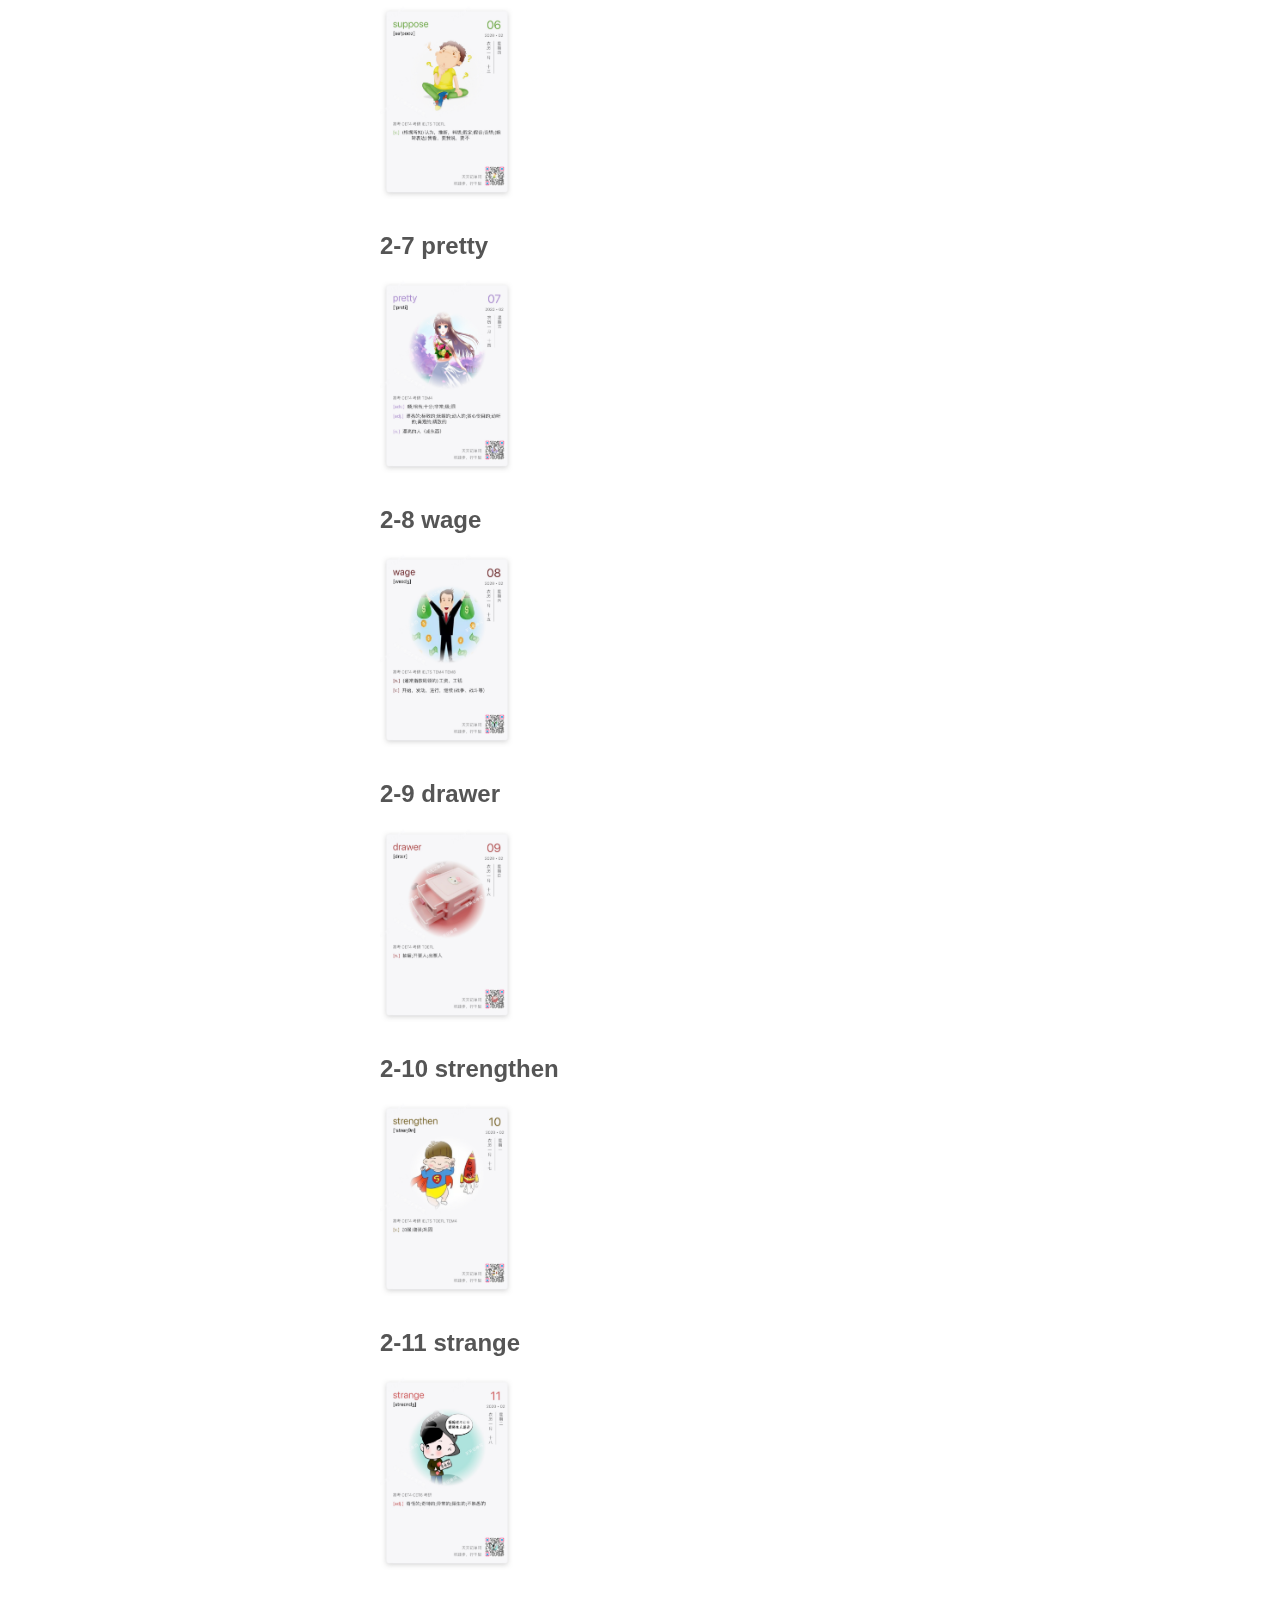
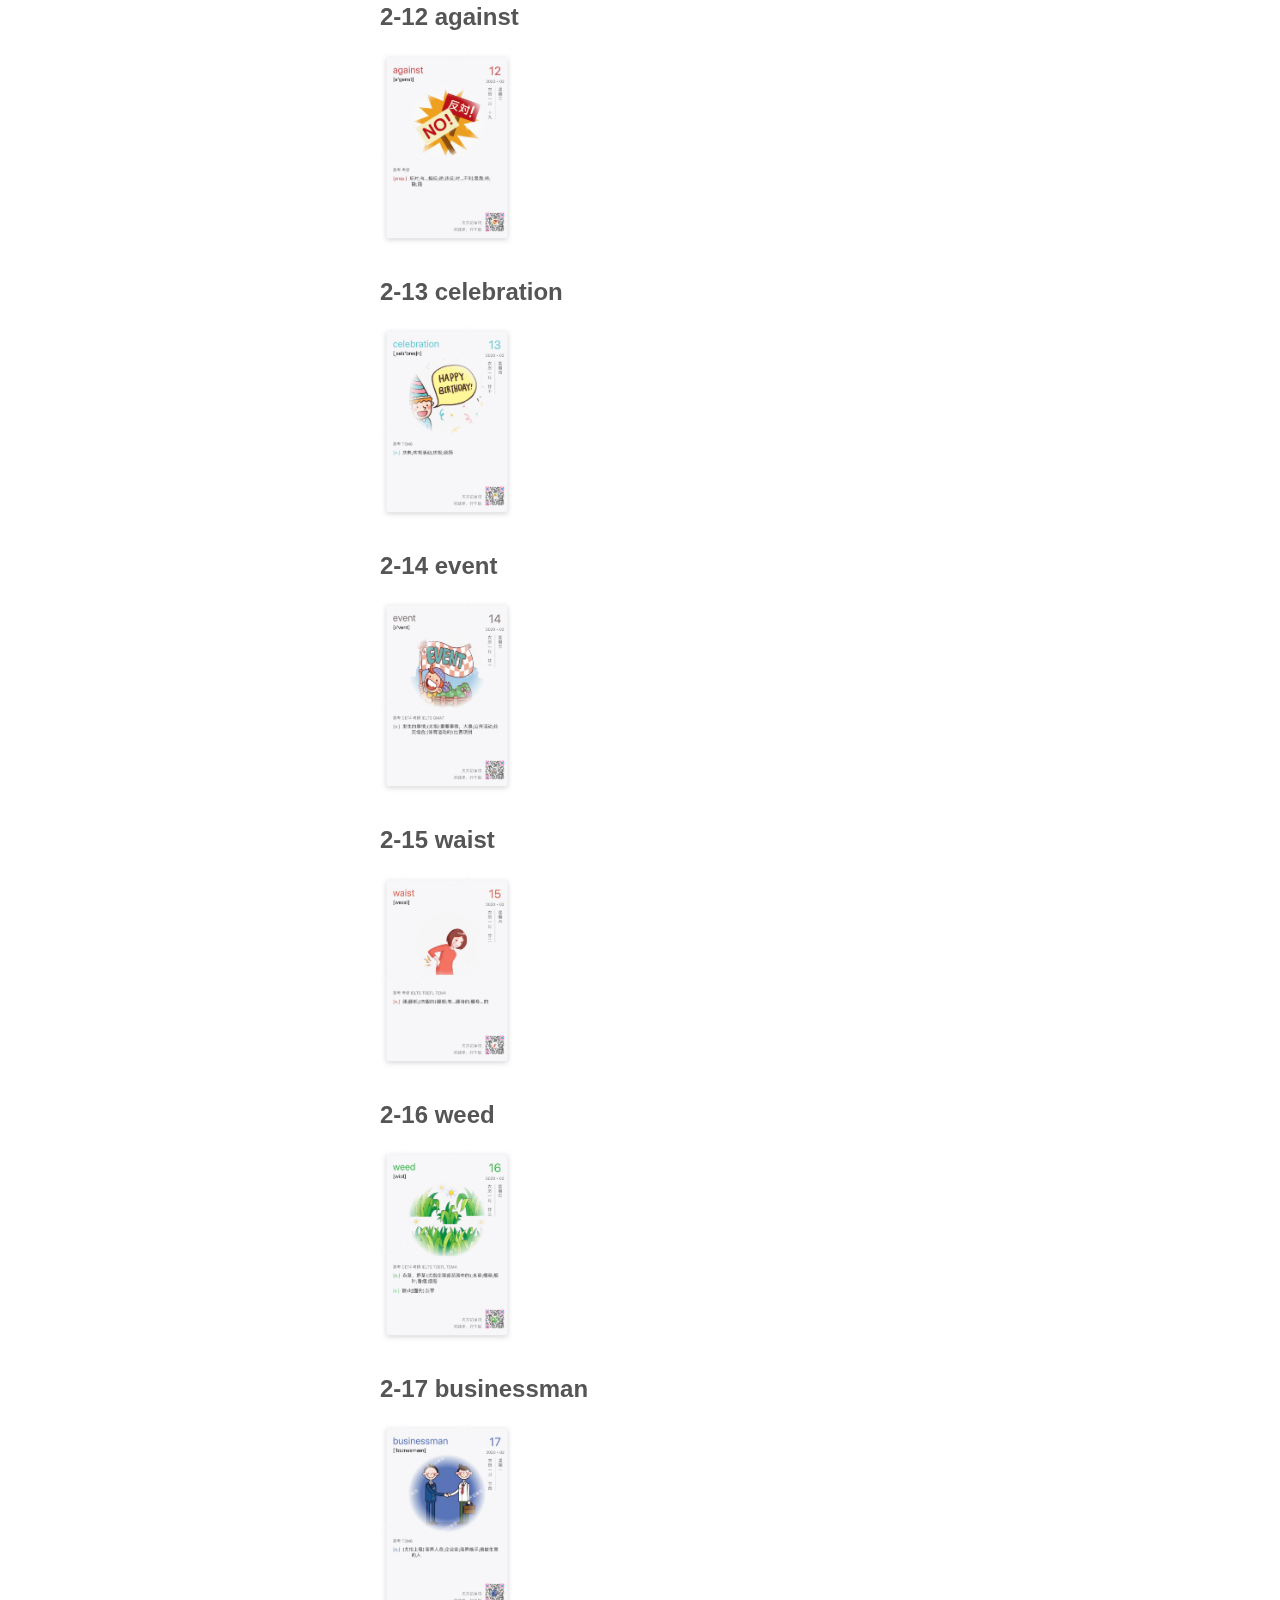
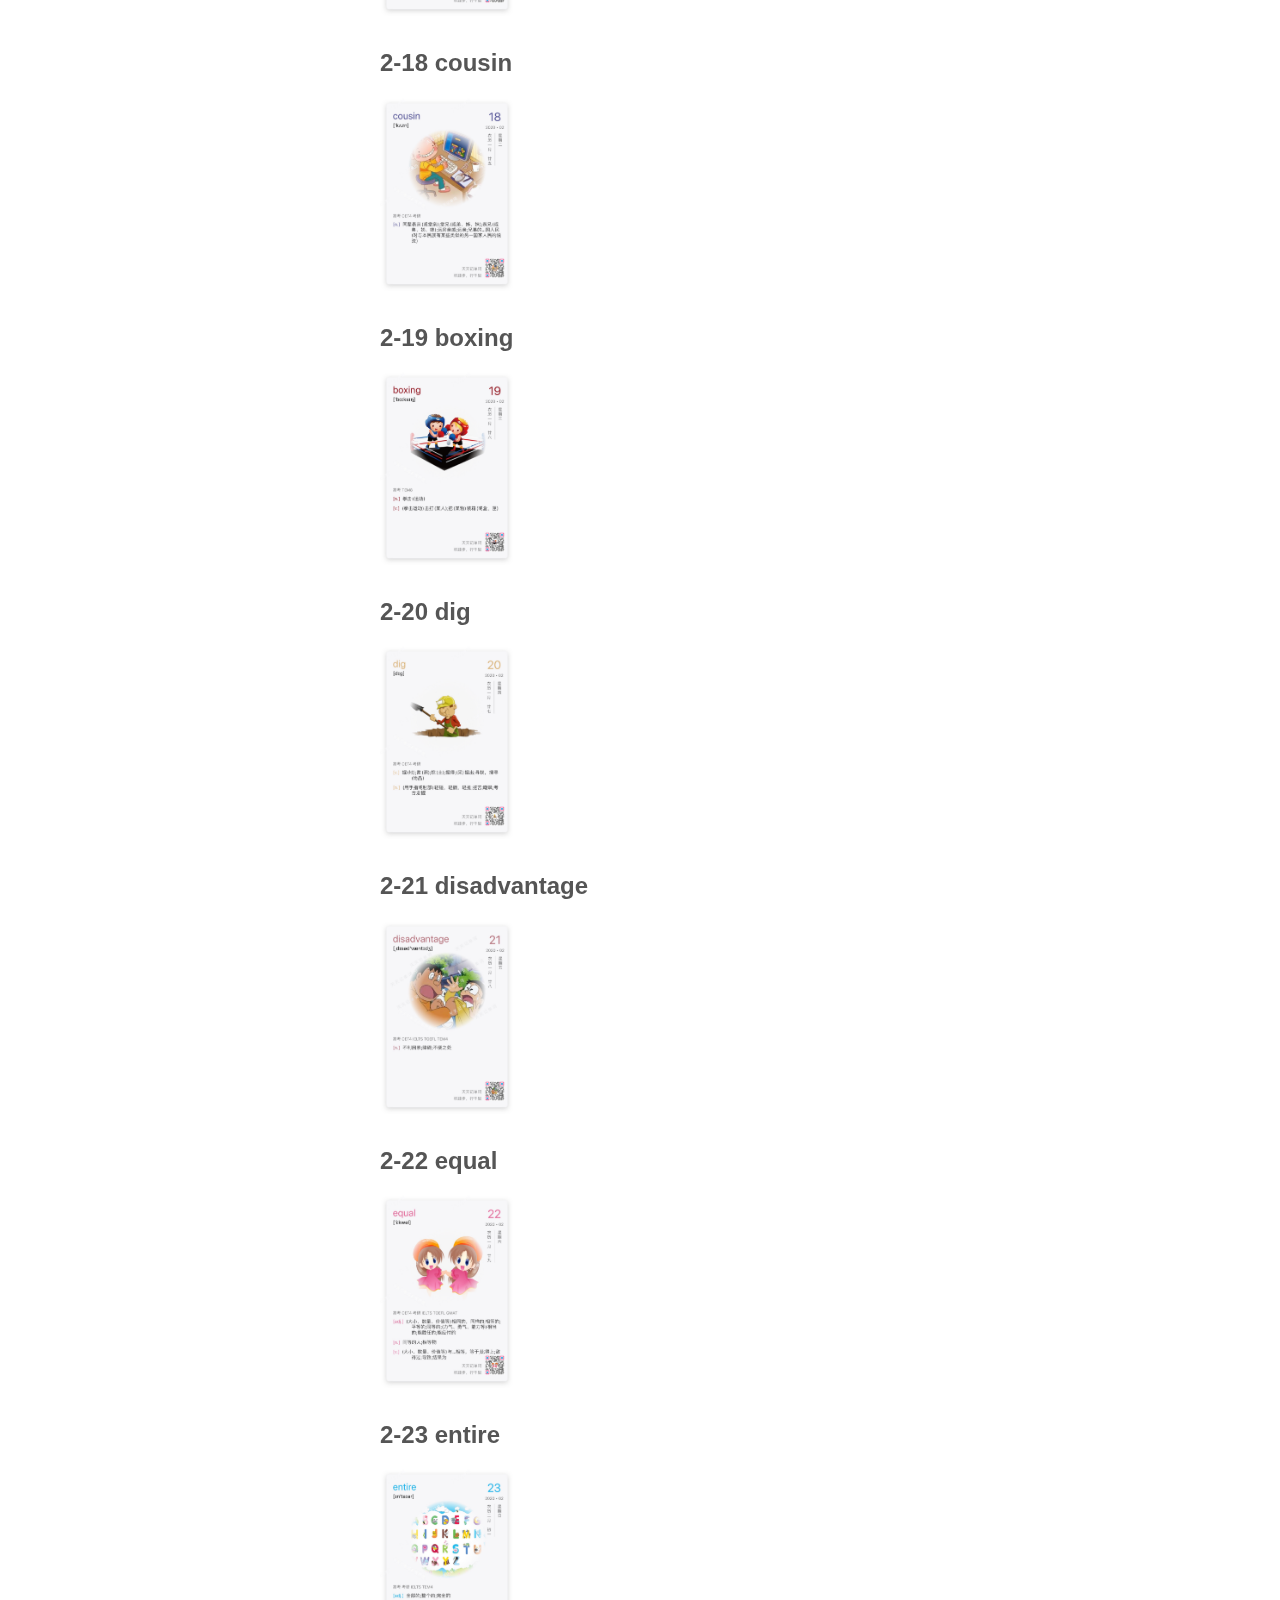
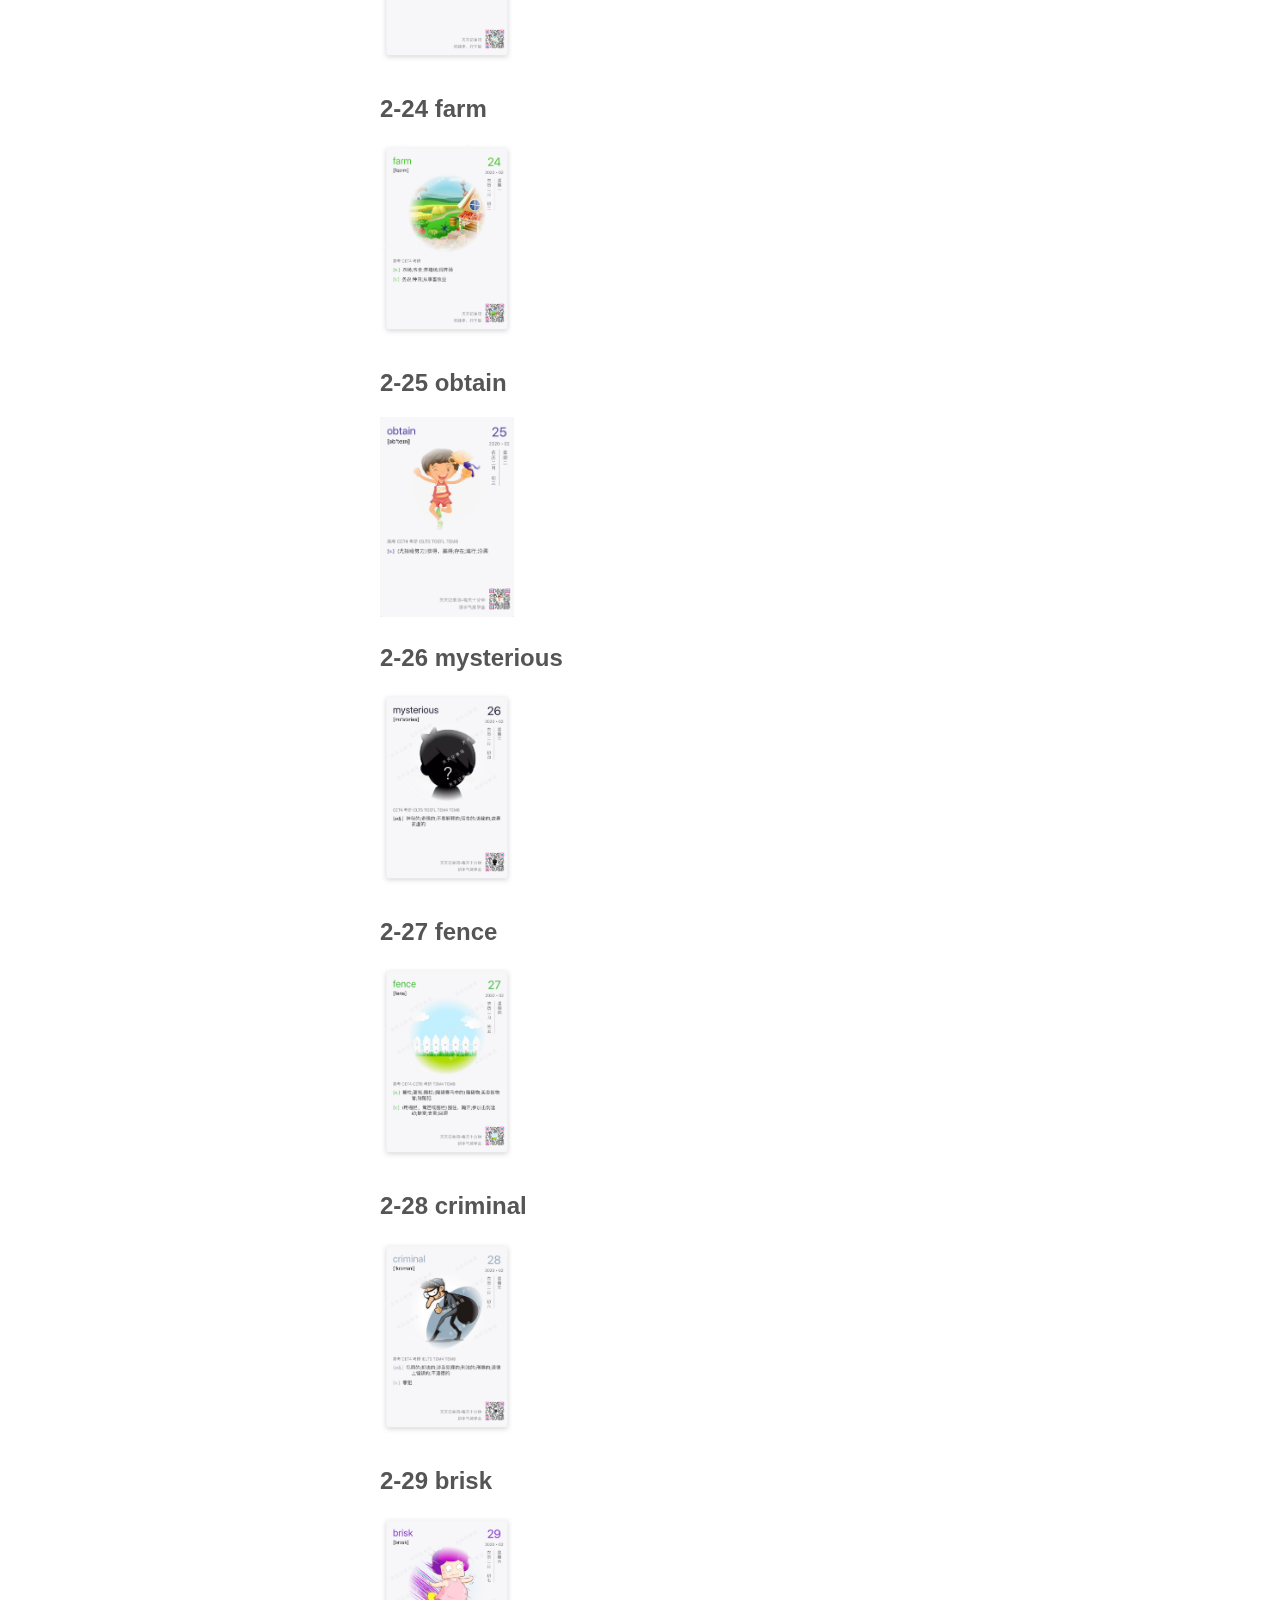
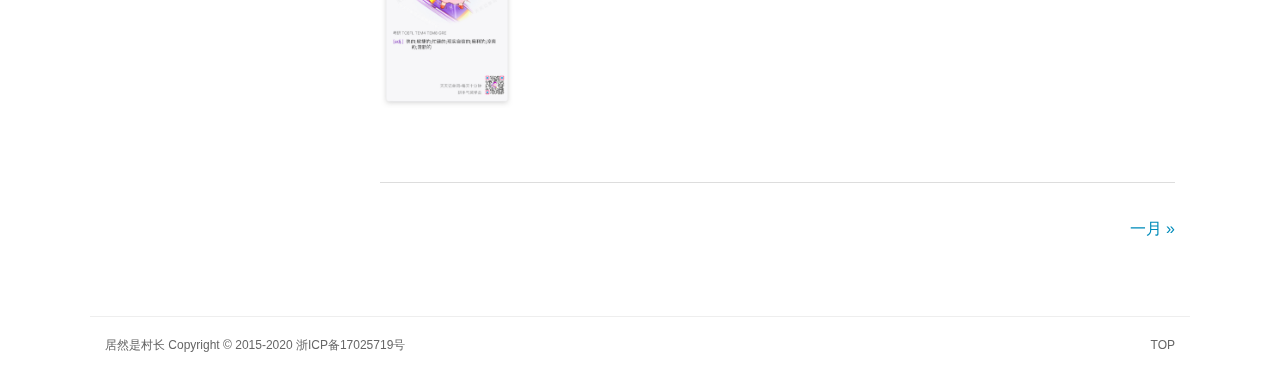
<file: docs/【天天记单词】2020-2.html>
<!doctype html>
<html class="no-js" lang="en">
  <head>
    <meta charset="utf-8" />
    <meta name="viewport" content="width=device-width, initial-scale=1.0" />
    <title>
    
  二月 - 【天天记单词】居然是村长
  
  </title>
 <meta name="description" content="">
 <link href="atom.xml" rel="alternate" title="【天天记单词】居然是村长" type="application/atom+xml">
    <link rel="stylesheet" href="asset/css/foundation.min.css" />
    <link rel="stylesheet" href="asset/css/docs.css" />

    <script src="asset/js/vendor/modernizr.js"></script>
    <script src="asset/js/vendor/jquery.js"></script>
    <script src="asset/highlightjs/highlight.pack.js"></script>
    <link href="asset/highlightjs/styles/github.css" media="screen, projection" rel="stylesheet" type="text/css">
    <script>hljs.initHighlightingOnLoad();</script>
    
  </head>
  <body class="antialiased hide-extras">
    
    <div class="marketing off-canvas-wrap" data-offcanvas>
      <div class="inner-wrap">


<nav class="top-bar docs-bar hide-for-small" data-topbar>

<div id="header">
    <h1><a href="index.html">【天天记单词】居然是村长</a></h1>
</div>

</nav>
        <nav class="tab-bar show-for-small">
  <a href="javascript:void(0)" class="left-off-canvas-toggle menu-icon">
    <span> &nbsp; 【天天记单词】居然是村长</span>
  </a>
</nav>

<aside class="left-off-canvas-menu">
      <ul class="off-canvas-list">
      <li><a href="index.html">Home</a></li>
      
        <li class="divider"></li>
        <li><label>2020</label></li>

          
            <li><a title="二月" href="%E3%80%90%E5%A4%A9%E5%A4%A9%E8%AE%B0%E5%8D%95%E8%AF%8D%E3%80%912020-2.html">二月</a></li>
          
            <li><a title="一月" href="%E3%80%90%E5%A4%A9%E5%A4%A9%E8%AE%B0%E5%8D%95%E8%AF%8D%E3%80%912020-1.html">一月</a></li>
          

      
      </ul>
    </aside>

<a class="exit-off-canvas" href="#"></a>

        <section id="main-content" role="main" class="scroll-container">

          <div class="row">
            <div class="large-3 medium-3 columns">
              <div class="hide-for-small">
                <div class="sidebar">
                <nav>
                  <ul id="side-nav" class="side-nav">

                    
                      <li class="side-title"><span>2020</span></li>
                        
                          <li><a title="二月" href="%E3%80%90%E5%A4%A9%E5%A4%A9%E8%AE%B0%E5%8D%95%E8%AF%8D%E3%80%912020-2.html">二月</a></li>
                        
                          <li><a title="一月" href="%E3%80%90%E5%A4%A9%E5%A4%A9%E8%AE%B0%E5%8D%95%E8%AF%8D%E3%80%912020-1.html">一月</a></li>
                        

                    
                  </ul>
                </nav>
                </div>
              </div>
            </div>
            <div class="large-9 medium-9 columns">

 <div class="markdown-body">
<h1>二月</h1>

<h3 id="toc_0">2-1 breathless</h3>

<p><img src="media/15827898459726/breathless.jpg" alt="breathless"/></p>

<h3 id="toc_1">2-2 disappear</h3>

<p><img src="media/15827898459726/disappear.jpg" alt="disappear"/></p>

<h3 id="toc_2">2-3 regard</h3>

<p><img src="media/15827898459726/regard.jpg" alt="regard"/></p>

<h3 id="toc_3">2-4 explain</h3>

<p><img src="media/15827898459726/explain.jpg" alt="explain"/></p>

<h3 id="toc_4">2-5 difficulty</h3>

<p><img src="media/15827898459726/difficulty.jpg" alt="difficulty"/></p>

<h3 id="toc_5">2-6 suppose</h3>

<p><img src="media/15827898459726/suppose.jpg" alt="suppose"/></p>

<h3 id="toc_6">2-7 pretty</h3>

<p><img src="media/15827898459726/pretty.jpg" alt="pretty"/></p>

<h3 id="toc_7">2-8 wage</h3>

<p><img src="media/15827898459726/wage.jpg" alt="wage"/></p>

<h3 id="toc_8">2-9 drawer</h3>

<p><img src="media/15827898459726/drawer.jpg" alt="drawe"/></p>

<h3 id="toc_9">2-10 strengthen</h3>

<p><img src="media/15827898459726/strengthen.jpg" alt="strengthen"/></p>

<h3 id="toc_10">2-11 strange</h3>

<p><img src="media/15827898459726/strange.jpg" alt="strange"/></p>

<h3 id="toc_11">2-12 against</h3>

<p><img src="media/15827898459726/against.jpg" alt="against"/></p>

<h3 id="toc_12">2-13 celebration</h3>

<p><img src="media/15827898459726/celebration.jpg" alt="celebration"/></p>

<h3 id="toc_13">2-14 event</h3>

<p><img src="media/15827898459726/event.jpg" alt="event"/></p>

<h3 id="toc_14">2-15 waist</h3>

<p><img src="media/15827898459726/waist.jpg" alt="waist"/></p>

<h3 id="toc_15">2-16 weed</h3>

<p><img src="media/15827898459726/weed.jpg" alt="weed"/></p>

<h3 id="toc_16">2-17 businessman</h3>

<p><img src="media/15827898459726/businessman.jpg" alt="businessman"/></p>

<h3 id="toc_17">2-18 cousin</h3>

<p><img src="media/15827898459726/cousin.jpg" alt="cousin"/></p>

<h3 id="toc_18">2-19 boxing</h3>

<p><img src="media/15827898459726/boxing.jpg" alt="boxing"/></p>

<h3 id="toc_19">2-20 dig</h3>

<p><img src="media/15827898459726/dig.jpg" alt="dig"/></p>

<h3 id="toc_20">2-21 disadvantage</h3>

<p><img src="media/15827898459726/disadvantage.jpg" alt="disadvantage"/></p>

<h3 id="toc_21">2-22 equal</h3>

<p><img src="media/15827898459726/equal.jpg" alt="equa"/></p>

<h3 id="toc_22">2-23 entire</h3>

<p><img src="media/15827898459726/entire.jpg" alt="entire"/></p>

<h3 id="toc_23">2-24 farm</h3>

<p><img src="media/15827898459726/farm.jpg" alt="far"/></p>

<h3 id="toc_24">2-25 obtain</h3>

<p><img src="media/15827898459726/obtain.jpg" alt="obtain"/></p>

<h3 id="toc_25">2-26 mysterious</h3>

<p><img src="media/15827898459726/mysterious.jpg" alt="mysterious"/></p>

<h3 id="toc_26">2-27 fence</h3>

<p><img src="media/15827898459726/fence.jpg" alt="fence"/></p>

<h3 id="toc_27">2-28 criminal</h3>

<p><img src="media/15827898459726/criminal.jpg" alt="crimina"/></p>

<h3 id="toc_28">2-29 brisk</h3>

<p><img src="media/15827898459726/brisk.jpg" alt="brisk"/></p>


</div>

<br /><br />
<hr />

<div class="row clearfix">
  <div class="large-6 columns">
	<div class="text-left" style="padding:15px 0px;">
		
	</div>
  </div>
  <div class="large-6 columns">
	<div class="text-right" style="padding:15px 0px;">
		
	        <a href="%E3%80%90%E5%A4%A9%E5%A4%A9%E8%AE%B0%E5%8D%95%E8%AF%8D%E3%80%912020-1.html" 
	        title="Next Post: 一月">一月 &raquo;</a>
	    
	</div>
  </div>
</div>

<div class="row">
<div style="padding:0px 0.93em;" class="share-comments">

</div>
</div>
<script type="text/javascript">
	$(function(){
		var currentURL = '%E3%80%90%E5%A4%A9%E5%A4%A9%E8%AE%B0%E5%8D%95%E8%AF%8D%E3%80%912020-2.html';
		$('#side-nav a').each(function(){
			if($(this).attr('href') == currentURL){
				$(this).parent().addClass('active');
			}
		});
	});
</script>  
</div></div>


<div class="page-bottom">
  <div class="row">
  <hr />
  <div class="small-9 columns">
  <p class="copyright">居然是村长 Copyright &copy; 2015-2020
  	<a href="http://www.beian.miit.gov.cn">浙ICP备17025719号</a>
  </div>
  <div class="small-3 columns">
  <p class="copyright text-right"><a href="#header">TOP</a></p>
  </div>
   
  </div>
</div>

        </section>
      </div>
    </div>
    
    
    <script src="asset/js/foundation.min.js"></script>
    <script src="asset/js/foundation/foundation.offcanvas.js"></script>
    <script>
      $(document).foundation();

     
    </script>
    


  </body>
</html>
</file>
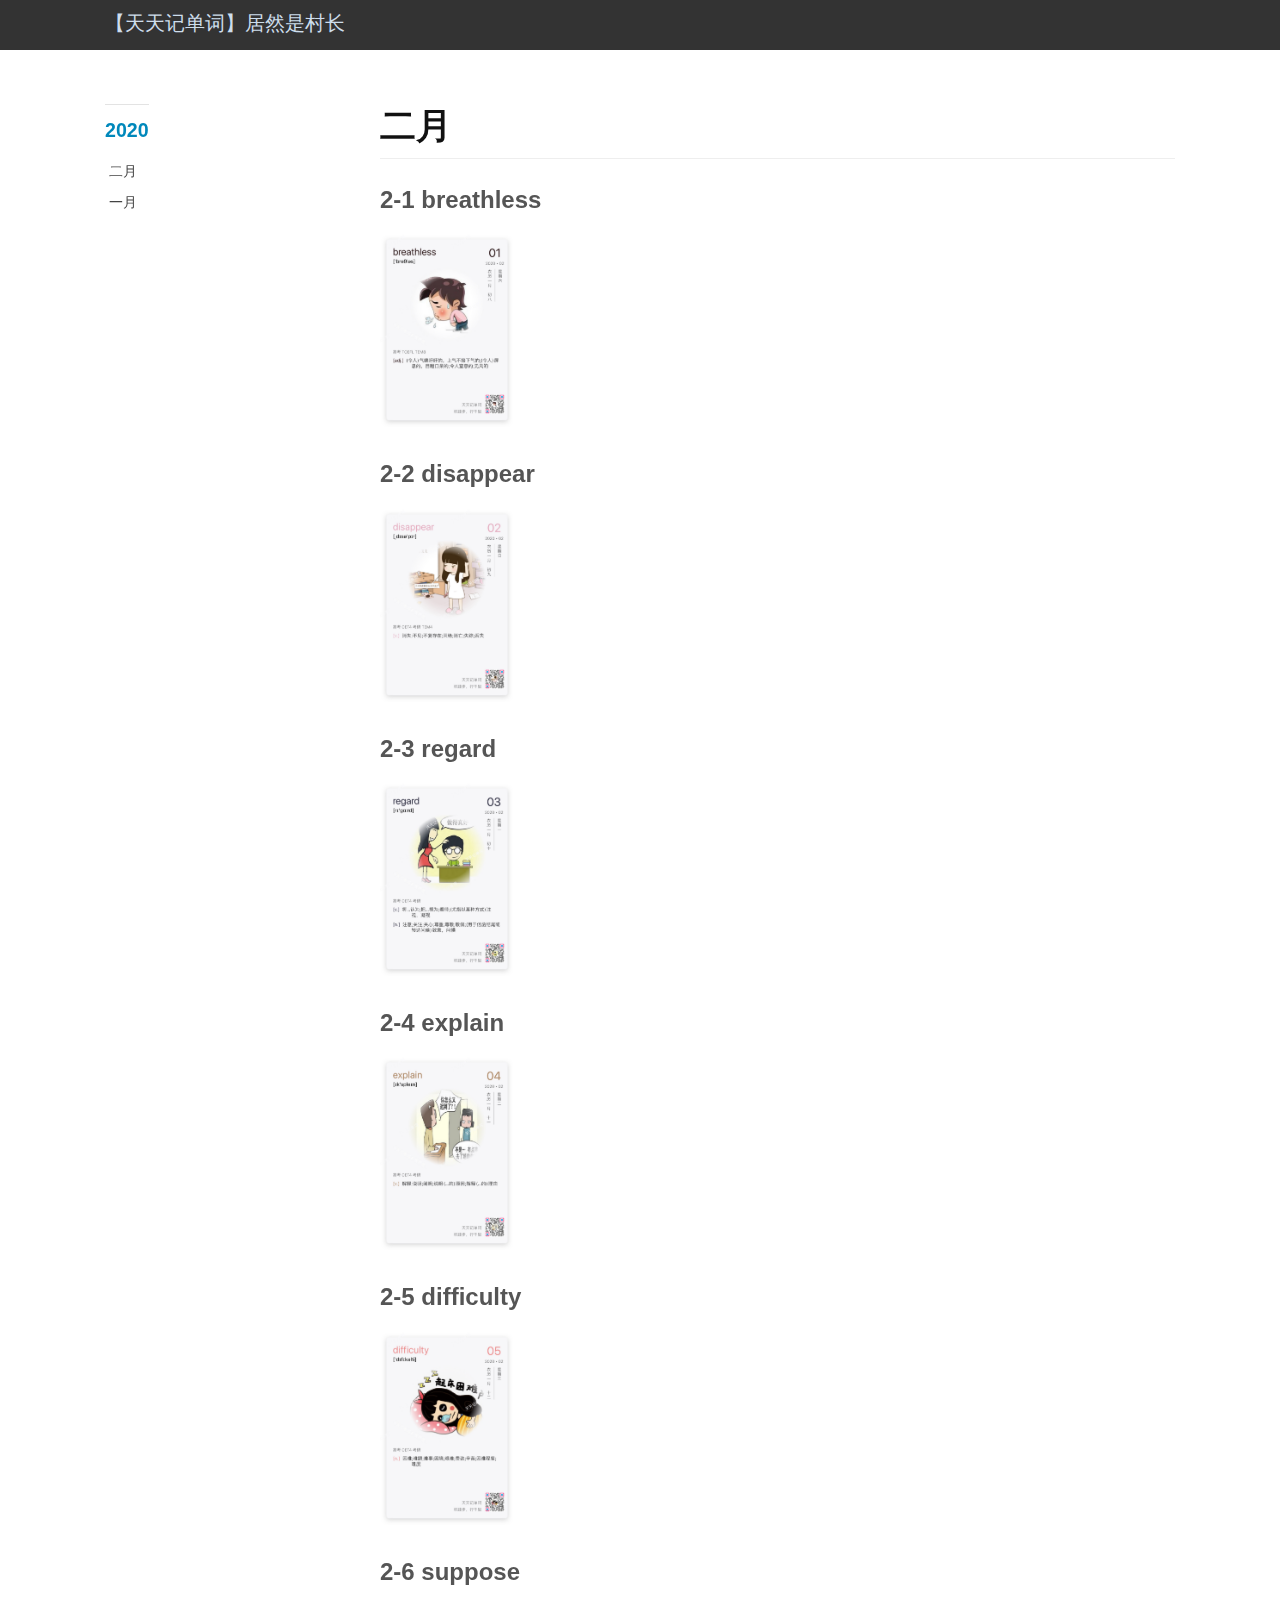
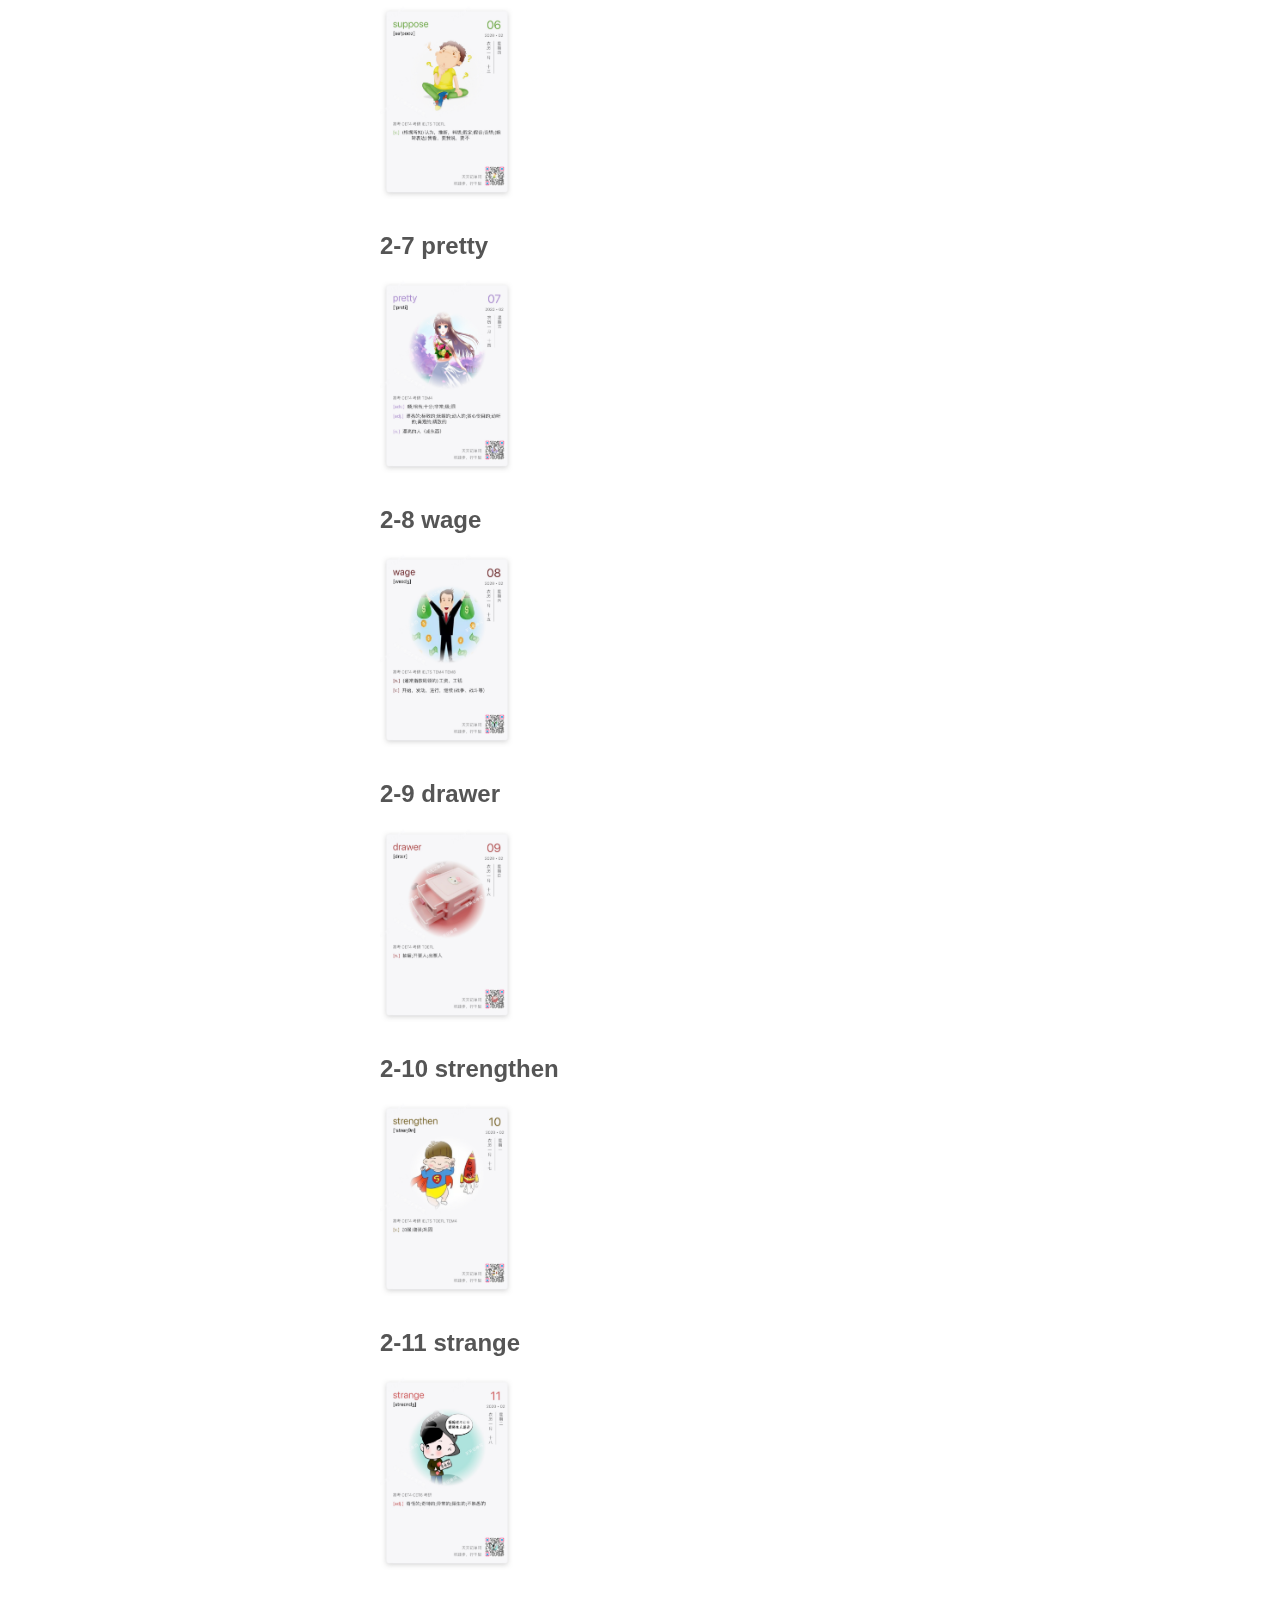
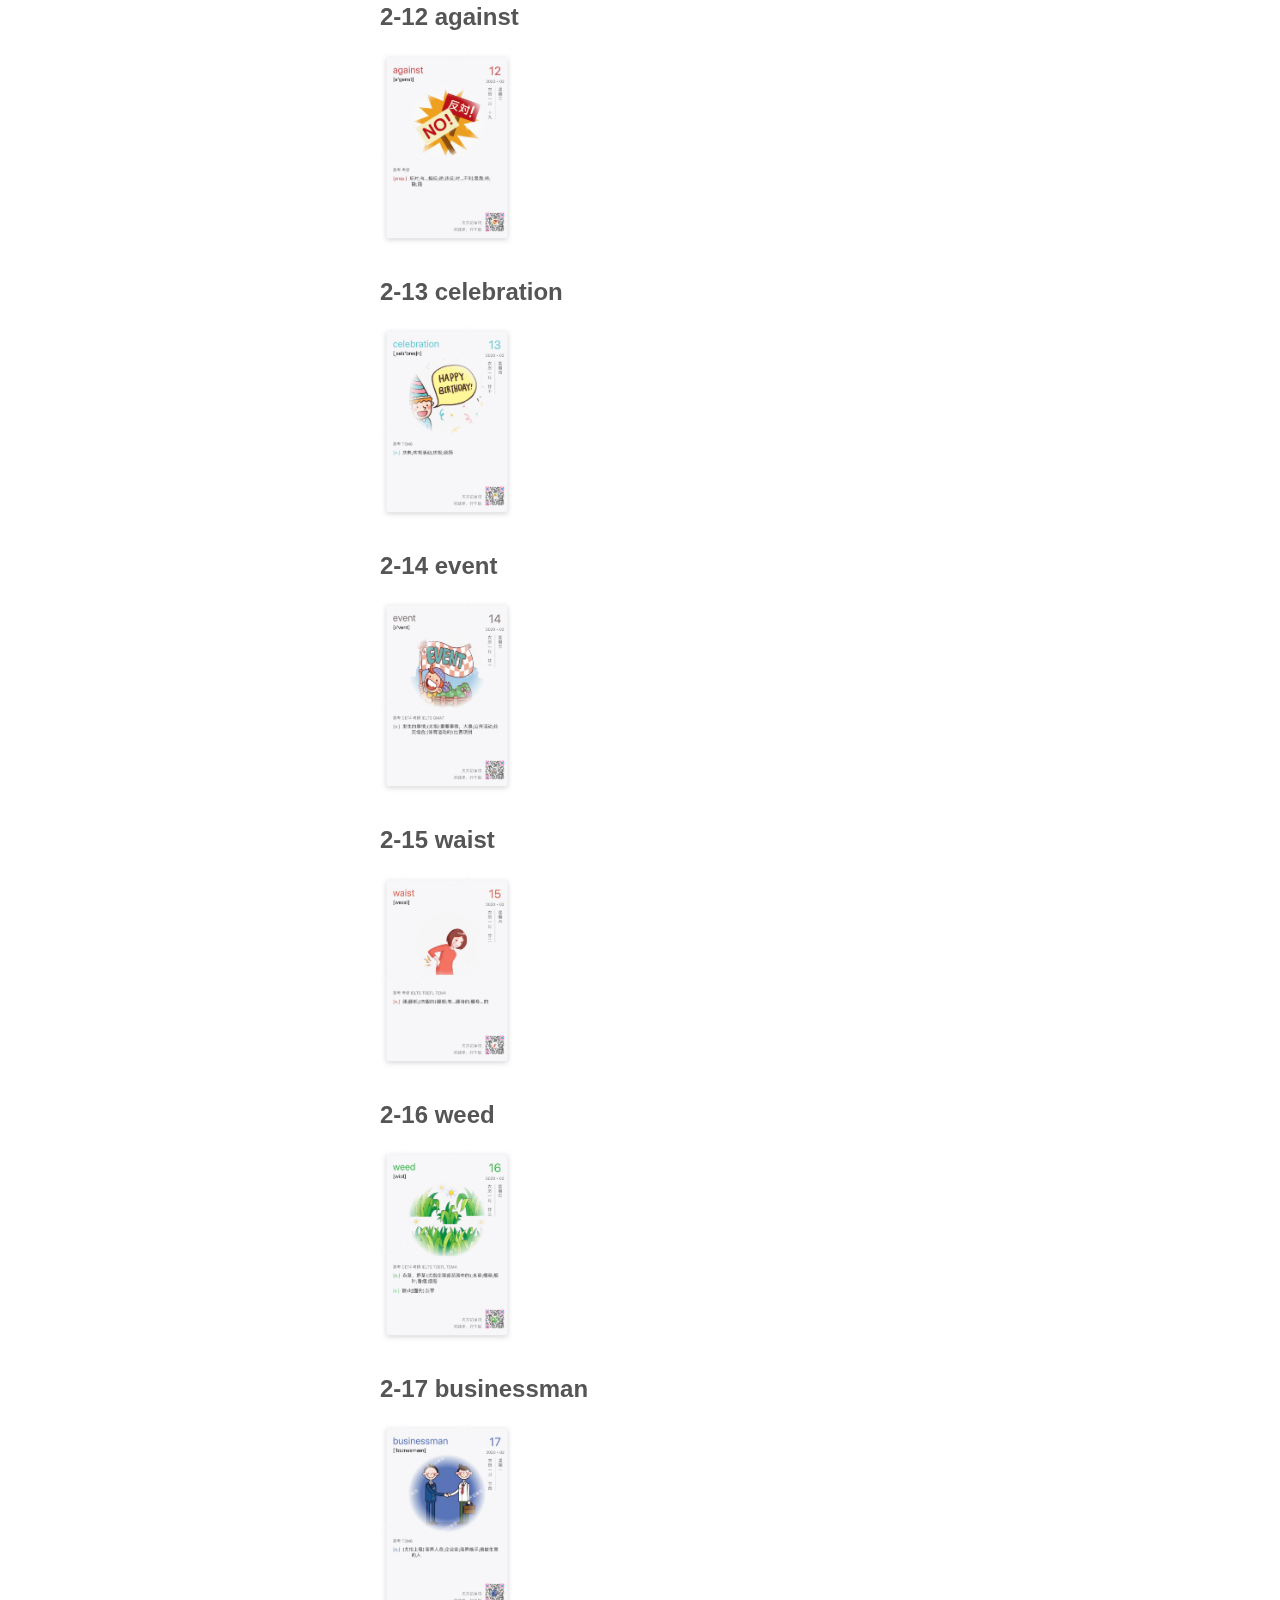
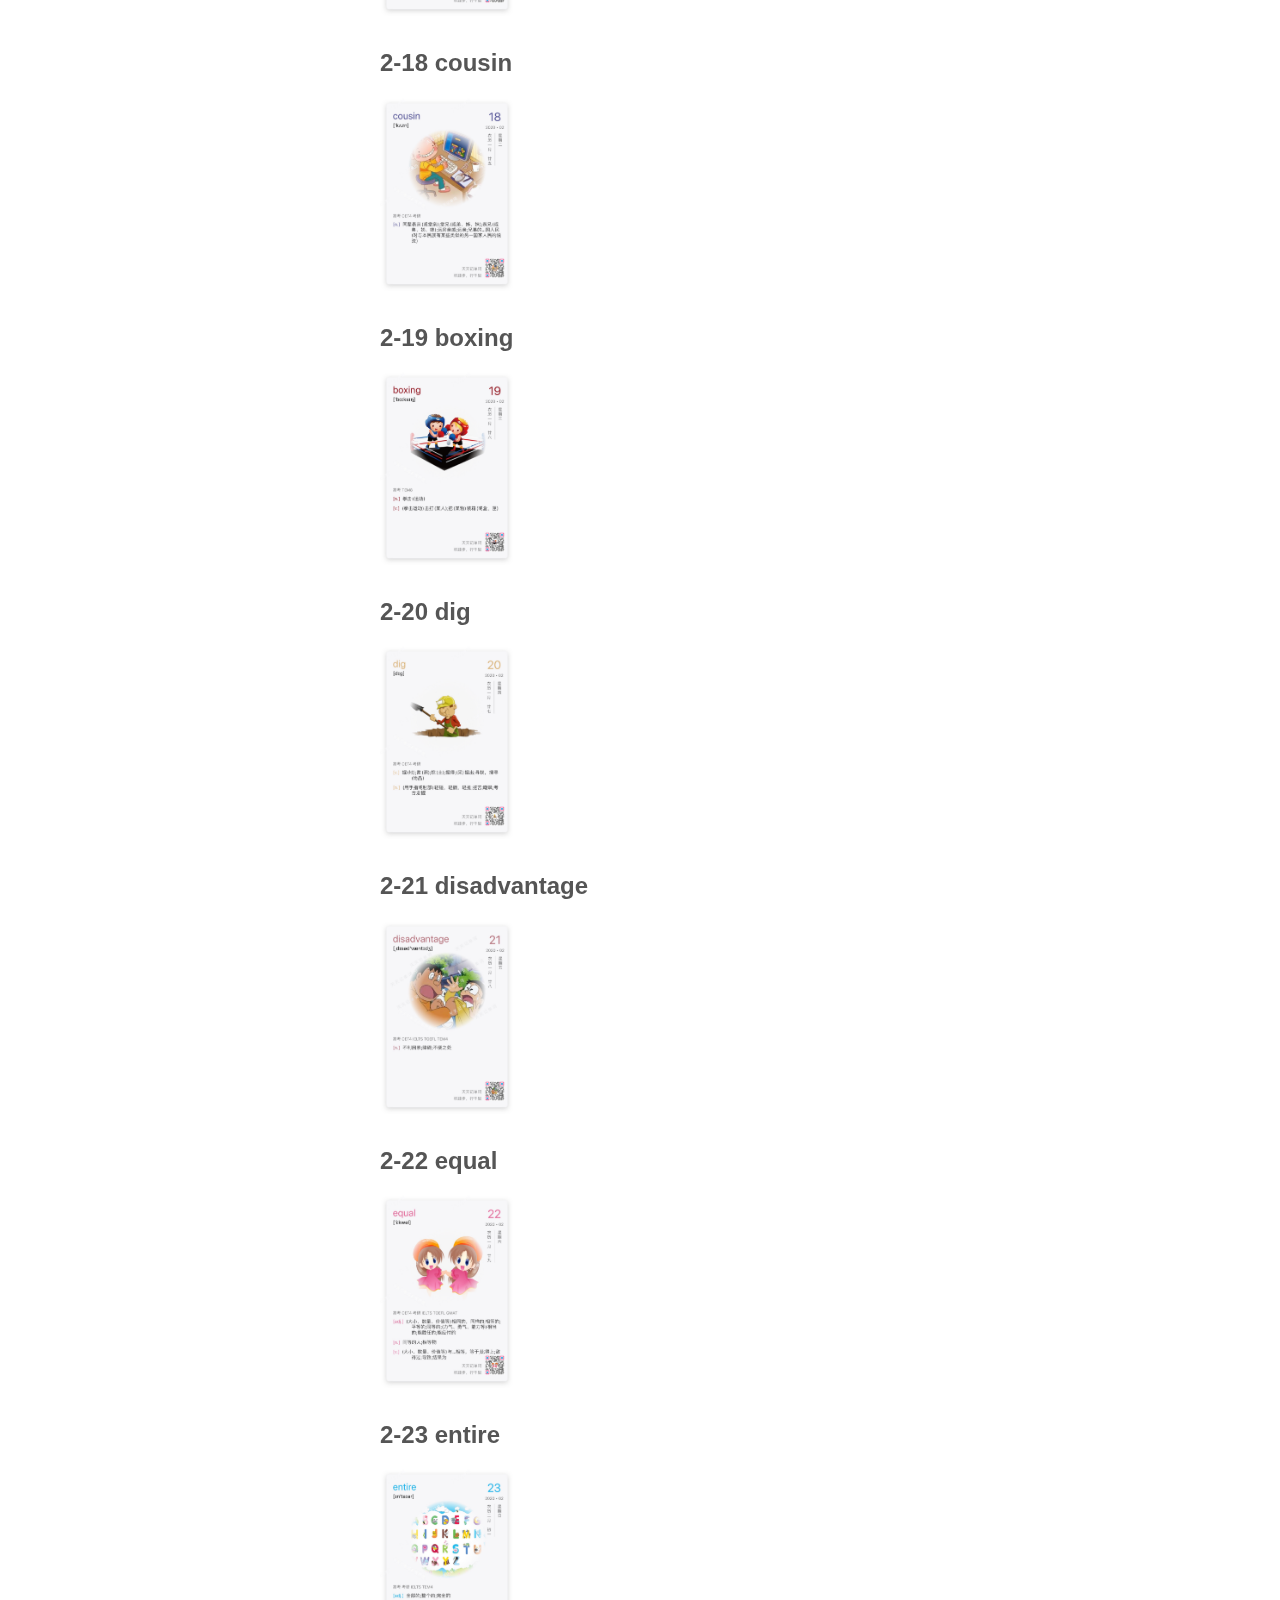
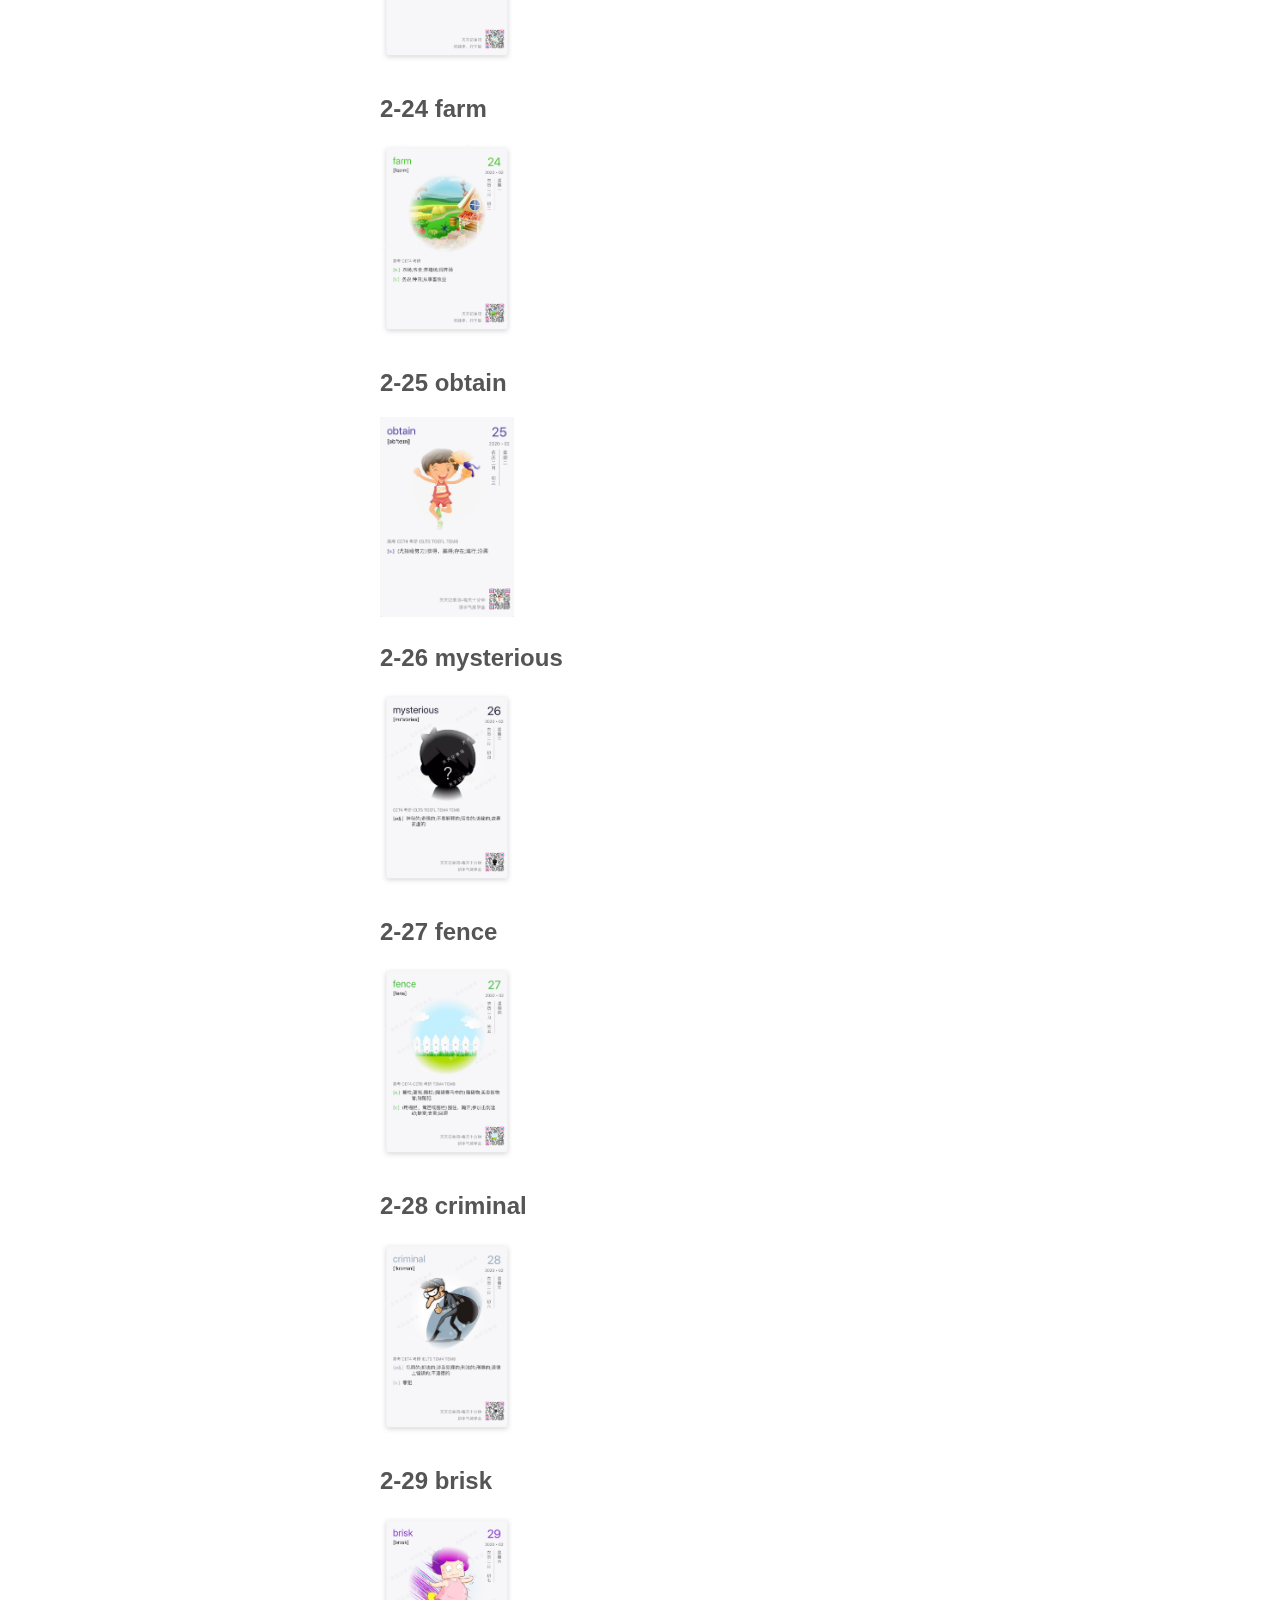
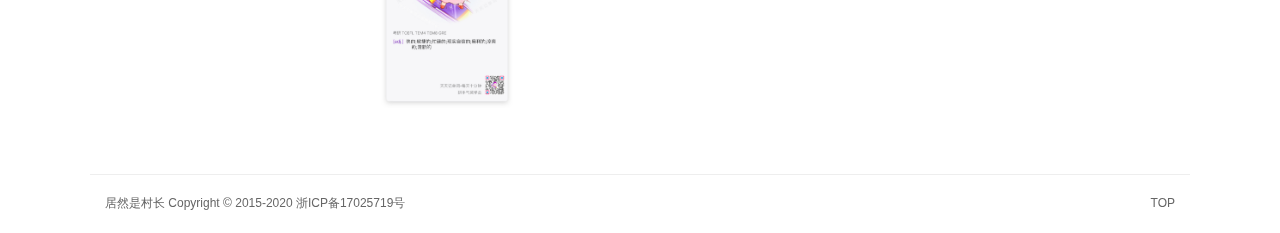
<file: docs/【天天记单词】2020.html>
<!doctype html>
<html class="no-js" lang="en">
  <head>
    <meta charset="utf-8" />
    <meta name="viewport" content="width=device-width, initial-scale=1.0" />
    <title>
    
  2020 - 【天天记单词】居然是村长
  
  </title>
 <meta name="description" content="">
 <link href="atom.xml" rel="alternate" title="【天天记单词】居然是村长" type="application/atom+xml">
    <link rel="stylesheet" href="asset/css/foundation.min.css" />
    <link rel="stylesheet" href="asset/css/docs.css" />

    <script src="asset/js/vendor/modernizr.js"></script>
    <script src="asset/js/vendor/jquery.js"></script>
    <script src="asset/highlightjs/highlight.pack.js"></script>
    <link href="asset/highlightjs/styles/github.css" media="screen, projection" rel="stylesheet" type="text/css">
    <script>hljs.initHighlightingOnLoad();</script>
    
  </head>
  <body class="antialiased hide-extras">
    
    <div class="marketing off-canvas-wrap" data-offcanvas>
      <div class="inner-wrap">


<nav class="top-bar docs-bar hide-for-small" data-topbar>

<div id="header">
    <h1><a href="index.html">【天天记单词】居然是村长</a></h1>
</div>

</nav>
        <nav class="tab-bar show-for-small">
  <a href="javascript:void(0)" class="left-off-canvas-toggle menu-icon">
    <span> &nbsp; 【天天记单词】居然是村长</span>
  </a>
</nav>

<aside class="left-off-canvas-menu">
      <ul class="off-canvas-list">
      <li><a href="index.html">Home</a></li>
      
        <li class="divider"></li>
        <li><label>2020</label></li>

          
            <li><a title="二月" href="%E3%80%90%E5%A4%A9%E5%A4%A9%E8%AE%B0%E5%8D%95%E8%AF%8D%E3%80%912020-2.html">二月</a></li>
          
            <li><a title="一月" href="%E3%80%90%E5%A4%A9%E5%A4%A9%E8%AE%B0%E5%8D%95%E8%AF%8D%E3%80%912020-1.html">一月</a></li>
          

      
      </ul>
    </aside>

<a class="exit-off-canvas" href="#"></a>

        <section id="main-content" role="main" class="scroll-container">

          <div class="row">
            <div class="large-3 medium-3 columns">
              <div class="hide-for-small">
                <div class="sidebar">
                <nav>
                  <ul id="side-nav" class="side-nav">

                    
                      <li class="side-title"><span>2020</span></li>
                        
                          <li><a title="二月" href="%E3%80%90%E5%A4%A9%E5%A4%A9%E8%AE%B0%E5%8D%95%E8%AF%8D%E3%80%912020-2.html">二月</a></li>
                        
                          <li><a title="一月" href="%E3%80%90%E5%A4%A9%E5%A4%A9%E8%AE%B0%E5%8D%95%E8%AF%8D%E3%80%912020-1.html">一月</a></li>
                        

                    
                  </ul>
                </nav>
                </div>
              </div>
            </div>
            <div class="large-9 medium-9 columns">

 


	
		<div class="markdown-body">
		<h1>二月</h1>

		<h3 id="toc_0">2-1 breathless</h3>

<p><img src="media/15827898459726/breathless.jpg" alt="breathless"/></p>

<h3 id="toc_1">2-2 disappear</h3>

<p><img src="media/15827898459726/disappear.jpg" alt="disappear"/></p>

<h3 id="toc_2">2-3 regard</h3>

<p><img src="media/15827898459726/regard.jpg" alt="regard"/></p>

<h3 id="toc_3">2-4 explain</h3>

<p><img src="media/15827898459726/explain.jpg" alt="explain"/></p>

<h3 id="toc_4">2-5 difficulty</h3>

<p><img src="media/15827898459726/difficulty.jpg" alt="difficulty"/></p>

<h3 id="toc_5">2-6 suppose</h3>

<p><img src="media/15827898459726/suppose.jpg" alt="suppose"/></p>

<h3 id="toc_6">2-7 pretty</h3>

<p><img src="media/15827898459726/pretty.jpg" alt="pretty"/></p>

<h3 id="toc_7">2-8 wage</h3>

<p><img src="media/15827898459726/wage.jpg" alt="wage"/></p>

<h3 id="toc_8">2-9 drawer</h3>

<p><img src="media/15827898459726/drawer.jpg" alt="drawe"/></p>

<h3 id="toc_9">2-10 strengthen</h3>

<p><img src="media/15827898459726/strengthen.jpg" alt="strengthen"/></p>

<h3 id="toc_10">2-11 strange</h3>

<p><img src="media/15827898459726/strange.jpg" alt="strange"/></p>

<h3 id="toc_11">2-12 against</h3>

<p><img src="media/15827898459726/against.jpg" alt="against"/></p>

<h3 id="toc_12">2-13 celebration</h3>

<p><img src="media/15827898459726/celebration.jpg" alt="celebration"/></p>

<h3 id="toc_13">2-14 event</h3>

<p><img src="media/15827898459726/event.jpg" alt="event"/></p>

<h3 id="toc_14">2-15 waist</h3>

<p><img src="media/15827898459726/waist.jpg" alt="waist"/></p>

<h3 id="toc_15">2-16 weed</h3>

<p><img src="media/15827898459726/weed.jpg" alt="weed"/></p>

<h3 id="toc_16">2-17 businessman</h3>

<p><img src="media/15827898459726/businessman.jpg" alt="businessman"/></p>

<h3 id="toc_17">2-18 cousin</h3>

<p><img src="media/15827898459726/cousin.jpg" alt="cousin"/></p>

<h3 id="toc_18">2-19 boxing</h3>

<p><img src="media/15827898459726/boxing.jpg" alt="boxing"/></p>

<h3 id="toc_19">2-20 dig</h3>

<p><img src="media/15827898459726/dig.jpg" alt="dig"/></p>

<h3 id="toc_20">2-21 disadvantage</h3>

<p><img src="media/15827898459726/disadvantage.jpg" alt="disadvantage"/></p>

<h3 id="toc_21">2-22 equal</h3>

<p><img src="media/15827898459726/equal.jpg" alt="equa"/></p>

<h3 id="toc_22">2-23 entire</h3>

<p><img src="media/15827898459726/entire.jpg" alt="entire"/></p>

<h3 id="toc_23">2-24 farm</h3>

<p><img src="media/15827898459726/farm.jpg" alt="far"/></p>

<h3 id="toc_24">2-25 obtain</h3>

<p><img src="media/15827898459726/obtain.jpg" alt="obtain"/></p>

<h3 id="toc_25">2-26 mysterious</h3>

<p><img src="media/15827898459726/mysterious.jpg" alt="mysterious"/></p>

<h3 id="toc_26">2-27 fence</h3>

<p><img src="media/15827898459726/fence.jpg" alt="fence"/></p>

<h3 id="toc_27">2-28 criminal</h3>

<p><img src="media/15827898459726/criminal.jpg" alt="crimina"/></p>

<h3 id="toc_28">2-29 brisk</h3>

<p><img src="media/15827898459726/brisk.jpg" alt="brisk"/></p>


		</div>
	

 
	

  
  
</div></div>


<div class="page-bottom">
  <div class="row">
  <hr />
  <div class="small-9 columns">
  <p class="copyright">居然是村长 Copyright &copy; 2015-2020
  	<a href="http://www.beian.miit.gov.cn">浙ICP备17025719号</a>
  </div>
  <div class="small-3 columns">
  <p class="copyright text-right"><a href="#header">TOP</a></p>
  </div>
   
  </div>
</div>

        </section>
      </div>
    </div>
    
    
    <script src="asset/js/foundation.min.js"></script>
    <script src="asset/js/foundation/foundation.offcanvas.js"></script>
    <script>
      $(document).foundation();

     
    </script>
    


  </body>
</html>
</file>
<file: docs/asset/css/docs.css>
.move-right .exit-off-canvas{
	box-shadow: none;
	background-color: rgba(255,255,255,0.2);
}

ul.off-canvas-list li label{background-color: #09263c;}
.left-off-canvas-menu{ background-color: #112E45;}
ul.off-canvas-list li a{ border-bottom:solid 1px #0e385a;}
ul.off-canvas-list li a:hover{background: #335a79;}
.top-bar,.tab-bar{ background-color: #333333; height: 50px;}

.tab-bar .menu-icon{ width: 100%;}
.row{ max-width: 1100px;}

.docs-bar #header{padding: 0px 0.93em;  max-width: 1100px; margin: 0 auto;}
.docs-bar #header h1{ font-family: Lato,Helvetica Neue,Helvetica,Arial,sans-serif; text-align: left;  padding: 6px 0; font-size: 20px; color: #cdddeb;}
#header h1 a{ text-decoration: none;color: #cdddeb;}
.sidebar {
    padding: 0px 0px; padding-right: 8%;
}
.sidebar .side-nav li {
    margin: 0;
    padding: 0;
}
.sidebar .side-nav a{ font-family: Lato,Helvetica Neue,Helvetica,Arial,sans-serif;}
.sidebar .side-nav li a{ padding: 4px 4px;}
.sidebar .side-nav li.side-title span{ display: inline-block; padding: 10px 0; margin-top: 40px; color:#08b; border-top: solid 1px #e3e3e3; font-weight: bold; font-size: 1.4em;}


.sidebar .side-nav li a{  color: #444;}
.sidebar .side-nav li a:hover{color: #08b; background:none;}
.sidebar .side-nav li.active > a:first-child {
    color: #08b;
}

.markdown-toc ul,.markdown-toc li {
    margin: 0;
    padding: 0;
    list-style: none;
}

.share-comments{ padding: 15px 0px;}
.page-bottom{ margin-top: 40px;}
.page-bottom hr{ border-color: #eee;}
.page-bottom .row{ padding-bottom: 20px;}
.page-bottom .copyright{ font-size: 12px; padding: 0; margin: 0;}
.page-bottom .copyright,.page-bottom .copyright a{ color: #666;}

.markdown-toc a{ font-family: Lato,Helvetica Neue,Helvetica,Arial,sans-serif;}
.markdown-toc li a{ padding: 4px 0px; color: #666; font-size: 0.9em;}
.markdown-toc li.side-title{ padding-bottom: 6px;}
.markdown-toc li.side-title span{ padding: 10px 0;  color:#08b;  font-size: 1.0em;border-top: solid 1px #e3e3e3; }

.markdown-toc ul ul{padding-left: 16px;}
.markdown-toc li a:hover{color: #08b; background:none;}


.markdown-body{ margin-top: 54px;}

.markdown-toc{ position: absolute; display: none; right: 80px; top: 130px; }

.markdown-body {
  -ms-text-size-adjust: 100%;
  -webkit-text-size-adjust: 100%;
  color: #333;
  overflow: hidden;
  font-family: Lato,Helvetica Neue,Helvetica,Arial,sans-serif;
  font-size: 16px;
  line-height: 1.6;
  word-wrap: break-word;
}

.markdown-body a {
  background: transparent;
  color: #08b;
}

.markdown-body a:active,
.markdown-body a:hover {
  outline: 0;
}

mark {
  color: #fff;
  background-color: #d14;
  border-radius: 12px;
  padding: 2px 8px;
  font-size: 14px;
}

.markdown-body strong {
  font-weight: bold;
  color: #d14;
}

.markdown-body em {
  color: #088;
}

.markdown-body del {
  color: #999;
}

.markdown-body u {
  color: #e60;
}

.markdown-body h1 {
  font-size: 2em;
  margin: 0.67em 0;
}

.markdown-body img {
  border: 0;
}

.markdown-body hr {
  -moz-box-sizing: content-box;
  box-sizing: content-box;
  height: 0;
}

.markdown-body pre {
  overflow: auto;
}

.markdown-body code,
.markdown-body kbd,
.markdown-body pre {
  font-family: monospace, monospace;
  font-size: 1em;
}

.markdown-body input {
  color: inherit;
  font: inherit;
  margin: 0;
}

.markdown-body html input[disabled] {
  cursor: default;
}

.markdown-body input {
  line-height: normal;
}

.markdown-body input[type="checkbox"] {
  -moz-box-sizing: border-box;
  box-sizing: border-box;
  padding: 0;
}

.markdown-body table {
  border-collapse: collapse;
  border-spacing: 0; border: none;
}

.markdown-body td,
.markdown-body th {
  padding: 0;
}

.markdown-body * {
  -moz-box-sizing: border-box;
  box-sizing: border-box;
}

.markdown-body input {
  font: 13px/1.4 Helvetica, arial, freesans, clean, sans-serif, "Segoe UI Emoji", "Segoe UI Symbol";
}

.markdown-body a {
  color: #08b;
  text-decoration: none;
}

.markdown-body a:hover,
.markdown-body a:focus,
.markdown-body a:active {
  text-decoration: underline;
}

.markdown-body hr {
  height: 0;
  margin: 15px 0;
  overflow: hidden;
  background: transparent;
  border: 0;
  border-bottom: 1px solid #ddd;
}

.markdown-body hr:before {
  display: table;
  content: "";
}

.markdown-body hr:after {
  display: table;
  clear: both;
  content: "";
}

.markdown-body h1,
.markdown-body h2,
.markdown-body h3,
.markdown-body h4,
.markdown-body h5,
.markdown-body h6 {
  margin-top: 15px;
  margin-bottom: 15px;
  line-height: 1.1;
}

.markdown-body h1 {
  font-size: 30px;
}

.markdown-body h2 {
  font-size: 21px;
}

.markdown-body h3 {
  font-size: 16px;
}

.markdown-body h4 {
  font-size: 14px;
}

.markdown-body h5 {
  font-size: 12px;
}

.markdown-body h6 {
  font-size: 11px;
}

.markdown-body blockquote p {
  color: #999;
}
.markdown-body blockquote {
  margin: 0;
  color: #999;
  text-shadow: 4px 4px 4px #eee;
}

.markdown-body ul,
.markdown-body ol {
  padding: 0;
  margin-top: 0;
  margin-bottom: 0;
}

.markdown-body ol ol,
.markdown-body ul ol {
  list-style-type: lower-roman;
}

.markdown-body ul ul ol,
.markdown-body ul ol ol,
.markdown-body ol ul ol,
.markdown-body ol ol ol {
  list-style-type: lower-alpha;
}

.markdown-body dd {
  margin-left: 0;
}

.markdown-body code {
  font: 12px Consolas, "Liberation Mono", Menlo, Courier, monospace;
}

.markdown-body pre {
  margin-top: 0;
  margin-bottom: 0;
  font: 12px Consolas, "Liberation Mono", Menlo, Courier, monospace;
}

.markdown-body kbd {
  background-color: #e7e7e7;
  background-image: -webkit-linear-gradient(#fefefe, #e7e7e7);
  background-image: linear-gradient(#fefefe, #e7e7e7);
  background-repeat: repeat-x;
  border-radius: 2px;
  border: 1px solid #cfcfcf;
  color: #000;
  padding: 3px 5px;
  line-height: 10px;
  font: 11px Consolas, "Liberation Mono", Menlo, Courier, monospace;
  display: inline-block;
}

.markdown-body>*:first-child {
  margin-top: 0 !important;
}

.markdown-body>*:last-child {
  margin-bottom: 0 !important;
}

.markdown-body .anchor {
  position: absolute;
  top: 0;
  bottom: 0;
  left: 0;
  display: block;
  padding-right: 6px;
  padding-left: 30px;
  margin-left: -30px;
}

.markdown-body .anchor:focus {
  outline: none;
}

.markdown-body h1,
.markdown-body h2,
.markdown-body h3,
.markdown-body h4,
.markdown-body h5,
.markdown-body h6 {
  position: relative;
  margin-top: 1em;
  margin-bottom: 16px;
  font-weight: bold;
  line-height: 1.4;
}

.markdown-body h1 .octicon-link,
.markdown-body h2 .octicon-link,
.markdown-body h3 .octicon-link,
.markdown-body h4 .octicon-link,
.markdown-body h5 .octicon-link,
.markdown-body h6 .octicon-link {
  display: none;
  color: #000;
  vertical-align: middle;
}

.markdown-body h1:hover .anchor,
.markdown-body h2:hover .anchor,
.markdown-body h3:hover .anchor,
.markdown-body h4:hover .anchor,
.markdown-body h5:hover .anchor,
.markdown-body h6:hover .anchor {
  height: 1em;
  padding-left: 8px;
  margin-left: -30px;
  line-height: 1;
  text-decoration: none;
}

.markdown-body h1:hover .anchor .octicon-link,
.markdown-body h2:hover .anchor .octicon-link,
.markdown-body h3:hover .anchor .octicon-link,
.markdown-body h4:hover .anchor .octicon-link,
.markdown-body h5:hover .anchor .octicon-link,
.markdown-body h6:hover .anchor .octicon-link {
  display: inline-block;
}

.markdown-body h1 {
  padding-bottom: 0.3em;
  font-size: 2.25em;
  line-height: 1.2;
  border-bottom: 1px solid #eee;
  color: #111;
}

.markdown-body h2 {
  padding-bottom: 0.3em;
  font-size: 1.75em;
  line-height: 1.225;
  border-bottom: 1px solid #eee;
  color: #333;
}

.markdown-body h3 {
  font-size: 1.5em;
  line-height: 1.43;
  color: #555;
}

.markdown-body h4 {
  font-size: 1.25em;
  color: #777;
}

.markdown-body h5 {
  font-size: 1em;
  color: #999;
}

.markdown-body h6 {
  font-size: 1em;
  color: #bbb;
}

.markdown-body p,
.markdown-body blockquote,
.markdown-body ul,
.markdown-body ol,
.markdown-body dl,
.markdown-body table,
.markdown-body pre {
  margin-top: 0;
  margin-bottom: 16px;
  color: #333;
}

.markdown-body hr {
  height: 2px;
  padding: 0;
  margin: 16px 0;
  background-color: #e7e7e7;
  border: 0 none;
}

.markdown-body ul,
.markdown-body ol {
  padding-left: 2em;
}

.markdown-body ul ul,
.markdown-body ul ol,
.markdown-body ol ol,
.markdown-body ol ul {
  margin-top: 0;
  margin-bottom: 0;
}

.markdown-body li>p {
  margin-top: 16px;
}

.markdown-body dl {
  padding: 0;
}

.markdown-body dl dt {
  padding: 0;
  margin-top: 16px;
  font-size: 1em;
  font-style: italic;
  font-weight: bold;
}

.markdown-body dl dd {
  padding: 0 16px;
  margin-bottom: 16px;
}

.markdown-body blockquote {
  padding: 0 15px;
  color: #777;
  border-left: 4px solid #ddd;
}

.markdown-body blockquote>:first-child {
  margin-top: 0;
}

.markdown-body blockquote>:last-child {
  margin-bottom: 0;
}

.markdown-body table {
  display: block;
  width: 100%;
  overflow: auto;
  word-break: normal;
  word-break: keep-all;
}

.markdown-body table th {
  font-weight: bold;
}

.markdown-body table th,
.markdown-body table td {
  padding: 6px 13px;
  border: 1px solid #ddd;
}

.markdown-body table tr {
  background-color: #fff;
  border-top: 1px solid #ccc;
}

.markdown-body table tr:nth-child(2n) {
  background-color: #f8f8f8;
}

.markdown-body img {
  max-width: 100%;
  -moz-box-sizing: border-box;
  box-sizing: border-box;
  max-height: 200px;
}

.markdown-body code {
  padding: 0;
  padding-top: 0.2em;
  padding-bottom: 0.2em;
  margin: 0;
  font-size: 85%;
  background-color: rgba(0,0,0,0.04);
  border-radius: 3px;
}

.markdown-body code:before,
.markdown-body code:after {
  letter-spacing: -0.2em;
  content: "\00a0";
}

.markdown-body pre>code {
  padding: 0;
  margin: 0;
  font-size: 100%;
  word-break: normal;
  white-space: pre;
  background: transparent;
  border: 0;
}

.markdown-body .highlight {
  margin-bottom: 16px;
}

.markdown-body .highlight pre,
.markdown-body pre {
  padding: 16px;
  overflow: auto;
  font-size: 85%;
  line-height: 1.45;
  background-color: #f7f7f7;
  border-radius: 3px;
}

.markdown-body .highlight pre {
  margin-bottom: 0;
  word-break: normal;
}

.markdown-body pre {
  word-wrap: normal;
}

.markdown-body pre code {
  display: inline;
  max-width: initial;
  padding: 0;
  margin: 0;
  overflow: initial;
  line-height: inherit;
  word-wrap: normal;
  background-color: transparent;
  border: 0;
}

.markdown-body pre code:before,
.markdown-body pre code:after {
  content: normal;
}


.markdown-body .octicon {
  font: normal normal 16px octicons-anchor;
  line-height: 1;
  display: inline-block;
  text-decoration: none;
  -webkit-font-smoothing: antialiased;
  -moz-osx-font-smoothing: grayscale;
  -webkit-user-select: none;
  -moz-user-select: none;
  -ms-user-select: none;
  user-select: none;
}

.markdown-body .octicon-link:before {
  content: '\f05c';
}

.markdown-body .task-list-item {
  list-style-type: none;
}

.markdown-body .task-list-item+.task-list-item {
  margin-top: 3px;
}

.markdown-body .task-list-item input {
  float: left;
  margin: 0.3em 0 0.25em -1.6em;
  vertical-align: middle;
}
</file>
<file: docs/asset/highlightjs/styles/github.css>
/*

github.com style (c) Vasily Polovnyov <vast@whiteants.net>

*/

.hljs {
  display: block;
  overflow-x: auto;
  padding: 0.5em;
  color: #333;
  background: #f8f8f8;
  -webkit-text-size-adjust: none;
}

.hljs-comment,
.diff .hljs-header,
.hljs-javadoc {
  color: #998;
  font-style: italic;
}

.hljs-keyword,
.css .rule .hljs-keyword,
.hljs-winutils,
.nginx .hljs-title,
.hljs-subst,
.hljs-request,
.hljs-status {
  color: #333;
  font-weight: bold;
}

.hljs-number,
.hljs-hexcolor,
.ruby .hljs-constant {
  color: #008080;
}

.hljs-string,
.hljs-tag .hljs-value,
.hljs-phpdoc,
.hljs-dartdoc,
.tex .hljs-formula {
  color: #d14;
}

.hljs-title,
.hljs-id,
.scss .hljs-preprocessor {
  color: #900;
  font-weight: bold;
}

.hljs-list .hljs-keyword,
.hljs-subst {
  font-weight: normal;
}

.hljs-class .hljs-title,
.hljs-type,
.vhdl .hljs-literal,
.tex .hljs-command {
  color: #458;
  font-weight: bold;
}

.hljs-tag,
.hljs-tag .hljs-title,
.hljs-rules .hljs-property,
.django .hljs-tag .hljs-keyword {
  color: #000080;
  font-weight: normal;
}

.hljs-attribute,
.hljs-variable,
.lisp .hljs-body {
  color: #008080;
}

.hljs-regexp {
  color: #009926;
}

.hljs-symbol,
.ruby .hljs-symbol .hljs-string,
.lisp .hljs-keyword,
.clojure .hljs-keyword,
.scheme .hljs-keyword,
.tex .hljs-special,
.hljs-prompt {
  color: #990073;
}

.hljs-built_in {
  color: #0086b3;
}

.hljs-preprocessor,
.hljs-pragma,
.hljs-pi,
.hljs-doctype,
.hljs-shebang,
.hljs-cdata {
  color: #999;
  font-weight: bold;
}

.hljs-deletion {
  background: #fdd;
}

.hljs-addition {
  background: #dfd;
}

.diff .hljs-change {
  background: #0086b3;
}

.hljs-chunk {
  color: #aaa;
}
</file>
